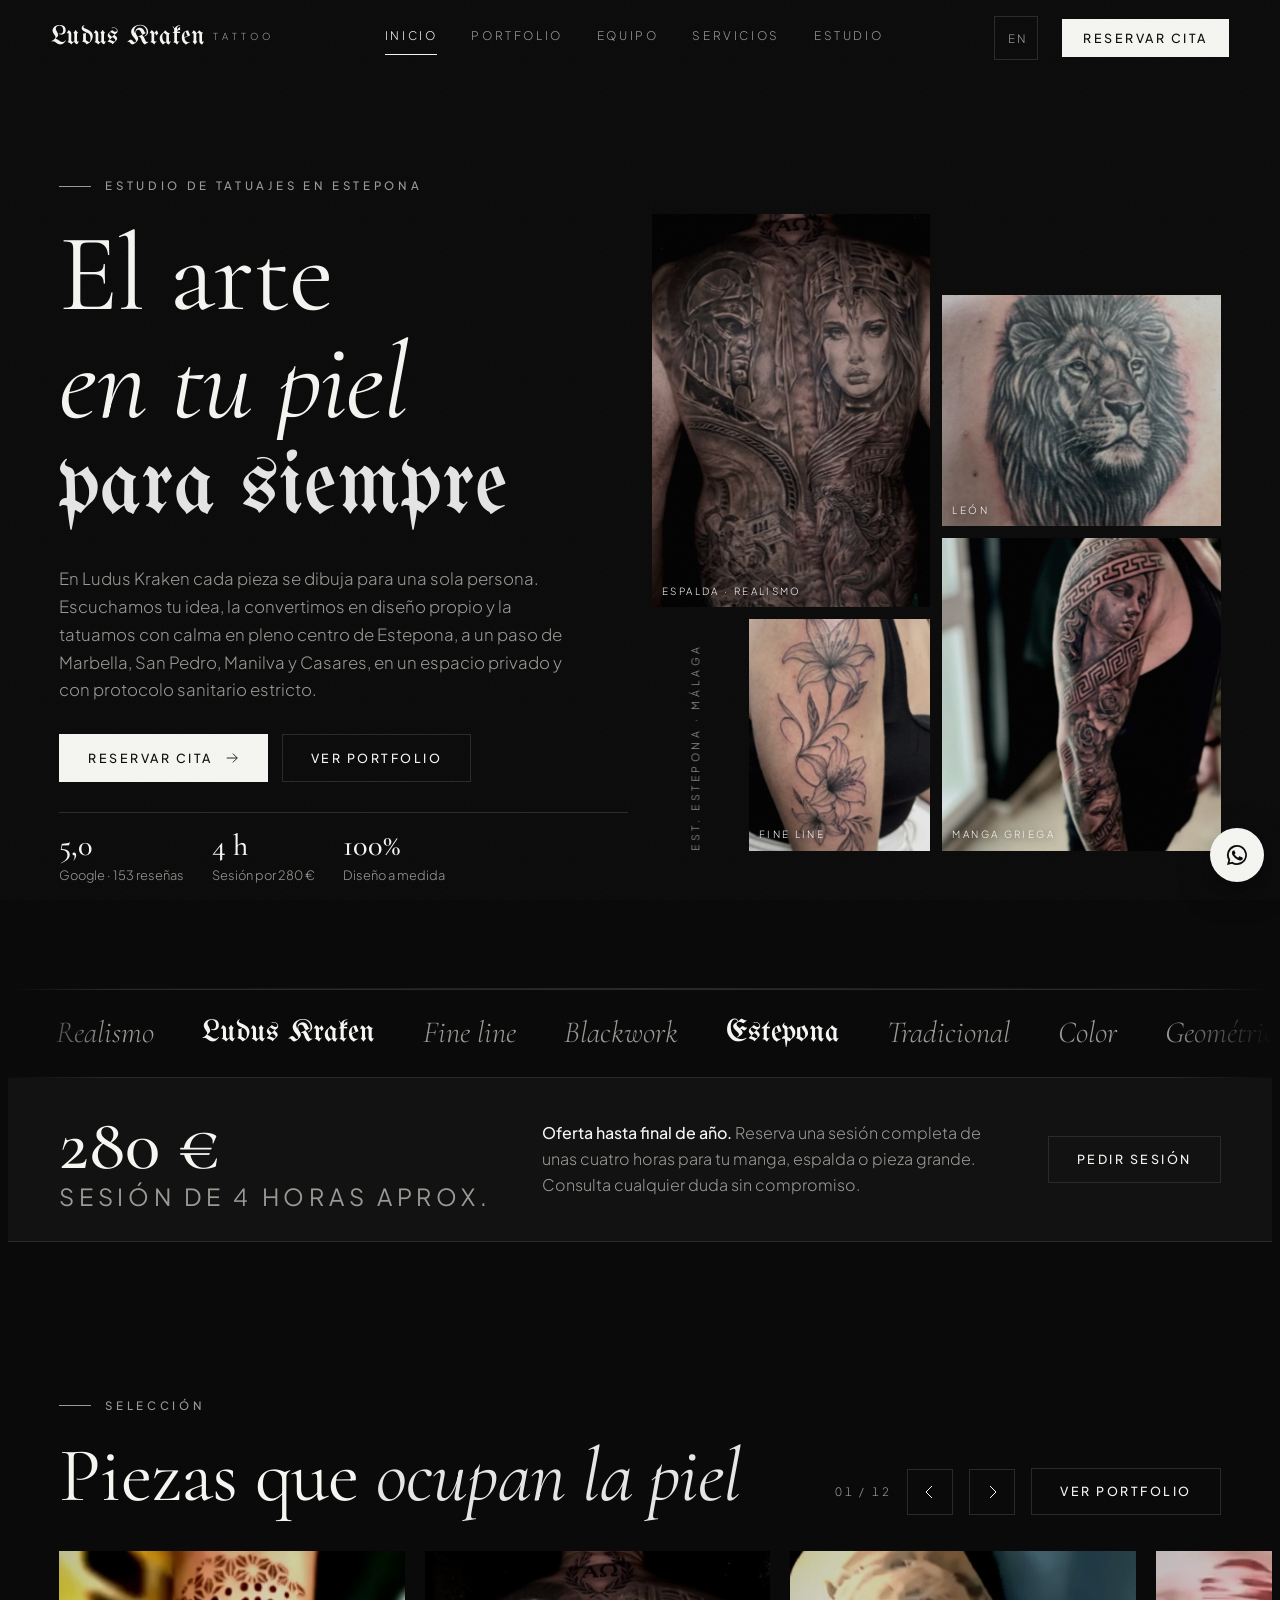
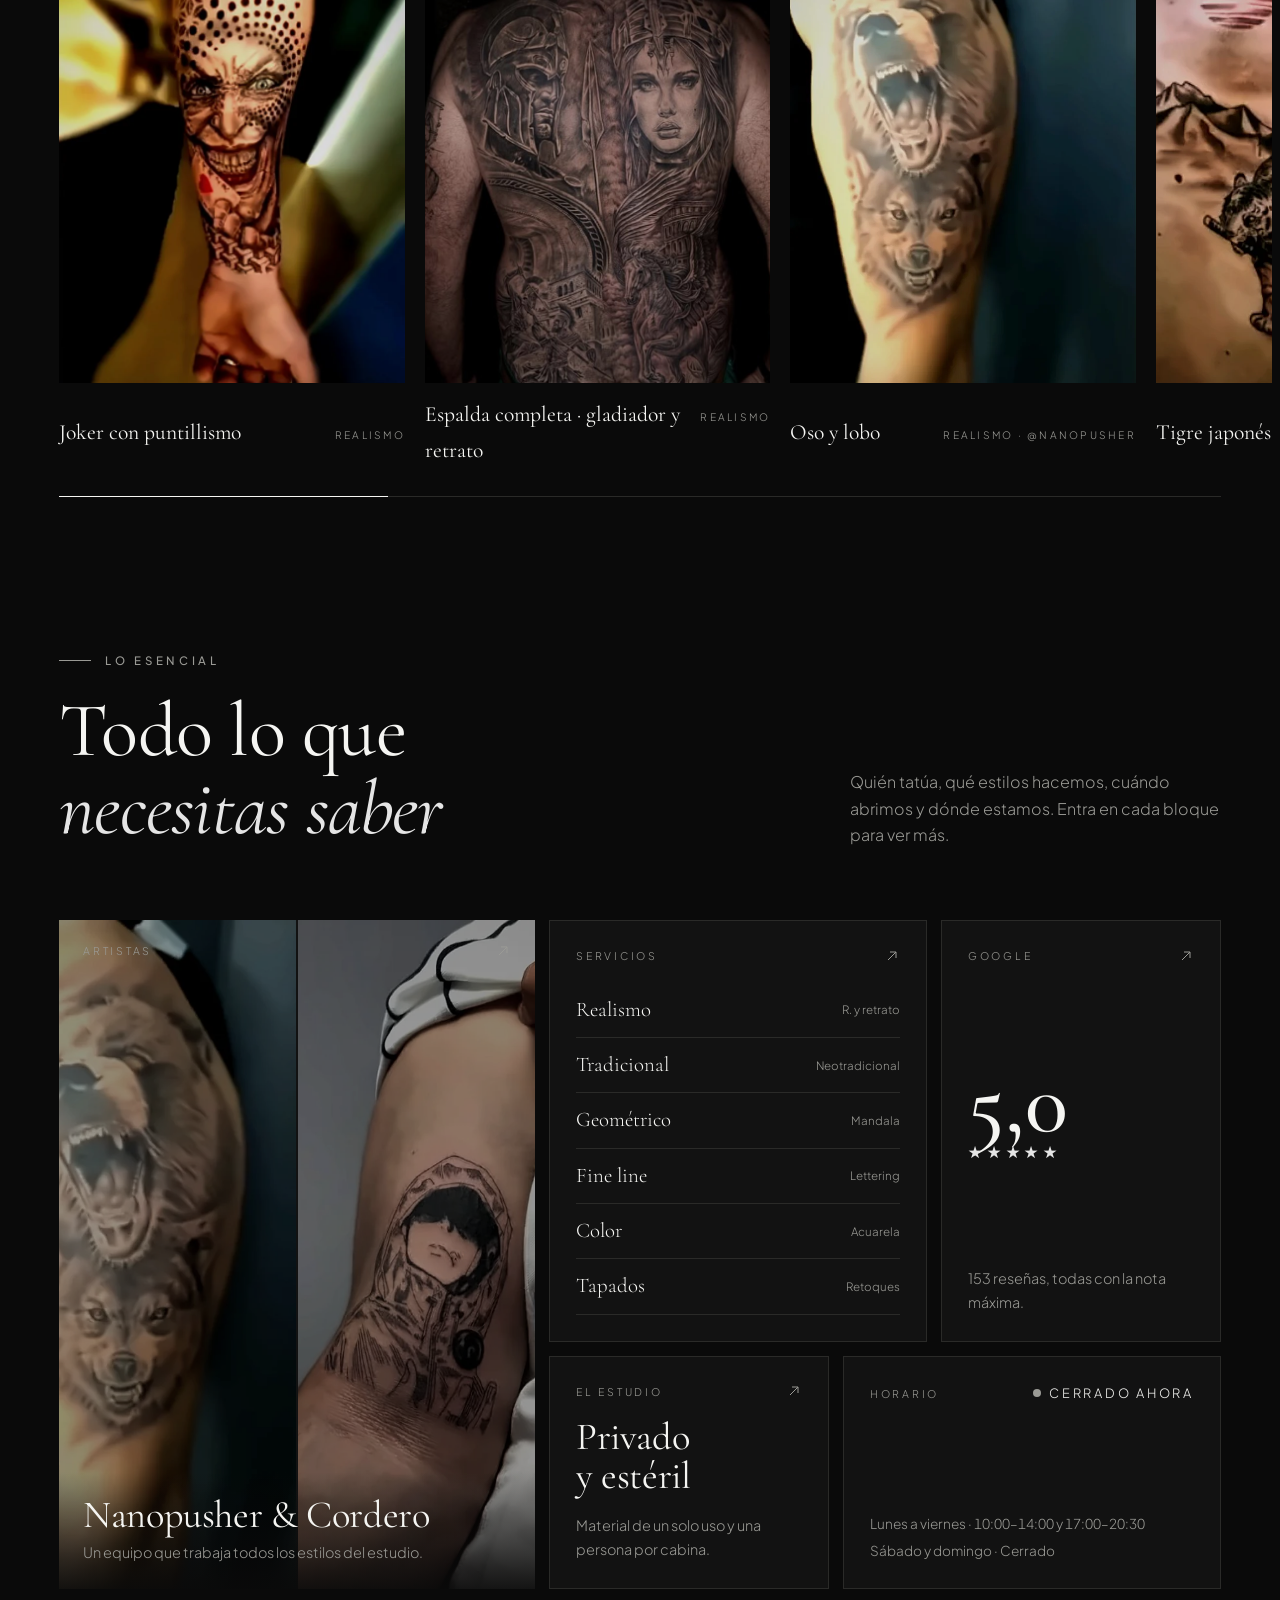
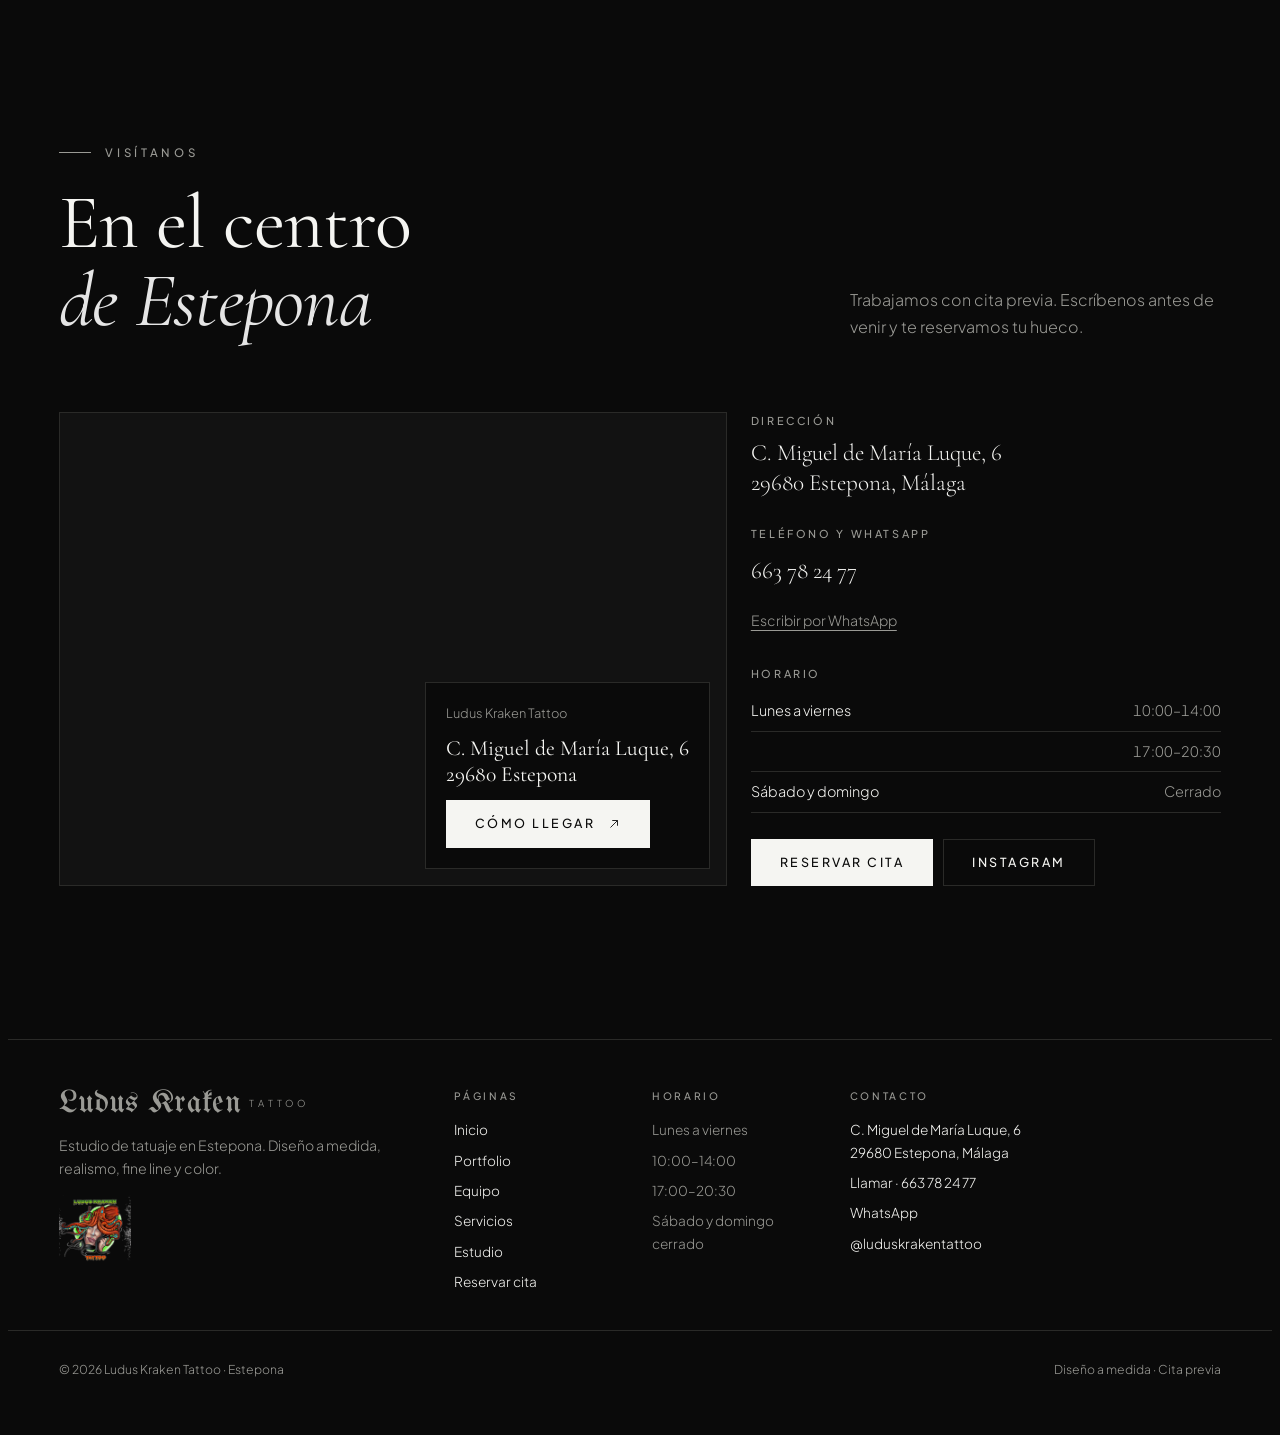
<file: index.html>
<!doctype html>
<html lang="es">
<head>
<meta charset="utf-8">
<meta name="viewport" content="width=device-width, initial-scale=1, viewport-fit=cover">
<title>Estudio de tatuajes en Estepona · Ludus Kraken Tattoo</title>
<meta name="description" content="Estudio de tatuajes en Estepona (Málaga), cerca de Marbella y San Pedro. Realismo, fine line, color y tapados con diseño a medida. Reserva por WhatsApp.">
<link rel="preconnect" href="https://fonts.googleapis.com">
<link rel="preconnect" href="https://fonts.gstatic.com" crossorigin>
<link rel="stylesheet" href="https://fonts.googleapis.com/css2?family=Cormorant+Garamond:ital,wght@0,400;0,500;1,400&family=Plus+Jakarta+Sans:wght@300;400;500&family=UnifrakturMaguntia&display=swap">
<link rel="stylesheet" href="assets/site.css">
<meta name="theme-color" content="#0A0A0A">
<link rel="icon" href="img/favicon-48.png" sizes="48x48" type="image/png">
<link rel="apple-touch-icon" href="img/apple-touch-icon.png">
<meta property="og:title" content="Ludus Kraken Tattoo · Estudio de tatuajes en Estepona">
<meta property="og:description" content="Realismo, fine line y blackwork con diseño a medida. Reserva tu cita por WhatsApp.">
<meta property="og:image" content="img/espalda-gladiador.jpg">
<meta property="og:type" content="website">
<script type="application/ld+json">
{"@context": "https://schema.org", "@type": "TattooParlor", "name": "Ludus Kraken Tattoo", "image": "img/espalda-gladiador.jpg", "telephone": "+34663782477", "address": {"@type": "PostalAddress", "streetAddress": "C. Miguel de María Luque, 6", "postalCode": "29680", "addressLocality": "Estepona", "addressRegion": "Málaga", "addressCountry": "ES"}, "openingHoursSpecification": [{"@type": "OpeningHoursSpecification", "dayOfWeek": ["Monday", "Tuesday", "Wednesday", "Thursday", "Friday"], "opens": "10:00", "closes": "14:00"}, {"@type": "OpeningHoursSpecification", "dayOfWeek": ["Monday", "Tuesday", "Wednesday", "Thursday", "Friday"], "opens": "17:00", "closes": "20:30"}], "sameAs": ["https://www.instagram.com/luduskrakentattoo/"], "priceRange": "€€", "hasMap": "https://www.google.com/maps/search/?api=1&query=Ludus+Kraken+Tattoo+C.+Miguel+de+Mar%C3%ADa+Luque+6+Estepona", "areaServed": ["Estepona", "Marbella", "San Pedro Alcántara", "Manilva", "Casares"]}
</script>

</head>
<body data-page="inicio">
<a class="skip" href="#main">Saltar al contenido</a>
<header class="nav" id="nav">
  <div class="wrap">
    <a href="index.html" class="brand" aria-label="Ludus Kraken Tattoo, inicio">Ludus Kraken<small>TATTOO</small></a>
    <ul id="menu">
      <li><a href="index.html" data-p="inicio">Inicio</a></li>
      <li><a href="portfolio.html" data-p="portfolio">Portfolio</a></li>
      <li><a href="artistas.html" data-p="artistas">Equipo</a></li>
      <li><a href="servicios.html" data-p="servicios">Servicios</a></li>
      <li><a href="estudio.html" data-p="estudio">Estudio</a></li>
    </ul>
    <a class="lang" href="index-en.html" hreflang="en" lang="en" aria-label="English version">EN</a>
    <a href="reservar.html" class="btn btn-solid">Reservar cita</a>
    <span class="progress" id="progress"></span>
    <button class="menu-btn" id="menuBtn" aria-label="Abrir menú" aria-expanded="false" aria-controls="menu"><span></span><span></span></button>
  </div>
</header>

<main id="main" tabindex="-1">
<section class="hero" id="inicio">
  <div class="wrap">
    <div class="hero-copy">
      <h1 class="eyebrow">Estudio de tatuajes en Estepona</h1>
      <div class="slogan"><span><span>El arte</span></span><span><span><em>en tu piel</em></span></span><span class="g"><span>para siempre</span></span></div>
      <p>En Ludus Kraken cada pieza se dibuja para una sola persona. Escuchamos tu idea, la convertimos en diseño propio y la tatuamos con calma en pleno centro de Estepona, a un paso de Marbella, San Pedro, Manilva y Casares, en un espacio privado y con protocolo sanitario estricto.</p>
      <div class="hero-ctas">
        <a href="reservar.html" class="btn btn-solid">Reservar cita <svg viewBox="0 0 16 16" fill="none" stroke="currentColor"><path d="M2 8h12M9 3l5 5-5 5"/></svg></a>
        <a href="portfolio.html" class="btn btn-ghost">Ver portfolio</a>
      </div>
      <div class="hero-meta">
        <div><strong>5,0</strong>Google · 153 reseñas</div>
        <div><strong>4 h</strong>Sesión por 280 €</div>
        <div><strong>100%</strong>Diseño a medida</div>
      </div>
    </div>
    <div class="collage" aria-label="Trabajos destacados">
      <figure><img src="img/espalda-gladiador.jpg" width="764" height="873" fetchpriority="high" alt="Espalda completa realista con gladiador y retrato femenino"><figcaption>Espalda · Realismo</figcaption></figure>
      <figure><img src="img/leon.jpg" width="681" height="840" alt="León realista en negro y gris"><figcaption>León</figcaption></figure>
      <figure><img src="img/manga-griega.jpg" width="717" height="871" alt="Manga con estatua griega y greca"><figcaption>Manga griega</figcaption></figure>
      <figure><img src="img/lirios-hombro.jpg" width="450" height="707" alt="Lirios en línea fina sobre el hombro"><figcaption>Fine line</figcaption></figure>
      <span class="stamp">Est. Estepona · Málaga</span>
    </div>
  </div>
</section>

<div class="ticker" aria-hidden="true"><div class="ticker-track"><span>Realismo</span><span class="g">Ludus Kraken</span><span>Fine line</span><span>Blackwork</span><span class="g">Estepona</span><span>Tradicional</span><span>Color</span><span>Geométrico</span><span>Diseño a medida</span><span class="g">Tattoo</span><span>Realismo</span><span class="g">Ludus Kraken</span><span>Fine line</span><span>Blackwork</span><span class="g">Estepona</span><span>Tradicional</span><span>Color</span><span>Geométrico</span><span>Diseño a medida</span><span class="g">Tattoo</span></div></div>

<aside class="offer" aria-label="Oferta actual">
  <div class="wrap">
    <div class="price">280 €<small>Sesión de 4 horas aprox.</small></div>
    <p><strong>Oferta hasta final de año.</strong> Reserva una sesión completa de unas cuatro horas para tu manga, espalda o pieza grande. Consulta cualquier duda sin compromiso.</p>
    <a class="btn btn-ghost" href="reservar.html">Pedir sesión</a>
  </div>
</aside>

<section class="section pb-0" data-reel>
  <div class="wrap reel-head reveal">
    <div><span class="eyebrow">Selección</span><h2>Piezas que <em>ocupan la piel</em></h2></div>
    <div class="reel-ctrl"><span class="reel-count">01 / 12</span>
      <button class="lb-btn reel-prev" aria-label="Anterior"><svg width="16" height="16" viewBox="0 0 16 16" fill="none" stroke="currentColor"><path d="M10 2L4 8l6 6"/></svg></button>
      <button class="lb-btn reel-next" aria-label="Siguiente"><svg width="16" height="16" viewBox="0 0 16 16" fill="none" stroke="currentColor"><path d="M6 2l6 6-6 6"/></svg></button>
      <a href="portfolio.html" class="btn btn-ghost">Ver portfolio</a>
    </div>
  </div>
  <div class="reel" tabindex="0" data-group="reel" aria-label="Carrusel de piezas, arrastra o usa las flechas">
      <figure class="slide"><button class="frame" data-open="22-joker-puntillismo" aria-label="Ampliar Joker con puntillismo"><img src="img/t/22-joker-puntillismo.webp" width="359" height="480" alt="Joker con puntillismo" loading="lazy" draggable="false"></button><figcaption><b>Joker con puntillismo</b><span>Realismo</span></figcaption></figure><figure class="slide"><button class="frame" data-open="espalda-gladiador" aria-label="Ampliar Espalda completa · gladiador y retrato"><img src="img/espalda-gladiador.jpg" width="764" height="873" alt="Espalda completa · gladiador y retrato" loading="lazy" draggable="false"></button><figcaption><b>Espalda completa · gladiador y retrato</b><span>Realismo</span></figcaption></figure><figure class="slide"><button class="frame" data-open="26-oso-lobo-brazo" aria-label="Ampliar Oso y lobo"><img src="img/t/26-oso-lobo-brazo.webp" width="310" height="480" alt="Oso y lobo" loading="lazy" draggable="false"></button><figcaption><b>Oso y lobo</b><span>Realismo · @nanopusher</span></figcaption></figure><figure class="slide"><button class="frame" data-open="18-tigre-espalda" aria-label="Ampliar Tigre japonés en la espalda"><img src="img/t/18-tigre-espalda.webp" width="439" height="480" alt="Tigre japonés en la espalda" loading="lazy" draggable="false"></button><figcaption><b>Tigre japonés en la espalda</b><span>Ilustrativo</span></figcaption></figure><figure class="slide"><button class="frame" data-open="39-mujer-cartas-rosa" aria-label="Ampliar Mujer, cartas y rosa"><img src="img/t/39-mujer-cartas-rosa.webp" width="280" height="480" alt="Mujer, cartas y rosa" loading="lazy" draggable="false"></button><figcaption><b>Mujer, cartas y rosa</b><span>Realismo</span></figcaption></figure><figure class="slide"><button class="frame" data-open="manga-griega" aria-label="Ampliar Manga griega con greca"><img src="img/manga-griega.jpg" width="717" height="871" alt="Manga griega con greca" loading="lazy" draggable="false"></button><figcaption><b>Manga griega con greca</b><span>Realismo</span></figcaption></figure><figure class="slide"><button class="frame" data-open="16-catrina-mandala" aria-label="Ampliar Catrina con mandala"><img src="img/t/16-catrina-mandala.webp" width="464" height="480" alt="Catrina con mandala" loading="lazy" draggable="false"></button><figcaption><b>Catrina con mandala</b><span>Realismo</span></figcaption></figure><figure class="slide"><button class="frame" data-open="05-escafandra-hombro" aria-label="Ampliar Escafandra con lema"><img src="img/t/05-escafandra-hombro.webp" width="384" height="480" alt="Escafandra con lema" loading="lazy" draggable="false"></button><figcaption><b>Escafandra con lema</b><span>Ilustrativo</span></figcaption></figure><figure class="slide"><button class="frame" data-open="15-luna-calavera" aria-label="Ampliar Luna, calavera y columpio"><img src="img/t/15-luna-calavera.webp" width="357" height="480" alt="Luna, calavera y columpio" loading="lazy" draggable="false"></button><figcaption><b>Luna, calavera y columpio</b><span>Realismo</span></figcaption></figure><figure class="slide"><button class="frame" data-open="23-tomate-realista" aria-label="Ampliar Tomate hiperrealista"><img src="img/t/23-tomate-realista.webp" width="360" height="480" alt="Tomate hiperrealista" loading="lazy" draggable="false"></button><figcaption><b>Tomate hiperrealista</b><span>Color · @nanopusher</span></figcaption></figure><figure class="slide"><button class="frame" data-open="manga-aguila" aria-label="Ampliar Manga con águila"><img src="img/manga-aguila.jpg" width="637" height="888" alt="Manga con águila" loading="lazy" draggable="false"></button><figcaption><b>Manga con águila</b><span>Realismo</span></figcaption></figure><figure class="slide"><button class="frame" data-open="41-ositos-yin-yang" aria-label="Ampliar Ositos en yin-yang"><img src="img/t/41-ositos-yin-yang.webp" width="480" height="457" alt="Ositos en yin-yang" loading="lazy" draggable="false"></button><figcaption><b>Ositos en yin-yang</b><span>Color</span></figcaption></figure>
  </div>
  <div class="reel-bar"><div><i></i></div></div>
</section>

<section class="section pb-0">
  <div class="wrap">
    <div class="section-head reveal">
      <div><span class="eyebrow">Lo esencial</span><h2>Todo lo que <em>necesitas saber</em></h2></div>
      <p class="lead">Quién tatúa, qué estilos hacemos, cuándo abrimos y dónde estamos. Entra en cada bloque para ver más.</p>
    </div>
    <div class="bento">
      <a class="tile img t-artists reveal" href="artistas.html">
        <div class="pair"><div><img src="img/t/26-oso-lobo-brazo.webp" width="310" height="480" alt="Oso y lobo" loading="lazy" draggable="false"></div><div><img src="img/t/38-retrato-capucha.webp" width="389" height="480" alt="Retrato con capucha" loading="lazy" draggable="false"></div></div>
        <span class="k">Artistas <svg viewBox="0 0 16 16" fill="none" stroke="currentColor"><path d="M4 12L12 4M6 4h6v6"/></svg></span>
        <div class="over"><h3>Nanopusher &amp; Cordero</h3><p>Un equipo que trabaja todos los estilos del estudio.</p></div>
      </a>
      <a class="tile t-services reveal" href="servicios.html"><span class="k">Servicios <svg viewBox="0 0 16 16" fill="none" stroke="currentColor"><path d="M4 12L12 4M6 4h6v6"/></svg></span><ul><li>Realismo<span>R. y retrato</span></li><li>Tradicional<span>Neotradicional</span></li><li>Geométrico<span>Mandala</span></li><li>Fine line<span>Lettering</span></li><li>Color<span>Acuarela</span></li><li>Tapados<span>Retoques</span></li></ul></a>
      <a class="tile t-rating reveal" href="https://www.google.com/maps/search/?api=1&amp;query=Ludus+Kraken+Tattoo+C.+Miguel+de+Mar%C3%ADa+Luque+6+Estepona" target="_blank" rel="noopener"><span class="k">Google <svg viewBox="0 0 16 16" fill="none" stroke="currentColor"><path d="M4 12L12 4M6 4h6v6"/></svg></span><div><div class="big">5,0</div><div class="stars" aria-hidden="true">★★★★★</div></div><p>153 reseñas, todas con la nota máxima.</p></a>
      <a class="tile t-studio reveal" href="estudio.html"><span class="k">El estudio <svg viewBox="0 0 16 16" fill="none" stroke="currentColor"><path d="M4 12L12 4M6 4h6v6"/></svg></span><h3>Privado y estéril</h3><p>Material de un solo uso y una persona por cabina.</p></a>
      <div class="tile t-hours reveal"><span class="k">Horario <span class="now" data-now></span></span><div class="rows"><span>Lunes a viernes · 10:00–14:00 y 17:00–20:30</span><span>Sábado y domingo · Cerrado</span></div></div>
    </div>
  </div>
</section>

<section class="section" id="visitanos">
  <div class="wrap">
    <div class="section-head reveal">
      <div><span class="eyebrow">Visítanos</span><h2>En el centro <em>de Estepona</em></h2></div>
      <p class="lead">Trabajamos con cita previa. Escríbenos antes de venir y te reservamos tu hueco.</p>
    </div>
    <div class="visit">
      <div class="mapbox reveal" data-map>
      <div class="map-fallback" aria-hidden="true">
        <svg viewBox="0 0 800 500" preserveAspectRatio="xMidYMid slice">
          <path class="sea" d="M0 430 C160 400 300 470 470 440 S720 400 800 420 V500 H0Z"/>
          <path class="coast" d="M0 430 C160 400 300 470 470 440 S720 400 800 420"/>
          <path class="road main" d="M-10 360 C200 330 420 380 820 300"/>
          <path class="road main" d="M430 -10 C440 140 470 260 455 520"/>
          <path class="road" d="M0 120 L800 160 M0 230 L800 250 M120 0 L170 500 M260 0 L300 500 M600 0 L560 500 M700 0 L690 500 M0 60 L380 90 M520 40 L800 70"/>
          <path class="road" d="M330 120 L520 140 L510 260 L320 245 Z"/>
          <text class="lbl" x="40" y="470">MAR MEDITERRÁNEO</text>
          <text class="lbl" x="500" y="110">ESTEPONA</text>
        </svg>
        <span class="pin"></span>
      </div>
      <div class="map-card"><span>Ludus Kraken Tattoo</span><b>C. Miguel de María Luque, 6<br>29680 Estepona</b><a class="btn btn-solid self-start" href="https://www.google.com/maps/search/?api=1&amp;query=Ludus+Kraken+Tattoo+C.+Miguel+de+Mar%C3%ADa+Luque+6+Estepona" target="_blank" rel="noopener">Cómo llegar <svg viewBox="0 0 16 16" fill="none" stroke="currentColor"><path d="M4 12L12 4M6 4h6v6"/></svg></a></div>
    </div>
      <div class="vinfo reveal">
        <div class="info-block"><span class="lbl">Dirección</span><a href="https://www.google.com/maps/search/?api=1&amp;query=Ludus+Kraken+Tattoo+C.+Miguel+de+Mar%C3%ADa+Luque+6+Estepona" target="_blank" rel="noopener">C. Miguel de María Luque, 6<br>29680 Estepona, Málaga</a></div>
        <div class="info-block"><span class="lbl">Teléfono y WhatsApp</span><a href="tel:+34663782477">663 78 24 77</a><a class="sub-link" href="https://wa.me/34663782477" target="_blank" rel="noopener">Escribir por WhatsApp</a></div>
        <div class="info-block"><span class="lbl">Horario</span><table class="hours"><tr><td>Lunes a viernes</td><td>10:00–14:00</td></tr><tr><td></td><td>17:00–20:30</td></tr><tr class="closed"><td>Sábado y domingo</td><td>Cerrado</td></tr></table></div>
        <div class="socials"><a class="btn btn-solid" href="reservar.html">Reservar cita</a><a class="btn btn-ghost" href="https://www.instagram.com/luduskrakentattoo/" target="_blank" rel="noopener">Instagram</a></div>
      </div>
    </div>
  </div>
</section>
</main>

<footer>
  <div class="wrap foot">
    <div class="f-brand"><a href="index.html" class="brand">Ludus Kraken<small>TATTOO</small></a><span class="footer-tagline">Estudio de tatuaje en Estepona. Diseño a medida, realismo, fine line y color.</span><img class="logo-72" src="img/logo-sm.png" alt="Logotipo de Ludus Kraken Tattoo" width="72" height="68" loading="lazy"></div>
    <div class="f-col"><b>Páginas</b><a href="index.html">Inicio</a><a href="portfolio.html">Portfolio</a><a href="artistas.html">Equipo</a><a href="servicios.html">Servicios</a><a href="estudio.html">Estudio</a><a href="reservar.html">Reservar cita</a></div>
    <div class="f-col"><b>Horario</b><span>Lunes a viernes</span><span>10:00–14:00</span><span>17:00–20:30</span><span>Sábado y domingo cerrado</span></div>
    <div class="f-col"><b>Contacto</b><a href="https://www.google.com/maps/search/?api=1&amp;query=Ludus+Kraken+Tattoo+C.+Miguel+de+Mar%C3%ADa+Luque+6+Estepona" target="_blank" rel="noopener">C. Miguel de María Luque, 6<br>29680 Estepona, Málaga</a><a href="tel:+34663782477">Llamar · 663 78 24 77</a><a href="https://wa.me/34663782477" target="_blank" rel="noopener">WhatsApp</a><a href="https://www.instagram.com/luduskrakentattoo/" target="_blank" rel="noopener">@luduskrakentattoo</a></div>
  </div>
  <div class="wrap bottom"><span>© 2026 Ludus Kraken Tattoo · Estepona</span><span>Diseño a medida · Cita previa</span></div>
</footer>

<nav class="mobile-bar" aria-label="Acciones rápidas"><a class="btn btn-ghost" href="https://wa.me/34663782477" target="_blank" rel="noopener">WhatsApp</a><a class="btn btn-solid" href="reservar.html">Reservar cita</a></nav>

<aside aria-label="Contacto rápido por WhatsApp"><a class="wa-float" href="https://wa.me/34663782477" target="_blank" rel="noopener" aria-label="Escribir por WhatsApp"><svg viewBox="0 0 24 24" fill="currentColor"><path d="M12 2a10 10 0 00-8.6 15.1L2 22l5-1.3A10 10 0 1012 2zm0 18.2a8.2 8.2 0 01-4.2-1.2l-.3-.2-3 .8.8-2.9-.2-.3A8.2 8.2 0 1112 20.2zm4.5-6.1c-.2-.1-1.5-.7-1.7-.8s-.4-.1-.6.1-.7.8-.8 1-.3.2-.5.1a6.7 6.7 0 01-3.3-2.9c-.3-.4.3-.4.8-1.4a.5.5 0 000-.5l-.8-1.8c-.2-.5-.4-.4-.6-.4h-.5a1 1 0 00-.7.3 3 3 0 00-.9 2.2 5.2 5.2 0 001.1 2.8 11.9 11.9 0 004.6 4c1.7.7 2.3.8 3.2.6a2.7 2.7 0 001.8-1.2 2.2 2.2 0 00.1-1.3c0-.1-.2-.2-.4-.3z"/></svg></a></aside>

<div class="lightbox" id="lightbox" role="dialog" aria-modal="true" aria-label="Vista ampliada" aria-hidden="true">
  <div class="lb-bar"><span id="lbCount"></span><span class="lb-hint">Toca la imagen para ver el detalle</span><button class="lb-btn" id="lbClose" aria-label="Cerrar"><svg width="16" height="16" viewBox="0 0 16 16" fill="none" stroke="currentColor"><path d="M2 2l12 12M14 2L2 14"/></svg></button></div>
  <div class="lb-stage" id="lbStage"><img id="lbImg" alt=""></div>
  <div class="lb-bar"><span class="lb-cap" id="lbCap"></span><div class="lb-nav"><button class="lb-btn" id="lbPrev" aria-label="Anterior"><svg width="16" height="16" viewBox="0 0 16 16" fill="none" stroke="currentColor"><path d="M10 2L4 8l6 6"/></svg></button><button class="lb-btn" id="lbNext" aria-label="Siguiente"><svg width="16" height="16" viewBox="0 0 16 16" fill="none" stroke="currentColor"><path d="M6 2l6 6-6 6"/></svg></button></div></div>
</div>

<script src="assets/works.js"></script>
<script src="assets/site.js"></script>
</body>
</html>
</file>
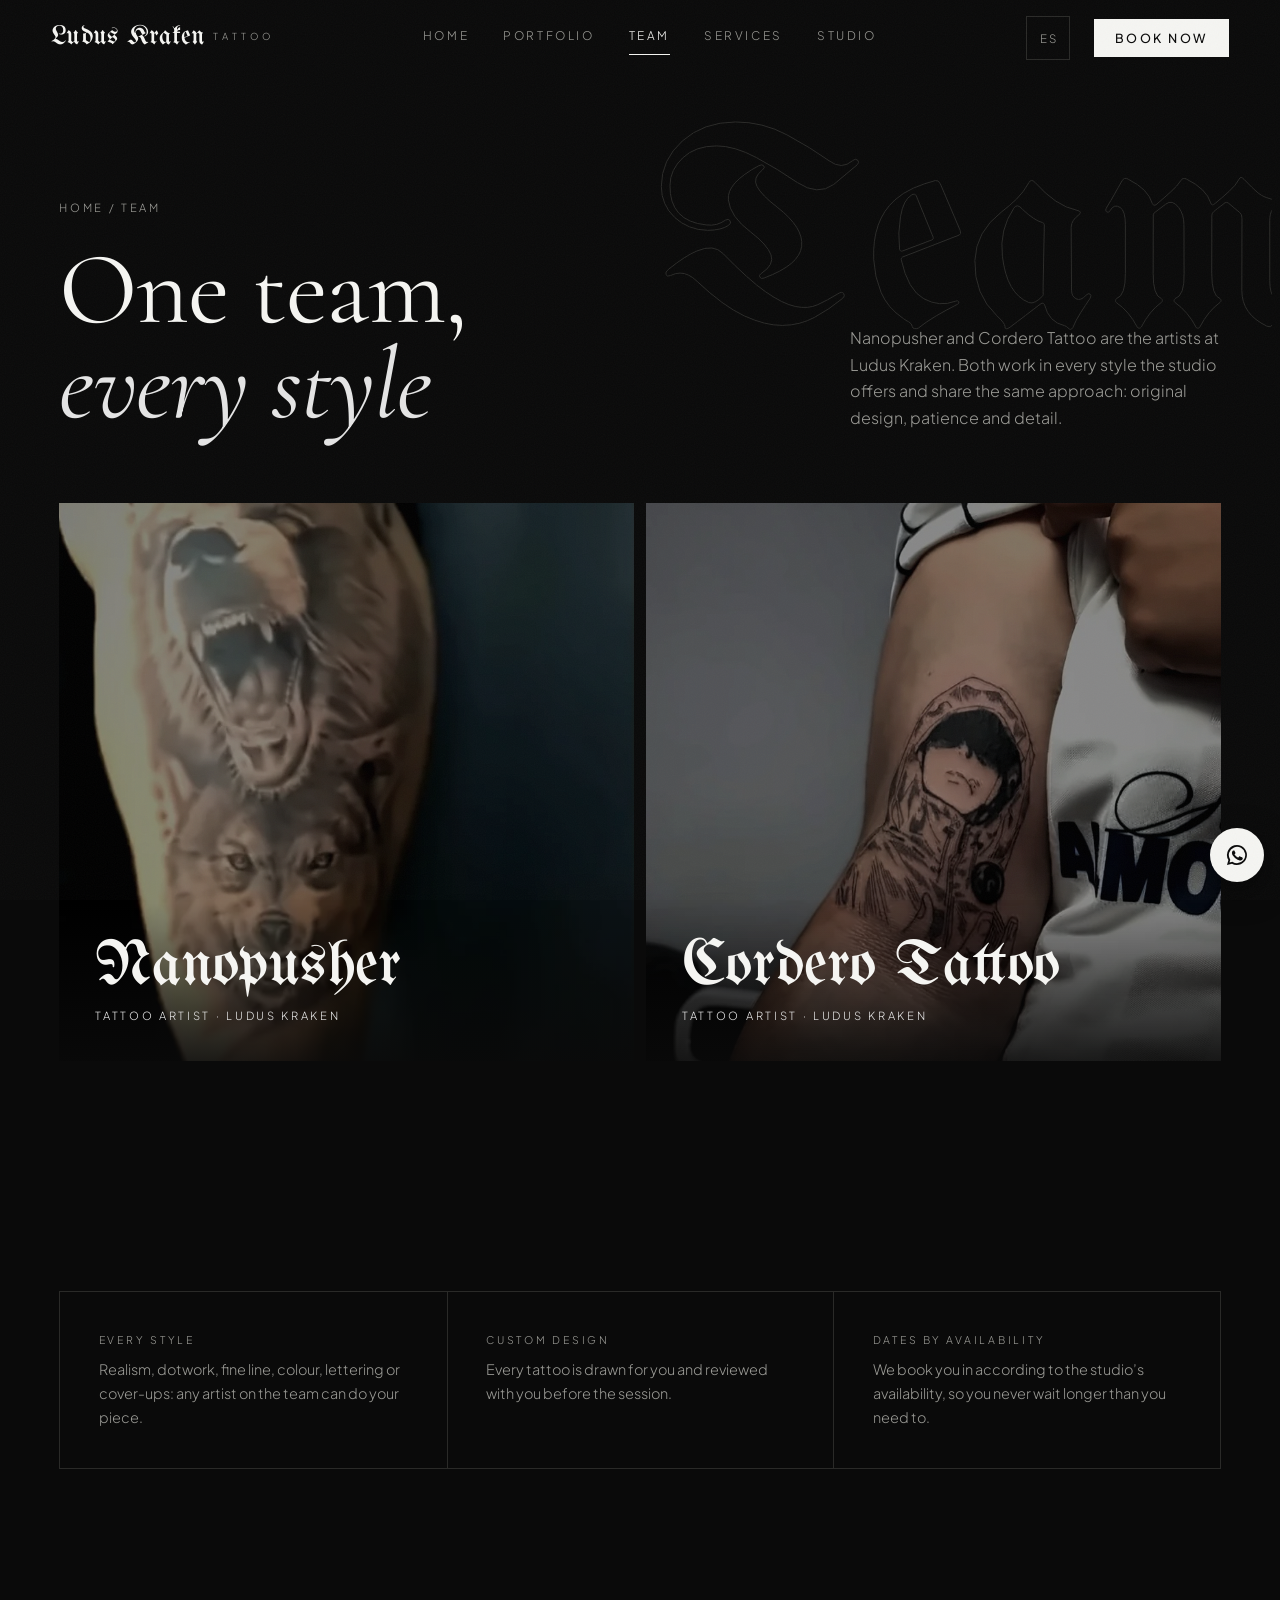
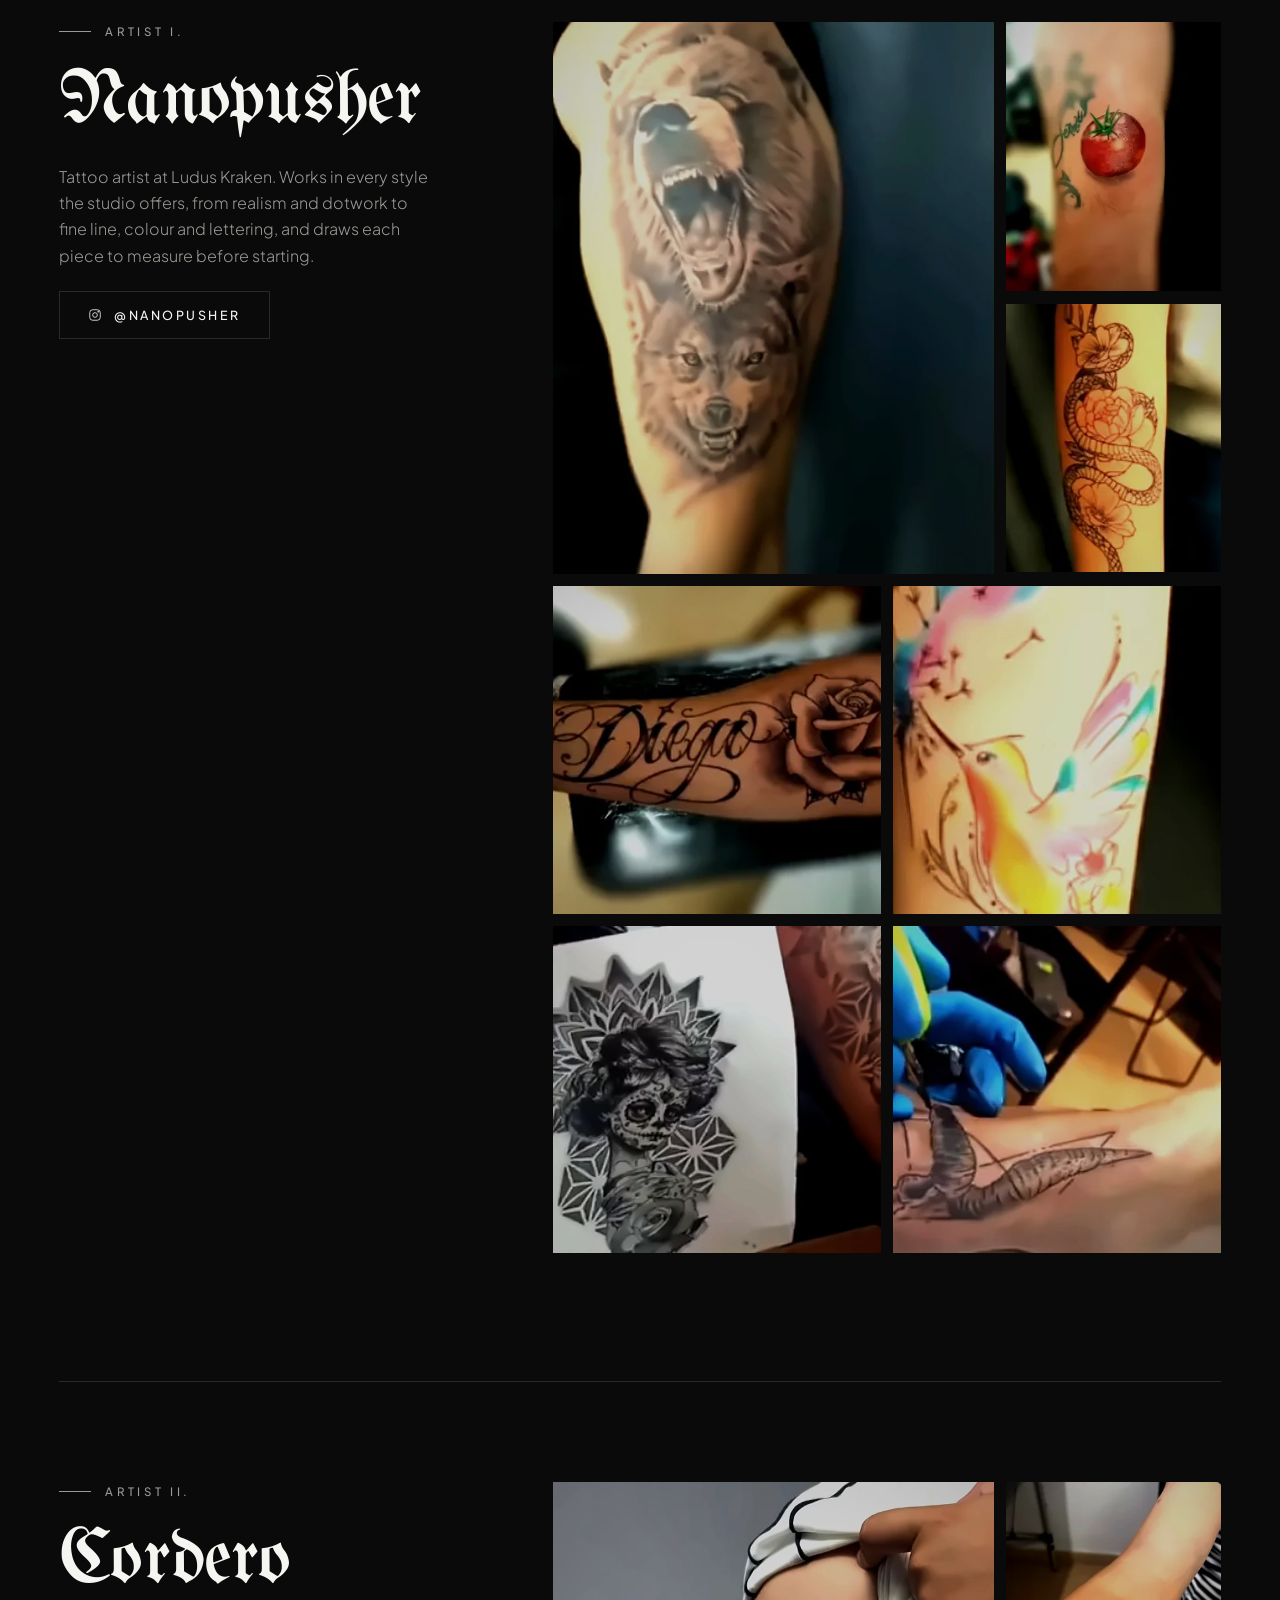
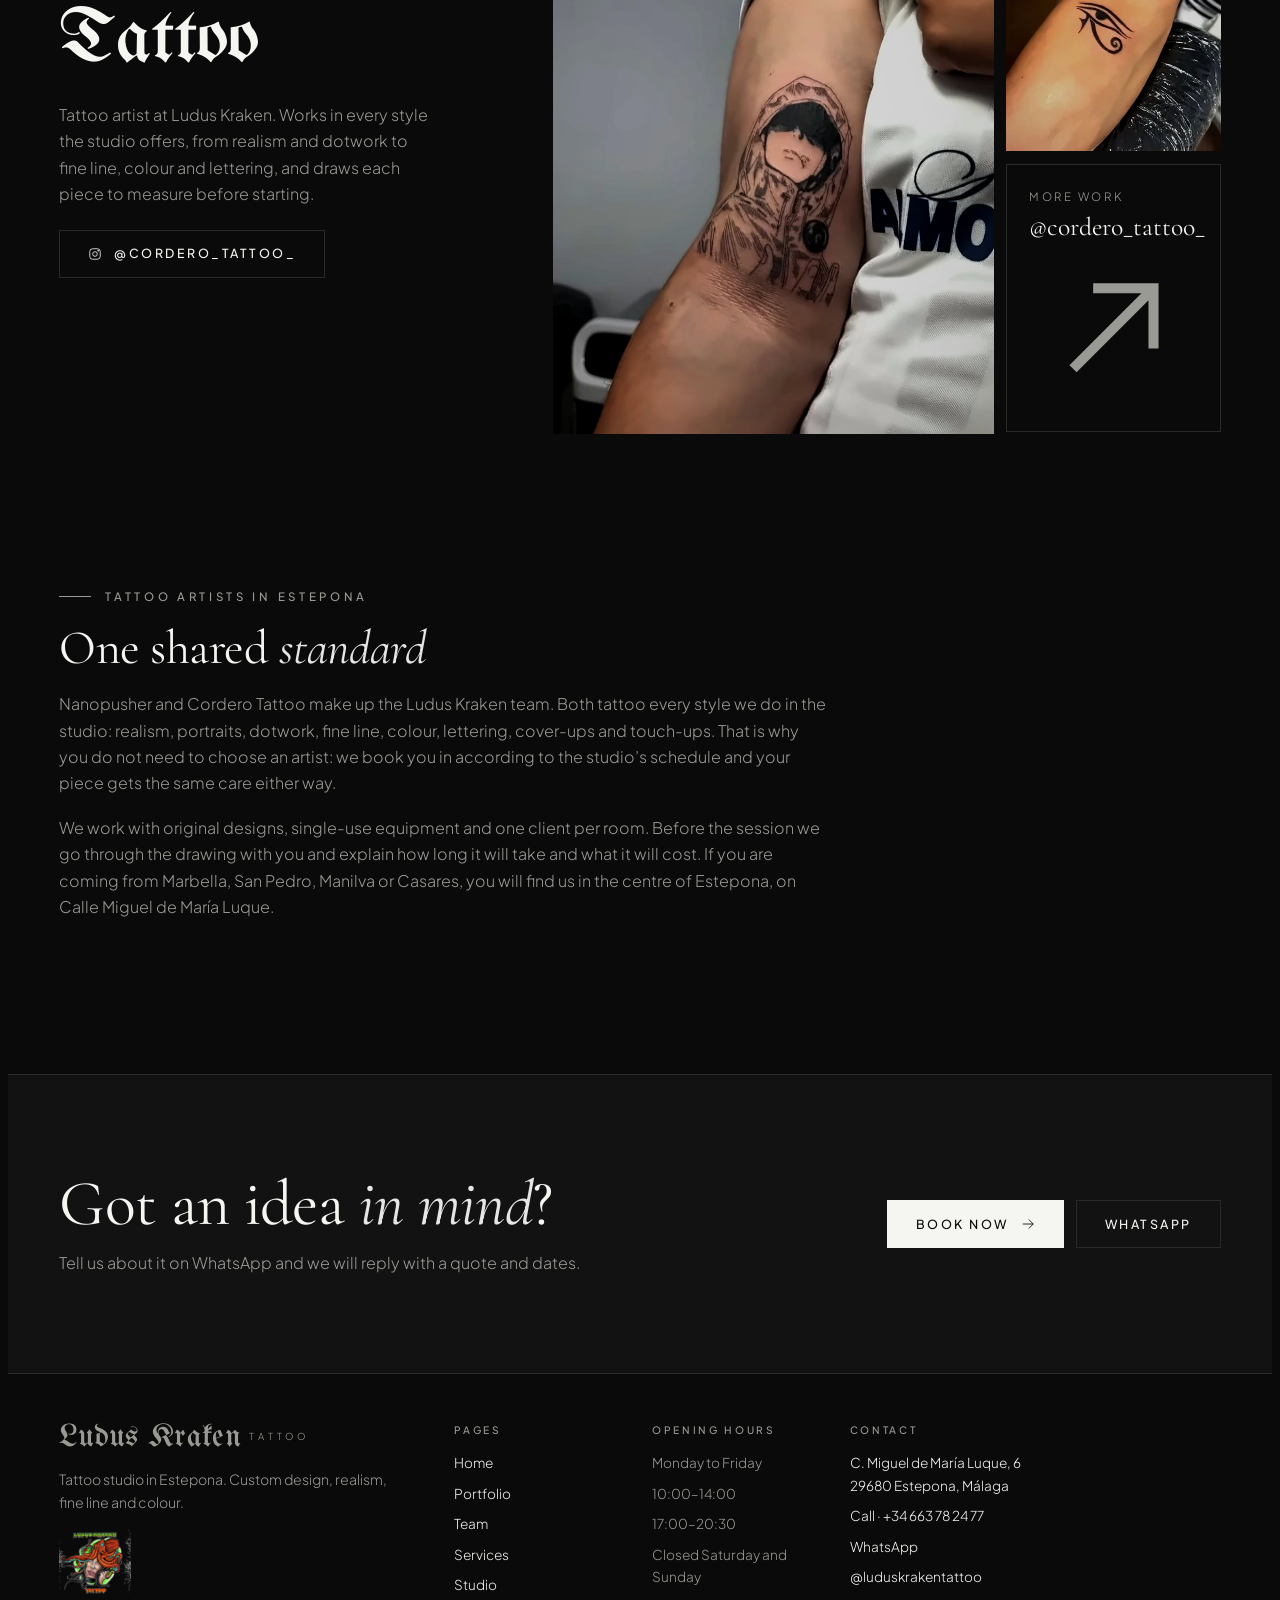
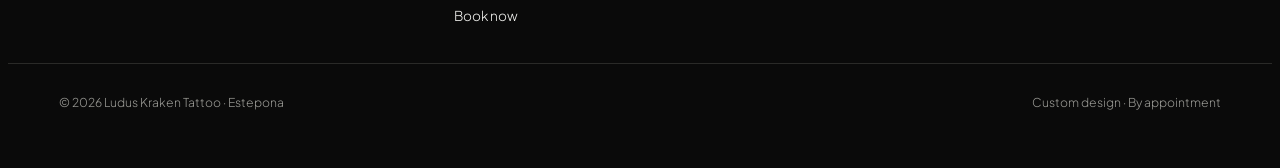
<file: artistas-en.html>
<!doctype html>
<html lang="en">
<head>
<meta charset="utf-8">
<meta name="viewport" content="width=device-width, initial-scale=1, viewport-fit=cover">
<title>Team · Tattoo artists in Estepona · Ludus Kraken Tattoo</title>
<meta name="description" content="Nanopusher and Cordero Tattoo, the tattoo artists at Ludus Kraken in Estepona. Every style, custom designed.">
<link rel="preconnect" href="https://fonts.googleapis.com">
<link rel="preconnect" href="https://fonts.gstatic.com" crossorigin>
<link rel="stylesheet" href="https://fonts.googleapis.com/css2?family=Cormorant+Garamond:ital,wght@0,400;0,500;1,400&family=Plus+Jakarta+Sans:wght@300;400;500&family=UnifrakturMaguntia&display=swap">
<link rel="stylesheet" href="assets/site.css">
<meta name="theme-color" content="#0A0A0A">
<link rel="icon" href="img/favicon-48.png" sizes="48x48" type="image/png">
<link rel="apple-touch-icon" href="img/apple-touch-icon.png">
<meta property="og:title" content="Team · Tattoo artists in Estepona · Ludus Kraken Tattoo">
<meta property="og:description" content="Nanopusher and Cordero Tattoo, the tattoo artists at Ludus Kraken in Estepona. Every style, custom designed.">
<meta property="og:image" content="img/espalda-gladiador.jpg">
<meta property="og:type" content="website">
</head>
<body data-page="artistas">
<a class="skip" href="#main">Skip to content</a>
<header class="nav" id="nav">
  <div class="wrap">
    <a href="index-en.html" class="brand" aria-label="Ludus Kraken Tattoo, home">Ludus Kraken<small>TATTOO</small></a>
    <ul id="menu">
      <li><a href="index-en.html" data-p="inicio">Home</a></li>
      <li><a href="portfolio-en.html" data-p="portfolio">Portfolio</a></li>
      <li><a href="artistas-en.html" data-p="artistas">Team</a></li>
      <li><a href="servicios-en.html" data-p="servicios">Services</a></li>
      <li><a href="estudio-en.html" data-p="estudio">Studio</a></li>
    </ul>
    <a class="lang" href="artistas.html" hreflang="es" lang="es" aria-label="Versión en español">ES</a>
    <a href="reservar-en.html" class="btn btn-solid">Book now</a>
    <span class="progress" id="progress"></span>
    <button class="menu-btn" id="menuBtn" aria-label="Open menu" aria-expanded="false" aria-controls="menu"><span></span><span></span></button>
  </div>
</header>

<main id="main" tabindex="-1">
<section class="page-hero">
  <span class="ghost" aria-hidden="true">Team</span>
  <div class="wrap">
    <div class="ph-copy"><span class="crumbs"><a href="index-en.html">Home</a> / Team</span><h1>One team, <em>every style</em></h1></div>
    <div class="ph-side"><p>Nanopusher and Cordero Tattoo are the artists at Ludus Kraken. Both work in every style the studio offers and share the same approach: original design, patience and detail.</p></div>
  </div>
  <div class="wrap mt-intro">
    <div class="panels reveal">
      <a class="panel" href="#nanopusher"><img src="img/t/26-oso-lobo-brazo.webp" width="310" height="480" alt="Bear and wolf" draggable="false"><span class="pl"><b>Nanopusher</b><span>Tattoo artist · Ludus Kraken</span></span></a>
      <a class="panel" href="#cordero"><img src="img/t/38-retrato-capucha.webp" width="389" height="480" alt="Hooded portrait" draggable="false"><span class="pl"><b>Cordero Tattoo</b><span>Tattoo artist · Ludus Kraken</span></span></a>
    </div>
  </div>
</section>

<section class="section pb-0">
  <div class="wrap">
    <div class="price-band reveal"><div><span class="k">Every style</span><p>Realism, dotwork, fine line, colour, lettering or cover-ups: any artist on the team can do your piece.</p></div><div><span class="k">Custom design</span><p>Every tattoo is drawn for you and reviewed with you before the session.</p></div><div><span class="k">Dates by availability</span><p>We book you in according to the studio’s availability, so you never wait longer than you need to.</p></div></div>
  </div>
</section>

<section class="section">
  <div class="wrap">
    <article class="chapter" id="nanopusher">
      <div class="ch-info reveal">
        <span class="eyebrow">Artist i.</span>
        <h2>Nanopusher</h2>
        <p>Tattoo artist at Ludus Kraken. Works in every style the studio offers, from realism and dotwork to fine line, colour and lettering, and draws each piece to measure before starting.</p>
        <div class="socials"><a class="btn btn-ghost" href="https://www.instagram.com/nanopusher/" target="_blank" rel="noopener"><svg viewBox="0 0 24 24" fill="none" stroke="currentColor" stroke-width="1.4" width="16" height="16"><rect x="3" y="3" width="18" height="18" rx="5"/><circle cx="12" cy="12" r="4"/><circle cx="17.5" cy="6.5" r=".8" fill="currentColor"/></svg> @nanopusher</a></div>
      </div>
      <div class="ch-works reveal" data-group="nanopusher"><button class="w-a" data-open="26-oso-lobo-brazo" aria-label="Enlarge Bear and wolf"><img src="img/t/26-oso-lobo-brazo-thumb.webp" srcset="img/t/26-oso-lobo-brazo-thumb.webp 310w, img/t/26-oso-lobo-brazo.webp 668w" sizes="(max-width:640px) 90vw, 520px" width="310" height="480" alt="Bear and wolf" loading="lazy" draggable="false"></button><button class="w-b" data-open="23-tomate-realista" aria-label="Enlarge Hyperrealistic tomato"><img src="img/t/23-tomate-realista-thumb.webp" srcset="img/t/23-tomate-realista-thumb.webp 360w, img/t/23-tomate-realista.webp 768w" sizes="(max-width:640px) 45vw, 260px" width="360" height="480" alt="Hyperrealistic tomato" loading="lazy" draggable="false"></button><button class="w-b" data-open="25-serpiente-flores" aria-label="Enlarge Snake with peony"><img src="img/t/25-serpiente-flores-thumb.webp" srcset="img/t/25-serpiente-flores-thumb.webp 308w, img/t/25-serpiente-flores.webp 428w" sizes="(max-width:640px) 45vw, 260px" width="308" height="480" alt="Snake with peony" loading="lazy" draggable="false"></button><button class="w-c" data-open="24-diego-rosa" aria-label="Enlarge Chicano lettering with rose"><img src="img/t/24-diego-rosa-thumb.webp" srcset="img/t/24-diego-rosa-thumb.webp 480w, img/t/24-diego-rosa.webp 828w" sizes="(max-width:640px) 45vw, 380px" width="480" height="358" alt="Chicano lettering with rose" loading="lazy" draggable="false"></button><button class="w-c" data-open="06-colibri-acuarela" aria-label="Enlarge Watercolour hummingbird"><img src="img/t/06-colibri-acuarela-thumb.webp" srcset="img/t/06-colibri-acuarela-thumb.webp 210w, img/t/06-colibri-acuarela.webp 354w" sizes="(max-width:640px) 45vw, 380px" width="210" height="480" alt="Watercolour hummingbird" loading="lazy" draggable="false"></button><button class="w-c" data-open="14-catrina-boceto" aria-label="Enlarge From sketch to skin"><img src="img/t/14-catrina-boceto-thumb.webp" srcset="img/t/14-catrina-boceto-thumb.webp 285w, img/t/14-catrina-boceto.webp 652w" sizes="(max-width:640px) 45vw, 380px" width="285" height="480" alt="From sketch to skin" loading="lazy" draggable="false"></button><button class="w-c" data-open="09-pajaro-en-proceso" aria-label="Enlarge Session in progress"><img src="img/t/09-pajaro-en-proceso-thumb.webp" srcset="img/t/09-pajaro-en-proceso-thumb.webp 480w, img/t/09-pajaro-en-proceso.webp 762w" sizes="(max-width:640px) 45vw, 380px" width="480" height="351" alt="Session in progress" loading="lazy" draggable="false"></button></div>
    </article>
    <article class="chapter" id="cordero">
      <div class="ch-info reveal">
        <span class="eyebrow">Artist ii.</span>
        <h2>Cordero Tattoo</h2>
        <p>Tattoo artist at Ludus Kraken. Works in every style the studio offers, from realism and dotwork to fine line, colour and lettering, and draws each piece to measure before starting.</p>
        <div class="socials"><a class="btn btn-ghost" href="https://www.instagram.com/cordero_tattoo_/" target="_blank" rel="noopener"><svg viewBox="0 0 24 24" fill="none" stroke="currentColor" stroke-width="1.4" width="16" height="16"><rect x="3" y="3" width="18" height="18" rx="5"/><circle cx="12" cy="12" r="4"/><circle cx="17.5" cy="6.5" r=".8" fill="currentColor"/></svg> @cordero_tattoo_</a></div>
      </div>
      <div class="ch-works reveal" data-group="cordero"><button class="w-a" data-open="38-retrato-capucha" aria-label="Enlarge Hooded portrait"><img src="img/t/38-retrato-capucha-thumb.webp" srcset="img/t/38-retrato-capucha-thumb.webp 389w, img/t/38-retrato-capucha.webp 838w" sizes="(max-width:640px) 90vw, 520px" width="389" height="480" alt="Hooded portrait" loading="lazy" draggable="false"></button><button class="w-b" data-open="35-ojo-horus" aria-label="Enlarge Eye of Horus"><img src="img/t/35-ojo-horus-thumb.webp" srcset="img/t/35-ojo-horus-thumb.webp 448w, img/t/35-ojo-horus.webp 842w" sizes="(max-width:640px) 45vw, 260px" width="448" height="480" alt="Eye of Horus" loading="lazy" draggable="false"></button><a class="w-b ig-tile tile-wide" href="https://www.instagram.com/cordero_tattoo_/" target="_blank" rel="noopener">More work<b>@cordero_tattoo_</b><svg viewBox="0 0 16 16" fill="none" stroke="currentColor"><path d="M4 12L12 4M6 4h6v6"/></svg></a></div>
    </article>
  </div>
</section>

<section class="section seo-text pt-0">
  <div class="wrap">
    <div class="prose reveal">
      <span class="eyebrow">Tattoo artists in Estepona</span>
      <h2>One shared <em>standard</em></h2>
      <p>Nanopusher and Cordero Tattoo make up the Ludus Kraken team. Both tattoo every style we do in the studio: realism, portraits, dotwork, fine line, colour, lettering, cover-ups and touch-ups. That is why you do not need to choose an artist: we book you in according to the studio’s schedule and your piece gets the same care either way.</p>
      <p>We work with original designs, single-use equipment and one client per room. Before the session we go through the drawing with you and explain how long it will take and what it will cost. If you are coming from Marbella, San Pedro, Manilva or Casares, you will find us in the centre of Estepona, on Calle Miguel de María Luque.</p>
    </div>
  </div>
</section>

<section class="cta-band">
  <div class="wrap">
    <div class="stack"><h2>Got an idea <em>in mind</em>?</h2><p class="text-ash">Tell us about it on WhatsApp and we will reply with a quote and dates.</p></div>
    <div class="actions"><a href="reservar-en.html" class="btn btn-solid">Book now <svg viewBox="0 0 16 16" fill="none" stroke="currentColor"><path d="M2 8h12M9 3l5 5-5 5"/></svg></a><a href="https://wa.me/34663782477" class="btn btn-ghost" target="_blank" rel="noopener">WhatsApp</a></div>
  </div>
</section>
</main>

<footer>
  <div class="wrap foot">
    <div class="f-brand"><a href="index-en.html" class="brand">Ludus Kraken<small>TATTOO</small></a><span class="footer-tagline">Tattoo studio in Estepona. Custom design, realism, fine line and colour.</span><img class="logo-72" src="img/logo-sm.png" alt="Ludus Kraken Tattoo logo" width="72" height="68" loading="lazy"></div>
    <div class="f-col"><b>Pages</b><a href="index-en.html">Home</a><a href="portfolio-en.html">Portfolio</a><a href="artistas-en.html">Team</a><a href="servicios-en.html">Services</a><a href="estudio-en.html">Studio</a><a href="reservar-en.html">Book now</a></div>
    <div class="f-col"><b>Opening hours</b><span>Monday to Friday</span><span>10:00–14:00</span><span>17:00–20:30</span><span>Closed Saturday and Sunday</span></div>
    <div class="f-col"><b>Contact</b><a href="https://www.google.com/maps/search/?api=1&amp;query=Ludus+Kraken+Tattoo+C.+Miguel+de+Mar%C3%ADa+Luque+6+Estepona" target="_blank" rel="noopener">C. Miguel de María Luque, 6<br>29680 Estepona, Málaga</a><a href="tel:+34663782477">Call · +34 663 78 24 77</a><a href="https://wa.me/34663782477" target="_blank" rel="noopener">WhatsApp</a><a href="https://www.instagram.com/luduskrakentattoo/" target="_blank" rel="noopener">@luduskrakentattoo</a></div>
  </div>
  <div class="wrap bottom"><span>© 2026 Ludus Kraken Tattoo · Estepona</span><span>Custom design · By appointment</span></div>
</footer>

<nav class="mobile-bar" aria-label="Quick actions"><a class="btn btn-ghost" href="https://wa.me/34663782477" target="_blank" rel="noopener">WhatsApp</a><a class="btn btn-solid" href="reservar-en.html">Book now</a></nav>

<aside aria-label="Quick contact on WhatsApp"><a class="wa-float" href="https://wa.me/34663782477" target="_blank" rel="noopener" aria-label="Message us on WhatsApp"><svg viewBox="0 0 24 24" fill="currentColor"><path d="M12 2a10 10 0 00-8.6 15.1L2 22l5-1.3A10 10 0 1012 2zm0 18.2a8.2 8.2 0 01-4.2-1.2l-.3-.2-3 .8.8-2.9-.2-.3A8.2 8.2 0 1112 20.2zm4.5-6.1c-.2-.1-1.5-.7-1.7-.8s-.4-.1-.6.1-.7.8-.8 1-.3.2-.5.1a6.7 6.7 0 01-3.3-2.9c-.3-.4.3-.4.8-1.4a.5.5 0 000-.5l-.8-1.8c-.2-.5-.4-.4-.6-.4h-.5a1 1 0 00-.7.3 3 3 0 00-.9 2.2 5.2 5.2 0 001.1 2.8 11.9 11.9 0 004.6 4c1.7.7 2.3.8 3.2.6a2.7 2.7 0 001.8-1.2 2.2 2.2 0 00.1-1.3c0-.1-.2-.2-.4-.3z"/></svg></a></aside>

<div class="lightbox" id="lightbox" role="dialog" aria-modal="true" aria-label="Enlarged view" aria-hidden="true">
  <div class="lb-bar"><span id="lbCount"></span><span class="lb-hint">Tap the image to see the detail</span><button class="lb-btn" id="lbClose" aria-label="Close"><svg width="16" height="16" viewBox="0 0 16 16" fill="none" stroke="currentColor"><path d="M2 2l12 12M14 2L2 14"/></svg></button></div>
  <div class="lb-stage" id="lbStage"><img id="lbImg" alt=""></div>
  <div class="lb-bar"><span class="lb-cap" id="lbCap"></span><div class="lb-nav"><button class="lb-btn" id="lbPrev" aria-label="Previous"><svg width="16" height="16" viewBox="0 0 16 16" fill="none" stroke="currentColor"><path d="M10 2L4 8l6 6"/></svg></button><button class="lb-btn" id="lbNext" aria-label="Next"><svg width="16" height="16" viewBox="0 0 16 16" fill="none" stroke="currentColor"><path d="M6 2l6 6-6 6"/></svg></button></div></div>
</div>

<script src="assets/works-en.js"></script>
<script src="assets/site.js"></script>
</body>
</html>
</file>
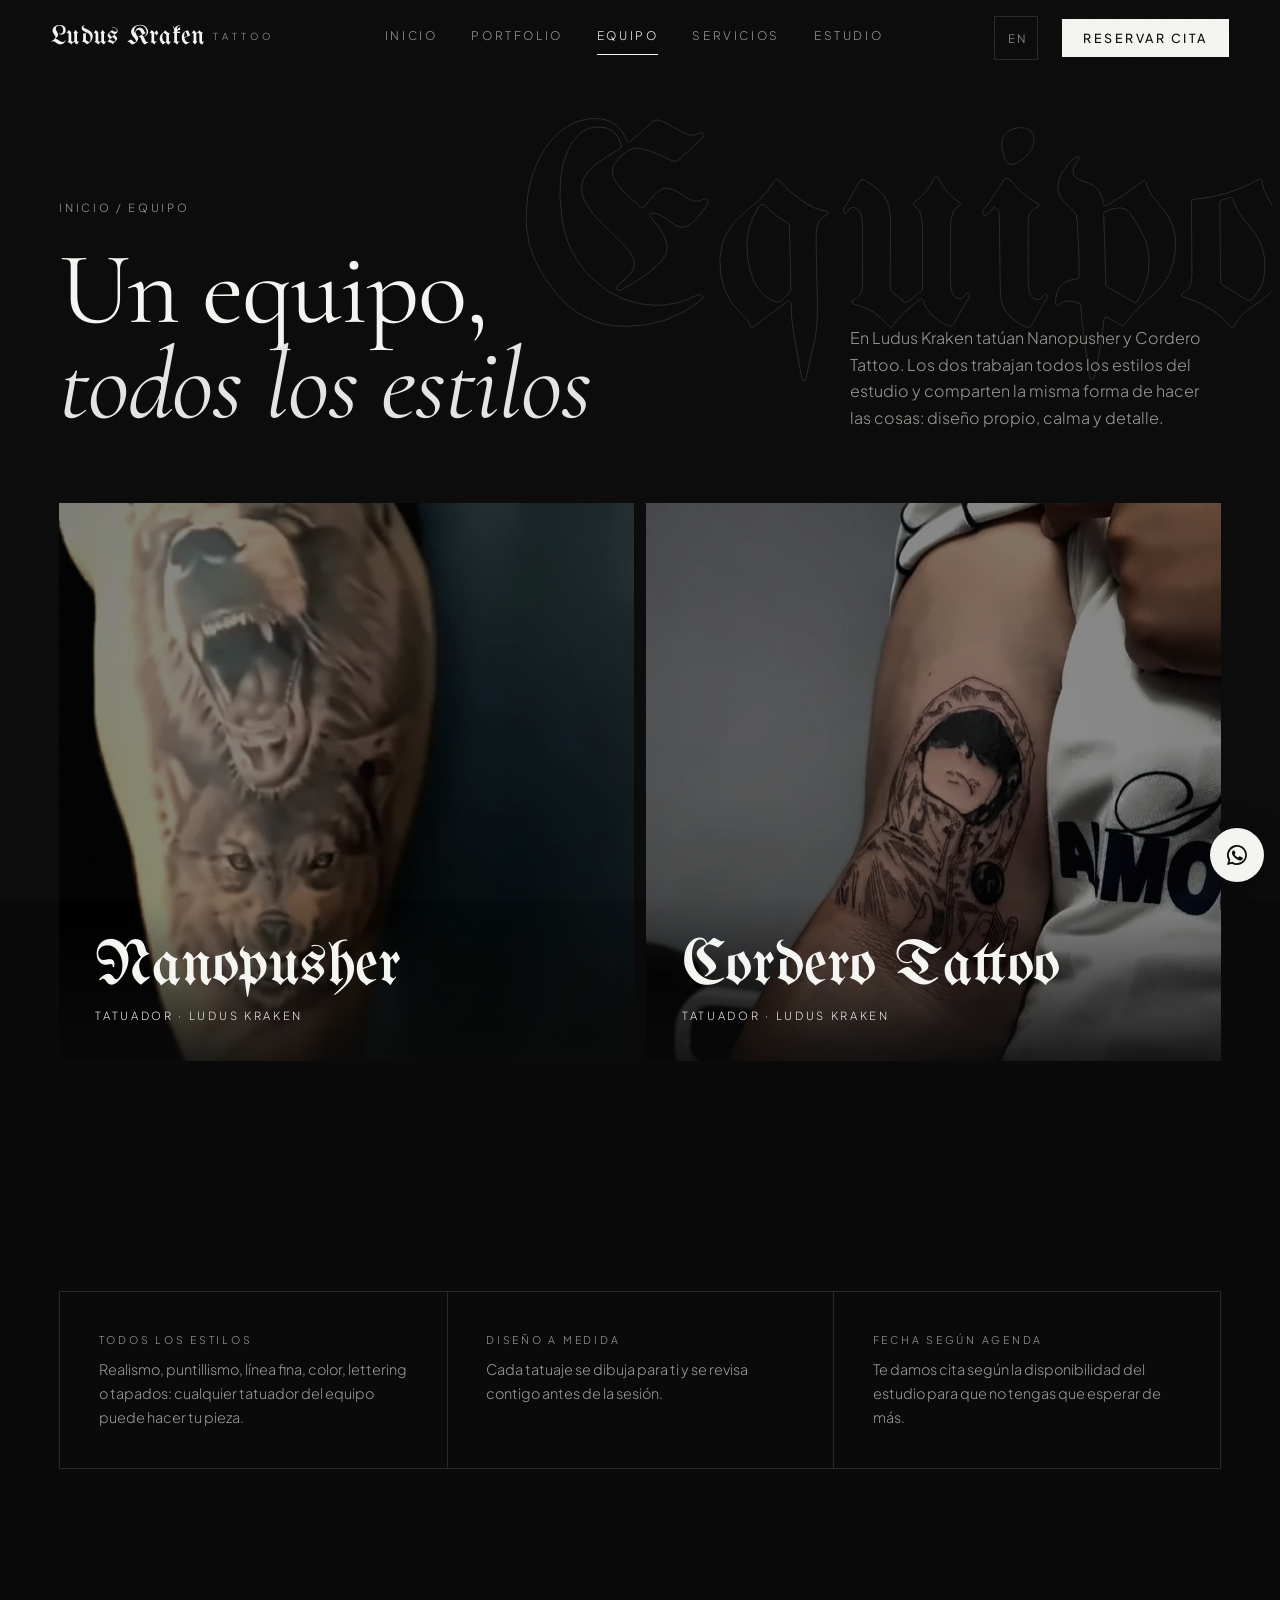
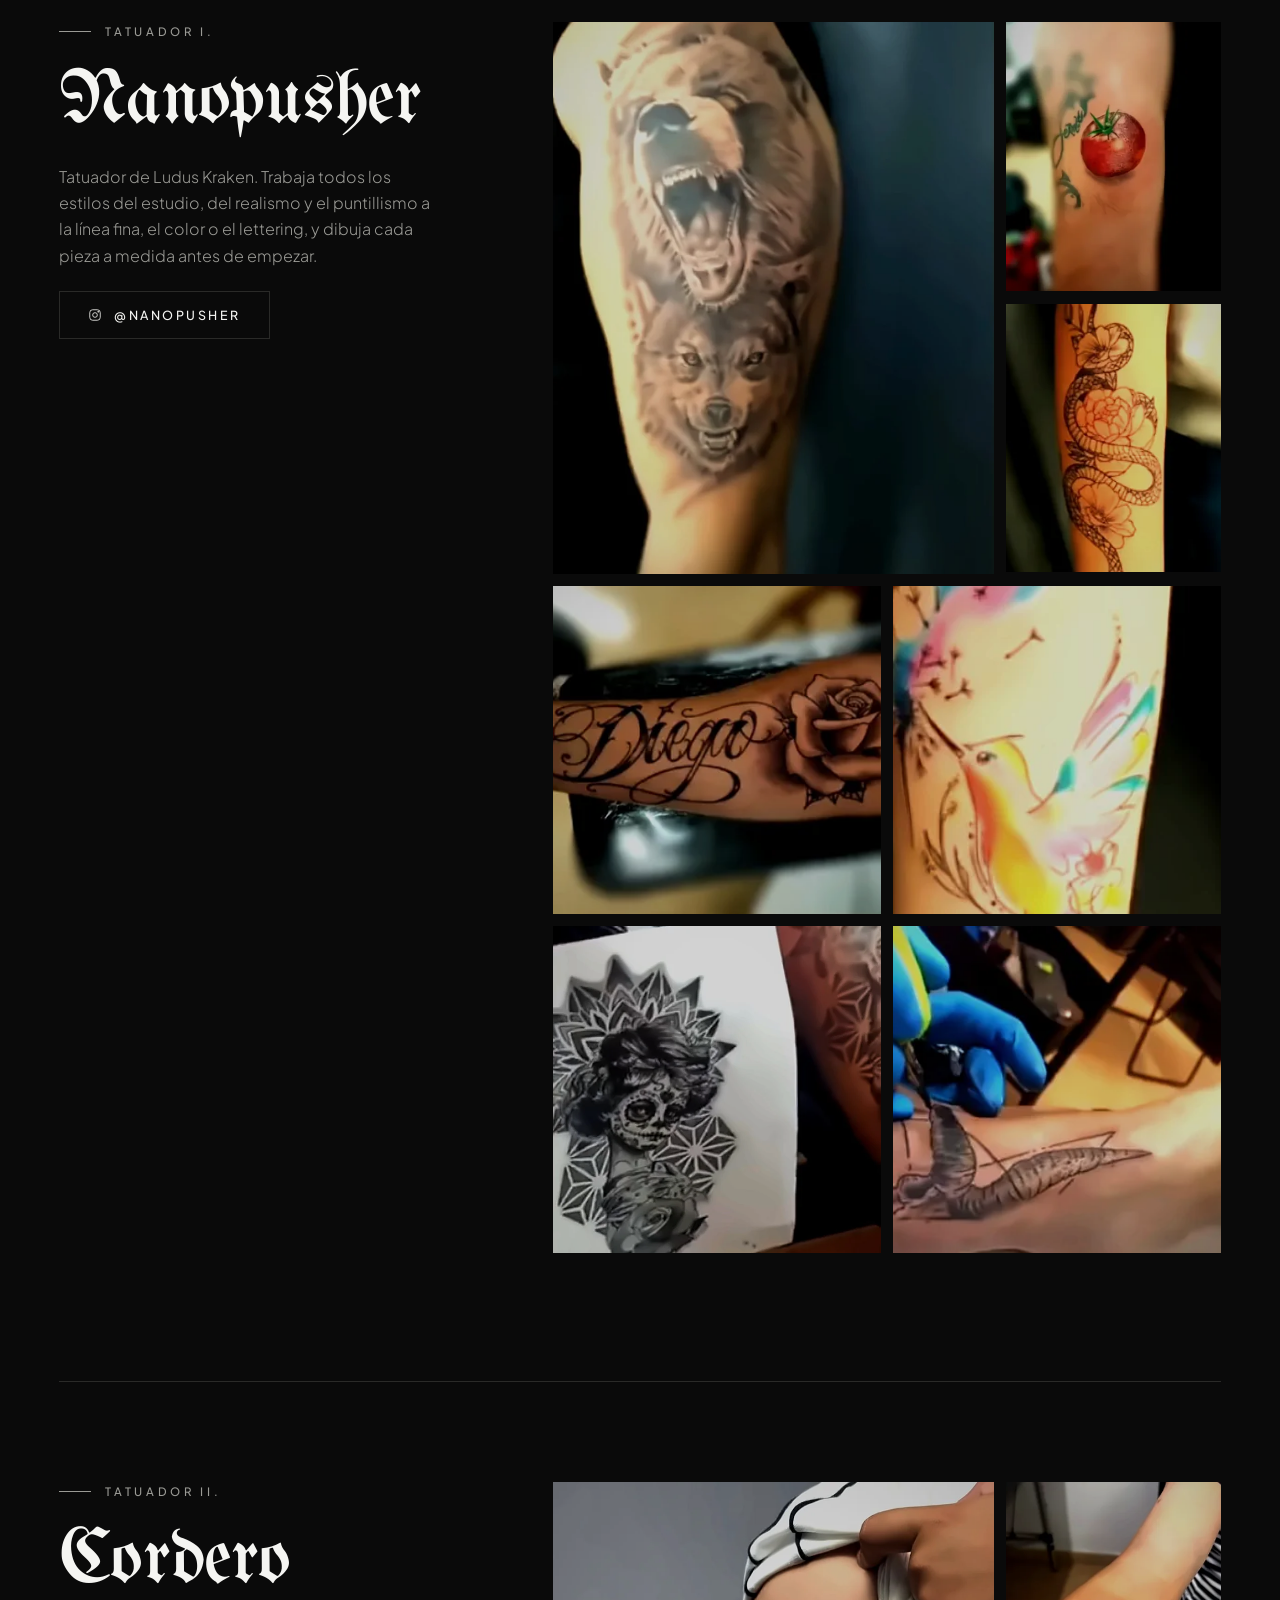
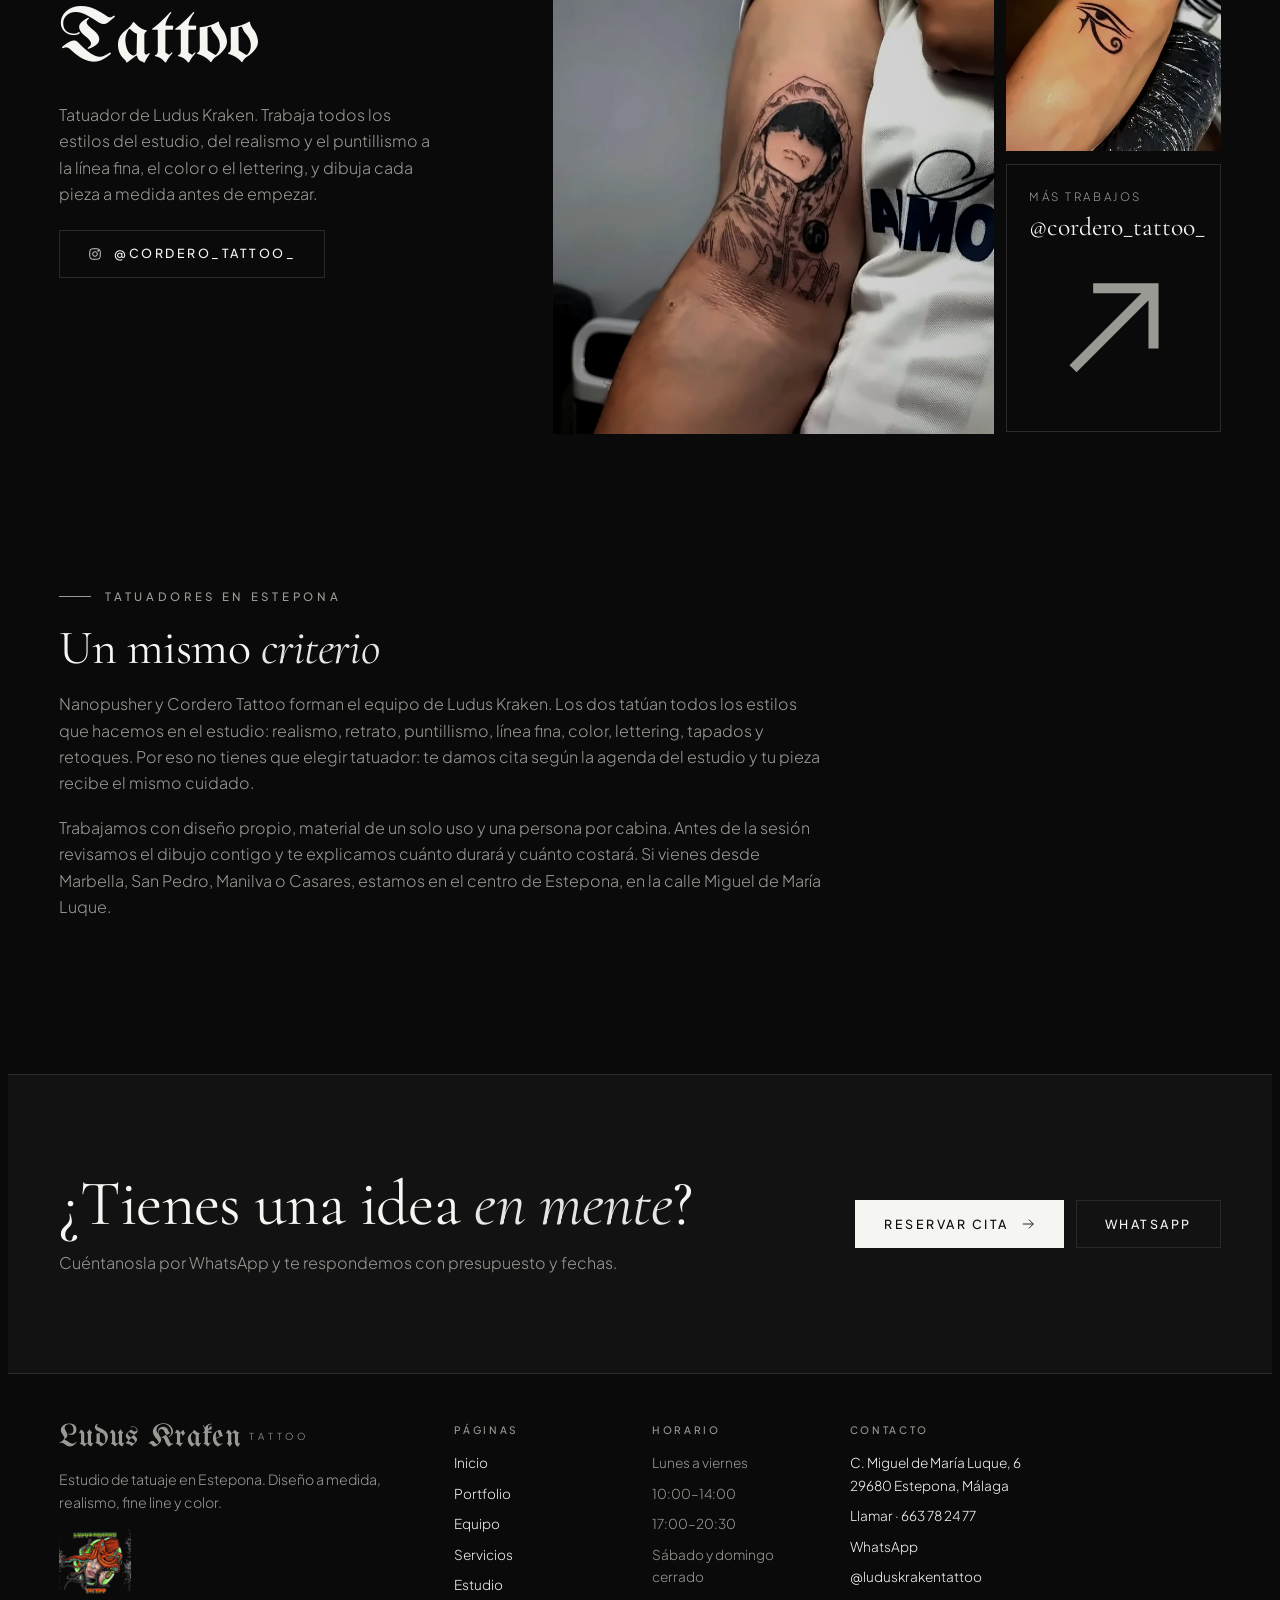
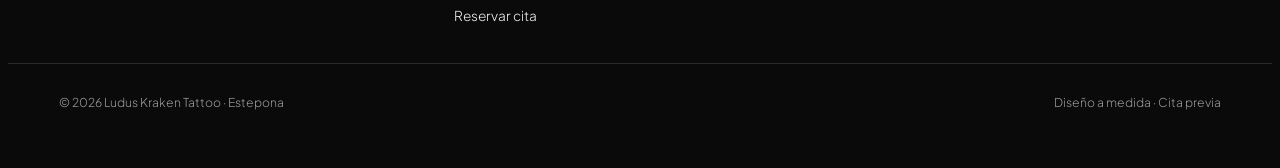
<file: artistas.html>
<!doctype html>
<html lang="es">
<head>
<meta charset="utf-8">
<meta name="viewport" content="width=device-width, initial-scale=1, viewport-fit=cover">
<title>Equipo · Tatuadores en Estepona · Ludus Kraken Tattoo</title>
<meta name="description" content="Nanopusher y Cordero Tattoo, el equipo de tatuadores de Ludus Kraken en Estepona. Todos los estilos, diseño a medida.">
<link rel="preconnect" href="https://fonts.googleapis.com">
<link rel="preconnect" href="https://fonts.gstatic.com" crossorigin>
<link rel="stylesheet" href="https://fonts.googleapis.com/css2?family=Cormorant+Garamond:ital,wght@0,400;0,500;1,400&family=Plus+Jakarta+Sans:wght@300;400;500&family=UnifrakturMaguntia&display=swap">
<link rel="stylesheet" href="assets/site.css">
<meta name="theme-color" content="#0A0A0A">
<link rel="icon" href="img/favicon-48.png" sizes="48x48" type="image/png">
<link rel="apple-touch-icon" href="img/apple-touch-icon.png">
<meta property="og:title" content="Equipo · Tatuadores en Estepona · Ludus Kraken Tattoo">
<meta property="og:description" content="Nanopusher y Cordero Tattoo, el equipo de tatuadores de Ludus Kraken en Estepona. Todos los estilos, diseño a medida.">
<meta property="og:image" content="img/espalda-gladiador.jpg">
<meta property="og:type" content="website">
</head>
<body data-page="artistas">
<a class="skip" href="#main">Saltar al contenido</a>
<header class="nav" id="nav">
  <div class="wrap">
    <a href="index.html" class="brand" aria-label="Ludus Kraken Tattoo, inicio">Ludus Kraken<small>TATTOO</small></a>
    <ul id="menu">
      <li><a href="index.html" data-p="inicio">Inicio</a></li>
      <li><a href="portfolio.html" data-p="portfolio">Portfolio</a></li>
      <li><a href="artistas.html" data-p="artistas">Equipo</a></li>
      <li><a href="servicios.html" data-p="servicios">Servicios</a></li>
      <li><a href="estudio.html" data-p="estudio">Estudio</a></li>
    </ul>
    <a class="lang" href="artistas-en.html" hreflang="en" lang="en" aria-label="English version">EN</a>
    <a href="reservar.html" class="btn btn-solid">Reservar cita</a>
    <span class="progress" id="progress"></span>
    <button class="menu-btn" id="menuBtn" aria-label="Abrir menú" aria-expanded="false" aria-controls="menu"><span></span><span></span></button>
  </div>
</header>

<main id="main" tabindex="-1">
<section class="page-hero">
  <span class="ghost" aria-hidden="true">Equipo</span>
  <div class="wrap">
    <div class="ph-copy"><span class="crumbs"><a href="index.html">Inicio</a> / Equipo</span><h1>Un equipo, <em>todos los estilos</em></h1></div>
    <div class="ph-side"><p>En Ludus Kraken tatúan Nanopusher y Cordero Tattoo. Los dos trabajan todos los estilos del estudio y comparten la misma forma de hacer las cosas: diseño propio, calma y detalle.</p></div>
  </div>
  <div class="wrap mt-intro">
    <div class="panels reveal">
      <a class="panel" href="#nanopusher"><img src="img/t/26-oso-lobo-brazo.webp" width="310" height="480" alt="Oso y lobo" draggable="false"><span class="pl"><b>Nanopusher</b><span>Tatuador · Ludus Kraken</span></span></a>
      <a class="panel" href="#cordero"><img src="img/t/38-retrato-capucha.webp" width="389" height="480" alt="Retrato con capucha" draggable="false"><span class="pl"><b>Cordero Tattoo</b><span>Tatuador · Ludus Kraken</span></span></a>
    </div>
  </div>
</section>

<section class="section pb-0">
  <div class="wrap">
    <div class="price-band reveal"><div><span class="k">Todos los estilos</span><p>Realismo, puntillismo, línea fina, color, lettering o tapados: cualquier tatuador del equipo puede hacer tu pieza.</p></div><div><span class="k">Diseño a medida</span><p>Cada tatuaje se dibuja para ti y se revisa contigo antes de la sesión.</p></div><div><span class="k">Fecha según agenda</span><p>Te damos cita según la disponibilidad del estudio para que no tengas que esperar de más.</p></div></div>
  </div>
</section>

<section class="section">
  <div class="wrap">
    <article class="chapter" id="nanopusher">
      <div class="ch-info reveal">
        <span class="eyebrow">Tatuador i.</span>
        <h2>Nanopusher</h2>
        <p>Tatuador de Ludus Kraken. Trabaja todos los estilos del estudio, del realismo y el puntillismo a la línea fina, el color o el lettering, y dibuja cada pieza a medida antes de empezar.</p>
        <div class="socials"><a class="btn btn-ghost" href="https://www.instagram.com/nanopusher/" target="_blank" rel="noopener"><svg viewBox="0 0 24 24" fill="none" stroke="currentColor" stroke-width="1.4" width="16" height="16"><rect x="3" y="3" width="18" height="18" rx="5"/><circle cx="12" cy="12" r="4"/><circle cx="17.5" cy="6.5" r=".8" fill="currentColor"/></svg> @nanopusher</a></div>
      </div>
      <div class="ch-works reveal" data-group="nanopusher"><button class="w-a" data-open="26-oso-lobo-brazo" aria-label="Ampliar Oso y lobo"><img src="img/t/26-oso-lobo-brazo-thumb.webp" srcset="img/t/26-oso-lobo-brazo-thumb.webp 310w, img/t/26-oso-lobo-brazo.webp 668w" sizes="(max-width:640px) 90vw, 520px" width="310" height="480" alt="Oso y lobo" loading="lazy" draggable="false"></button><button class="w-b" data-open="23-tomate-realista" aria-label="Ampliar Tomate hiperrealista"><img src="img/t/23-tomate-realista-thumb.webp" srcset="img/t/23-tomate-realista-thumb.webp 360w, img/t/23-tomate-realista.webp 768w" sizes="(max-width:640px) 45vw, 260px" width="360" height="480" alt="Tomate hiperrealista" loading="lazy" draggable="false"></button><button class="w-b" data-open="25-serpiente-flores" aria-label="Ampliar Serpiente con peonía"><img src="img/t/25-serpiente-flores-thumb.webp" srcset="img/t/25-serpiente-flores-thumb.webp 308w, img/t/25-serpiente-flores.webp 428w" sizes="(max-width:640px) 45vw, 260px" width="308" height="480" alt="Serpiente con peonía" loading="lazy" draggable="false"></button><button class="w-c" data-open="24-diego-rosa" aria-label="Ampliar Lettering chicano con rosa"><img src="img/t/24-diego-rosa-thumb.webp" srcset="img/t/24-diego-rosa-thumb.webp 480w, img/t/24-diego-rosa.webp 828w" sizes="(max-width:640px) 45vw, 380px" width="480" height="358" alt="Lettering chicano con rosa" loading="lazy" draggable="false"></button><button class="w-c" data-open="06-colibri-acuarela" aria-label="Ampliar Colibrí en acuarela"><img src="img/t/06-colibri-acuarela-thumb.webp" srcset="img/t/06-colibri-acuarela-thumb.webp 210w, img/t/06-colibri-acuarela.webp 354w" sizes="(max-width:640px) 45vw, 380px" width="210" height="480" alt="Colibrí en acuarela" loading="lazy" draggable="false"></button><button class="w-c" data-open="14-catrina-boceto" aria-label="Ampliar Del boceto a la piel"><img src="img/t/14-catrina-boceto-thumb.webp" srcset="img/t/14-catrina-boceto-thumb.webp 285w, img/t/14-catrina-boceto.webp 652w" sizes="(max-width:640px) 45vw, 380px" width="285" height="480" alt="Del boceto a la piel" loading="lazy" draggable="false"></button><button class="w-c" data-open="09-pajaro-en-proceso" aria-label="Ampliar Sesión en curso"><img src="img/t/09-pajaro-en-proceso-thumb.webp" srcset="img/t/09-pajaro-en-proceso-thumb.webp 480w, img/t/09-pajaro-en-proceso.webp 762w" sizes="(max-width:640px) 45vw, 380px" width="480" height="351" alt="Sesión en curso" loading="lazy" draggable="false"></button></div>
    </article>
    <article class="chapter" id="cordero">
      <div class="ch-info reveal">
        <span class="eyebrow">Tatuador ii.</span>
        <h2>Cordero Tattoo</h2>
        <p>Tatuador de Ludus Kraken. Trabaja todos los estilos del estudio, del realismo y el puntillismo a la línea fina, el color o el lettering, y dibuja cada pieza a medida antes de empezar.</p>
        <div class="socials"><a class="btn btn-ghost" href="https://www.instagram.com/cordero_tattoo_/" target="_blank" rel="noopener"><svg viewBox="0 0 24 24" fill="none" stroke="currentColor" stroke-width="1.4" width="16" height="16"><rect x="3" y="3" width="18" height="18" rx="5"/><circle cx="12" cy="12" r="4"/><circle cx="17.5" cy="6.5" r=".8" fill="currentColor"/></svg> @cordero_tattoo_</a></div>
      </div>
      <div class="ch-works reveal" data-group="cordero"><button class="w-a" data-open="38-retrato-capucha" aria-label="Ampliar Retrato con capucha"><img src="img/t/38-retrato-capucha-thumb.webp" srcset="img/t/38-retrato-capucha-thumb.webp 389w, img/t/38-retrato-capucha.webp 838w" sizes="(max-width:640px) 90vw, 520px" width="389" height="480" alt="Retrato con capucha" loading="lazy" draggable="false"></button><button class="w-b" data-open="35-ojo-horus" aria-label="Ampliar Ojo de Horus"><img src="img/t/35-ojo-horus-thumb.webp" srcset="img/t/35-ojo-horus-thumb.webp 448w, img/t/35-ojo-horus.webp 842w" sizes="(max-width:640px) 45vw, 260px" width="448" height="480" alt="Ojo de Horus" loading="lazy" draggable="false"></button><a class="w-b ig-tile tile-wide" href="https://www.instagram.com/cordero_tattoo_/" target="_blank" rel="noopener">Más trabajos<b>@cordero_tattoo_</b><svg viewBox="0 0 16 16" fill="none" stroke="currentColor"><path d="M4 12L12 4M6 4h6v6"/></svg></a></div>
    </article>
  </div>
</section>

<section class="section seo-text pt-0">
  <div class="wrap">
    <div class="prose reveal">
      <span class="eyebrow">Tatuadores en Estepona</span>
      <h2>Un mismo <em>criterio</em></h2>
      <p>Nanopusher y Cordero Tattoo forman el equipo de Ludus Kraken. Los dos tatúan todos los estilos que hacemos en el estudio: realismo, retrato, puntillismo, línea fina, color, lettering, tapados y retoques. Por eso no tienes que elegir tatuador: te damos cita según la agenda del estudio y tu pieza recibe el mismo cuidado.</p>
      <p>Trabajamos con diseño propio, material de un solo uso y una persona por cabina. Antes de la sesión revisamos el dibujo contigo y te explicamos cuánto durará y cuánto costará. Si vienes desde Marbella, San Pedro, Manilva o Casares, estamos en el centro de Estepona, en la calle Miguel de María Luque.</p>
    </div>
  </div>
</section>

<section class="cta-band">
  <div class="wrap">
    <div class="stack"><h2>¿Tienes una idea <em>en mente</em>?</h2><p class="text-ash">Cuéntanosla por WhatsApp y te respondemos con presupuesto y fechas.</p></div>
    <div class="actions"><a href="reservar.html" class="btn btn-solid">Reservar cita <svg viewBox="0 0 16 16" fill="none" stroke="currentColor"><path d="M2 8h12M9 3l5 5-5 5"/></svg></a><a href="https://wa.me/34663782477" class="btn btn-ghost" target="_blank" rel="noopener">WhatsApp</a></div>
  </div>
</section>
</main>

<footer>
  <div class="wrap foot">
    <div class="f-brand"><a href="index.html" class="brand">Ludus Kraken<small>TATTOO</small></a><span class="footer-tagline">Estudio de tatuaje en Estepona. Diseño a medida, realismo, fine line y color.</span><img class="logo-72" src="img/logo-sm.png" alt="Logotipo de Ludus Kraken Tattoo" width="72" height="68" loading="lazy"></div>
    <div class="f-col"><b>Páginas</b><a href="index.html">Inicio</a><a href="portfolio.html">Portfolio</a><a href="artistas.html">Equipo</a><a href="servicios.html">Servicios</a><a href="estudio.html">Estudio</a><a href="reservar.html">Reservar cita</a></div>
    <div class="f-col"><b>Horario</b><span>Lunes a viernes</span><span>10:00–14:00</span><span>17:00–20:30</span><span>Sábado y domingo cerrado</span></div>
    <div class="f-col"><b>Contacto</b><a href="https://www.google.com/maps/search/?api=1&amp;query=Ludus+Kraken+Tattoo+C.+Miguel+de+Mar%C3%ADa+Luque+6+Estepona" target="_blank" rel="noopener">C. Miguel de María Luque, 6<br>29680 Estepona, Málaga</a><a href="tel:+34663782477">Llamar · 663 78 24 77</a><a href="https://wa.me/34663782477" target="_blank" rel="noopener">WhatsApp</a><a href="https://www.instagram.com/luduskrakentattoo/" target="_blank" rel="noopener">@luduskrakentattoo</a></div>
  </div>
  <div class="wrap bottom"><span>© 2026 Ludus Kraken Tattoo · Estepona</span><span>Diseño a medida · Cita previa</span></div>
</footer>

<nav class="mobile-bar" aria-label="Acciones rápidas"><a class="btn btn-ghost" href="https://wa.me/34663782477" target="_blank" rel="noopener">WhatsApp</a><a class="btn btn-solid" href="reservar.html">Reservar cita</a></nav>

<aside aria-label="Contacto rápido por WhatsApp"><a class="wa-float" href="https://wa.me/34663782477" target="_blank" rel="noopener" aria-label="Escribir por WhatsApp"><svg viewBox="0 0 24 24" fill="currentColor"><path d="M12 2a10 10 0 00-8.6 15.1L2 22l5-1.3A10 10 0 1012 2zm0 18.2a8.2 8.2 0 01-4.2-1.2l-.3-.2-3 .8.8-2.9-.2-.3A8.2 8.2 0 1112 20.2zm4.5-6.1c-.2-.1-1.5-.7-1.7-.8s-.4-.1-.6.1-.7.8-.8 1-.3.2-.5.1a6.7 6.7 0 01-3.3-2.9c-.3-.4.3-.4.8-1.4a.5.5 0 000-.5l-.8-1.8c-.2-.5-.4-.4-.6-.4h-.5a1 1 0 00-.7.3 3 3 0 00-.9 2.2 5.2 5.2 0 001.1 2.8 11.9 11.9 0 004.6 4c1.7.7 2.3.8 3.2.6a2.7 2.7 0 001.8-1.2 2.2 2.2 0 00.1-1.3c0-.1-.2-.2-.4-.3z"/></svg></a></aside>

<div class="lightbox" id="lightbox" role="dialog" aria-modal="true" aria-label="Vista ampliada" aria-hidden="true">
  <div class="lb-bar"><span id="lbCount"></span><span class="lb-hint">Toca la imagen para ver el detalle</span><button class="lb-btn" id="lbClose" aria-label="Cerrar"><svg width="16" height="16" viewBox="0 0 16 16" fill="none" stroke="currentColor"><path d="M2 2l12 12M14 2L2 14"/></svg></button></div>
  <div class="lb-stage" id="lbStage"><img id="lbImg" alt=""></div>
  <div class="lb-bar"><span class="lb-cap" id="lbCap"></span><div class="lb-nav"><button class="lb-btn" id="lbPrev" aria-label="Anterior"><svg width="16" height="16" viewBox="0 0 16 16" fill="none" stroke="currentColor"><path d="M10 2L4 8l6 6"/></svg></button><button class="lb-btn" id="lbNext" aria-label="Siguiente"><svg width="16" height="16" viewBox="0 0 16 16" fill="none" stroke="currentColor"><path d="M6 2l6 6-6 6"/></svg></button></div></div>
</div>

<script src="assets/works.js"></script>
<script src="assets/site.js"></script>
</body>
</html>
</file>
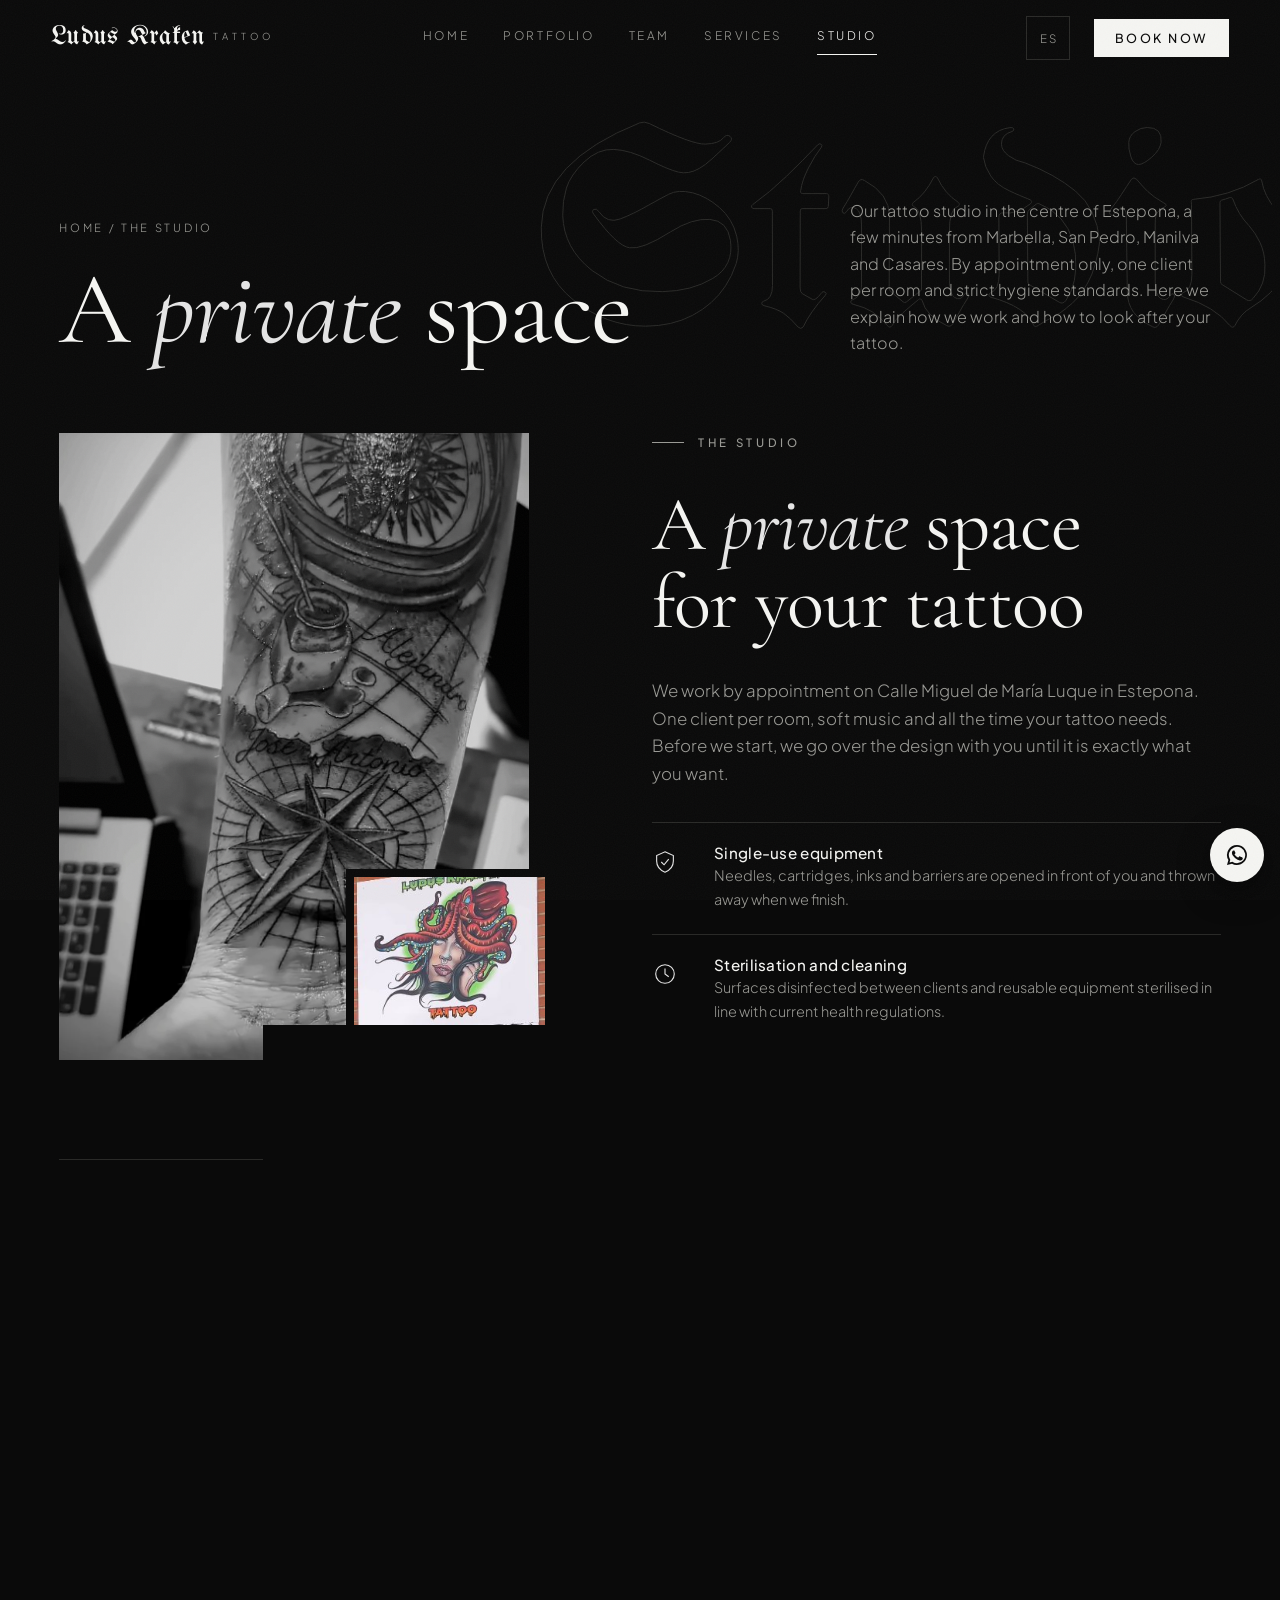
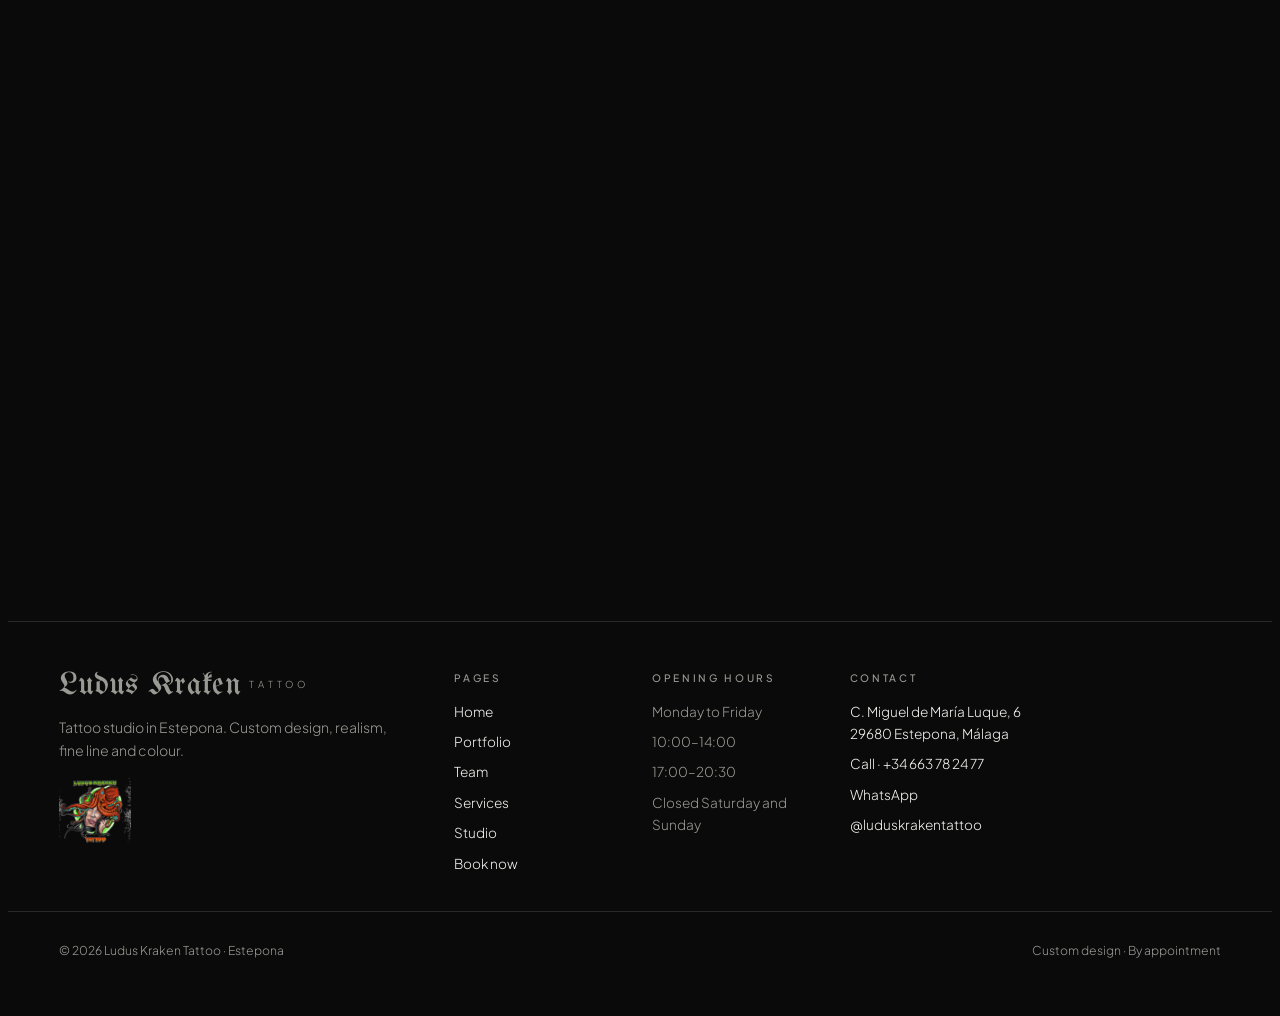
<file: estudio-en.html>
<!doctype html>
<html lang="en">
<head>
<meta charset="utf-8">
<meta name="viewport" content="width=device-width, initial-scale=1, viewport-fit=cover">
<title>The studio · Ludus Kraken Tattoo Estepona</title>
<meta name="description" content="Hygiene, tattoo aftercare and FAQs from Ludus Kraken, a tattoo studio in the centre of Estepona.">
<link rel="preconnect" href="https://fonts.googleapis.com">
<link rel="preconnect" href="https://fonts.gstatic.com" crossorigin>
<link rel="stylesheet" href="https://fonts.googleapis.com/css2?family=Cormorant+Garamond:ital,wght@0,400;0,500;1,400&family=Plus+Jakarta+Sans:wght@300;400;500&family=UnifrakturMaguntia&display=swap">
<link rel="stylesheet" href="assets/site.css">
<meta name="theme-color" content="#0A0A0A">
<link rel="icon" href="img/favicon-48.png" sizes="48x48" type="image/png">
<link rel="apple-touch-icon" href="img/apple-touch-icon.png">
<meta property="og:title" content="The studio · Ludus Kraken Tattoo Estepona">
<meta property="og:description" content="Hygiene, tattoo aftercare and FAQs from Ludus Kraken, a tattoo studio in the centre of Estepona.">
<meta property="og:image" content="img/espalda-gladiador.jpg">
<meta property="og:type" content="website">
<script type="application/ld+json">{"@context": "https://schema.org", "@type": "FAQPage", "mainEntity": [{"@type": "Question", "name": "How much does a tattoo cost?", "acceptedAnswer": {"@type": "Answer", "text": "It depends on the size, placement and detail. We give you a fixed quote based on your idea. For large pieces we currently offer a session of around four hours for €280."}}, {"@type": "Question", "name": "Do I need an appointment?", "acceptedAnswer": {"@type": "Answer", "text": "Yes. We work by appointment so we can give your piece the time it needs. Book on WhatsApp or with the form on our booking page."}}, {"@type": "Question", "name": "Can I bring my own design?", "acceptedAnswer": {"@type": "Answer", "text": "Of course. We go through it with you and adapt it to the placement so it ages well on the skin."}}, {"@type": "Question", "name": "Do you do cover-ups and touch-ups?", "acceptedAnswer": {"@type": "Answer", "text": "Yes. Send us a photo of the tattoo you want to cover or refresh and we will tell you the options and how many sessions it needs."}}, {"@type": "Question", "name": "Does it hurt a lot?", "acceptedAnswer": {"@type": "Answer", "text": "It depends on the placement and on each person. Ribs, feet and the inner arm tend to be more uncomfortable. We take breaks whenever you need them."}}, {"@type": "Question", "name": "How should I prepare for the session?", "acceptedAnswer": {"@type": "Answer", "text": "Sleep well, eat before you come and avoid alcohol the day before. Wear comfortable clothes that leave the area free."}}, {"@type": "Question", "name": "What if I am under 18?", "acceptedAnswer": {"@type": "Answer", "text": "You must have signed consent from a parent or legal guardian. Please contact us before booking."}}]}</script>
</head>
<body data-page="estudio">
<a class="skip" href="#main">Skip to content</a>
<header class="nav" id="nav">
  <div class="wrap">
    <a href="index-en.html" class="brand" aria-label="Ludus Kraken Tattoo, home">Ludus Kraken<small>TATTOO</small></a>
    <ul id="menu">
      <li><a href="index-en.html" data-p="inicio">Home</a></li>
      <li><a href="portfolio-en.html" data-p="portfolio">Portfolio</a></li>
      <li><a href="artistas-en.html" data-p="artistas">Team</a></li>
      <li><a href="servicios-en.html" data-p="servicios">Services</a></li>
      <li><a href="estudio-en.html" data-p="estudio">Studio</a></li>
    </ul>
    <a class="lang" href="estudio.html" hreflang="es" lang="es" aria-label="Versión en español">ES</a>
    <a href="reservar-en.html" class="btn btn-solid">Book now</a>
    <span class="progress" id="progress"></span>
    <button class="menu-btn" id="menuBtn" aria-label="Open menu" aria-expanded="false" aria-controls="menu"><span></span><span></span></button>
  </div>
</header>

<main id="main" tabindex="-1">
<section class="page-hero">
  <span class="ghost" aria-hidden="true">Studio</span>
  <div class="wrap">
    <div class="ph-copy"><span class="crumbs"><a href="index-en.html">Home</a> / The studio</span><h1>A <em>private</em> space</h1></div>
    <div class="ph-side"><p>Our tattoo studio in the centre of Estepona, a few minutes from Marbella, San Pedro, Manilva and Casares. By appointment only, one client per room and strict hygiene standards. Here we explain how we work and how to look after your tattoo.</p></div>
  </div>
</section>

<section class="section pt-0">
  <div class="wrap">
    <div class="studio-grid">
      <div class="studio-visual reveal">
        <div class="main"><img src="img/t/36-brujula-nombres.webp" width="339" height="480" alt="Compass and compass rose"></div>
        <div class="sign"><img src="img/fachada.jpg" alt="Studio sign with Instagram and WhatsApp" loading="lazy"></div>
      </div>
      <div class="studio-copy reveal">
        <span class="eyebrow">The studio</span>
        <h2>A <em>private</em> space for your tattoo</h2>
        <p>We work by appointment on Calle Miguel de María Luque in Estepona. One client per room, soft music and all the time your tattoo needs. Before we start, we go over the design with you until it is exactly what you want.</p>
        <ul class="protocol">
          <li><svg viewBox="0 0 28 28"><path d="M14 3l9 4v6c0 6-4 10-9 12-5-2-9-6-9-12V7l9-4z"/><path d="M10 14l3 3 5-6"/></svg><div><h3>Single-use equipment</h3><p>Needles, cartridges, inks and barriers are opened in front of you and thrown away when we finish.</p></div></li>
          <li><svg viewBox="0 0 28 28"><circle cx="14" cy="14" r="10"/><path d="M14 8v6l4 3"/></svg><div><h3>Sterilisation and cleaning</h3><p>Surfaces disinfected between clients and reusable equipment sterilised in line with current health regulations.</p></div></li>
          <li><svg viewBox="0 0 28 28"><path d="M5 22c2-6 6-9 9-9s7 3 9 9"/><circle cx="14" cy="8" r="4"/></svg><div><h3>Personal attention</h3><p>Custom design, advice on placement and size, and an aftercare guide so it heals perfectly.</p></div></li>
        </ul>
      </div>
    </div>
    <div class="rating reveal">
      <div class="score" aria-label="Rated 5 out of 5">5,0</div>
      <div>
        <div class="stars" aria-hidden="true">★★★★★</div>
        <blockquote>A reputation built piece by piece: 153 Google reviews, every one of them five stars.<cite>Average Google rating · <a href="https://www.google.com/maps/search/?api=1&amp;query=Ludus+Kraken+Tattoo+Estepona" target="_blank" rel="noopener">Read the reviews</a></cite></blockquote>
      </div>
    </div>
  </div>
</section>

<section class="section pt-0">
  <div class="wrap">
    <div class="section-head reveal">
      <div><span class="eyebrow">Aftercare</span><h2>Your tattoo, <em>day by day</em></h2></div>
      <p class="lead">Full healing takes about four weeks. We give you this guide in writing at the end of the session.</p>
    </div>
    <div class="timeline reveal"><div class="tl"><span class="d"></span><span class="when">First few hours</span><h3>Protection</h3><ul><li>Keep the film or dressing on for as long as we tell you.</li><li>Wash with lukewarm water and mild soap, without rubbing.</li></ul></div><div class="tl"><span class="d"></span><span class="when">Days 1 to 3</span><h3>Moisturising</h3><ul><li>Pat dry with clean kitchen paper.</li><li>A thin layer of healing cream, two or three times a day.</li></ul></div><div class="tl"><span class="d"></span><span class="when">Weeks 1 and 2</span><h3>Peeling</h3><ul><li>It may itch and peel: do not scratch.</li><li>No sun, pool, sea or sauna.</li></ul></div><div class="tl"><span class="d"></span><span class="when">Month 1</span><h3>Healed</h3><ul><li>The skin settles and the colour sets.</li><li>Use high-factor sunscreen so it lasts.</li></ul></div></div>
  </div>
</section>

<section class="section pt-0" id="faq">
  <div class="wrap faq-grid">
    <div class="section-head reveal">
      <div><span class="eyebrow">Frequently asked questions</span><h2>Before <em>your appointment</em></h2></div>
      <p class="lead">If your question is not here, call or message us on <a href="tel:+34663782477">663 78 24 77</a> and we will get back to you.</p>
    </div>
    <div class="faq reveal">
      <details><summary>How much does a tattoo cost?</summary><p>It depends on the size, placement and detail. We give you a fixed quote based on your idea. For large pieces we currently offer a session of around four hours for €280.</p></details>
      <details><summary>Do I need an appointment?</summary><p>Yes. We work by appointment so we can give your piece the time it needs. Book on WhatsApp or with the form on our booking page.</p></details>
      <details><summary>Can I bring my own design?</summary><p>Of course. We go through it with you and adapt it to the placement so it ages well on the skin.</p></details>
      <details><summary>Do you do cover-ups and touch-ups?</summary><p>Yes. Send us a photo of the tattoo you want to cover or refresh and we will tell you the options and how many sessions it needs.</p></details>
      <details><summary>Does it hurt a lot?</summary><p>It depends on the placement and on each person. Ribs, feet and the inner arm tend to be more uncomfortable. We take breaks whenever you need them.</p></details>
      <details><summary>How should I prepare for the session?</summary><p>Sleep well, eat before you come and avoid alcohol the day before. Wear comfortable clothes that leave the area free.</p></details>
      <details><summary>What if I am under 18?</summary><p>You must have signed consent from a parent or legal guardian. Please contact us before booking.</p></details>
    </div>
  </div>
</section>

<section class="section pt-0">
  <div class="wrap">
    <div class="mapbox reveal" data-map>
      <div class="map-fallback" aria-hidden="true">
        <svg viewBox="0 0 800 500" preserveAspectRatio="xMidYMid slice">
          <path class="sea" d="M0 430 C160 400 300 470 470 440 S720 400 800 420 V500 H0Z"/>
          <path class="coast" d="M0 430 C160 400 300 470 470 440 S720 400 800 420"/>
          <path class="road main" d="M-10 360 C200 330 420 380 820 300"/>
          <path class="road main" d="M430 -10 C440 140 470 260 455 520"/>
          <path class="road" d="M0 120 L800 160 M0 230 L800 250 M120 0 L170 500 M260 0 L300 500 M600 0 L560 500 M700 0 L690 500 M0 60 L380 90 M520 40 L800 70"/>
          <path class="road" d="M330 120 L520 140 L510 260 L320 245 Z"/>
          <text class="lbl" x="40" y="470">MEDITERRANEAN SEA</text>
          <text class="lbl" x="500" y="110">ESTEPONA</text>
        </svg>
        <span class="pin"></span>
      </div>
      <div class="map-card"><span>Ludus Kraken Tattoo</span><b>C. Miguel de María Luque, 6<br>29680 Estepona</b><a class="btn btn-solid self-start" href="https://www.google.com/maps/search/?api=1&amp;query=Ludus+Kraken+Tattoo+C.+Miguel+de+Mar%C3%ADa+Luque+6+Estepona" target="_blank" rel="noopener">Get directions <svg viewBox="0 0 16 16" fill="none" stroke="currentColor"><path d="M4 12L12 4M6 4h6v6"/></svg></a></div>
    </div>
  </div>
</section>

<section class="cta-band">
  <div class="wrap">
    <div class="stack"><h2>Got an idea <em>in mind</em>?</h2><p class="text-ash">Tell us about it on WhatsApp and we will reply with a quote and dates.</p></div>
    <div class="actions"><a href="reservar-en.html" class="btn btn-solid">Book now <svg viewBox="0 0 16 16" fill="none" stroke="currentColor"><path d="M2 8h12M9 3l5 5-5 5"/></svg></a><a href="https://wa.me/34663782477" class="btn btn-ghost" target="_blank" rel="noopener">WhatsApp</a></div>
  </div>
</section>
</main>

<footer>
  <div class="wrap foot">
    <div class="f-brand"><a href="index-en.html" class="brand">Ludus Kraken<small>TATTOO</small></a><span class="footer-tagline">Tattoo studio in Estepona. Custom design, realism, fine line and colour.</span><img class="logo-72" src="img/logo-sm.png" alt="Ludus Kraken Tattoo logo" width="72" height="68" loading="lazy"></div>
    <div class="f-col"><b>Pages</b><a href="index-en.html">Home</a><a href="portfolio-en.html">Portfolio</a><a href="artistas-en.html">Team</a><a href="servicios-en.html">Services</a><a href="estudio-en.html">Studio</a><a href="reservar-en.html">Book now</a></div>
    <div class="f-col"><b>Opening hours</b><span>Monday to Friday</span><span>10:00–14:00</span><span>17:00–20:30</span><span>Closed Saturday and Sunday</span></div>
    <div class="f-col"><b>Contact</b><a href="https://www.google.com/maps/search/?api=1&amp;query=Ludus+Kraken+Tattoo+C.+Miguel+de+Mar%C3%ADa+Luque+6+Estepona" target="_blank" rel="noopener">C. Miguel de María Luque, 6<br>29680 Estepona, Málaga</a><a href="tel:+34663782477">Call · +34 663 78 24 77</a><a href="https://wa.me/34663782477" target="_blank" rel="noopener">WhatsApp</a><a href="https://www.instagram.com/luduskrakentattoo/" target="_blank" rel="noopener">@luduskrakentattoo</a></div>
  </div>
  <div class="wrap bottom"><span>© 2026 Ludus Kraken Tattoo · Estepona</span><span>Custom design · By appointment</span></div>
</footer>

<nav class="mobile-bar" aria-label="Quick actions"><a class="btn btn-ghost" href="https://wa.me/34663782477" target="_blank" rel="noopener">WhatsApp</a><a class="btn btn-solid" href="reservar-en.html">Book now</a></nav>

<aside aria-label="Quick contact on WhatsApp"><a class="wa-float" href="https://wa.me/34663782477" target="_blank" rel="noopener" aria-label="Message us on WhatsApp"><svg viewBox="0 0 24 24" fill="currentColor"><path d="M12 2a10 10 0 00-8.6 15.1L2 22l5-1.3A10 10 0 1012 2zm0 18.2a8.2 8.2 0 01-4.2-1.2l-.3-.2-3 .8.8-2.9-.2-.3A8.2 8.2 0 1112 20.2zm4.5-6.1c-.2-.1-1.5-.7-1.7-.8s-.4-.1-.6.1-.7.8-.8 1-.3.2-.5.1a6.7 6.7 0 01-3.3-2.9c-.3-.4.3-.4.8-1.4a.5.5 0 000-.5l-.8-1.8c-.2-.5-.4-.4-.6-.4h-.5a1 1 0 00-.7.3 3 3 0 00-.9 2.2 5.2 5.2 0 001.1 2.8 11.9 11.9 0 004.6 4c1.7.7 2.3.8 3.2.6a2.7 2.7 0 001.8-1.2 2.2 2.2 0 00.1-1.3c0-.1-.2-.2-.4-.3z"/></svg></a></aside>

<div class="lightbox" id="lightbox" role="dialog" aria-modal="true" aria-label="Enlarged view" aria-hidden="true">
  <div class="lb-bar"><span id="lbCount"></span><span class="lb-hint">Tap the image to see the detail</span><button class="lb-btn" id="lbClose" aria-label="Close"><svg width="16" height="16" viewBox="0 0 16 16" fill="none" stroke="currentColor"><path d="M2 2l12 12M14 2L2 14"/></svg></button></div>
  <div class="lb-stage" id="lbStage"><img id="lbImg" alt=""></div>
  <div class="lb-bar"><span class="lb-cap" id="lbCap"></span><div class="lb-nav"><button class="lb-btn" id="lbPrev" aria-label="Previous"><svg width="16" height="16" viewBox="0 0 16 16" fill="none" stroke="currentColor"><path d="M10 2L4 8l6 6"/></svg></button><button class="lb-btn" id="lbNext" aria-label="Next"><svg width="16" height="16" viewBox="0 0 16 16" fill="none" stroke="currentColor"><path d="M6 2l6 6-6 6"/></svg></button></div></div>
</div>

<script src="assets/works-en.js"></script>
<script src="assets/site.js"></script>
</body>
</html>
</file>
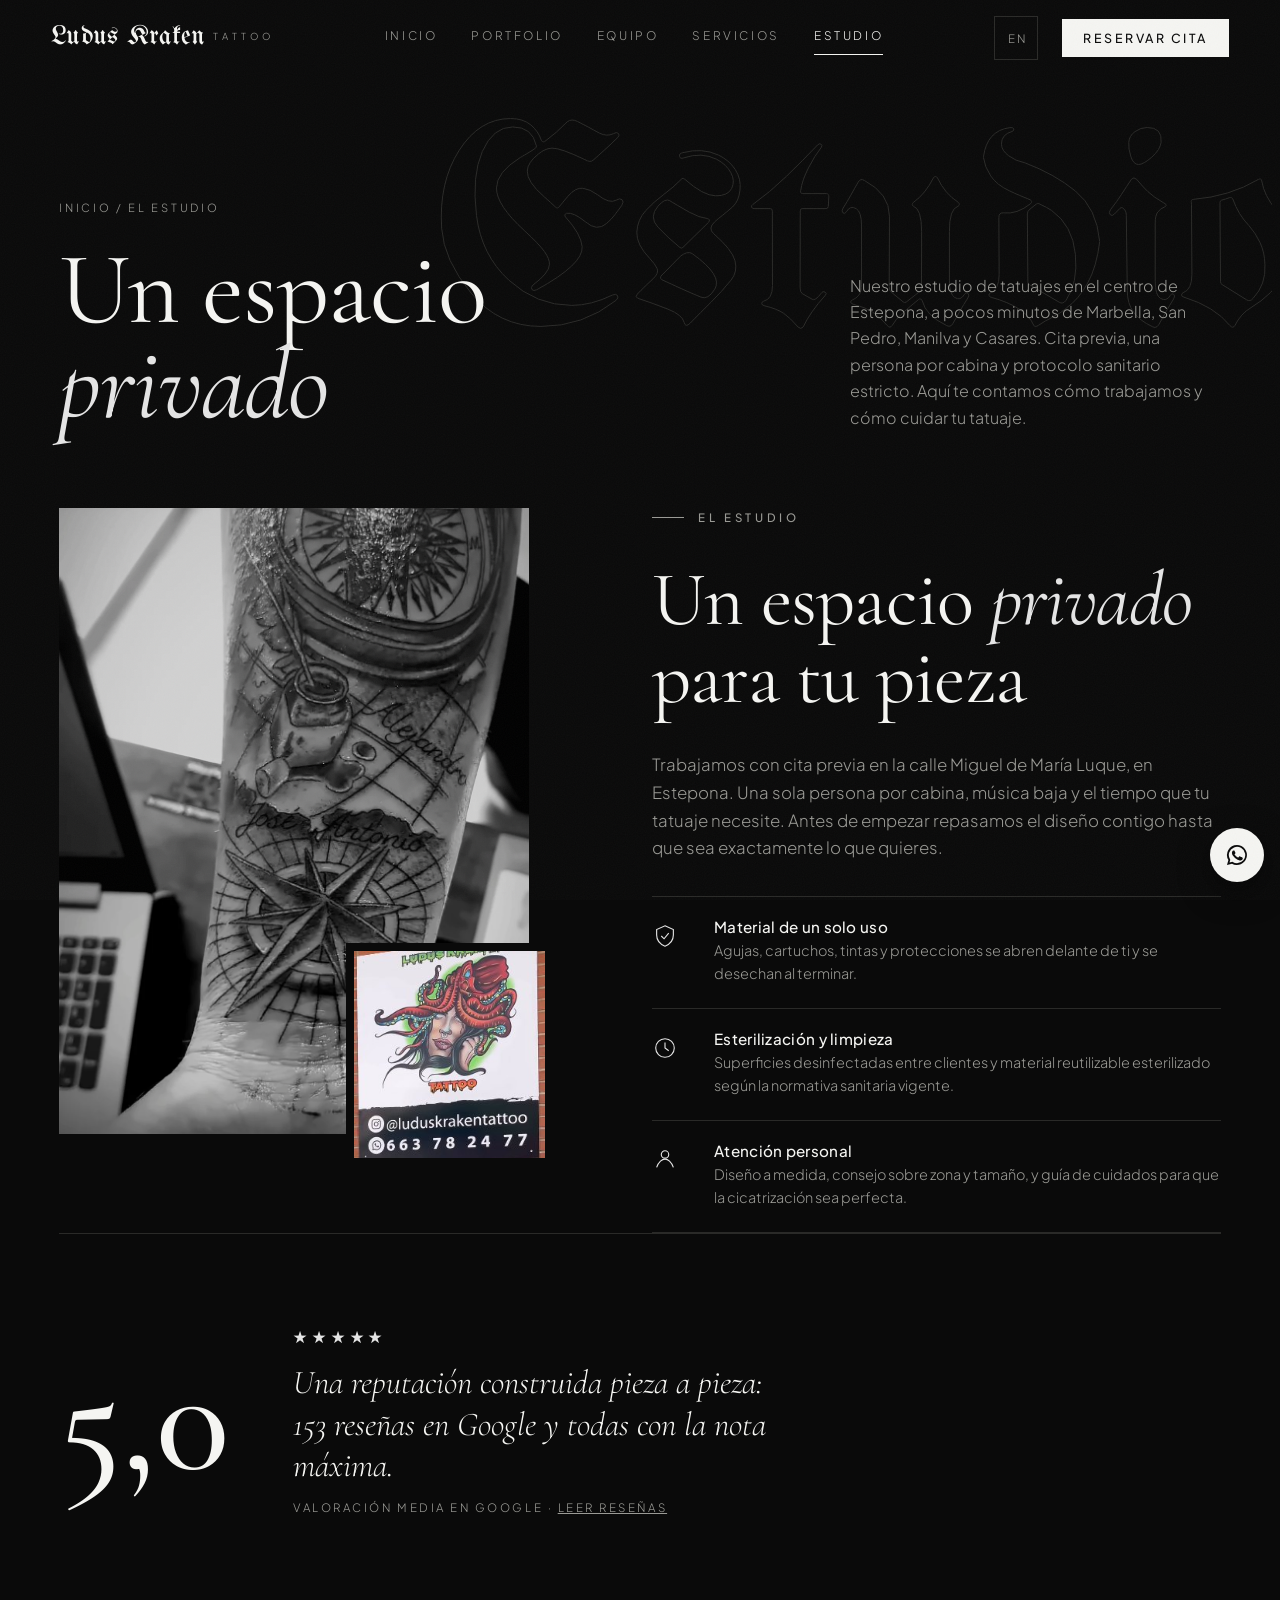
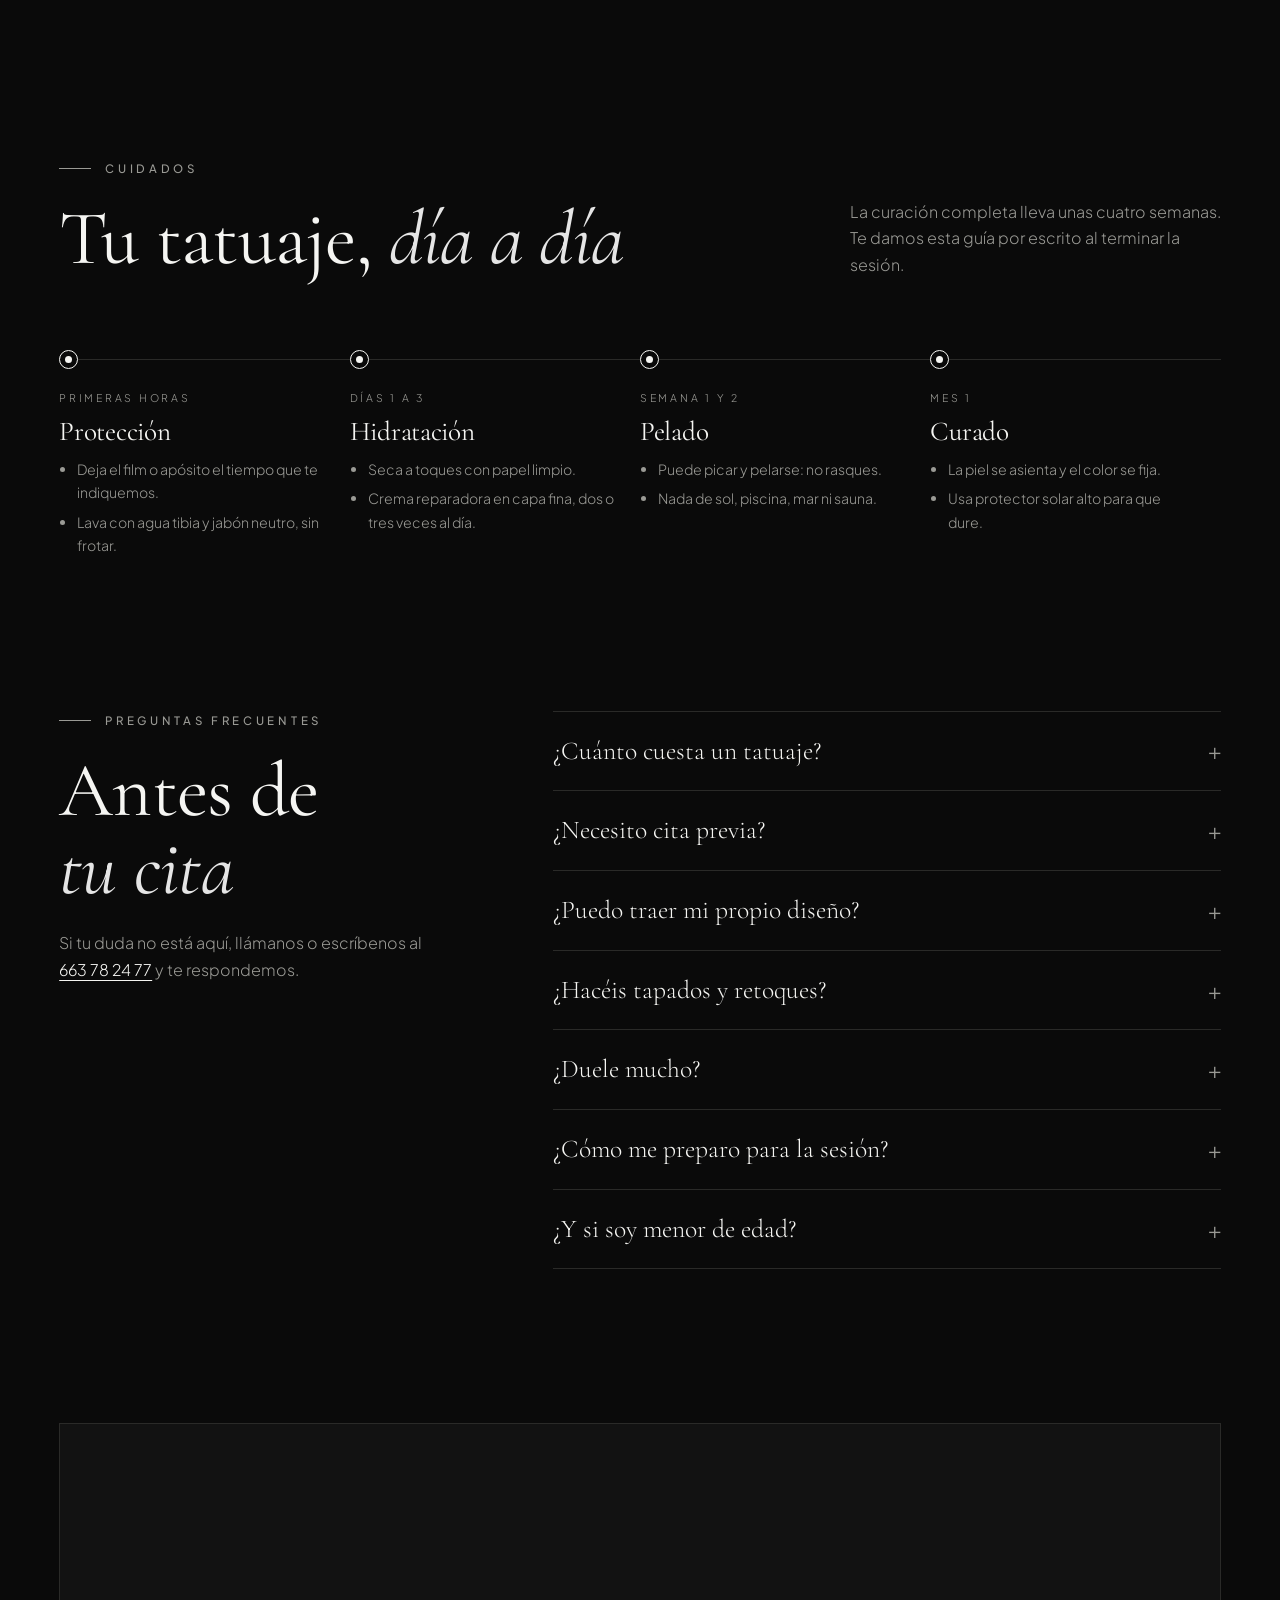
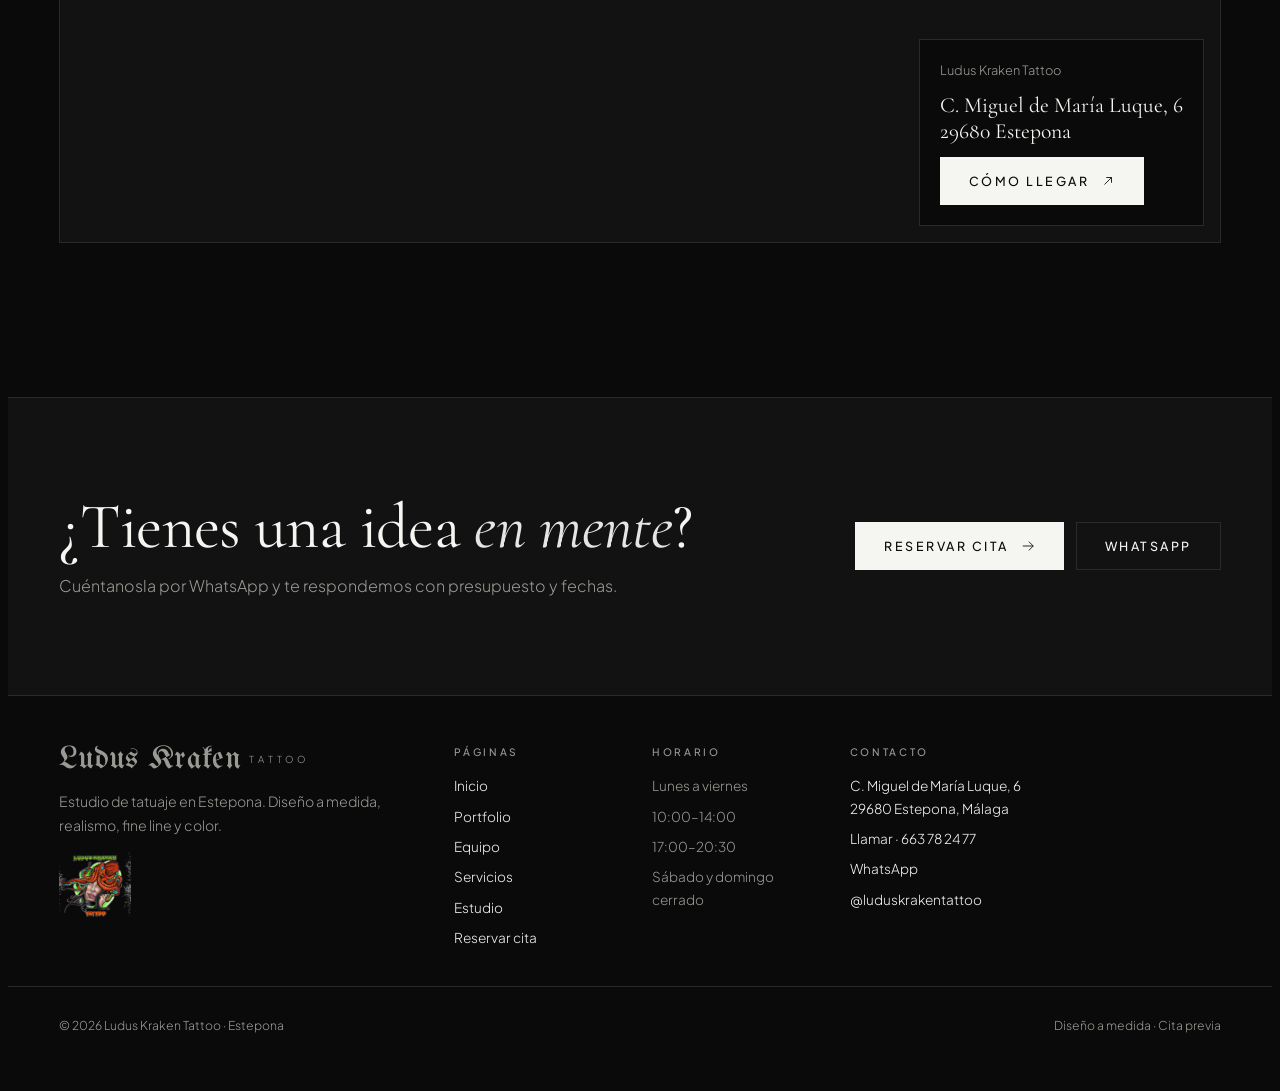
<file: estudio.html>
<!doctype html>
<html lang="es">
<head>
<meta charset="utf-8">
<meta name="viewport" content="width=device-width, initial-scale=1, viewport-fit=cover">
<title>El estudio · Ludus Kraken Tattoo Estepona</title>
<meta name="description" content="Higiene, cuidados del tatuaje y preguntas frecuentes de Ludus Kraken, estudio de tatuajes en el centro de Estepona.">
<link rel="preconnect" href="https://fonts.googleapis.com">
<link rel="preconnect" href="https://fonts.gstatic.com" crossorigin>
<link rel="stylesheet" href="https://fonts.googleapis.com/css2?family=Cormorant+Garamond:ital,wght@0,400;0,500;1,400&family=Plus+Jakarta+Sans:wght@300;400;500&family=UnifrakturMaguntia&display=swap">
<link rel="stylesheet" href="assets/site.css">
<meta name="theme-color" content="#0A0A0A">
<link rel="icon" href="img/favicon-48.png" sizes="48x48" type="image/png">
<link rel="apple-touch-icon" href="img/apple-touch-icon.png">
<meta property="og:title" content="El estudio · Ludus Kraken Tattoo Estepona">
<meta property="og:description" content="Higiene, cuidados del tatuaje y preguntas frecuentes de Ludus Kraken, estudio de tatuajes en el centro de Estepona.">
<meta property="og:image" content="img/espalda-gladiador.jpg">
<meta property="og:type" content="website">
<script type="application/ld+json">
{"@context": "https://schema.org", "@type": "FAQPage", "mainEntity": [{"@type": "Question", "name": "¿Cuánto cuesta un tatuaje?", "acceptedAnswer": {"@type": "Answer", "text": "Depende del tamaño, la zona y el detalle. Te damos presupuesto cerrado con tu idea. Para piezas grandes tenemos ahora la sesión de unas cuatro horas por 280 €."}}, {"@type": "Question", "name": "¿Necesito cita previa?", "acceptedAnswer": {"@type": "Answer", "text": "Sí. Trabajamos con cita para dedicarte el tiempo que tu pieza necesita. Pídela por WhatsApp o con el formulario de esta página."}}, {"@type": "Question", "name": "¿Puedo traer mi propio diseño?", "acceptedAnswer": {"@type": "Answer", "text": "Claro. Lo revisamos contigo y lo adaptamos a la zona del cuerpo para que envejezca bien en la piel."}}, {"@type": "Question", "name": "¿Hacéis tapados y retoques?", "acceptedAnswer": {"@type": "Answer", "text": "Sí. Mándanos una foto del tatuaje que quieres cubrir o renovar y te decimos qué opciones hay y cuántas sesiones hacen falta."}}, {"@type": "Question", "name": "¿Duele mucho?", "acceptedAnswer": {"@type": "Answer", "text": "Depende de la zona y de cada persona. Las costillas, los pies o el interior del brazo suelen molestar más. Hacemos pausas siempre que lo necesites."}}, {"@type": "Question", "name": "¿Cómo me preparo para la sesión?", "acceptedAnswer": {"@type": "Answer", "text": "Duerme bien, come antes de venir y evita el alcohol el día anterior. Trae ropa cómoda que deje libre la zona."}}, {"@type": "Question", "name": "¿Y si soy menor de edad?", "acceptedAnswer": {"@type": "Answer", "text": "Es imprescindible la autorización firmada de tu padre, madre o tutor legal. Consúltanos antes de pedir cita."}}]}
</script>
</head>
<body data-page="estudio">
<a class="skip" href="#main">Saltar al contenido</a>
<header class="nav" id="nav">
  <div class="wrap">
    <a href="index.html" class="brand" aria-label="Ludus Kraken Tattoo, inicio">Ludus Kraken<small>TATTOO</small></a>
    <ul id="menu">
      <li><a href="index.html" data-p="inicio">Inicio</a></li>
      <li><a href="portfolio.html" data-p="portfolio">Portfolio</a></li>
      <li><a href="artistas.html" data-p="artistas">Equipo</a></li>
      <li><a href="servicios.html" data-p="servicios">Servicios</a></li>
      <li><a href="estudio.html" data-p="estudio">Estudio</a></li>
    </ul>
    <a class="lang" href="estudio-en.html" hreflang="en" lang="en" aria-label="English version">EN</a>
    <a href="reservar.html" class="btn btn-solid">Reservar cita</a>
    <span class="progress" id="progress"></span>
    <button class="menu-btn" id="menuBtn" aria-label="Abrir menú" aria-expanded="false" aria-controls="menu"><span></span><span></span></button>
  </div>
</header>

<main id="main" tabindex="-1">
<section class="page-hero">
  <span class="ghost" aria-hidden="true">Estudio</span>
  <div class="wrap">
    <div class="ph-copy"><span class="crumbs"><a href="index.html">Inicio</a> / El estudio</span><h1>Un espacio <em>privado</em></h1></div>
    <div class="ph-side"><p>Nuestro estudio de tatuajes en el centro de Estepona, a pocos minutos de Marbella, San Pedro, Manilva y Casares. Cita previa, una persona por cabina y protocolo sanitario estricto. Aquí te contamos cómo trabajamos y cómo cuidar tu tatuaje.</p></div>
  </div>
</section>

<section class="section pt-0">
  <div class="wrap">
    <div class="studio-grid">
      <div class="studio-visual reveal">
        <div class="main"><img src="img/t/36-brujula-nombres.webp" width="339" height="480" alt="Brújula y rosa de los vientos"></div>
        <div class="sign"><img src="img/fachada.jpg" alt="Cartel del estudio con Instagram y WhatsApp" loading="lazy"></div>
      </div>
      <div class="studio-copy reveal">
        <span class="eyebrow">El estudio</span>
        <h2>Un espacio <em>privado</em> para tu pieza</h2>
        <p>Trabajamos con cita previa en la calle Miguel de María Luque, en Estepona. Una sola persona por cabina, música baja y el tiempo que tu tatuaje necesite. Antes de empezar repasamos el diseño contigo hasta que sea exactamente lo que quieres.</p>
        <ul class="protocol">
          <li><svg viewBox="0 0 28 28"><path d="M14 3l9 4v6c0 6-4 10-9 12-5-2-9-6-9-12V7l9-4z"/><path d="M10 14l3 3 5-6"/></svg><div><h3>Material de un solo uso</h3><p>Agujas, cartuchos, tintas y protecciones se abren delante de ti y se desechan al terminar.</p></div></li>
          <li><svg viewBox="0 0 28 28"><circle cx="14" cy="14" r="10"/><path d="M14 8v6l4 3"/></svg><div><h3>Esterilización y limpieza</h3><p>Superficies desinfectadas entre clientes y material reutilizable esterilizado según la normativa sanitaria vigente.</p></div></li>
          <li><svg viewBox="0 0 28 28"><path d="M5 22c2-6 6-9 9-9s7 3 9 9"/><circle cx="14" cy="8" r="4"/></svg><div><h3>Atención personal</h3><p>Diseño a medida, consejo sobre zona y tamaño, y guía de cuidados para que la cicatrización sea perfecta.</p></div></li>
        </ul>
      </div>
    </div>
    <div class="rating reveal">
      <div class="score" aria-label="Valoración 5 sobre 5">5,0</div>
      <div>
        <div class="stars" aria-hidden="true">★★★★★</div>
        <blockquote>Una reputación construida pieza a pieza: 153 reseñas en Google y todas con la nota máxima.<cite>Valoración media en Google · <a href="https://www.google.com/maps/search/?api=1&amp;query=Ludus+Kraken+Tattoo+Estepona" target="_blank" rel="noopener">Leer reseñas</a></cite></blockquote>
      </div>
    </div>
  </div>
</section>

<section class="section pt-0">
  <div class="wrap">
    <div class="section-head reveal">
      <div><span class="eyebrow">Cuidados</span><h2>Tu tatuaje, <em>día a día</em></h2></div>
      <p class="lead">La curación completa lleva unas cuatro semanas. Te damos esta guía por escrito al terminar la sesión.</p>
    </div>
    <div class="timeline reveal"><div class="tl"><span class="d"></span><span class="when">Primeras horas</span><h3>Protección</h3><ul><li>Deja el film o apósito el tiempo que te indiquemos.</li><li>Lava con agua tibia y jabón neutro, sin frotar.</li></ul></div><div class="tl"><span class="d"></span><span class="when">Días 1 a 3</span><h3>Hidratación</h3><ul><li>Seca a toques con papel limpio.</li><li>Crema reparadora en capa fina, dos o tres veces al día.</li></ul></div><div class="tl"><span class="d"></span><span class="when">Semana 1 y 2</span><h3>Pelado</h3><ul><li>Puede picar y pelarse: no rasques.</li><li>Nada de sol, piscina, mar ni sauna.</li></ul></div><div class="tl"><span class="d"></span><span class="when">Mes 1</span><h3>Curado</h3><ul><li>La piel se asienta y el color se fija.</li><li>Usa protector solar alto para que dure.</li></ul></div></div>
  </div>
</section>

<section class="section pt-0" id="faq">
  <div class="wrap faq-grid">
    <div class="section-head reveal">
      <div><span class="eyebrow">Preguntas frecuentes</span><h2>Antes de <em>tu cita</em></h2></div>
      <p class="lead">Si tu duda no está aquí, llámanos o escríbenos al <a href="tel:+34663782477">663 78 24 77</a> y te respondemos.</p>
    </div>
    <div class="faq reveal">
      <details><summary>¿Cuánto cuesta un tatuaje?</summary><p>Depende del tamaño, la zona y el detalle. Te damos presupuesto cerrado con tu idea. Para piezas grandes tenemos ahora la sesión de unas cuatro horas por 280 €.</p></details>
      <details><summary>¿Necesito cita previa?</summary><p>Sí. Trabajamos con cita para dedicarte el tiempo que tu pieza necesita. Pídela por WhatsApp o con el formulario de esta página.</p></details>
      <details><summary>¿Puedo traer mi propio diseño?</summary><p>Claro. Lo revisamos contigo y lo adaptamos a la zona del cuerpo para que envejezca bien en la piel.</p></details>
      <details><summary>¿Hacéis tapados y retoques?</summary><p>Sí. Mándanos una foto del tatuaje que quieres cubrir o renovar y te decimos qué opciones hay y cuántas sesiones hacen falta.</p></details>
      <details><summary>¿Duele mucho?</summary><p>Depende de la zona y de cada persona. Las costillas, los pies o el interior del brazo suelen molestar más. Hacemos pausas siempre que lo necesites.</p></details>
      <details><summary>¿Cómo me preparo para la sesión?</summary><p>Duerme bien, come antes de venir y evita el alcohol el día anterior. Trae ropa cómoda que deje libre la zona.</p></details>
      <details><summary>¿Y si soy menor de edad?</summary><p>Es imprescindible la autorización firmada de tu padre, madre o tutor legal. Consúltanos antes de pedir cita.</p></details>
    </div>
  </div>
</section>

<section class="section pt-0">
  <div class="wrap">
    <div class="mapbox reveal" data-map>
      <div class="map-fallback" aria-hidden="true">
        <svg viewBox="0 0 800 500" preserveAspectRatio="xMidYMid slice">
          <path class="sea" d="M0 430 C160 400 300 470 470 440 S720 400 800 420 V500 H0Z"/>
          <path class="coast" d="M0 430 C160 400 300 470 470 440 S720 400 800 420"/>
          <path class="road main" d="M-10 360 C200 330 420 380 820 300"/>
          <path class="road main" d="M430 -10 C440 140 470 260 455 520"/>
          <path class="road" d="M0 120 L800 160 M0 230 L800 250 M120 0 L170 500 M260 0 L300 500 M600 0 L560 500 M700 0 L690 500 M0 60 L380 90 M520 40 L800 70"/>
          <path class="road" d="M330 120 L520 140 L510 260 L320 245 Z"/>
          <text class="lbl" x="40" y="470">MAR MEDITERRÁNEO</text>
          <text class="lbl" x="500" y="110">ESTEPONA</text>
        </svg>
        <span class="pin"></span>
      </div>
      <div class="map-card"><span>Ludus Kraken Tattoo</span><b>C. Miguel de María Luque, 6<br>29680 Estepona</b><a class="btn btn-solid self-start" href="https://www.google.com/maps/search/?api=1&amp;query=Ludus+Kraken+Tattoo+C.+Miguel+de+Mar%C3%ADa+Luque+6+Estepona" target="_blank" rel="noopener">Cómo llegar <svg viewBox="0 0 16 16" fill="none" stroke="currentColor"><path d="M4 12L12 4M6 4h6v6"/></svg></a></div>
    </div>
  </div>
</section>

<section class="cta-band">
  <div class="wrap">
    <div class="stack"><h2>¿Tienes una idea <em>en mente</em>?</h2><p class="text-ash">Cuéntanosla por WhatsApp y te respondemos con presupuesto y fechas.</p></div>
    <div class="actions"><a href="reservar.html" class="btn btn-solid">Reservar cita <svg viewBox="0 0 16 16" fill="none" stroke="currentColor"><path d="M2 8h12M9 3l5 5-5 5"/></svg></a><a href="https://wa.me/34663782477" class="btn btn-ghost" target="_blank" rel="noopener">WhatsApp</a></div>
  </div>
</section>
</main>

<footer>
  <div class="wrap foot">
    <div class="f-brand"><a href="index.html" class="brand">Ludus Kraken<small>TATTOO</small></a><span class="footer-tagline">Estudio de tatuaje en Estepona. Diseño a medida, realismo, fine line y color.</span><img class="logo-72" src="img/logo-sm.png" alt="Logotipo de Ludus Kraken Tattoo" width="72" height="68" loading="lazy"></div>
    <div class="f-col"><b>Páginas</b><a href="index.html">Inicio</a><a href="portfolio.html">Portfolio</a><a href="artistas.html">Equipo</a><a href="servicios.html">Servicios</a><a href="estudio.html">Estudio</a><a href="reservar.html">Reservar cita</a></div>
    <div class="f-col"><b>Horario</b><span>Lunes a viernes</span><span>10:00–14:00</span><span>17:00–20:30</span><span>Sábado y domingo cerrado</span></div>
    <div class="f-col"><b>Contacto</b><a href="https://www.google.com/maps/search/?api=1&amp;query=Ludus+Kraken+Tattoo+C.+Miguel+de+Mar%C3%ADa+Luque+6+Estepona" target="_blank" rel="noopener">C. Miguel de María Luque, 6<br>29680 Estepona, Málaga</a><a href="tel:+34663782477">Llamar · 663 78 24 77</a><a href="https://wa.me/34663782477" target="_blank" rel="noopener">WhatsApp</a><a href="https://www.instagram.com/luduskrakentattoo/" target="_blank" rel="noopener">@luduskrakentattoo</a></div>
  </div>
  <div class="wrap bottom"><span>© 2026 Ludus Kraken Tattoo · Estepona</span><span>Diseño a medida · Cita previa</span></div>
</footer>

<nav class="mobile-bar" aria-label="Acciones rápidas"><a class="btn btn-ghost" href="https://wa.me/34663782477" target="_blank" rel="noopener">WhatsApp</a><a class="btn btn-solid" href="reservar.html">Reservar cita</a></nav>

<aside aria-label="Contacto rápido por WhatsApp"><a class="wa-float" href="https://wa.me/34663782477" target="_blank" rel="noopener" aria-label="Escribir por WhatsApp"><svg viewBox="0 0 24 24" fill="currentColor"><path d="M12 2a10 10 0 00-8.6 15.1L2 22l5-1.3A10 10 0 1012 2zm0 18.2a8.2 8.2 0 01-4.2-1.2l-.3-.2-3 .8.8-2.9-.2-.3A8.2 8.2 0 1112 20.2zm4.5-6.1c-.2-.1-1.5-.7-1.7-.8s-.4-.1-.6.1-.7.8-.8 1-.3.2-.5.1a6.7 6.7 0 01-3.3-2.9c-.3-.4.3-.4.8-1.4a.5.5 0 000-.5l-.8-1.8c-.2-.5-.4-.4-.6-.4h-.5a1 1 0 00-.7.3 3 3 0 00-.9 2.2 5.2 5.2 0 001.1 2.8 11.9 11.9 0 004.6 4c1.7.7 2.3.8 3.2.6a2.7 2.7 0 001.8-1.2 2.2 2.2 0 00.1-1.3c0-.1-.2-.2-.4-.3z"/></svg></a></aside>

<div class="lightbox" id="lightbox" role="dialog" aria-modal="true" aria-label="Vista ampliada" aria-hidden="true">
  <div class="lb-bar"><span id="lbCount"></span><span class="lb-hint">Toca la imagen para ver el detalle</span><button class="lb-btn" id="lbClose" aria-label="Cerrar"><svg width="16" height="16" viewBox="0 0 16 16" fill="none" stroke="currentColor"><path d="M2 2l12 12M14 2L2 14"/></svg></button></div>
  <div class="lb-stage" id="lbStage"><img id="lbImg" alt=""></div>
  <div class="lb-bar"><span class="lb-cap" id="lbCap"></span><div class="lb-nav"><button class="lb-btn" id="lbPrev" aria-label="Anterior"><svg width="16" height="16" viewBox="0 0 16 16" fill="none" stroke="currentColor"><path d="M10 2L4 8l6 6"/></svg></button><button class="lb-btn" id="lbNext" aria-label="Siguiente"><svg width="16" height="16" viewBox="0 0 16 16" fill="none" stroke="currentColor"><path d="M6 2l6 6-6 6"/></svg></button></div></div>
</div>

<script src="assets/works.js"></script>
<script src="assets/site.js"></script>
</body>
</html>
</file>
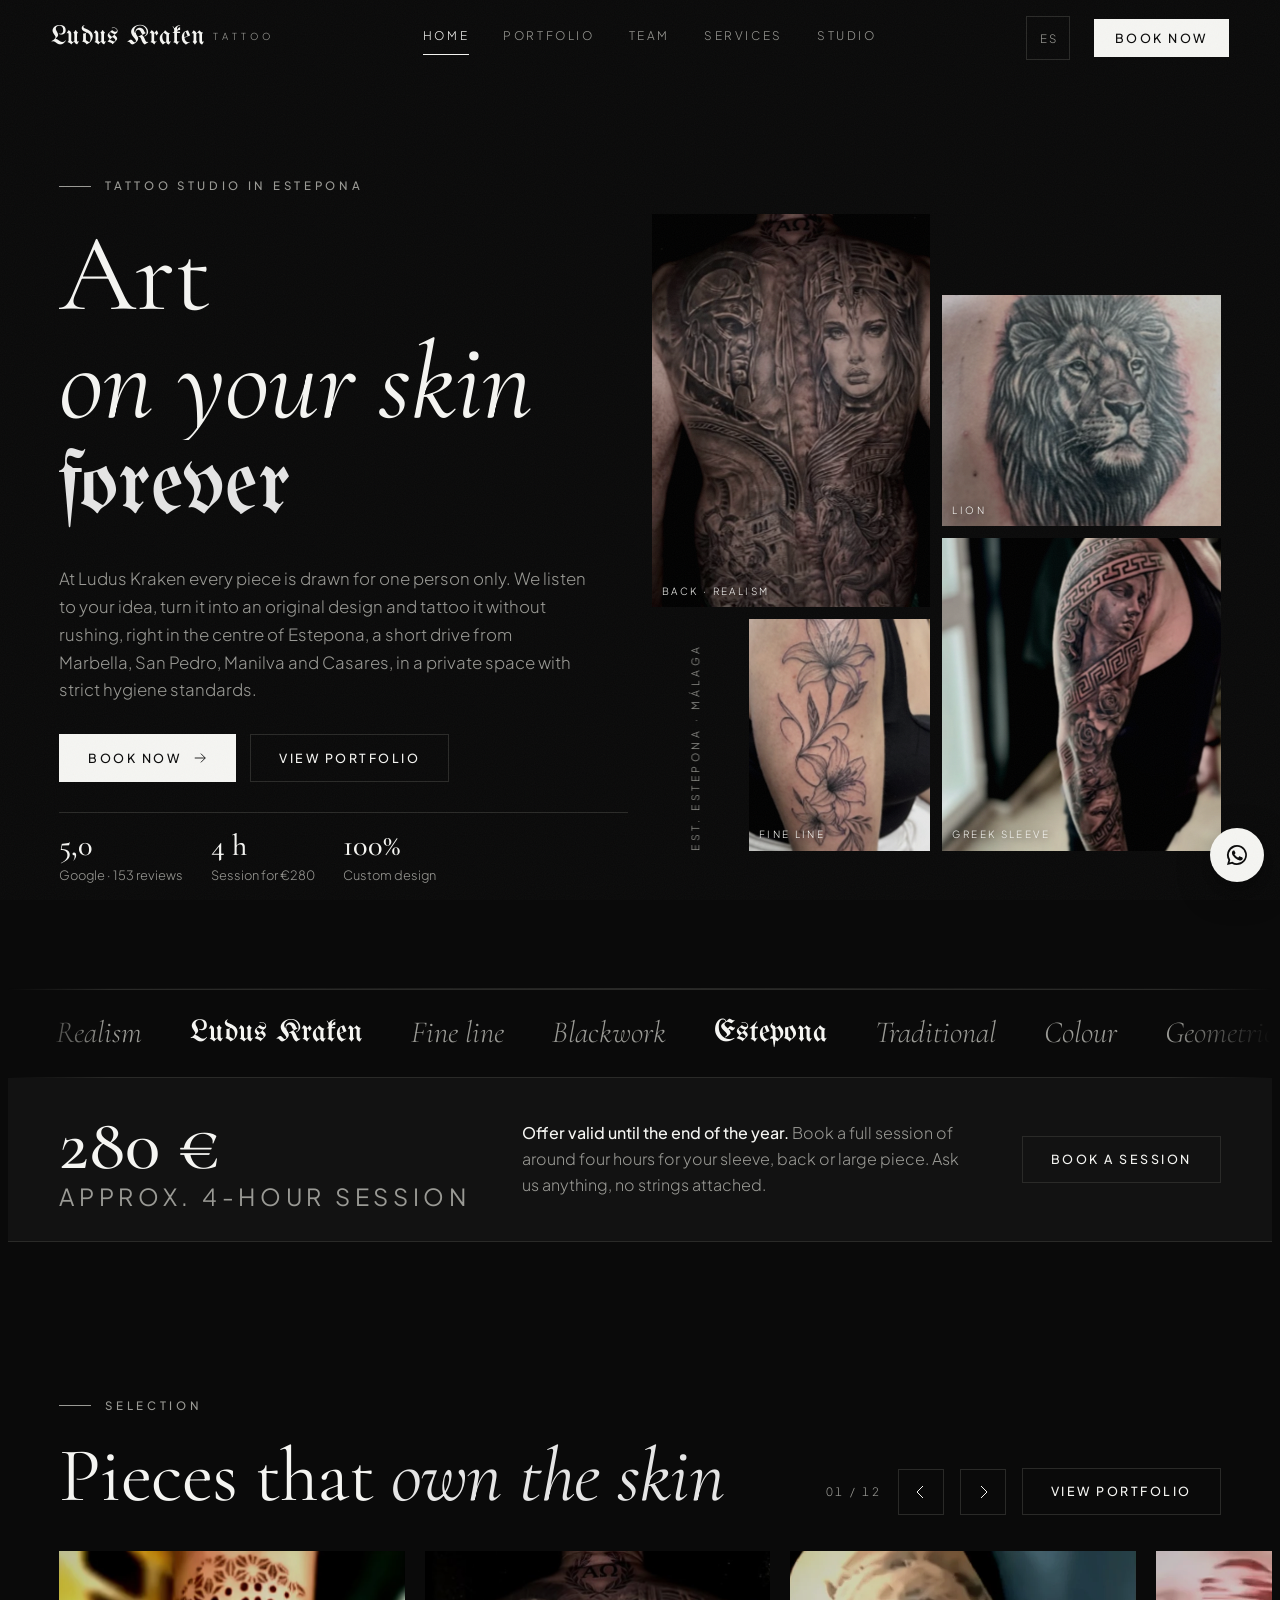
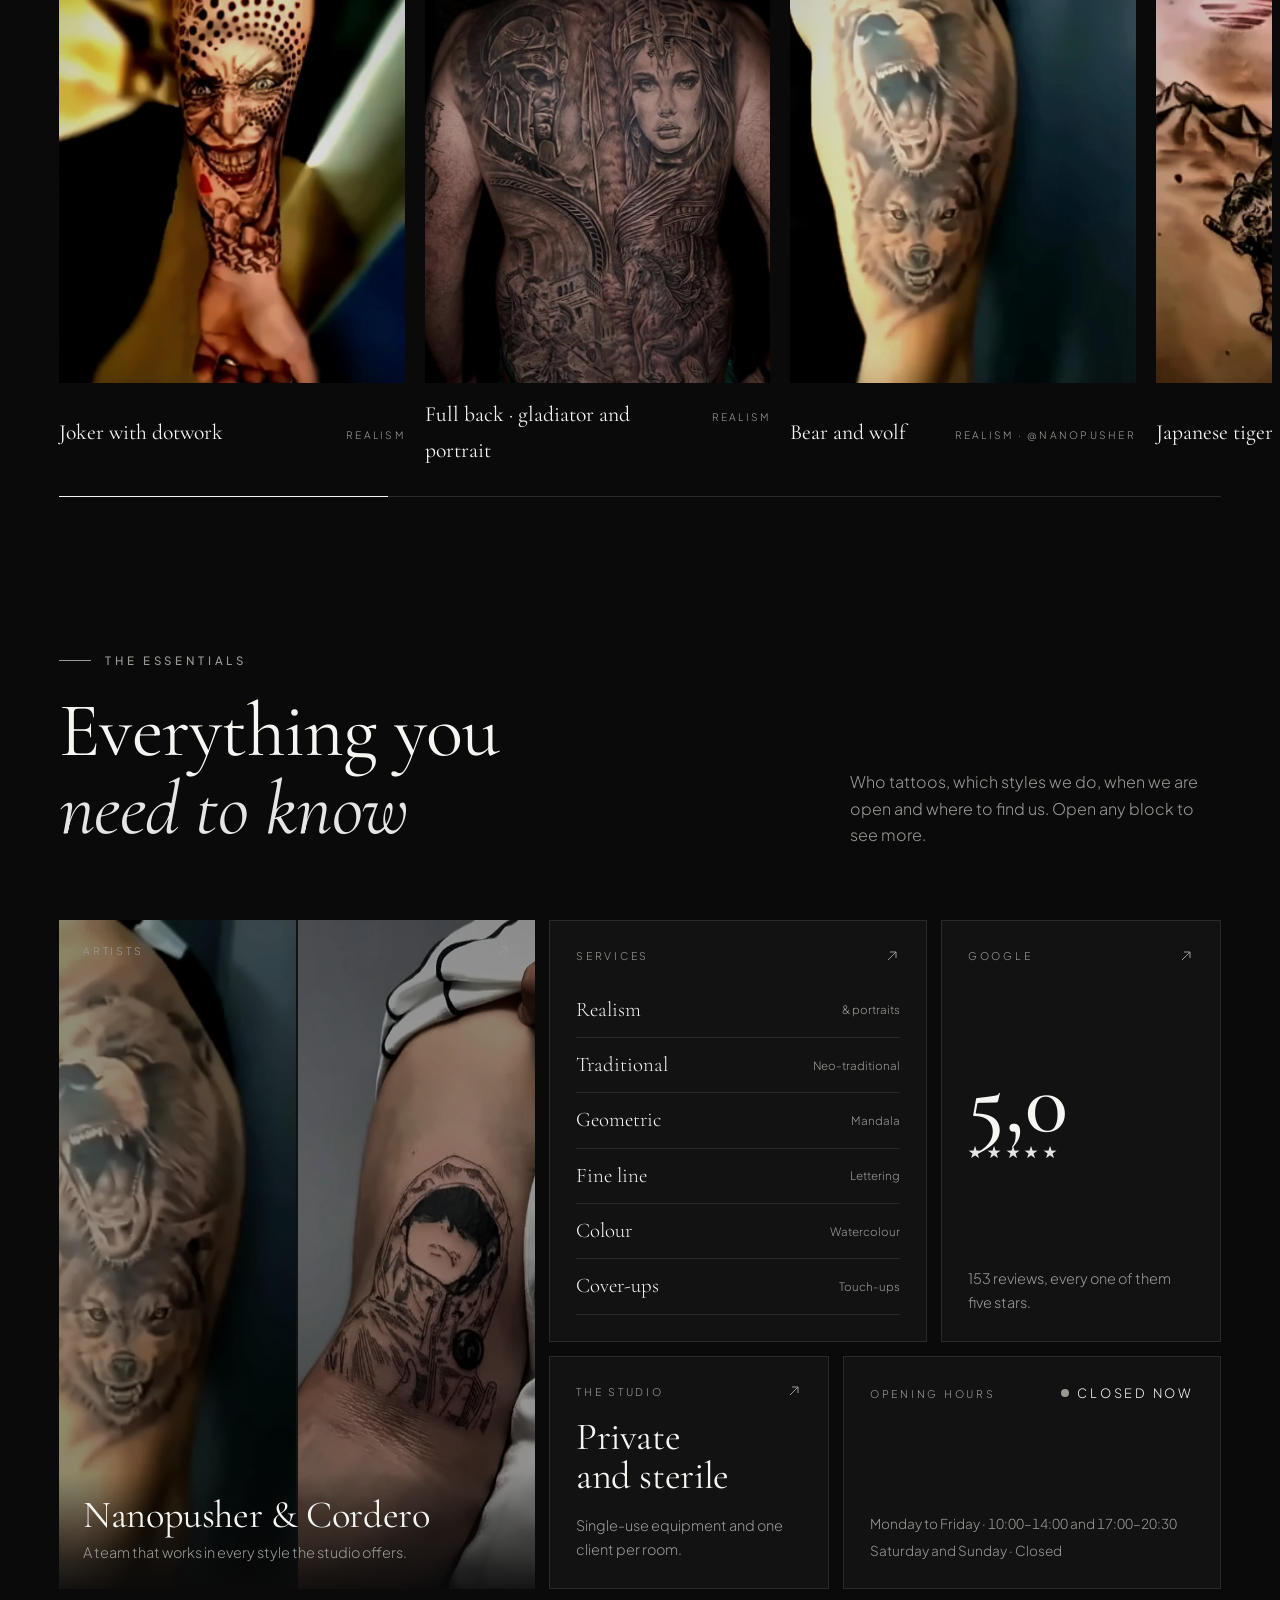
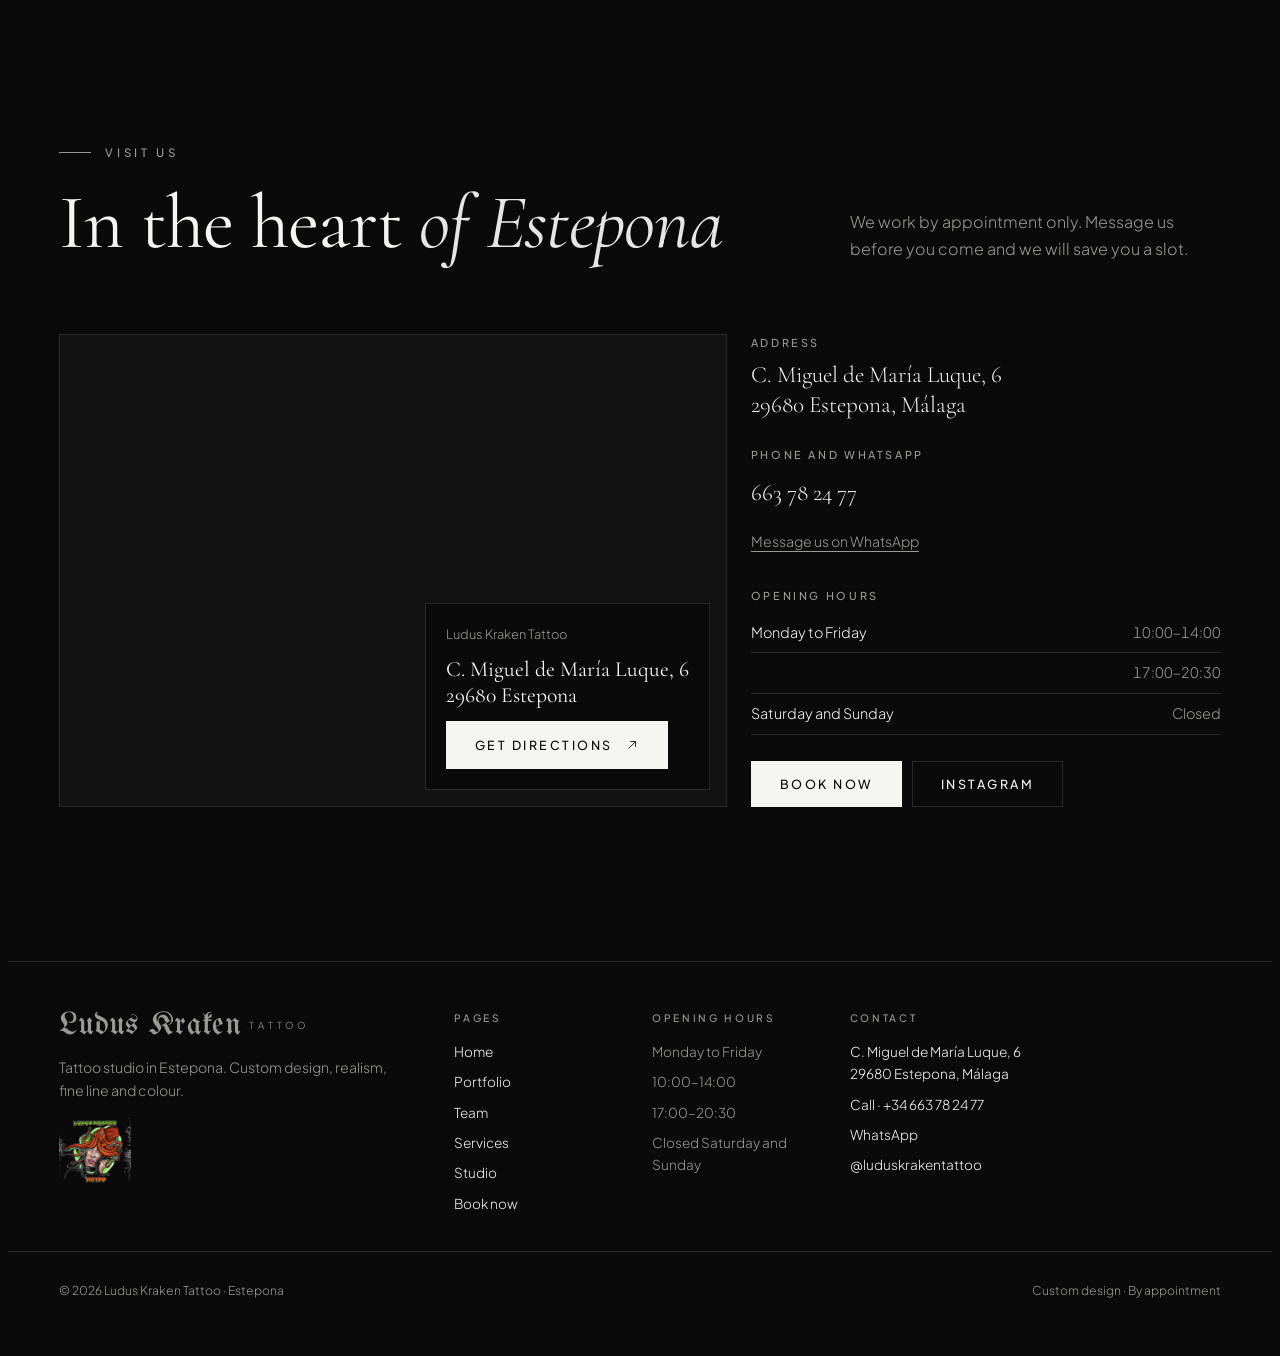
<file: index-en.html>
<!doctype html>
<html lang="en">
<head>
<meta charset="utf-8">
<meta name="viewport" content="width=device-width, initial-scale=1, viewport-fit=cover">
<title>Tattoo studio in Estepona · Ludus Kraken Tattoo</title>
<meta name="description" content="Tattoo studio in Estepona (Málaga), near Marbella and San Pedro. Realism, fine line, colour and cover-ups, all custom designed. Book on WhatsApp.">
<link rel="preconnect" href="https://fonts.googleapis.com">
<link rel="preconnect" href="https://fonts.gstatic.com" crossorigin>
<link rel="stylesheet" href="https://fonts.googleapis.com/css2?family=Cormorant+Garamond:ital,wght@0,400;0,500;1,400&family=Plus+Jakarta+Sans:wght@300;400;500&family=UnifrakturMaguntia&display=swap">
<link rel="stylesheet" href="assets/site.css">
<meta name="theme-color" content="#0A0A0A">
<link rel="icon" href="img/favicon-48.png" sizes="48x48" type="image/png">
<link rel="apple-touch-icon" href="img/apple-touch-icon.png">
<meta property="og:title" content="Ludus Kraken Tattoo · Tattoo studio in Estepona">
<meta property="og:description" content="Realism, fine line and blackwork, all custom designed. Book your appointment on WhatsApp.">
<meta property="og:image" content="img/espalda-gladiador.jpg">
<meta property="og:type" content="website">
<script type="application/ld+json">{"@context": "https://schema.org", "@type": "TattooParlor", "name": "Ludus Kraken Tattoo", "image": "img/espalda-gladiador.jpg", "telephone": "+34663782477", "address": {"@type": "PostalAddress", "streetAddress": "C. Miguel de María Luque, 6", "postalCode": "29680", "addressLocality": "Estepona", "addressRegion": "Málaga", "addressCountry": "ES"}, "openingHoursSpecification": [{"@type": "OpeningHoursSpecification", "dayOfWeek": ["Monday", "Tuesday", "Wednesday", "Thursday", "Friday"], "opens": "10:00", "closes": "14:00"}, {"@type": "OpeningHoursSpecification", "dayOfWeek": ["Monday", "Tuesday", "Wednesday", "Thursday", "Friday"], "opens": "17:00", "closes": "20:30"}], "sameAs": ["https://www.instagram.com/luduskrakentattoo/"], "priceRange": "€€", "hasMap": "https://www.google.com/maps/search/?api=1&query=Ludus+Kraken+Tattoo+C.+Miguel+de+Mar%C3%ADa+Luque+6+Estepona", "areaServed": ["Estepona", "Marbella", "San Pedro Alcántara", "Manilva", "Casares"]}</script>

</head>
<body data-page="inicio">
<a class="skip" href="#main">Skip to content</a>
<header class="nav" id="nav">
  <div class="wrap">
    <a href="index-en.html" class="brand" aria-label="Ludus Kraken Tattoo, home">Ludus Kraken<small>TATTOO</small></a>
    <ul id="menu">
      <li><a href="index-en.html" data-p="inicio">Home</a></li>
      <li><a href="portfolio-en.html" data-p="portfolio">Portfolio</a></li>
      <li><a href="artistas-en.html" data-p="artistas">Team</a></li>
      <li><a href="servicios-en.html" data-p="servicios">Services</a></li>
      <li><a href="estudio-en.html" data-p="estudio">Studio</a></li>
    </ul>
    <a class="lang" href="index.html" hreflang="es" lang="es" aria-label="Versión en español">ES</a>
    <a href="reservar-en.html" class="btn btn-solid">Book now</a>
    <span class="progress" id="progress"></span>
    <button class="menu-btn" id="menuBtn" aria-label="Open menu" aria-expanded="false" aria-controls="menu"><span></span><span></span></button>
  </div>
</header>

<main id="main" tabindex="-1">
<section class="hero" id="inicio">
  <div class="wrap">
    <div class="hero-copy">
      <h1 class="eyebrow">Tattoo studio in Estepona</h1>
      <div class="slogan"><span><span>Art</span></span><span><span><em>on your skin</em></span></span><span class="g"><span>forever</span></span></div>
      <p>At Ludus Kraken every piece is drawn for one person only. We listen to your idea, turn it into an original design and tattoo it without rushing, right in the centre of Estepona, a short drive from Marbella, San Pedro, Manilva and Casares, in a private space with strict hygiene standards.</p>
      <div class="hero-ctas">
        <a href="reservar-en.html" class="btn btn-solid">Book now <svg viewBox="0 0 16 16" fill="none" stroke="currentColor"><path d="M2 8h12M9 3l5 5-5 5"/></svg></a>
        <a href="portfolio-en.html" class="btn btn-ghost">View portfolio</a>
      </div>
      <div class="hero-meta">
        <div><strong>5,0</strong>Google · 153 reviews</div>
        <div><strong>4 h</strong>Session for €280</div>
        <div><strong>100%</strong>Custom design</div>
      </div>
    </div>
    <div class="collage" aria-label="Featured work">
      <figure><img src="img/espalda-gladiador.jpg" width="764" height="873" fetchpriority="high" alt="Realistic full back piece with a gladiator and a female portrait"><figcaption>Back · Realism</figcaption></figure>
      <figure><img src="img/leon.jpg" width="681" height="840" alt="Realistic lion in black and grey"><figcaption>Lion</figcaption></figure>
      <figure><img src="img/manga-griega.jpg" width="717" height="871" alt="Sleeve with a Greek statue and Greek key pattern"><figcaption>Greek sleeve</figcaption></figure>
      <figure><img src="img/lirios-hombro.jpg" width="450" height="707" alt="Fine line lilies on the shoulder"><figcaption>Fine line</figcaption></figure>
      <span class="stamp">Est. Estepona · Málaga</span>
    </div>
  </div>
</section>

<div class="ticker" aria-hidden="true"><div class="ticker-track"><span>Realism</span><span class="g">Ludus Kraken</span><span>Fine line</span><span>Blackwork</span><span class="g">Estepona</span><span>Traditional</span><span>Colour</span><span>Geometric</span><span>Custom design</span><span class="g">Tattoo</span><span>Realism</span><span class="g">Ludus Kraken</span><span>Fine line</span><span>Blackwork</span><span class="g">Estepona</span><span>Traditional</span><span>Colour</span><span>Geometric</span><span>Custom design</span><span class="g">Tattoo</span></div></div>

<aside class="offer" aria-label="Current offer">
  <div class="wrap">
    <div class="price">280 €<small>Approx. 4-hour session</small></div>
    <p><strong>Offer valid until the end of the year.</strong> Book a full session of around four hours for your sleeve, back or large piece. Ask us anything, no strings attached.</p>
    <a class="btn btn-ghost" href="reservar-en.html">Book a session</a>
  </div>
</aside>

<section class="section pb-0" data-reel>
  <div class="wrap reel-head reveal">
    <div><span class="eyebrow">Selection</span><h2>Pieces that <em>own the skin</em></h2></div>
    <div class="reel-ctrl"><span class="reel-count">01 / 12</span>
      <button class="lb-btn reel-prev" aria-label="Previous"><svg width="16" height="16" viewBox="0 0 16 16" fill="none" stroke="currentColor"><path d="M10 2L4 8l6 6"/></svg></button>
      <button class="lb-btn reel-next" aria-label="Next"><svg width="16" height="16" viewBox="0 0 16 16" fill="none" stroke="currentColor"><path d="M6 2l6 6-6 6"/></svg></button>
      <a href="portfolio-en.html" class="btn btn-ghost">View portfolio</a>
    </div>
  </div>
  <div class="reel" tabindex="0" data-group="reel" aria-label="Carousel of pieces, drag or use the arrow keys">
      <figure class="slide"><button class="frame" data-open="22-joker-puntillismo" aria-label="Enlarge Joker with dotwork"><img src="img/t/22-joker-puntillismo.webp" width="359" height="480" alt="Joker with dotwork" loading="lazy" draggable="false"></button><figcaption><b>Joker with dotwork</b><span>Realism</span></figcaption></figure><figure class="slide"><button class="frame" data-open="espalda-gladiador" aria-label="Enlarge Full back · gladiator and portrait"><img src="img/espalda-gladiador.jpg" width="764" height="873" alt="Full back · gladiator and portrait" loading="lazy" draggable="false"></button><figcaption><b>Full back · gladiator and portrait</b><span>Realism</span></figcaption></figure><figure class="slide"><button class="frame" data-open="26-oso-lobo-brazo" aria-label="Enlarge Bear and wolf"><img src="img/t/26-oso-lobo-brazo.webp" width="310" height="480" alt="Bear and wolf" loading="lazy" draggable="false"></button><figcaption><b>Bear and wolf</b><span>Realism · @nanopusher</span></figcaption></figure><figure class="slide"><button class="frame" data-open="18-tigre-espalda" aria-label="Enlarge Japanese tiger on the back"><img src="img/t/18-tigre-espalda.webp" width="439" height="480" alt="Japanese tiger on the back" loading="lazy" draggable="false"></button><figcaption><b>Japanese tiger on the back</b><span>Illustrative</span></figcaption></figure><figure class="slide"><button class="frame" data-open="39-mujer-cartas-rosa" aria-label="Enlarge Woman, cards and rose"><img src="img/t/39-mujer-cartas-rosa.webp" width="280" height="480" alt="Woman, cards and rose" loading="lazy" draggable="false"></button><figcaption><b>Woman, cards and rose</b><span>Realism</span></figcaption></figure><figure class="slide"><button class="frame" data-open="manga-griega" aria-label="Enlarge Greek sleeve with Greek key"><img src="img/manga-griega.jpg" width="717" height="871" alt="Greek sleeve with Greek key" loading="lazy" draggable="false"></button><figcaption><b>Greek sleeve with Greek key</b><span>Realism</span></figcaption></figure><figure class="slide"><button class="frame" data-open="16-catrina-mandala" aria-label="Enlarge Catrina with mandala"><img src="img/t/16-catrina-mandala.webp" width="464" height="480" alt="Catrina with mandala" loading="lazy" draggable="false"></button><figcaption><b>Catrina with mandala</b><span>Realism</span></figcaption></figure><figure class="slide"><button class="frame" data-open="05-escafandra-hombro" aria-label="Enlarge Diving helmet with motto"><img src="img/t/05-escafandra-hombro.webp" width="384" height="480" alt="Diving helmet with motto" loading="lazy" draggable="false"></button><figcaption><b>Diving helmet with motto</b><span>Illustrative</span></figcaption></figure><figure class="slide"><button class="frame" data-open="15-luna-calavera" aria-label="Enlarge Moon, skull and swing"><img src="img/t/15-luna-calavera.webp" width="357" height="480" alt="Moon, skull and swing" loading="lazy" draggable="false"></button><figcaption><b>Moon, skull and swing</b><span>Realism</span></figcaption></figure><figure class="slide"><button class="frame" data-open="23-tomate-realista" aria-label="Enlarge Hyperrealistic tomato"><img src="img/t/23-tomate-realista.webp" width="360" height="480" alt="Hyperrealistic tomato" loading="lazy" draggable="false"></button><figcaption><b>Hyperrealistic tomato</b><span>Colour · @nanopusher</span></figcaption></figure><figure class="slide"><button class="frame" data-open="manga-aguila" aria-label="Enlarge Sleeve with eagle"><img src="img/manga-aguila.jpg" width="637" height="888" alt="Sleeve with eagle" loading="lazy" draggable="false"></button><figcaption><b>Sleeve with eagle</b><span>Realism</span></figcaption></figure><figure class="slide"><button class="frame" data-open="41-ositos-yin-yang" aria-label="Enlarge Yin-yang teddy bears"><img src="img/t/41-ositos-yin-yang.webp" width="480" height="457" alt="Yin-yang teddy bears" loading="lazy" draggable="false"></button><figcaption><b>Yin-yang teddy bears</b><span>Colour</span></figcaption></figure>
  </div>
  <div class="reel-bar"><div><i></i></div></div>
</section>

<section class="section pb-0">
  <div class="wrap">
    <div class="section-head reveal">
      <div><span class="eyebrow">The essentials</span><h2>Everything you <em>need to know</em></h2></div>
      <p class="lead">Who tattoos, which styles we do, when we are open and where to find us. Open any block to see more.</p>
    </div>
    <div class="bento">
      <a class="tile img t-artists reveal" href="artistas-en.html">
        <div class="pair"><div><img src="img/t/26-oso-lobo-brazo.webp" width="310" height="480" alt="Bear and wolf" loading="lazy" draggable="false"></div><div><img src="img/t/38-retrato-capucha.webp" width="389" height="480" alt="Hooded portrait" loading="lazy" draggable="false"></div></div>
        <span class="k">Artists <svg viewBox="0 0 16 16" fill="none" stroke="currentColor"><path d="M4 12L12 4M6 4h6v6"/></svg></span>
        <div class="over"><h3>Nanopusher &amp; Cordero</h3><p>A team that works in every style the studio offers.</p></div>
      </a>
      <a class="tile t-services reveal" href="servicios-en.html"><span class="k">Services <svg viewBox="0 0 16 16" fill="none" stroke="currentColor"><path d="M4 12L12 4M6 4h6v6"/></svg></span><ul><li>Realism<span>& portraits</span></li><li>Traditional<span>Neo-traditional</span></li><li>Geometric<span>Mandala</span></li><li>Fine line<span>Lettering</span></li><li>Colour<span>Watercolour</span></li><li>Cover-ups<span>Touch-ups</span></li></ul></a>
      <a class="tile t-rating reveal" href="https://www.google.com/maps/search/?api=1&amp;query=Ludus+Kraken+Tattoo+C.+Miguel+de+Mar%C3%ADa+Luque+6+Estepona" target="_blank" rel="noopener"><span class="k">Google <svg viewBox="0 0 16 16" fill="none" stroke="currentColor"><path d="M4 12L12 4M6 4h6v6"/></svg></span><div><div class="big">5,0</div><div class="stars" aria-hidden="true">★★★★★</div></div><p>153 reviews, every one of them five stars.</p></a>
      <a class="tile t-studio reveal" href="estudio-en.html"><span class="k">The studio <svg viewBox="0 0 16 16" fill="none" stroke="currentColor"><path d="M4 12L12 4M6 4h6v6"/></svg></span><h3>Private and sterile</h3><p>Single-use equipment and one client per room.</p></a>
      <div class="tile t-hours reveal"><span class="k">Opening hours <span class="now" data-now></span></span><div class="rows"><span>Monday to Friday · 10:00–14:00 and 17:00–20:30</span><span>Saturday and Sunday · Closed</span></div></div>
    </div>
  </div>
</section>

<section class="section" id="visitanos">
  <div class="wrap">
    <div class="section-head reveal">
      <div><span class="eyebrow">Visit us</span><h2>In the heart <em>of Estepona</em></h2></div>
      <p class="lead">We work by appointment only. Message us before you come and we will save you a slot.</p>
    </div>
    <div class="visit">
      <div class="mapbox reveal" data-map>
      <div class="map-fallback" aria-hidden="true">
        <svg viewBox="0 0 800 500" preserveAspectRatio="xMidYMid slice">
          <path class="sea" d="M0 430 C160 400 300 470 470 440 S720 400 800 420 V500 H0Z"/>
          <path class="coast" d="M0 430 C160 400 300 470 470 440 S720 400 800 420"/>
          <path class="road main" d="M-10 360 C200 330 420 380 820 300"/>
          <path class="road main" d="M430 -10 C440 140 470 260 455 520"/>
          <path class="road" d="M0 120 L800 160 M0 230 L800 250 M120 0 L170 500 M260 0 L300 500 M600 0 L560 500 M700 0 L690 500 M0 60 L380 90 M520 40 L800 70"/>
          <path class="road" d="M330 120 L520 140 L510 260 L320 245 Z"/>
          <text class="lbl" x="40" y="470">MEDITERRANEAN SEA</text>
          <text class="lbl" x="500" y="110">ESTEPONA</text>
        </svg>
        <span class="pin"></span>
      </div>
      <div class="map-card"><span>Ludus Kraken Tattoo</span><b>C. Miguel de María Luque, 6<br>29680 Estepona</b><a class="btn btn-solid self-start" href="https://www.google.com/maps/search/?api=1&amp;query=Ludus+Kraken+Tattoo+C.+Miguel+de+Mar%C3%ADa+Luque+6+Estepona" target="_blank" rel="noopener">Get directions <svg viewBox="0 0 16 16" fill="none" stroke="currentColor"><path d="M4 12L12 4M6 4h6v6"/></svg></a></div>
    </div>
      <div class="vinfo reveal">
        <div class="info-block"><span class="lbl">Address</span><a href="https://www.google.com/maps/search/?api=1&amp;query=Ludus+Kraken+Tattoo+C.+Miguel+de+Mar%C3%ADa+Luque+6+Estepona" target="_blank" rel="noopener">C. Miguel de María Luque, 6<br>29680 Estepona, Málaga</a></div>
        <div class="info-block"><span class="lbl">Phone and WhatsApp</span><a href="tel:+34663782477">663 78 24 77</a><a class="sub-link" href="https://wa.me/34663782477" target="_blank" rel="noopener">Message us on WhatsApp</a></div>
        <div class="info-block"><span class="lbl">Opening hours</span><table class="hours"><tr><td>Monday to Friday</td><td>10:00–14:00</td></tr><tr><td></td><td>17:00–20:30</td></tr><tr class="closed"><td>Saturday and Sunday</td><td>Closed</td></tr></table></div>
        <div class="socials"><a class="btn btn-solid" href="reservar-en.html">Book now</a><a class="btn btn-ghost" href="https://www.instagram.com/luduskrakentattoo/" target="_blank" rel="noopener">Instagram</a></div>
      </div>
    </div>
  </div>
</section>
</main>

<footer>
  <div class="wrap foot">
    <div class="f-brand"><a href="index-en.html" class="brand">Ludus Kraken<small>TATTOO</small></a><span class="footer-tagline">Tattoo studio in Estepona. Custom design, realism, fine line and colour.</span><img class="logo-72" src="img/logo-sm.png" alt="Ludus Kraken Tattoo logo" width="72" height="68" loading="lazy"></div>
    <div class="f-col"><b>Pages</b><a href="index-en.html">Home</a><a href="portfolio-en.html">Portfolio</a><a href="artistas-en.html">Team</a><a href="servicios-en.html">Services</a><a href="estudio-en.html">Studio</a><a href="reservar-en.html">Book now</a></div>
    <div class="f-col"><b>Opening hours</b><span>Monday to Friday</span><span>10:00–14:00</span><span>17:00–20:30</span><span>Closed Saturday and Sunday</span></div>
    <div class="f-col"><b>Contact</b><a href="https://www.google.com/maps/search/?api=1&amp;query=Ludus+Kraken+Tattoo+C.+Miguel+de+Mar%C3%ADa+Luque+6+Estepona" target="_blank" rel="noopener">C. Miguel de María Luque, 6<br>29680 Estepona, Málaga</a><a href="tel:+34663782477">Call · +34 663 78 24 77</a><a href="https://wa.me/34663782477" target="_blank" rel="noopener">WhatsApp</a><a href="https://www.instagram.com/luduskrakentattoo/" target="_blank" rel="noopener">@luduskrakentattoo</a></div>
  </div>
  <div class="wrap bottom"><span>© 2026 Ludus Kraken Tattoo · Estepona</span><span>Custom design · By appointment</span></div>
</footer>

<nav class="mobile-bar" aria-label="Quick actions"><a class="btn btn-ghost" href="https://wa.me/34663782477" target="_blank" rel="noopener">WhatsApp</a><a class="btn btn-solid" href="reservar-en.html">Book now</a></nav>

<aside aria-label="Quick contact on WhatsApp"><a class="wa-float" href="https://wa.me/34663782477" target="_blank" rel="noopener" aria-label="Message us on WhatsApp"><svg viewBox="0 0 24 24" fill="currentColor"><path d="M12 2a10 10 0 00-8.6 15.1L2 22l5-1.3A10 10 0 1012 2zm0 18.2a8.2 8.2 0 01-4.2-1.2l-.3-.2-3 .8.8-2.9-.2-.3A8.2 8.2 0 1112 20.2zm4.5-6.1c-.2-.1-1.5-.7-1.7-.8s-.4-.1-.6.1-.7.8-.8 1-.3.2-.5.1a6.7 6.7 0 01-3.3-2.9c-.3-.4.3-.4.8-1.4a.5.5 0 000-.5l-.8-1.8c-.2-.5-.4-.4-.6-.4h-.5a1 1 0 00-.7.3 3 3 0 00-.9 2.2 5.2 5.2 0 001.1 2.8 11.9 11.9 0 004.6 4c1.7.7 2.3.8 3.2.6a2.7 2.7 0 001.8-1.2 2.2 2.2 0 00.1-1.3c0-.1-.2-.2-.4-.3z"/></svg></a></aside>

<div class="lightbox" id="lightbox" role="dialog" aria-modal="true" aria-label="Enlarged view" aria-hidden="true">
  <div class="lb-bar"><span id="lbCount"></span><span class="lb-hint">Tap the image to see the detail</span><button class="lb-btn" id="lbClose" aria-label="Close"><svg width="16" height="16" viewBox="0 0 16 16" fill="none" stroke="currentColor"><path d="M2 2l12 12M14 2L2 14"/></svg></button></div>
  <div class="lb-stage" id="lbStage"><img id="lbImg" alt=""></div>
  <div class="lb-bar"><span class="lb-cap" id="lbCap"></span><div class="lb-nav"><button class="lb-btn" id="lbPrev" aria-label="Previous"><svg width="16" height="16" viewBox="0 0 16 16" fill="none" stroke="currentColor"><path d="M10 2L4 8l6 6"/></svg></button><button class="lb-btn" id="lbNext" aria-label="Next"><svg width="16" height="16" viewBox="0 0 16 16" fill="none" stroke="currentColor"><path d="M6 2l6 6-6 6"/></svg></button></div></div>
</div>

<script src="assets/works-en.js"></script>
<script src="assets/site.js"></script>
</body>
</html>
</file>
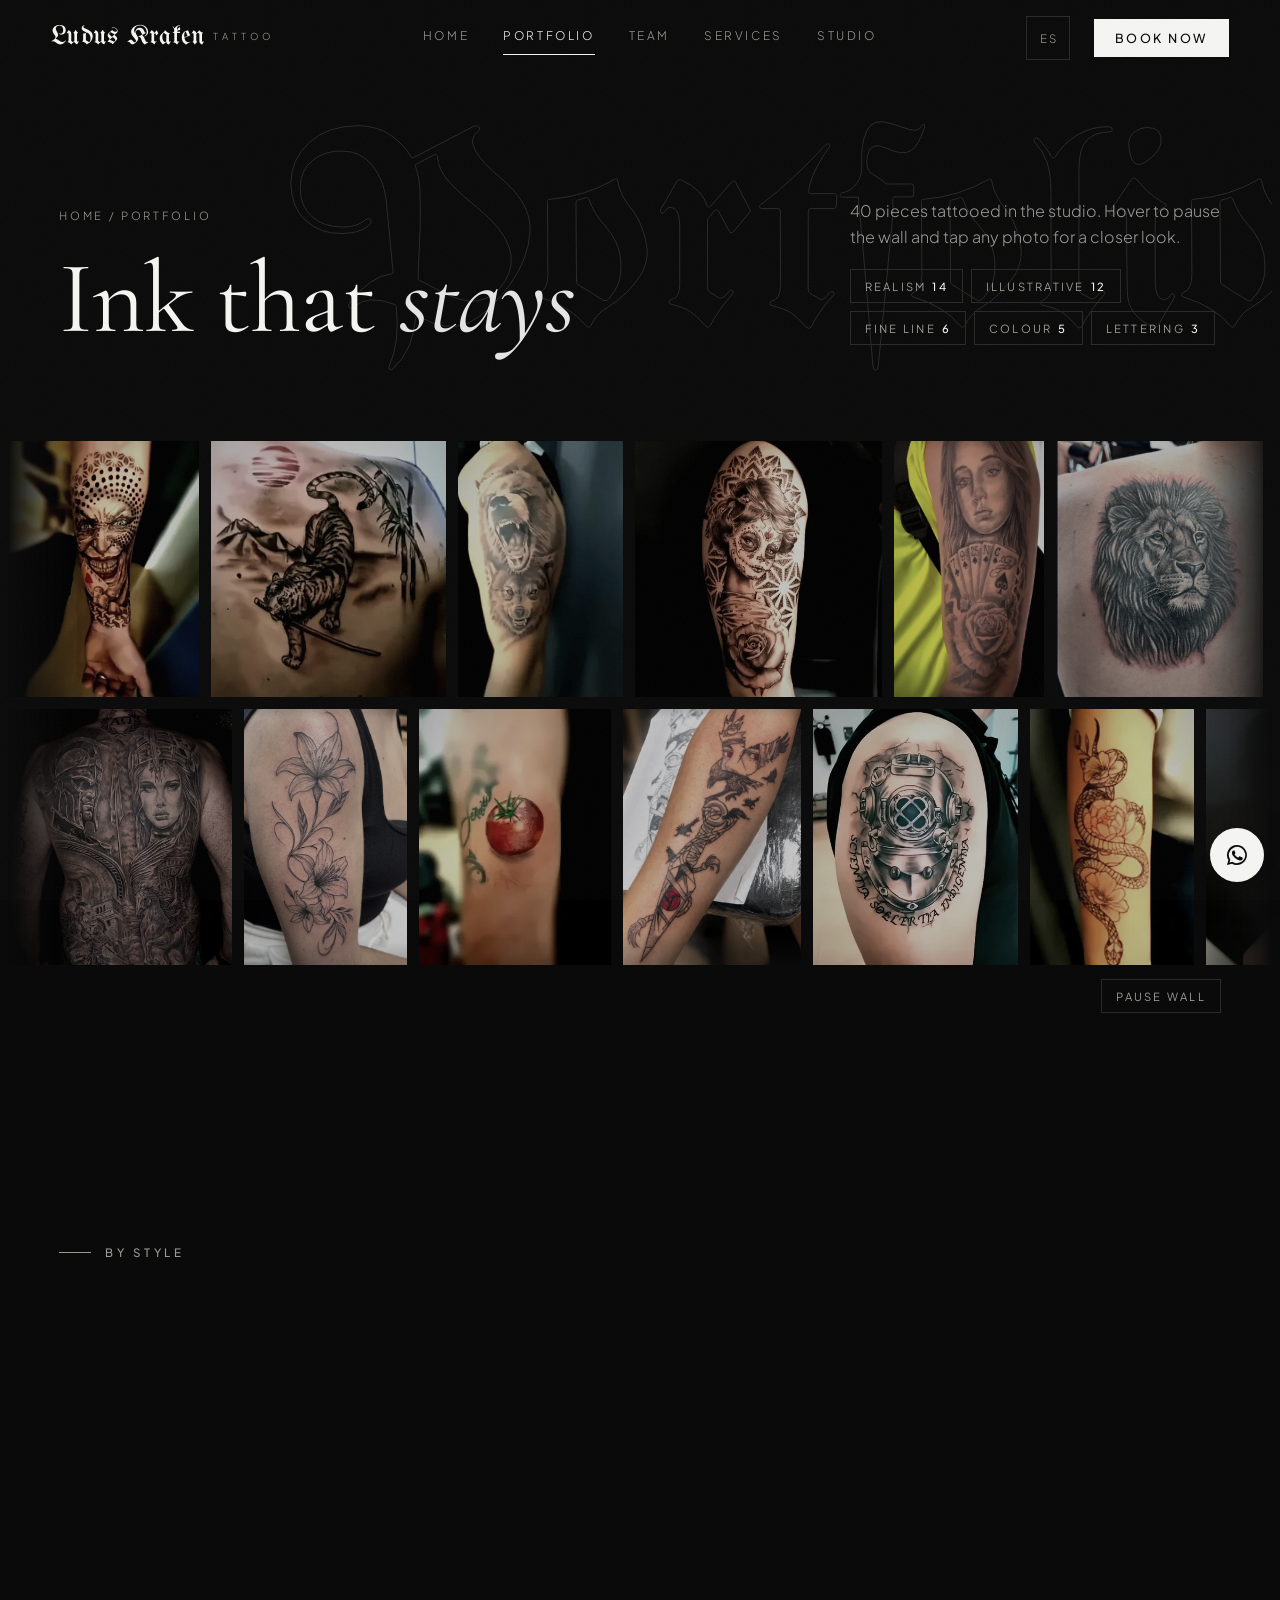
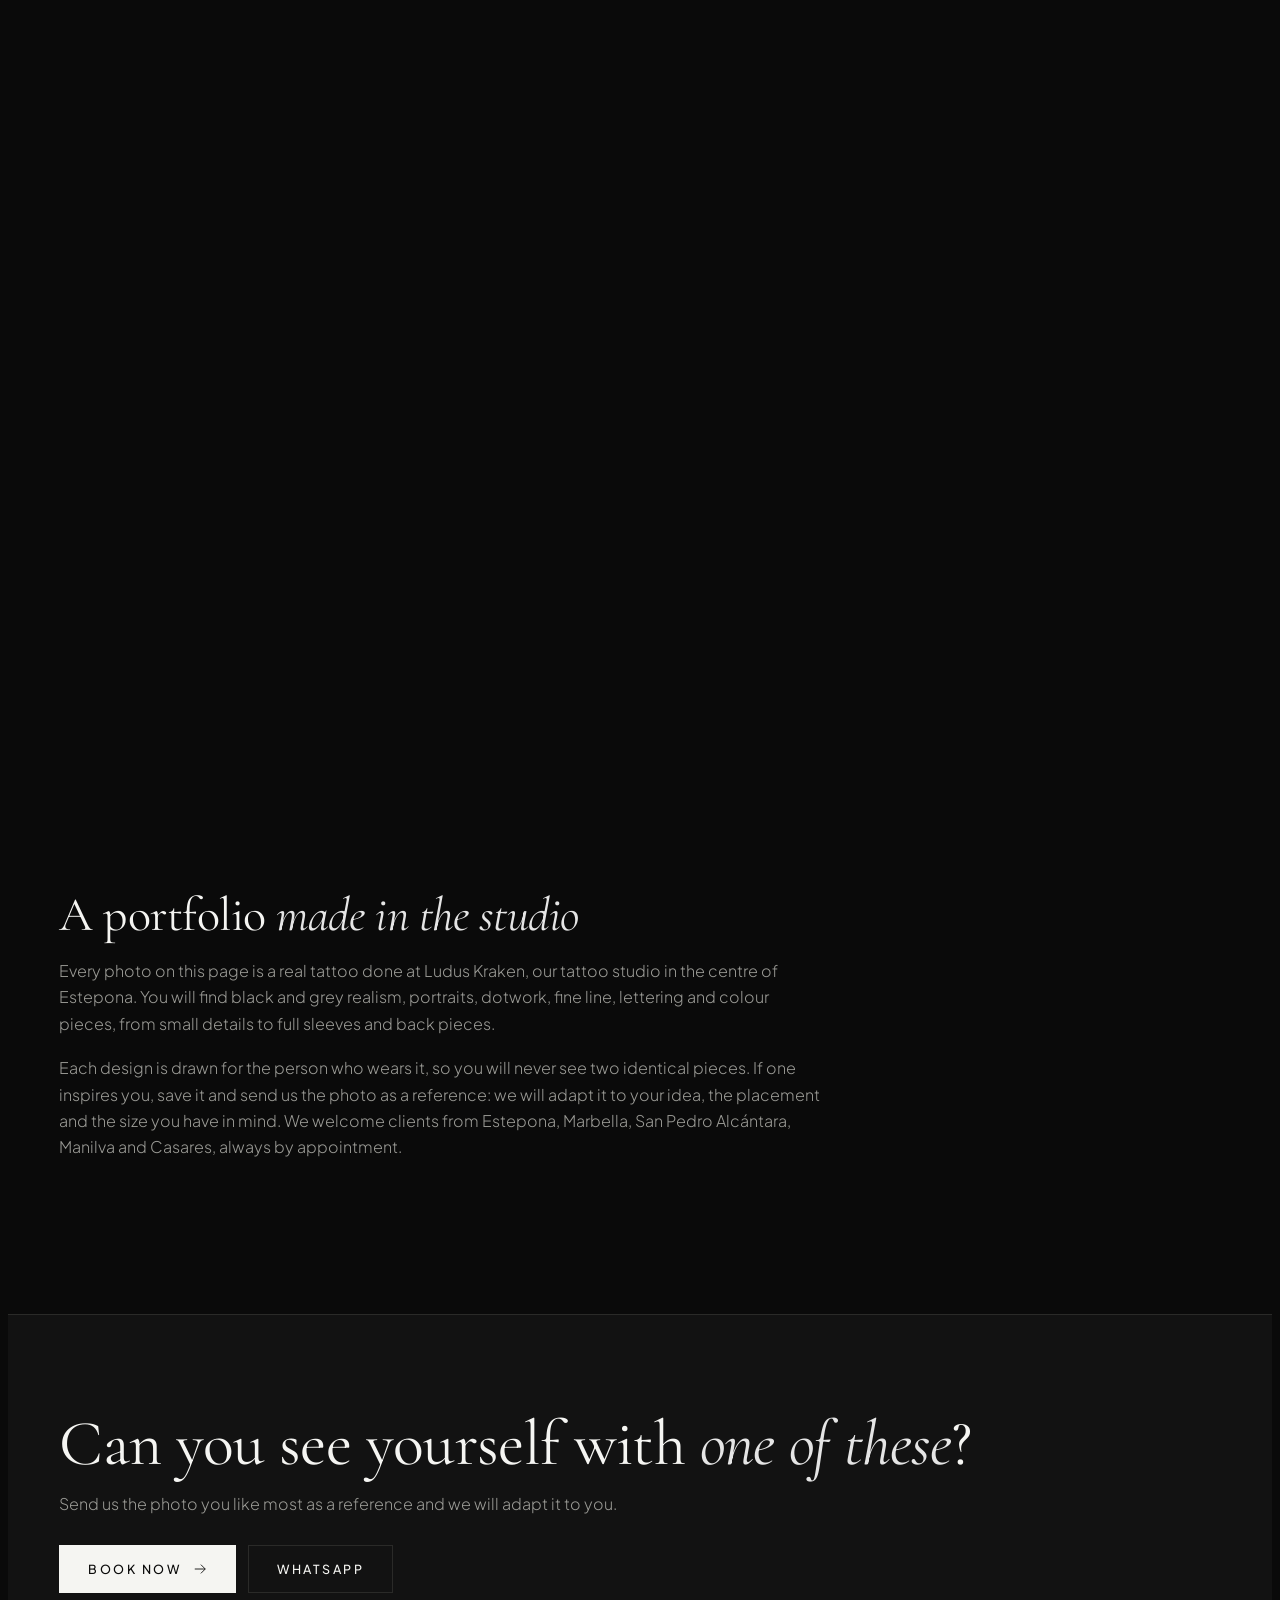
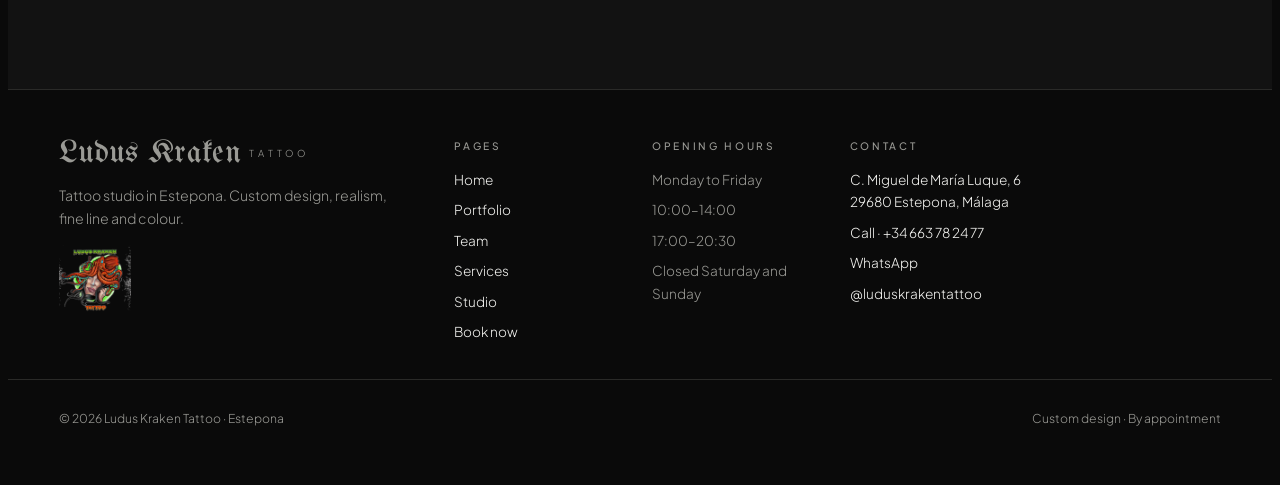
<file: portfolio-en.html>
<!doctype html>
<html lang="en">
<head>
<meta charset="utf-8">
<meta name="viewport" content="width=device-width, initial-scale=1, viewport-fit=cover">
<title>Tattoo portfolio in Estepona · Ludus Kraken Tattoo</title>
<meta name="description" content="Real tattoos from the Ludus Kraken studio in Estepona: realism, fine line, colour and lettering, filterable by style.">
<link rel="preconnect" href="https://fonts.googleapis.com">
<link rel="preconnect" href="https://fonts.gstatic.com" crossorigin>
<link rel="stylesheet" href="https://fonts.googleapis.com/css2?family=Cormorant+Garamond:ital,wght@0,400;0,500;1,400&family=Plus+Jakarta+Sans:wght@300;400;500&family=UnifrakturMaguntia&display=swap">
<link rel="stylesheet" href="assets/site.css">
<meta name="theme-color" content="#0A0A0A">
<link rel="icon" href="img/favicon-48.png" sizes="48x48" type="image/png">
<link rel="apple-touch-icon" href="img/apple-touch-icon.png">
<meta property="og:title" content="Tattoo portfolio in Estepona · Ludus Kraken Tattoo">
<meta property="og:description" content="Real tattoos from the Ludus Kraken studio in Estepona: realism, fine line, colour and lettering, filterable by style.">
<meta property="og:image" content="img/espalda-gladiador.jpg">
<meta property="og:type" content="website">
</head>
<body data-page="portfolio">
<a class="skip" href="#main">Skip to content</a>
<header class="nav" id="nav">
  <div class="wrap">
    <a href="index-en.html" class="brand" aria-label="Ludus Kraken Tattoo, home">Ludus Kraken<small>TATTOO</small></a>
    <ul id="menu">
      <li><a href="index-en.html" data-p="inicio">Home</a></li>
      <li><a href="portfolio-en.html" data-p="portfolio">Portfolio</a></li>
      <li><a href="artistas-en.html" data-p="artistas">Team</a></li>
      <li><a href="servicios-en.html" data-p="servicios">Services</a></li>
      <li><a href="estudio-en.html" data-p="estudio">Studio</a></li>
    </ul>
    <a class="lang" href="portfolio.html" hreflang="es" lang="es" aria-label="Versión en español">ES</a>
    <a href="reservar-en.html" class="btn btn-solid">Book now</a>
    <span class="progress" id="progress"></span>
    <button class="menu-btn" id="menuBtn" aria-label="Open menu" aria-expanded="false" aria-controls="menu"><span></span><span></span></button>
  </div>
</header>

<main id="main" tabindex="-1">
<section class="page-hero">
  <span class="ghost" aria-hidden="true">Portfolio</span>
  <div class="wrap">
    <div class="ph-copy"><span class="crumbs"><a href="index-en.html">Home</a> / Portfolio</span><h1>Ink that <em>stays</em></h1></div>
    <div class="ph-side"><p>40 pieces tattooed in the studio. Hover to pause the wall and tap any photo for a closer look.</p><div class="chips"><button class="chip" type="button" data-go-style="Realismo">Realism<b>14</b></button><button class="chip" type="button" data-go-style="Ilustrativo">Illustrative<b>12</b></button><button class="chip" type="button" data-go-style="Fine Line">Fine Line<b>6</b></button><button class="chip" type="button" data-go-style="Color">Colour<b>5</b></button><button class="chip" type="button" data-go-style="Lettering">Lettering<b>3</b></button></div></div>
  </div>
  <div class="wall-wrap mt-wall"><button class="chip wall-toggle" type="button" id="wallToggle" aria-pressed="false">Pause wall</button><div class="wall" data-wall data-group="all" aria-label="Animated wall of work"></div></div>
</section>

<section class="section pb-0">
  <div class="wrap">
    <div class="section-head reveal">
      <div><span class="eyebrow">By style</span><h2>Find <em>your style</em></h2></div>
      <p class="lead">Each card cycles through the work in one style. Tap it to filter the gallery.</p>
    </div>
    <div class="spots reveal"><button class="spot" type="button" data-style="Realismo" aria-pressed="false"><span class="lab"><b>Realism</b><span></span></span></button><button class="spot" type="button" data-style="Ilustrativo" aria-pressed="false"><span class="lab"><b>Illustrative</b><span></span></span></button><button class="spot" type="button" data-style="Fine Line" aria-pressed="false"><span class="lab"><b>Fine Line</b><span></span></span></button><button class="spot" type="button" data-style="Color" aria-pressed="false"><span class="lab"><b>Colour</b><span></span></span></button><button class="spot" type="button" data-style="Lettering" aria-pressed="false"><span class="lab"><b>Lettering</b><span></span></span></button></div>
  </div>
</section>

<section class="section" id="portfolio-grid">
  <div class="wrap">
    <div class="section-head reveal">
      <div><span class="eyebrow">Gallery</span><h2>All <em>the pieces</em></h2></div>
      <p class="lead">Filter by style and open any photo. In the enlarged view, tap it again to see the detail of the lines and shading.</p>
    </div>
    <div class="filters" role="group" aria-label="Filter by style" id="filters"></div>
    <div class="masonry" id="gallery"><figure class="piece" tabindex="0" role="button" data-style="Realismo" data-open="22-joker-puntillismo" aria-label="Enlarge: Joker with dotwork"><img src="img/t/22-joker-puntillismo-thumb.webp" srcset="img/t/22-joker-puntillismo-thumb.webp 359w, img/t/22-joker-puntillismo.webp 698w" sizes="(max-width:640px) 48vw, (max-width:1000px) 31vw, 300px" width="359" height="480" alt="Joker with dotwork" loading="lazy" draggable="false"><figcaption><span>Joker with dotwork</span><span>Realism</span></figcaption></figure><figure class="piece" tabindex="0" role="button" data-style="Realismo" data-open="espalda-gladiador" aria-label="Enlarge: Full back · gladiator and portrait"><img src="img/espalda-gladiador.jpg" width="764" height="873" alt="Full back · gladiator and portrait" loading="lazy" draggable="false"><figcaption><span>Full back · gladiator and portrait</span><span>Realism</span></figcaption></figure><figure class="piece" tabindex="0" role="button" data-style="Ilustrativo" data-open="18-tigre-espalda" aria-label="Enlarge: Japanese tiger on the back"><img src="img/t/18-tigre-espalda-thumb.webp" srcset="img/t/18-tigre-espalda-thumb.webp 439w, img/t/18-tigre-espalda.webp 672w" sizes="(max-width:640px) 48vw, (max-width:1000px) 31vw, 300px" width="439" height="480" alt="Japanese tiger on the back" loading="lazy" draggable="false"><figcaption><span>Japanese tiger on the back</span><span>Illustrative</span></figcaption></figure><figure class="piece" tabindex="0" role="button" data-style="Fine Line" data-open="lirios-hombro" aria-label="Enlarge: Lilies on the shoulder"><img src="img/lirios-hombro.jpg" width="450" height="707" alt="Lilies on the shoulder" loading="lazy" draggable="false"><figcaption><span>Lilies on the shoulder</span><span>Fine Line</span></figcaption></figure><figure class="piece" tabindex="0" role="button" data-style="Realismo" data-open="26-oso-lobo-brazo" aria-label="Enlarge: Bear and wolf"><img src="img/t/26-oso-lobo-brazo-thumb.webp" srcset="img/t/26-oso-lobo-brazo-thumb.webp 310w, img/t/26-oso-lobo-brazo.webp 668w" sizes="(max-width:640px) 48vw, (max-width:1000px) 31vw, 300px" width="310" height="480" alt="Bear and wolf" loading="lazy" draggable="false"><figcaption><span>Bear and wolf <em>@nanopusher</em></span><span>Realism</span></figcaption></figure><figure class="piece" tabindex="0" role="button" data-style="Color" data-open="23-tomate-realista" aria-label="Enlarge: Hyperrealistic tomato"><img src="img/t/23-tomate-realista-thumb.webp" srcset="img/t/23-tomate-realista-thumb.webp 360w, img/t/23-tomate-realista.webp 768w" sizes="(max-width:640px) 48vw, (max-width:1000px) 31vw, 300px" width="360" height="480" alt="Hyperrealistic tomato" loading="lazy" draggable="false"><figcaption><span>Hyperrealistic tomato <em>@nanopusher</em></span><span>Colour</span></figcaption></figure><figure class="piece" tabindex="0" role="button" data-style="Realismo" data-open="16-catrina-mandala" aria-label="Enlarge: Catrina with mandala"><img src="img/t/16-catrina-mandala-thumb.webp" srcset="img/t/16-catrina-mandala-thumb.webp 464w, img/t/16-catrina-mandala.webp 790w" sizes="(max-width:640px) 48vw, (max-width:1000px) 31vw, 300px" width="464" height="480" alt="Catrina with mandala" loading="lazy" draggable="false"><figcaption><span>Catrina with mandala</span><span>Realism</span></figcaption></figure><figure class="piece" tabindex="0" role="button" data-style="Ilustrativo" data-open="daga-antebrazo" aria-label="Enlarge: Dagger and crows"><img src="img/daga-antebrazo.jpg" width="520" height="746" alt="Dagger and crows" loading="lazy" draggable="false"><figcaption><span>Dagger and crows</span><span>Illustrative</span></figcaption></figure><figure class="piece" tabindex="0" role="button" data-style="Realismo" data-open="39-mujer-cartas-rosa" aria-label="Enlarge: Woman, cards and rose"><img src="img/t/39-mujer-cartas-rosa-thumb.webp" srcset="img/t/39-mujer-cartas-rosa-thumb.webp 280w, img/t/39-mujer-cartas-rosa.webp 788w" sizes="(max-width:640px) 48vw, (max-width:1000px) 31vw, 300px" width="280" height="480" alt="Woman, cards and rose" loading="lazy" draggable="false"><figcaption><span>Woman, cards and rose</span><span>Realism</span></figcaption></figure><figure class="piece" tabindex="0" role="button" data-style="Ilustrativo" data-open="05-escafandra-hombro" aria-label="Enlarge: Diving helmet with motto"><img src="img/t/05-escafandra-hombro-thumb.webp" srcset="img/t/05-escafandra-hombro-thumb.webp 384w, img/t/05-escafandra-hombro.webp 758w" sizes="(max-width:640px) 48vw, (max-width:1000px) 31vw, 300px" width="384" height="480" alt="Diving helmet with motto" loading="lazy" draggable="false"><figcaption><span>Diving helmet with motto</span><span>Illustrative</span></figcaption></figure><figure class="piece" tabindex="0" role="button" data-style="Realismo" data-open="leon" aria-label="Enlarge: Lion in black and grey"><img src="img/leon.jpg" width="681" height="840" alt="Lion in black and grey" loading="lazy" draggable="false"><figcaption><span>Lion in black and grey</span><span>Realism</span></figcaption></figure><figure class="piece" tabindex="0" role="button" data-style="Fine Line" data-open="25-serpiente-flores" aria-label="Enlarge: Snake with peony"><img src="img/t/25-serpiente-flores-thumb.webp" srcset="img/t/25-serpiente-flores-thumb.webp 308w, img/t/25-serpiente-flores.webp 428w" sizes="(max-width:640px) 48vw, (max-width:1000px) 31vw, 300px" width="308" height="480" alt="Snake with peony" loading="lazy" draggable="false"><figcaption><span>Snake with peony <em>@nanopusher</em></span><span>Fine Line</span></figcaption></figure><figure class="piece" tabindex="0" role="button" data-style="Color" data-open="41-ositos-yin-yang" aria-label="Enlarge: Yin-yang teddy bears"><img src="img/t/41-ositos-yin-yang-thumb.webp" srcset="img/t/41-ositos-yin-yang-thumb.webp 480w, img/t/41-ositos-yin-yang.webp 954w" sizes="(max-width:640px) 48vw, (max-width:1000px) 31vw, 300px" width="480" height="457" alt="Yin-yang teddy bears" loading="lazy" draggable="false"><figcaption><span>Yin-yang teddy bears</span><span>Colour</span></figcaption></figure><figure class="piece" tabindex="0" role="button" data-style="Realismo" data-open="15-luna-calavera" aria-label="Enlarge: Moon, skull and swing"><img src="img/t/15-luna-calavera-thumb.webp" srcset="img/t/15-luna-calavera-thumb.webp 357w, img/t/15-luna-calavera.webp 712w" sizes="(max-width:640px) 48vw, (max-width:1000px) 31vw, 300px" width="357" height="480" alt="Moon, skull and swing" loading="lazy" draggable="false"><figcaption><span>Moon, skull and swing</span><span>Realism</span></figcaption></figure><figure class="piece" tabindex="0" role="button" data-style="Realismo" data-open="manga-griega" aria-label="Enlarge: Greek sleeve with Greek key"><img src="img/manga-griega.jpg" width="717" height="871" alt="Greek sleeve with Greek key" loading="lazy" draggable="false"><figcaption><span>Greek sleeve with Greek key</span><span>Realism</span></figcaption></figure><figure class="piece" tabindex="0" role="button" data-style="Realismo" data-open="38-retrato-capucha" aria-label="Enlarge: Hooded portrait"><img src="img/t/38-retrato-capucha-thumb.webp" srcset="img/t/38-retrato-capucha-thumb.webp 389w, img/t/38-retrato-capucha.webp 838w" sizes="(max-width:640px) 48vw, (max-width:1000px) 31vw, 300px" width="389" height="480" alt="Hooded portrait" loading="lazy" draggable="false"><figcaption><span>Hooded portrait <em>@cordero_tattoo_</em></span><span>Realism</span></figcaption></figure><figure class="piece" tabindex="0" role="button" data-style="Ilustrativo" data-open="35-ojo-horus" aria-label="Enlarge: Eye of Horus"><img src="img/t/35-ojo-horus-thumb.webp" srcset="img/t/35-ojo-horus-thumb.webp 448w, img/t/35-ojo-horus.webp 842w" sizes="(max-width:640px) 48vw, (max-width:1000px) 31vw, 300px" width="448" height="480" alt="Eye of Horus" loading="lazy" draggable="false"><figcaption><span>Eye of Horus <em>@cordero_tattoo_</em></span><span>Illustrative</span></figcaption></figure><figure class="piece" tabindex="0" role="button" data-style="Fine Line" data-open="lirios-brazo" aria-label="Enlarge: Lilies and butterfly"><img src="img/lirios-brazo.jpg" width="247" height="742" alt="Lilies and butterfly" loading="lazy" draggable="false"><figcaption><span>Lilies and butterfly</span><span>Fine Line</span></figcaption></figure><figure class="piece" tabindex="0" role="button" data-style="Lettering" data-open="24-diego-rosa" aria-label="Enlarge: Chicano lettering with rose"><img src="img/t/24-diego-rosa-thumb.webp" srcset="img/t/24-diego-rosa-thumb.webp 480w, img/t/24-diego-rosa.webp 828w" sizes="(max-width:640px) 48vw, (max-width:1000px) 31vw, 300px" width="480" height="358" alt="Chicano lettering with rose" loading="lazy" draggable="false"><figcaption><span>Chicano lettering with rose <em>@nanopusher</em></span><span>Lettering</span></figcaption></figure><figure class="piece" tabindex="0" role="button" data-style="Color" data-open="06-colibri-acuarela" aria-label="Enlarge: Watercolour hummingbird"><img src="img/t/06-colibri-acuarela-thumb.webp" srcset="img/t/06-colibri-acuarela-thumb.webp 210w, img/t/06-colibri-acuarela.webp 354w" sizes="(max-width:640px) 48vw, (max-width:1000px) 31vw, 300px" width="210" height="480" alt="Watercolour hummingbird" loading="lazy" draggable="false"><figcaption><span>Watercolour hummingbird <em>@nanopusher</em></span><span>Colour</span></figcaption></figure><figure class="piece" tabindex="0" role="button" data-style="Realismo" data-open="36-brujula-nombres" aria-label="Enlarge: Compass and compass rose"><img src="img/t/36-brujula-nombres-thumb.webp" srcset="img/t/36-brujula-nombres-thumb.webp 339w, img/t/36-brujula-nombres.webp 954w" sizes="(max-width:640px) 48vw, (max-width:1000px) 31vw, 300px" width="339" height="480" alt="Compass and compass rose" loading="lazy" draggable="false"><figcaption><span>Compass and compass rose</span><span>Realism</span></figcaption></figure><figure class="piece" tabindex="0" role="button" data-style="Fine Line" data-open="colibri-floral" aria-label="Enlarge: Hummingbird among branches"><img src="img/colibri-floral.jpg" width="510" height="627" alt="Hummingbird among branches" loading="lazy" draggable="false"><figcaption><span>Hummingbird among branches</span><span>Fine Line</span></figcaption></figure><figure class="piece" tabindex="0" role="button" data-style="Realismo" data-open="33-retrato-referencia" aria-label="Enlarge: Portrait from a photo"><img src="img/t/33-retrato-referencia-thumb.webp" srcset="img/t/33-retrato-referencia-thumb.webp 480w, img/t/33-retrato-referencia.webp 954w" sizes="(max-width:640px) 48vw, (max-width:1000px) 31vw, 300px" width="480" height="447" alt="Portrait from a photo" loading="lazy" draggable="false"><figcaption><span>Portrait from a photo</span><span>Realism</span></figcaption></figure><figure class="piece" tabindex="0" role="button" data-style="Color" data-open="07-leona-flores" aria-label="Enlarge: Lioness with cubs"><img src="img/t/07-leona-flores-thumb.webp" srcset="img/t/07-leona-flores-thumb.webp 267w, img/t/07-leona-flores.webp 462w" sizes="(max-width:640px) 48vw, (max-width:1000px) 31vw, 300px" width="267" height="480" alt="Lioness with cubs" loading="lazy" draggable="false"><figcaption><span>Lioness with cubs</span><span>Colour</span></figcaption></figure><figure class="piece" tabindex="0" role="button" data-style="Realismo" data-open="manga-aguila" aria-label="Enlarge: Sleeve with eagle"><img src="img/manga-aguila.jpg" width="637" height="888" alt="Sleeve with eagle" loading="lazy" draggable="false"><figcaption><span>Sleeve with eagle</span><span>Realism</span></figcaption></figure><figure class="piece" tabindex="0" role="button" data-style="Ilustrativo" data-open="31-serpiente-pinup" aria-label="Enlarge: Snake and pin-up"><img src="img/t/31-serpiente-pinup-thumb.webp" srcset="img/t/31-serpiente-pinup-thumb.webp 294w, img/t/31-serpiente-pinup.webp 602w" sizes="(max-width:640px) 48vw, (max-width:1000px) 31vw, 300px" width="294" height="480" alt="Snake and pin-up" loading="lazy" draggable="false"><figcaption><span>Snake and pin-up</span><span>Illustrative</span></figcaption></figure><figure class="piece" tabindex="0" role="button" data-style="Realismo" data-open="30-blessed-mujer" aria-label="Enlarge: Blessed"><img src="img/t/30-blessed-mujer-thumb.webp" srcset="img/t/30-blessed-mujer-thumb.webp 340w, img/t/30-blessed-mujer.webp 628w" sizes="(max-width:640px) 48vw, (max-width:1000px) 31vw, 300px" width="340" height="480" alt="Blessed" loading="lazy" draggable="false"><figcaption><span>Blessed</span><span>Realism</span></figcaption></figure><figure class="piece" tabindex="0" role="button" data-style="Ilustrativo" data-open="pajaro-cartas" aria-label="Enlarge: Bird and tarot cards"><img src="img/pajaro-cartas.jpg" width="470" height="695" alt="Bird and tarot cards" loading="lazy" draggable="false"><figcaption><span>Bird and tarot cards</span><span>Illustrative</span></figcaption></figure><figure class="piece" tabindex="0" role="button" data-style="Fine Line" data-open="29-perro-walker" aria-label="Enlarge: Line portrait of a dog"><img src="img/t/29-perro-walker-thumb.webp" srcset="img/t/29-perro-walker-thumb.webp 362w, img/t/29-perro-walker.webp 808w" sizes="(max-width:640px) 48vw, (max-width:1000px) 31vw, 300px" width="362" height="480" alt="Line portrait of a dog" loading="lazy" draggable="false"><figcaption><span>Line portrait of a dog</span><span>Fine Line</span></figcaption></figure><figure class="piece" tabindex="0" role="button" data-style="Lettering" data-open="34-mariposas-columna" aria-label="Enlarge: Butterflies and a quote along the spine"><img src="img/t/34-mariposas-columna-thumb.webp" srcset="img/t/34-mariposas-columna-thumb.webp 259w, img/t/34-mariposas-columna.webp 576w" sizes="(max-width:640px) 48vw, (max-width:1000px) 31vw, 300px" width="259" height="480" alt="Butterflies and a quote along the spine" loading="lazy" draggable="false"><figcaption><span>Butterflies and a quote along the spine</span><span>Lettering</span></figcaption></figure><figure class="piece" tabindex="0" role="button" data-style="Realismo" data-open="01-elefante-mano" aria-label="Enlarge: Elephant on the hand"><img src="img/t/01-elefante-mano-thumb.webp" srcset="img/t/01-elefante-mano-thumb.webp 472w, img/t/01-elefante-mano.webp 878w" sizes="(max-width:640px) 48vw, (max-width:1000px) 31vw, 300px" width="472" height="480" alt="Elephant on the hand" loading="lazy" draggable="false"><figcaption><span>Elephant on the hand</span><span>Realism</span></figcaption></figure><figure class="piece" tabindex="0" role="button" data-style="Ilustrativo" data-open="calavera-llamas" aria-label="Enlarge: Flaming skull"><img src="img/calavera-llamas.jpg" width="420" height="577" alt="Flaming skull" loading="lazy" draggable="false"><figcaption><span>Flaming skull</span><span>Illustrative</span></figcaption></figure><figure class="piece" tabindex="0" role="button" data-style="Ilustrativo" data-open="32-serpiente-peonia-gemelo" aria-label="Enlarge: Snake and peony on the calf"><img src="img/t/32-serpiente-peonia-gemelo-thumb.webp" srcset="img/t/32-serpiente-peonia-gemelo-thumb.webp 299w, img/t/32-serpiente-peonia-gemelo.webp 748w" sizes="(max-width:640px) 48vw, (max-width:1000px) 31vw, 300px" width="299" height="480" alt="Snake and peony on the calf" loading="lazy" draggable="false"><figcaption><span>Snake and peony on the calf</span><span>Illustrative</span></figcaption></figure><figure class="piece" tabindex="0" role="button" data-style="Color" data-open="28-unicornio-adriana" aria-label="Enlarge: Unicorn with a name"><img src="img/t/28-unicornio-adriana-thumb.webp" srcset="img/t/28-unicornio-adriana-thumb.webp 355w, img/t/28-unicornio-adriana.webp 628w" sizes="(max-width:640px) 48vw, (max-width:1000px) 31vw, 300px" width="355" height="480" alt="Unicorn with a name" loading="lazy" draggable="false"><figcaption><span>Unicorn with a name</span><span>Colour</span></figcaption></figure><figure class="piece" tabindex="0" role="button" data-style="Ilustrativo" data-open="gato-avion" aria-label="Enlarge: Cat and paper plane"><img src="img/gato-avion.jpg" width="518" height="531" alt="Cat and paper plane" loading="lazy" draggable="false"><figcaption><span>Cat and paper plane</span><span>Illustrative</span></figcaption></figure><figure class="piece" tabindex="0" role="button" data-style="Ilustrativo" data-open="04-om-antebrazo" aria-label="Enlarge: Brushstroke Om"><img src="img/t/04-om-antebrazo-thumb.webp" srcset="img/t/04-om-antebrazo-thumb.webp 357w, img/t/04-om-antebrazo.webp 758w" sizes="(max-width:640px) 48vw, (max-width:1000px) 31vw, 300px" width="357" height="480" alt="Brushstroke Om" loading="lazy" draggable="false"><figcaption><span>Brushstroke Om</span><span>Illustrative</span></figcaption></figure><figure class="piece" tabindex="0" role="button" data-style="Fine Line" data-open="27-lunas-estrellas-trio" aria-label="Enlarge: Matching moons for three"><img src="img/t/27-lunas-estrellas-trio-thumb.webp" srcset="img/t/27-lunas-estrellas-trio-thumb.webp 480w, img/t/27-lunas-estrellas-trio.webp 878w" sizes="(max-width:640px) 48vw, (max-width:1000px) 31vw, 300px" width="480" height="376" alt="Matching moons for three" loading="lazy" draggable="false"><figcaption><span>Matching moons for three</span><span>Fine Line</span></figcaption></figure><figure class="piece" tabindex="0" role="button" data-style="Lettering" data-open="13-frase-columna" aria-label="Enlarge: Quote along the spine"><img src="img/t/13-frase-columna-thumb.webp" srcset="img/t/13-frase-columna-thumb.webp 358w, img/t/13-frase-columna.webp 732w" sizes="(max-width:640px) 48vw, (max-width:1000px) 31vw, 300px" width="358" height="480" alt="Quote along the spine" loading="lazy" draggable="false"><figcaption><span>Quote along the spine</span><span>Lettering</span></figcaption></figure><figure class="piece" tabindex="0" role="button" data-style="Ilustrativo" data-open="37-piramide-rosario" aria-label="Enlarge: Mayan pyramid with rosary"><img src="img/t/37-piramide-rosario-thumb.webp" srcset="img/t/37-piramide-rosario-thumb.webp 392w, img/t/37-piramide-rosario.webp 954w" sizes="(max-width:640px) 48vw, (max-width:1000px) 31vw, 300px" width="392" height="480" alt="Mayan pyramid with rosary" loading="lazy" draggable="false"><figcaption><span>Mayan pyramid with rosary</span><span>Illustrative</span></figcaption></figure><figure class="piece" tabindex="0" role="button" data-style="Ilustrativo" data-open="10-santa-muerte-gemelo" aria-label="Enlarge: Figure and quote on the calf"><img src="img/t/10-santa-muerte-gemelo-thumb.webp" srcset="img/t/10-santa-muerte-gemelo-thumb.webp 333w, img/t/10-santa-muerte-gemelo.webp 728w" sizes="(max-width:640px) 48vw, (max-width:1000px) 31vw, 300px" width="333" height="480" alt="Figure and quote on the calf" loading="lazy" draggable="false"><figcaption><span>Figure and quote on the calf</span><span>Illustrative</span></figcaption></figure></div>
    <div class="more-wrap"><button class="btn btn-ghost" id="moreBtn" type="button">See more work</button></div>
  </div>
</section>

<section class="section seo-text pt-0">
  <div class="wrap">
    <div class="prose reveal">
      <span class="eyebrow">Tattoos in Estepona</span>
      <h2>A portfolio <em>made in the studio</em></h2>
      <p>Every photo on this page is a real tattoo done at Ludus Kraken, our tattoo studio in the centre of Estepona. You will find black and grey realism, portraits, dotwork, fine line, lettering and colour pieces, from small details to full sleeves and back pieces.</p>
      <p>Each design is drawn for the person who wears it, so you will never see two identical pieces. If one inspires you, save it and send us the photo as a reference: we will adapt it to your idea, the placement and the size you have in mind. We welcome clients from Estepona, Marbella, San Pedro Alcántara, Manilva and Casares, always by appointment.</p>
    </div>
  </div>
</section>

<section class="cta-band">
  <div class="wrap">
    <div class="stack"><h2>Can you see yourself with <em>one of these</em>?</h2><p class="text-ash">Send us the photo you like most as a reference and we will adapt it to you.</p></div>
    <div class="actions"><a href="reservar-en.html" class="btn btn-solid">Book now <svg viewBox="0 0 16 16" fill="none" stroke="currentColor"><path d="M2 8h12M9 3l5 5-5 5"/></svg></a><a href="https://wa.me/34663782477" class="btn btn-ghost" target="_blank" rel="noopener">WhatsApp</a></div>
  </div>
</section>
</main>

<footer>
  <div class="wrap foot">
    <div class="f-brand"><a href="index-en.html" class="brand">Ludus Kraken<small>TATTOO</small></a><span class="footer-tagline">Tattoo studio in Estepona. Custom design, realism, fine line and colour.</span><img class="logo-72" src="img/logo-sm.png" alt="Ludus Kraken Tattoo logo" width="72" height="68" loading="lazy"></div>
    <div class="f-col"><b>Pages</b><a href="index-en.html">Home</a><a href="portfolio-en.html">Portfolio</a><a href="artistas-en.html">Team</a><a href="servicios-en.html">Services</a><a href="estudio-en.html">Studio</a><a href="reservar-en.html">Book now</a></div>
    <div class="f-col"><b>Opening hours</b><span>Monday to Friday</span><span>10:00–14:00</span><span>17:00–20:30</span><span>Closed Saturday and Sunday</span></div>
    <div class="f-col"><b>Contact</b><a href="https://www.google.com/maps/search/?api=1&amp;query=Ludus+Kraken+Tattoo+C.+Miguel+de+Mar%C3%ADa+Luque+6+Estepona" target="_blank" rel="noopener">C. Miguel de María Luque, 6<br>29680 Estepona, Málaga</a><a href="tel:+34663782477">Call · +34 663 78 24 77</a><a href="https://wa.me/34663782477" target="_blank" rel="noopener">WhatsApp</a><a href="https://www.instagram.com/luduskrakentattoo/" target="_blank" rel="noopener">@luduskrakentattoo</a></div>
  </div>
  <div class="wrap bottom"><span>© 2026 Ludus Kraken Tattoo · Estepona</span><span>Custom design · By appointment</span></div>
</footer>

<nav class="mobile-bar" aria-label="Quick actions"><a class="btn btn-ghost" href="https://wa.me/34663782477" target="_blank" rel="noopener">WhatsApp</a><a class="btn btn-solid" href="reservar-en.html">Book now</a></nav>

<aside aria-label="Quick contact on WhatsApp"><a class="wa-float" href="https://wa.me/34663782477" target="_blank" rel="noopener" aria-label="Message us on WhatsApp"><svg viewBox="0 0 24 24" fill="currentColor"><path d="M12 2a10 10 0 00-8.6 15.1L2 22l5-1.3A10 10 0 1012 2zm0 18.2a8.2 8.2 0 01-4.2-1.2l-.3-.2-3 .8.8-2.9-.2-.3A8.2 8.2 0 1112 20.2zm4.5-6.1c-.2-.1-1.5-.7-1.7-.8s-.4-.1-.6.1-.7.8-.8 1-.3.2-.5.1a6.7 6.7 0 01-3.3-2.9c-.3-.4.3-.4.8-1.4a.5.5 0 000-.5l-.8-1.8c-.2-.5-.4-.4-.6-.4h-.5a1 1 0 00-.7.3 3 3 0 00-.9 2.2 5.2 5.2 0 001.1 2.8 11.9 11.9 0 004.6 4c1.7.7 2.3.8 3.2.6a2.7 2.7 0 001.8-1.2 2.2 2.2 0 00.1-1.3c0-.1-.2-.2-.4-.3z"/></svg></a></aside>

<div class="lightbox" id="lightbox" role="dialog" aria-modal="true" aria-label="Enlarged view" aria-hidden="true">
  <div class="lb-bar"><span id="lbCount"></span><span class="lb-hint">Tap the image to see the detail</span><button class="lb-btn" id="lbClose" aria-label="Close"><svg width="16" height="16" viewBox="0 0 16 16" fill="none" stroke="currentColor"><path d="M2 2l12 12M14 2L2 14"/></svg></button></div>
  <div class="lb-stage" id="lbStage"><img id="lbImg" alt=""></div>
  <div class="lb-bar"><span class="lb-cap" id="lbCap"></span><div class="lb-nav"><button class="lb-btn" id="lbPrev" aria-label="Previous"><svg width="16" height="16" viewBox="0 0 16 16" fill="none" stroke="currentColor"><path d="M10 2L4 8l6 6"/></svg></button><button class="lb-btn" id="lbNext" aria-label="Next"><svg width="16" height="16" viewBox="0 0 16 16" fill="none" stroke="currentColor"><path d="M6 2l6 6-6 6"/></svg></button></div></div>
</div>

<script src="assets/works-en.js"></script>
<script src="assets/site.js"></script>
</body>
</html>
</file>
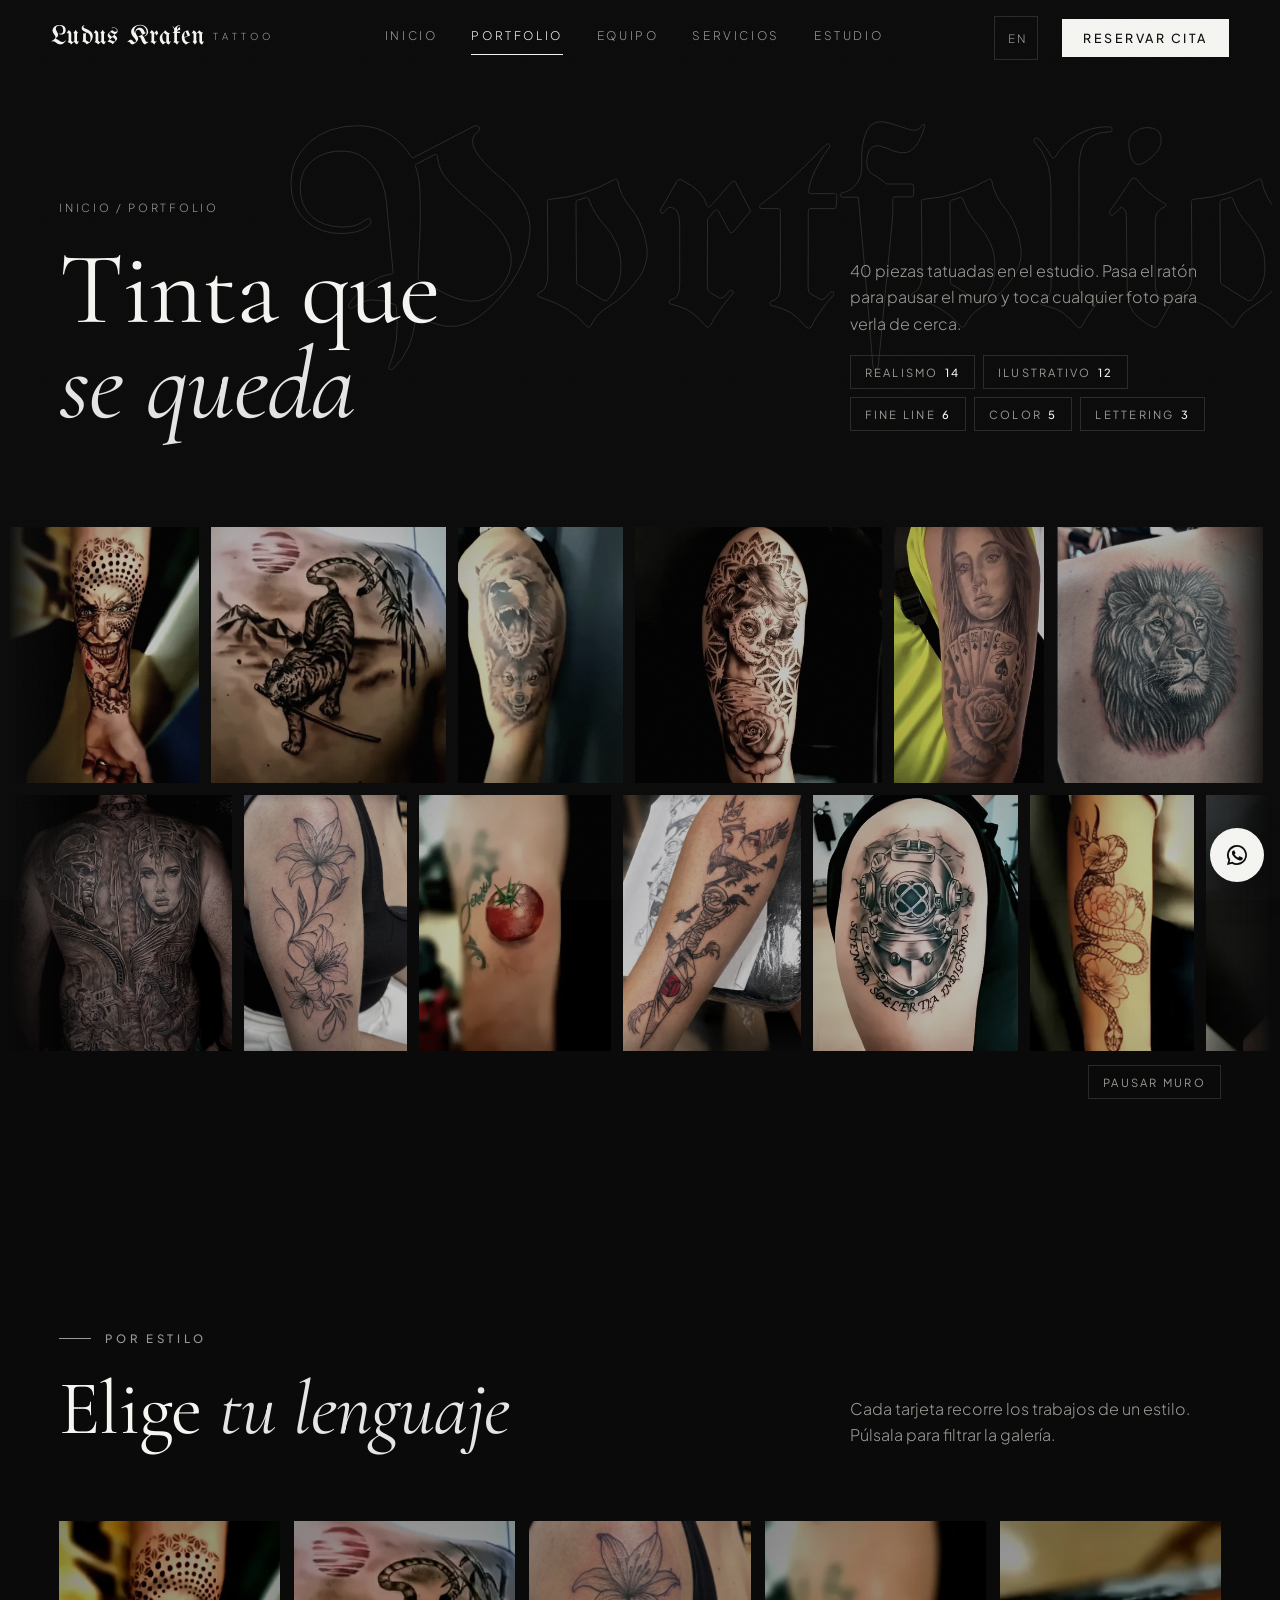
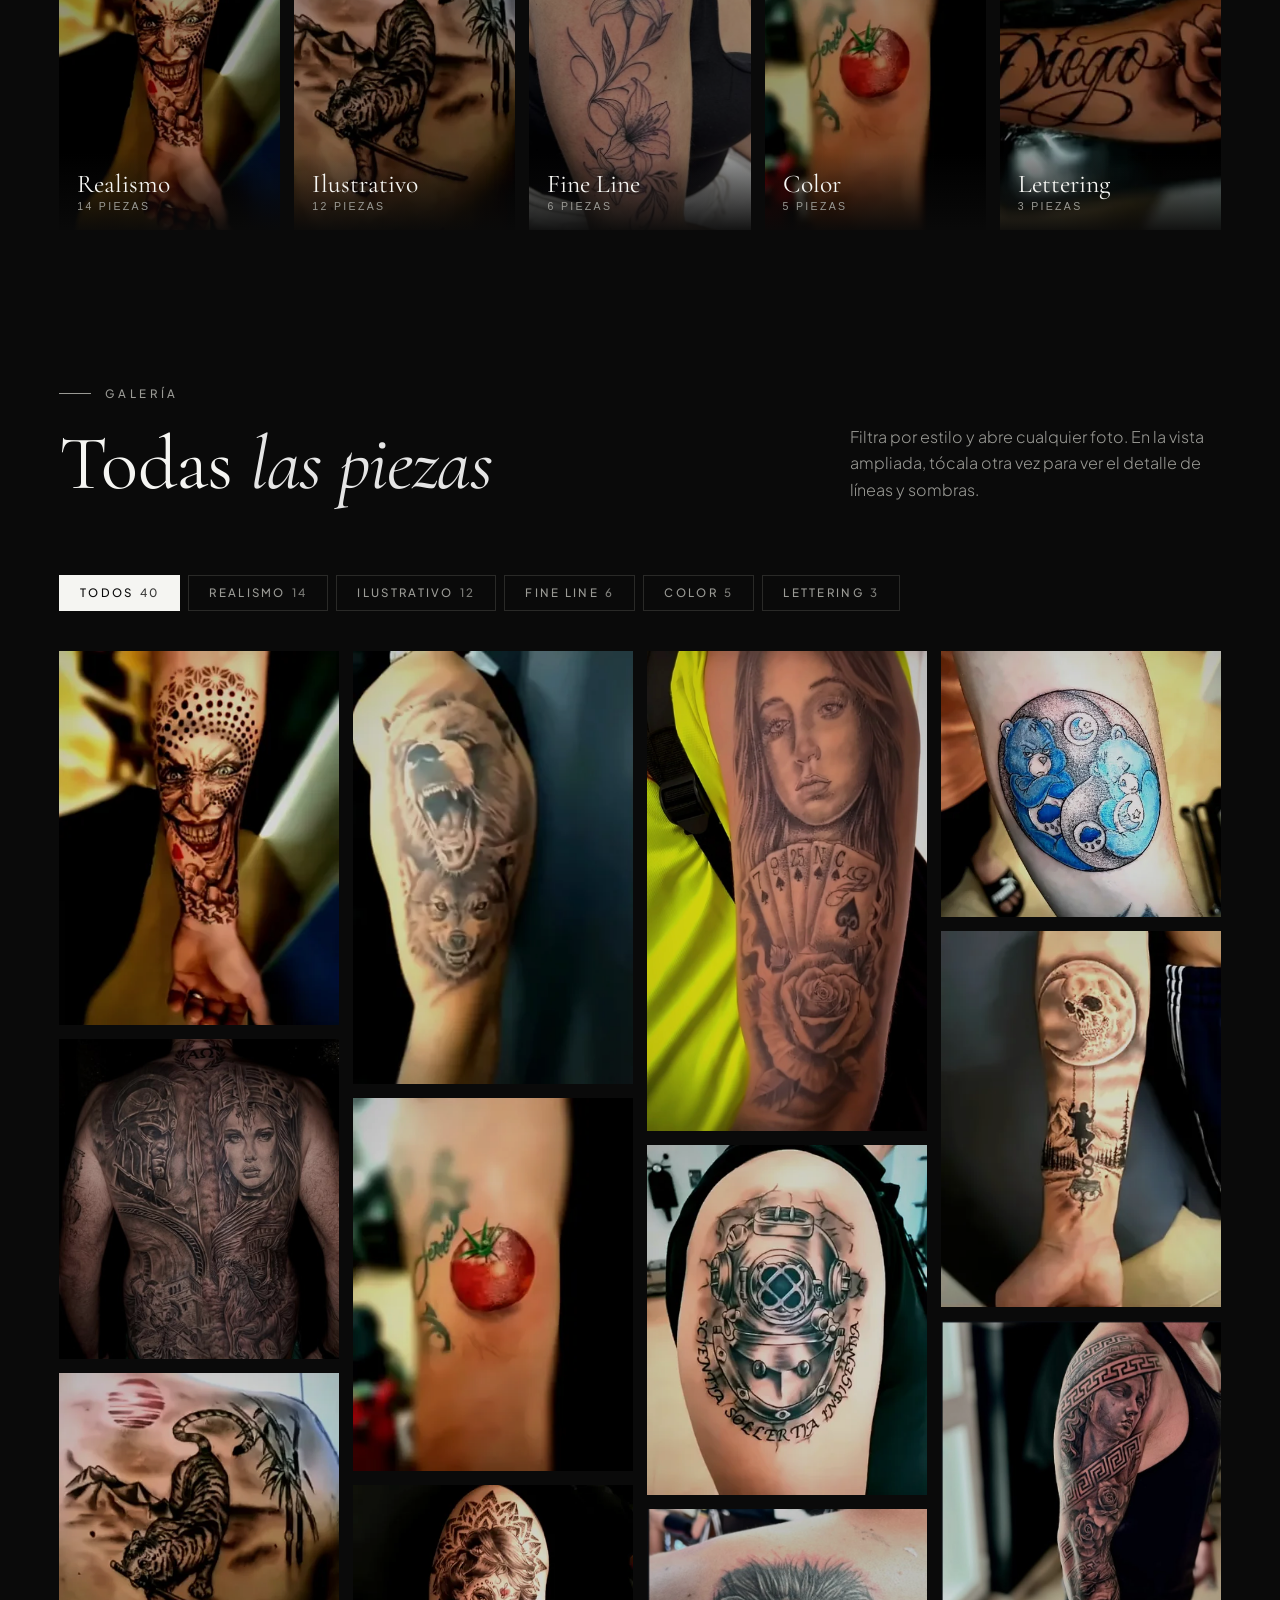
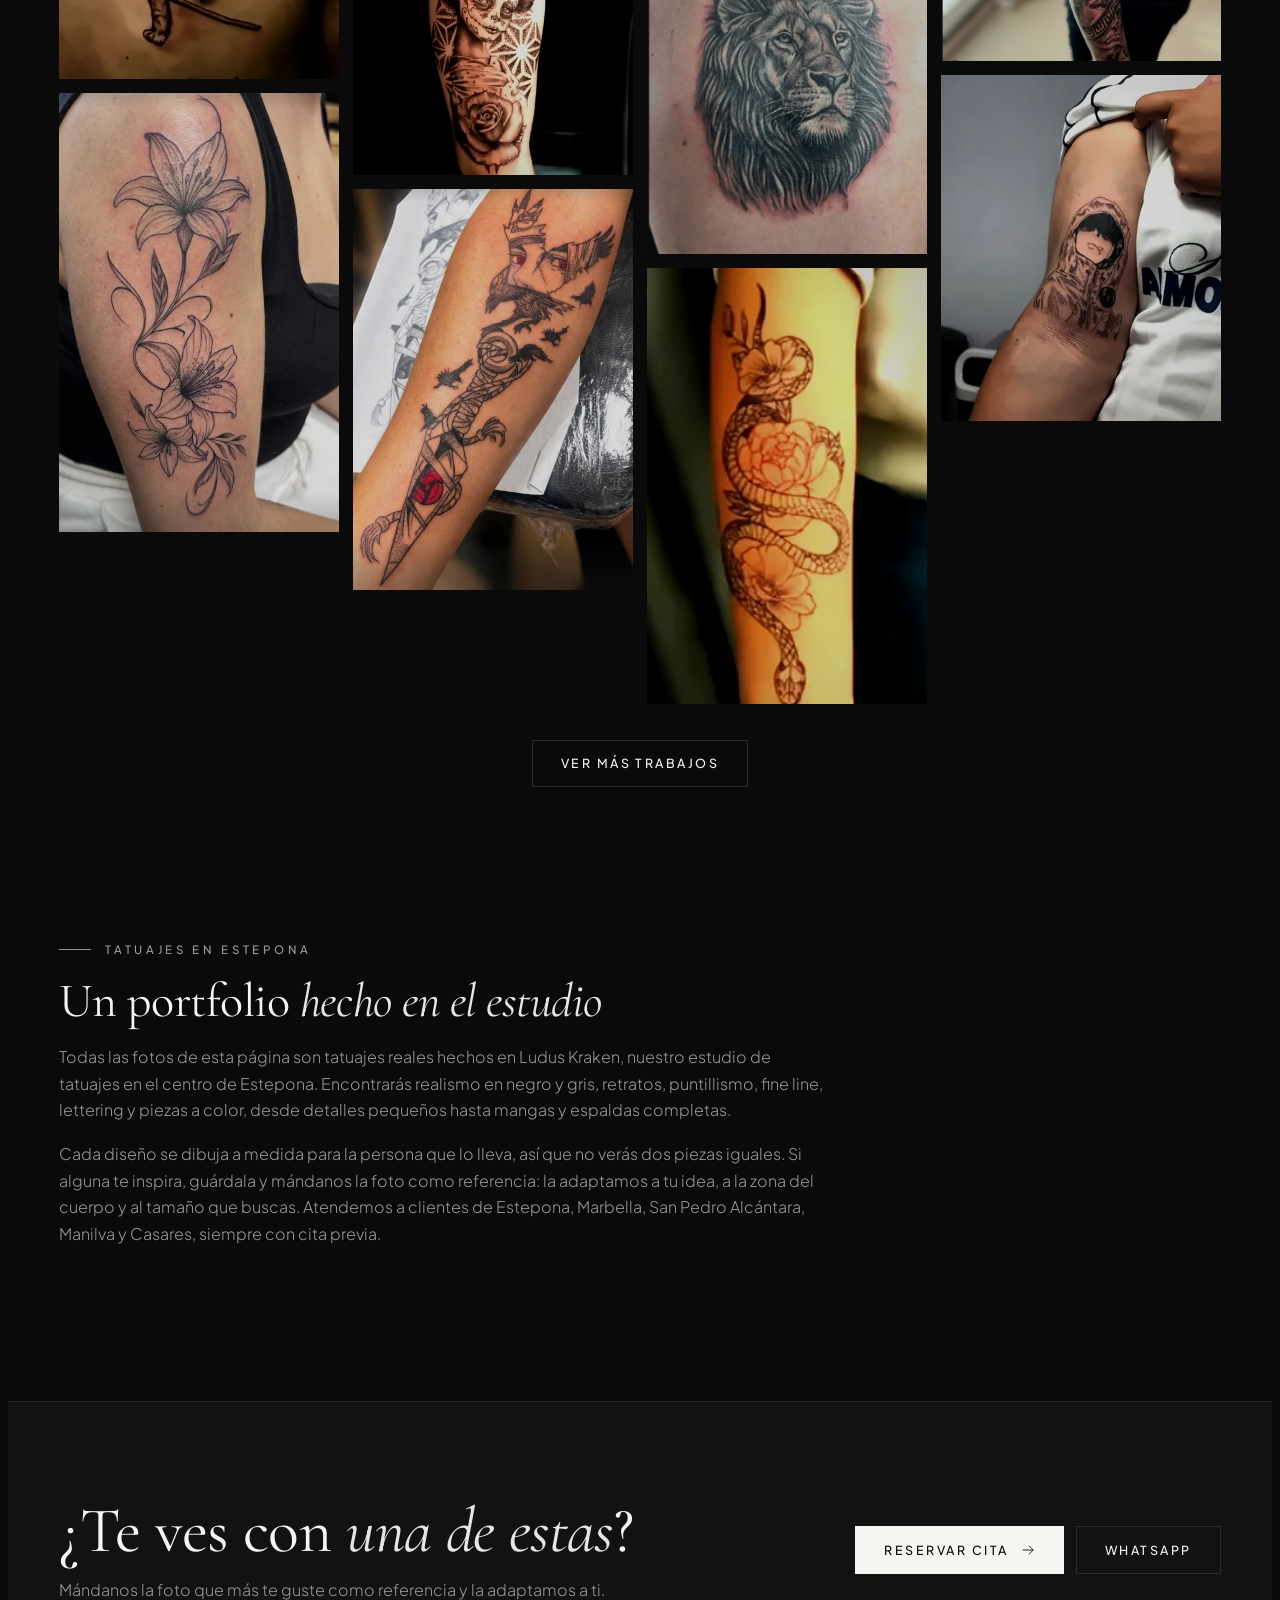
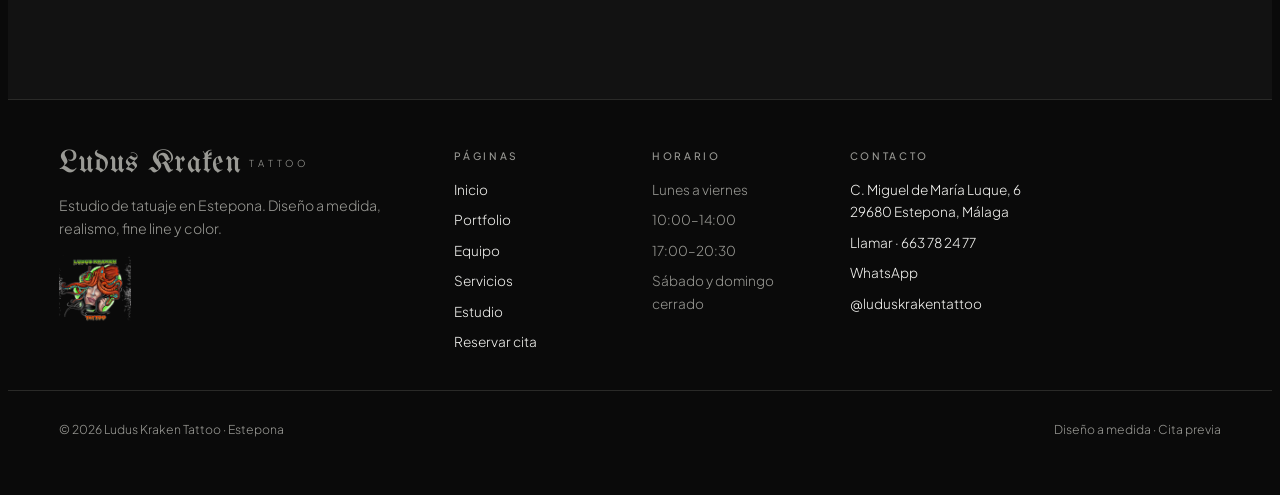
<file: portfolio.html>
<!doctype html>
<html lang="es">
<head>
<meta charset="utf-8">
<meta name="viewport" content="width=device-width, initial-scale=1, viewport-fit=cover">
<title>Portfolio de tatuajes en Estepona · Ludus Kraken Tattoo</title>
<meta name="description" content="Tatuajes reales del estudio Ludus Kraken en Estepona: realismo, fine line, color y lettering, filtrables por estilo.">
<link rel="preconnect" href="https://fonts.googleapis.com">
<link rel="preconnect" href="https://fonts.gstatic.com" crossorigin>
<link rel="stylesheet" href="https://fonts.googleapis.com/css2?family=Cormorant+Garamond:ital,wght@0,400;0,500;1,400&family=Plus+Jakarta+Sans:wght@300;400;500&family=UnifrakturMaguntia&display=swap">
<link rel="stylesheet" href="assets/site.css">
<meta name="theme-color" content="#0A0A0A">
<link rel="icon" href="img/favicon-48.png" sizes="48x48" type="image/png">
<link rel="apple-touch-icon" href="img/apple-touch-icon.png">
<meta property="og:title" content="Portfolio de tatuajes en Estepona · Ludus Kraken Tattoo">
<meta property="og:description" content="Tatuajes reales del estudio Ludus Kraken en Estepona: realismo, fine line, color y lettering, filtrables por estilo.">
<meta property="og:image" content="img/espalda-gladiador.jpg">
<meta property="og:type" content="website">
</head>
<body data-page="portfolio">
<a class="skip" href="#main">Saltar al contenido</a>
<header class="nav" id="nav">
  <div class="wrap">
    <a href="index.html" class="brand" aria-label="Ludus Kraken Tattoo, inicio">Ludus Kraken<small>TATTOO</small></a>
    <ul id="menu">
      <li><a href="index.html" data-p="inicio">Inicio</a></li>
      <li><a href="portfolio.html" data-p="portfolio">Portfolio</a></li>
      <li><a href="artistas.html" data-p="artistas">Equipo</a></li>
      <li><a href="servicios.html" data-p="servicios">Servicios</a></li>
      <li><a href="estudio.html" data-p="estudio">Estudio</a></li>
    </ul>
    <a class="lang" href="portfolio-en.html" hreflang="en" lang="en" aria-label="English version">EN</a>
    <a href="reservar.html" class="btn btn-solid">Reservar cita</a>
    <span class="progress" id="progress"></span>
    <button class="menu-btn" id="menuBtn" aria-label="Abrir menú" aria-expanded="false" aria-controls="menu"><span></span><span></span></button>
  </div>
</header>

<main id="main" tabindex="-1">
<section class="page-hero">
  <span class="ghost" aria-hidden="true">Portfolio</span>
  <div class="wrap">
    <div class="ph-copy"><span class="crumbs"><a href="index.html">Inicio</a> / Portfolio</span><h1>Tinta que <em>se queda</em></h1></div>
    <div class="ph-side"><p>40 piezas tatuadas en el estudio. Pasa el ratón para pausar el muro y toca cualquier foto para verla de cerca.</p><div class="chips"><button class="chip" type="button" data-go-style="Realismo">Realismo<b>14</b></button><button class="chip" type="button" data-go-style="Ilustrativo">Ilustrativo<b>12</b></button><button class="chip" type="button" data-go-style="Fine Line">Fine Line<b>6</b></button><button class="chip" type="button" data-go-style="Color">Color<b>5</b></button><button class="chip" type="button" data-go-style="Lettering">Lettering<b>3</b></button></div></div>
  </div>
  <div class="wall-wrap mt-wall"><button class="chip wall-toggle" type="button" id="wallToggle" aria-pressed="false">Pausar muro</button><div class="wall" data-wall data-group="all" aria-label="Muro animado de trabajos"></div></div>
</section>

<section class="section pb-0">
  <div class="wrap">
    <div class="section-head reveal">
      <div><span class="eyebrow">Por estilo</span><h2>Elige <em>tu lenguaje</em></h2></div>
      <p class="lead">Cada tarjeta recorre los trabajos de un estilo. Púlsala para filtrar la galería.</p>
    </div>
    <div class="spots reveal"><button class="spot" type="button" data-style="Realismo" aria-pressed="false"><span class="lab"><b>Realismo</b><span></span></span></button><button class="spot" type="button" data-style="Ilustrativo" aria-pressed="false"><span class="lab"><b>Ilustrativo</b><span></span></span></button><button class="spot" type="button" data-style="Fine Line" aria-pressed="false"><span class="lab"><b>Fine Line</b><span></span></span></button><button class="spot" type="button" data-style="Color" aria-pressed="false"><span class="lab"><b>Color</b><span></span></span></button><button class="spot" type="button" data-style="Lettering" aria-pressed="false"><span class="lab"><b>Lettering</b><span></span></span></button></div>
  </div>
</section>

<section class="section" id="portfolio-grid">
  <div class="wrap">
    <div class="section-head reveal">
      <div><span class="eyebrow">Galería</span><h2>Todas <em>las piezas</em></h2></div>
      <p class="lead">Filtra por estilo y abre cualquier foto. En la vista ampliada, tócala otra vez para ver el detalle de líneas y sombras.</p>
    </div>
    <div class="filters" role="group" aria-label="Filtrar por estilo" id="filters"></div>
    <div class="masonry" id="gallery"><figure class="piece" tabindex="0" role="button" data-style="Realismo" data-open="22-joker-puntillismo" aria-label="Ampliar: Joker con puntillismo"><img src="img/t/22-joker-puntillismo-thumb.webp" srcset="img/t/22-joker-puntillismo-thumb.webp 359w, img/t/22-joker-puntillismo.webp 698w" sizes="(max-width:640px) 48vw, (max-width:1000px) 31vw, 300px" width="359" height="480" alt="Joker con puntillismo" loading="lazy" draggable="false"><figcaption><span>Joker con puntillismo</span><span>Realismo</span></figcaption></figure><figure class="piece" tabindex="0" role="button" data-style="Realismo" data-open="espalda-gladiador" aria-label="Ampliar: Espalda completa · gladiador y retrato"><img src="img/espalda-gladiador.jpg" width="764" height="873" alt="Espalda completa · gladiador y retrato" loading="lazy" draggable="false"><figcaption><span>Espalda completa · gladiador y retrato</span><span>Realismo</span></figcaption></figure><figure class="piece" tabindex="0" role="button" data-style="Ilustrativo" data-open="18-tigre-espalda" aria-label="Ampliar: Tigre japonés en la espalda"><img src="img/t/18-tigre-espalda-thumb.webp" srcset="img/t/18-tigre-espalda-thumb.webp 439w, img/t/18-tigre-espalda.webp 672w" sizes="(max-width:640px) 48vw, (max-width:1000px) 31vw, 300px" width="439" height="480" alt="Tigre japonés en la espalda" loading="lazy" draggable="false"><figcaption><span>Tigre japonés en la espalda</span><span>Ilustrativo</span></figcaption></figure><figure class="piece" tabindex="0" role="button" data-style="Fine Line" data-open="lirios-hombro" aria-label="Ampliar: Lirios en el hombro"><img src="img/lirios-hombro.jpg" width="450" height="707" alt="Lirios en el hombro" loading="lazy" draggable="false"><figcaption><span>Lirios en el hombro</span><span>Fine Line</span></figcaption></figure><figure class="piece" tabindex="0" role="button" data-style="Realismo" data-open="26-oso-lobo-brazo" aria-label="Ampliar: Oso y lobo"><img src="img/t/26-oso-lobo-brazo-thumb.webp" srcset="img/t/26-oso-lobo-brazo-thumb.webp 310w, img/t/26-oso-lobo-brazo.webp 668w" sizes="(max-width:640px) 48vw, (max-width:1000px) 31vw, 300px" width="310" height="480" alt="Oso y lobo" loading="lazy" draggable="false"><figcaption><span>Oso y lobo <em>@nanopusher</em></span><span>Realismo</span></figcaption></figure><figure class="piece" tabindex="0" role="button" data-style="Color" data-open="23-tomate-realista" aria-label="Ampliar: Tomate hiperrealista"><img src="img/t/23-tomate-realista-thumb.webp" srcset="img/t/23-tomate-realista-thumb.webp 360w, img/t/23-tomate-realista.webp 768w" sizes="(max-width:640px) 48vw, (max-width:1000px) 31vw, 300px" width="360" height="480" alt="Tomate hiperrealista" loading="lazy" draggable="false"><figcaption><span>Tomate hiperrealista <em>@nanopusher</em></span><span>Color</span></figcaption></figure><figure class="piece" tabindex="0" role="button" data-style="Realismo" data-open="16-catrina-mandala" aria-label="Ampliar: Catrina con mandala"><img src="img/t/16-catrina-mandala-thumb.webp" srcset="img/t/16-catrina-mandala-thumb.webp 464w, img/t/16-catrina-mandala.webp 790w" sizes="(max-width:640px) 48vw, (max-width:1000px) 31vw, 300px" width="464" height="480" alt="Catrina con mandala" loading="lazy" draggable="false"><figcaption><span>Catrina con mandala</span><span>Realismo</span></figcaption></figure><figure class="piece" tabindex="0" role="button" data-style="Ilustrativo" data-open="daga-antebrazo" aria-label="Ampliar: Daga y cuervos"><img src="img/daga-antebrazo.jpg" width="520" height="746" alt="Daga y cuervos" loading="lazy" draggable="false"><figcaption><span>Daga y cuervos</span><span>Ilustrativo</span></figcaption></figure><figure class="piece" tabindex="0" role="button" data-style="Realismo" data-open="39-mujer-cartas-rosa" aria-label="Ampliar: Mujer, cartas y rosa"><img src="img/t/39-mujer-cartas-rosa-thumb.webp" srcset="img/t/39-mujer-cartas-rosa-thumb.webp 280w, img/t/39-mujer-cartas-rosa.webp 788w" sizes="(max-width:640px) 48vw, (max-width:1000px) 31vw, 300px" width="280" height="480" alt="Mujer, cartas y rosa" loading="lazy" draggable="false"><figcaption><span>Mujer, cartas y rosa</span><span>Realismo</span></figcaption></figure><figure class="piece" tabindex="0" role="button" data-style="Ilustrativo" data-open="05-escafandra-hombro" aria-label="Ampliar: Escafandra con lema"><img src="img/t/05-escafandra-hombro-thumb.webp" srcset="img/t/05-escafandra-hombro-thumb.webp 384w, img/t/05-escafandra-hombro.webp 758w" sizes="(max-width:640px) 48vw, (max-width:1000px) 31vw, 300px" width="384" height="480" alt="Escafandra con lema" loading="lazy" draggable="false"><figcaption><span>Escafandra con lema</span><span>Ilustrativo</span></figcaption></figure><figure class="piece" tabindex="0" role="button" data-style="Realismo" data-open="leon" aria-label="Ampliar: León en negro y gris"><img src="img/leon.jpg" width="681" height="840" alt="León en negro y gris" loading="lazy" draggable="false"><figcaption><span>León en negro y gris</span><span>Realismo</span></figcaption></figure><figure class="piece" tabindex="0" role="button" data-style="Fine Line" data-open="25-serpiente-flores" aria-label="Ampliar: Serpiente con peonía"><img src="img/t/25-serpiente-flores-thumb.webp" srcset="img/t/25-serpiente-flores-thumb.webp 308w, img/t/25-serpiente-flores.webp 428w" sizes="(max-width:640px) 48vw, (max-width:1000px) 31vw, 300px" width="308" height="480" alt="Serpiente con peonía" loading="lazy" draggable="false"><figcaption><span>Serpiente con peonía <em>@nanopusher</em></span><span>Fine Line</span></figcaption></figure><figure class="piece" tabindex="0" role="button" data-style="Color" data-open="41-ositos-yin-yang" aria-label="Ampliar: Ositos en yin-yang"><img src="img/t/41-ositos-yin-yang-thumb.webp" srcset="img/t/41-ositos-yin-yang-thumb.webp 480w, img/t/41-ositos-yin-yang.webp 954w" sizes="(max-width:640px) 48vw, (max-width:1000px) 31vw, 300px" width="480" height="457" alt="Ositos en yin-yang" loading="lazy" draggable="false"><figcaption><span>Ositos en yin-yang</span><span>Color</span></figcaption></figure><figure class="piece" tabindex="0" role="button" data-style="Realismo" data-open="15-luna-calavera" aria-label="Ampliar: Luna, calavera y columpio"><img src="img/t/15-luna-calavera-thumb.webp" srcset="img/t/15-luna-calavera-thumb.webp 357w, img/t/15-luna-calavera.webp 712w" sizes="(max-width:640px) 48vw, (max-width:1000px) 31vw, 300px" width="357" height="480" alt="Luna, calavera y columpio" loading="lazy" draggable="false"><figcaption><span>Luna, calavera y columpio</span><span>Realismo</span></figcaption></figure><figure class="piece" tabindex="0" role="button" data-style="Realismo" data-open="manga-griega" aria-label="Ampliar: Manga griega con greca"><img src="img/manga-griega.jpg" width="717" height="871" alt="Manga griega con greca" loading="lazy" draggable="false"><figcaption><span>Manga griega con greca</span><span>Realismo</span></figcaption></figure><figure class="piece" tabindex="0" role="button" data-style="Realismo" data-open="38-retrato-capucha" aria-label="Ampliar: Retrato con capucha"><img src="img/t/38-retrato-capucha-thumb.webp" srcset="img/t/38-retrato-capucha-thumb.webp 389w, img/t/38-retrato-capucha.webp 838w" sizes="(max-width:640px) 48vw, (max-width:1000px) 31vw, 300px" width="389" height="480" alt="Retrato con capucha" loading="lazy" draggable="false"><figcaption><span>Retrato con capucha <em>@cordero_tattoo_</em></span><span>Realismo</span></figcaption></figure><figure class="piece" tabindex="0" role="button" data-style="Ilustrativo" data-open="35-ojo-horus" aria-label="Ampliar: Ojo de Horus"><img src="img/t/35-ojo-horus-thumb.webp" srcset="img/t/35-ojo-horus-thumb.webp 448w, img/t/35-ojo-horus.webp 842w" sizes="(max-width:640px) 48vw, (max-width:1000px) 31vw, 300px" width="448" height="480" alt="Ojo de Horus" loading="lazy" draggable="false"><figcaption><span>Ojo de Horus <em>@cordero_tattoo_</em></span><span>Ilustrativo</span></figcaption></figure><figure class="piece" tabindex="0" role="button" data-style="Fine Line" data-open="lirios-brazo" aria-label="Ampliar: Lirios y mariposa"><img src="img/lirios-brazo.jpg" width="247" height="742" alt="Lirios y mariposa" loading="lazy" draggable="false"><figcaption><span>Lirios y mariposa</span><span>Fine Line</span></figcaption></figure><figure class="piece" tabindex="0" role="button" data-style="Lettering" data-open="24-diego-rosa" aria-label="Ampliar: Lettering chicano con rosa"><img src="img/t/24-diego-rosa-thumb.webp" srcset="img/t/24-diego-rosa-thumb.webp 480w, img/t/24-diego-rosa.webp 828w" sizes="(max-width:640px) 48vw, (max-width:1000px) 31vw, 300px" width="480" height="358" alt="Lettering chicano con rosa" loading="lazy" draggable="false"><figcaption><span>Lettering chicano con rosa <em>@nanopusher</em></span><span>Lettering</span></figcaption></figure><figure class="piece" tabindex="0" role="button" data-style="Color" data-open="06-colibri-acuarela" aria-label="Ampliar: Colibrí en acuarela"><img src="img/t/06-colibri-acuarela-thumb.webp" srcset="img/t/06-colibri-acuarela-thumb.webp 210w, img/t/06-colibri-acuarela.webp 354w" sizes="(max-width:640px) 48vw, (max-width:1000px) 31vw, 300px" width="210" height="480" alt="Colibrí en acuarela" loading="lazy" draggable="false"><figcaption><span>Colibrí en acuarela <em>@nanopusher</em></span><span>Color</span></figcaption></figure><figure class="piece" tabindex="0" role="button" data-style="Realismo" data-open="36-brujula-nombres" aria-label="Ampliar: Brújula y rosa de los vientos"><img src="img/t/36-brujula-nombres-thumb.webp" srcset="img/t/36-brujula-nombres-thumb.webp 339w, img/t/36-brujula-nombres.webp 954w" sizes="(max-width:640px) 48vw, (max-width:1000px) 31vw, 300px" width="339" height="480" alt="Brújula y rosa de los vientos" loading="lazy" draggable="false"><figcaption><span>Brújula y rosa de los vientos</span><span>Realismo</span></figcaption></figure><figure class="piece" tabindex="0" role="button" data-style="Fine Line" data-open="colibri-floral" aria-label="Ampliar: Colibrí entre ramas"><img src="img/colibri-floral.jpg" width="510" height="627" alt="Colibrí entre ramas" loading="lazy" draggable="false"><figcaption><span>Colibrí entre ramas</span><span>Fine Line</span></figcaption></figure><figure class="piece" tabindex="0" role="button" data-style="Realismo" data-open="33-retrato-referencia" aria-label="Ampliar: Retrato desde una foto"><img src="img/t/33-retrato-referencia-thumb.webp" srcset="img/t/33-retrato-referencia-thumb.webp 480w, img/t/33-retrato-referencia.webp 954w" sizes="(max-width:640px) 48vw, (max-width:1000px) 31vw, 300px" width="480" height="447" alt="Retrato desde una foto" loading="lazy" draggable="false"><figcaption><span>Retrato desde una foto</span><span>Realismo</span></figcaption></figure><figure class="piece" tabindex="0" role="button" data-style="Color" data-open="07-leona-flores" aria-label="Ampliar: Leona con cachorros"><img src="img/t/07-leona-flores-thumb.webp" srcset="img/t/07-leona-flores-thumb.webp 267w, img/t/07-leona-flores.webp 462w" sizes="(max-width:640px) 48vw, (max-width:1000px) 31vw, 300px" width="267" height="480" alt="Leona con cachorros" loading="lazy" draggable="false"><figcaption><span>Leona con cachorros</span><span>Color</span></figcaption></figure><figure class="piece" tabindex="0" role="button" data-style="Realismo" data-open="manga-aguila" aria-label="Ampliar: Manga con águila"><img src="img/manga-aguila.jpg" width="637" height="888" alt="Manga con águila" loading="lazy" draggable="false"><figcaption><span>Manga con águila</span><span>Realismo</span></figcaption></figure><figure class="piece" tabindex="0" role="button" data-style="Ilustrativo" data-open="31-serpiente-pinup" aria-label="Ampliar: Serpiente y pin-up"><img src="img/t/31-serpiente-pinup-thumb.webp" srcset="img/t/31-serpiente-pinup-thumb.webp 294w, img/t/31-serpiente-pinup.webp 602w" sizes="(max-width:640px) 48vw, (max-width:1000px) 31vw, 300px" width="294" height="480" alt="Serpiente y pin-up" loading="lazy" draggable="false"><figcaption><span>Serpiente y pin-up</span><span>Ilustrativo</span></figcaption></figure><figure class="piece" tabindex="0" role="button" data-style="Realismo" data-open="30-blessed-mujer" aria-label="Ampliar: Blessed"><img src="img/t/30-blessed-mujer-thumb.webp" srcset="img/t/30-blessed-mujer-thumb.webp 340w, img/t/30-blessed-mujer.webp 628w" sizes="(max-width:640px) 48vw, (max-width:1000px) 31vw, 300px" width="340" height="480" alt="Blessed" loading="lazy" draggable="false"><figcaption><span>Blessed</span><span>Realismo</span></figcaption></figure><figure class="piece" tabindex="0" role="button" data-style="Ilustrativo" data-open="pajaro-cartas" aria-label="Ampliar: Pájaro y cartas del tarot"><img src="img/pajaro-cartas.jpg" width="470" height="695" alt="Pájaro y cartas del tarot" loading="lazy" draggable="false"><figcaption><span>Pájaro y cartas del tarot</span><span>Ilustrativo</span></figcaption></figure><figure class="piece" tabindex="0" role="button" data-style="Fine Line" data-open="29-perro-walker" aria-label="Ampliar: Retrato de perro en línea"><img src="img/t/29-perro-walker-thumb.webp" srcset="img/t/29-perro-walker-thumb.webp 362w, img/t/29-perro-walker.webp 808w" sizes="(max-width:640px) 48vw, (max-width:1000px) 31vw, 300px" width="362" height="480" alt="Retrato de perro en línea" loading="lazy" draggable="false"><figcaption><span>Retrato de perro en línea</span><span>Fine Line</span></figcaption></figure><figure class="piece" tabindex="0" role="button" data-style="Lettering" data-open="34-mariposas-columna" aria-label="Ampliar: Mariposas y frase en la columna"><img src="img/t/34-mariposas-columna-thumb.webp" srcset="img/t/34-mariposas-columna-thumb.webp 259w, img/t/34-mariposas-columna.webp 576w" sizes="(max-width:640px) 48vw, (max-width:1000px) 31vw, 300px" width="259" height="480" alt="Mariposas y frase en la columna" loading="lazy" draggable="false"><figcaption><span>Mariposas y frase en la columna</span><span>Lettering</span></figcaption></figure><figure class="piece" tabindex="0" role="button" data-style="Realismo" data-open="01-elefante-mano" aria-label="Ampliar: Elefante en la mano"><img src="img/t/01-elefante-mano-thumb.webp" srcset="img/t/01-elefante-mano-thumb.webp 472w, img/t/01-elefante-mano.webp 878w" sizes="(max-width:640px) 48vw, (max-width:1000px) 31vw, 300px" width="472" height="480" alt="Elefante en la mano" loading="lazy" draggable="false"><figcaption><span>Elefante en la mano</span><span>Realismo</span></figcaption></figure><figure class="piece" tabindex="0" role="button" data-style="Ilustrativo" data-open="calavera-llamas" aria-label="Ampliar: Calavera en llamas"><img src="img/calavera-llamas.jpg" width="420" height="577" alt="Calavera en llamas" loading="lazy" draggable="false"><figcaption><span>Calavera en llamas</span><span>Ilustrativo</span></figcaption></figure><figure class="piece" tabindex="0" role="button" data-style="Ilustrativo" data-open="32-serpiente-peonia-gemelo" aria-label="Ampliar: Serpiente y peonía en el gemelo"><img src="img/t/32-serpiente-peonia-gemelo-thumb.webp" srcset="img/t/32-serpiente-peonia-gemelo-thumb.webp 299w, img/t/32-serpiente-peonia-gemelo.webp 748w" sizes="(max-width:640px) 48vw, (max-width:1000px) 31vw, 300px" width="299" height="480" alt="Serpiente y peonía en el gemelo" loading="lazy" draggable="false"><figcaption><span>Serpiente y peonía en el gemelo</span><span>Ilustrativo</span></figcaption></figure><figure class="piece" tabindex="0" role="button" data-style="Color" data-open="28-unicornio-adriana" aria-label="Ampliar: Unicornio con nombre"><img src="img/t/28-unicornio-adriana-thumb.webp" srcset="img/t/28-unicornio-adriana-thumb.webp 355w, img/t/28-unicornio-adriana.webp 628w" sizes="(max-width:640px) 48vw, (max-width:1000px) 31vw, 300px" width="355" height="480" alt="Unicornio con nombre" loading="lazy" draggable="false"><figcaption><span>Unicornio con nombre</span><span>Color</span></figcaption></figure><figure class="piece" tabindex="0" role="button" data-style="Ilustrativo" data-open="gato-avion" aria-label="Ampliar: Gato y avión de papel"><img src="img/gato-avion.jpg" width="518" height="531" alt="Gato y avión de papel" loading="lazy" draggable="false"><figcaption><span>Gato y avión de papel</span><span>Ilustrativo</span></figcaption></figure><figure class="piece" tabindex="0" role="button" data-style="Ilustrativo" data-open="04-om-antebrazo" aria-label="Ampliar: Om a pincel"><img src="img/t/04-om-antebrazo-thumb.webp" srcset="img/t/04-om-antebrazo-thumb.webp 357w, img/t/04-om-antebrazo.webp 758w" sizes="(max-width:640px) 48vw, (max-width:1000px) 31vw, 300px" width="357" height="480" alt="Om a pincel" loading="lazy" draggable="false"><figcaption><span>Om a pincel</span><span>Ilustrativo</span></figcaption></figure><figure class="piece" tabindex="0" role="button" data-style="Fine Line" data-open="27-lunas-estrellas-trio" aria-label="Ampliar: Lunas a juego para tres"><img src="img/t/27-lunas-estrellas-trio-thumb.webp" srcset="img/t/27-lunas-estrellas-trio-thumb.webp 480w, img/t/27-lunas-estrellas-trio.webp 878w" sizes="(max-width:640px) 48vw, (max-width:1000px) 31vw, 300px" width="480" height="376" alt="Lunas a juego para tres" loading="lazy" draggable="false"><figcaption><span>Lunas a juego para tres</span><span>Fine Line</span></figcaption></figure><figure class="piece" tabindex="0" role="button" data-style="Lettering" data-open="13-frase-columna" aria-label="Ampliar: Frase en la columna"><img src="img/t/13-frase-columna-thumb.webp" srcset="img/t/13-frase-columna-thumb.webp 358w, img/t/13-frase-columna.webp 732w" sizes="(max-width:640px) 48vw, (max-width:1000px) 31vw, 300px" width="358" height="480" alt="Frase en la columna" loading="lazy" draggable="false"><figcaption><span>Frase en la columna</span><span>Lettering</span></figcaption></figure><figure class="piece" tabindex="0" role="button" data-style="Ilustrativo" data-open="37-piramide-rosario" aria-label="Ampliar: Pirámide maya con rosario"><img src="img/t/37-piramide-rosario-thumb.webp" srcset="img/t/37-piramide-rosario-thumb.webp 392w, img/t/37-piramide-rosario.webp 954w" sizes="(max-width:640px) 48vw, (max-width:1000px) 31vw, 300px" width="392" height="480" alt="Pirámide maya con rosario" loading="lazy" draggable="false"><figcaption><span>Pirámide maya con rosario</span><span>Ilustrativo</span></figcaption></figure><figure class="piece" tabindex="0" role="button" data-style="Ilustrativo" data-open="10-santa-muerte-gemelo" aria-label="Ampliar: Figura y frase en el gemelo"><img src="img/t/10-santa-muerte-gemelo-thumb.webp" srcset="img/t/10-santa-muerte-gemelo-thumb.webp 333w, img/t/10-santa-muerte-gemelo.webp 728w" sizes="(max-width:640px) 48vw, (max-width:1000px) 31vw, 300px" width="333" height="480" alt="Figura y frase en el gemelo" loading="lazy" draggable="false"><figcaption><span>Figura y frase en el gemelo</span><span>Ilustrativo</span></figcaption></figure></div>
    <div class="more-wrap"><button class="btn btn-ghost" id="moreBtn" type="button">Ver más trabajos</button></div>
  </div>
</section>

<section class="section seo-text pt-0">
  <div class="wrap">
    <div class="prose reveal">
      <span class="eyebrow">Tatuajes en Estepona</span>
      <h2>Un portfolio <em>hecho en el estudio</em></h2>
      <p>Todas las fotos de esta página son tatuajes reales hechos en Ludus Kraken, nuestro estudio de tatuajes en el centro de Estepona. Encontrarás realismo en negro y gris, retratos, puntillismo, fine line, lettering y piezas a color, desde detalles pequeños hasta mangas y espaldas completas.</p>
      <p>Cada diseño se dibuja a medida para la persona que lo lleva, así que no verás dos piezas iguales. Si alguna te inspira, guárdala y mándanos la foto como referencia: la adaptamos a tu idea, a la zona del cuerpo y al tamaño que buscas. Atendemos a clientes de Estepona, Marbella, San Pedro Alcántara, Manilva y Casares, siempre con cita previa.</p>
    </div>
  </div>
</section>

<section class="cta-band">
  <div class="wrap">
    <div class="stack"><h2>¿Te ves con <em>una de estas</em>?</h2><p class="text-ash">Mándanos la foto que más te guste como referencia y la adaptamos a ti.</p></div>
    <div class="actions"><a href="reservar.html" class="btn btn-solid">Reservar cita <svg viewBox="0 0 16 16" fill="none" stroke="currentColor"><path d="M2 8h12M9 3l5 5-5 5"/></svg></a><a href="https://wa.me/34663782477" class="btn btn-ghost" target="_blank" rel="noopener">WhatsApp</a></div>
  </div>
</section>
</main>

<footer>
  <div class="wrap foot">
    <div class="f-brand"><a href="index.html" class="brand">Ludus Kraken<small>TATTOO</small></a><span class="footer-tagline">Estudio de tatuaje en Estepona. Diseño a medida, realismo, fine line y color.</span><img class="logo-72" src="img/logo-sm.png" alt="Logotipo de Ludus Kraken Tattoo" width="72" height="68" loading="lazy"></div>
    <div class="f-col"><b>Páginas</b><a href="index.html">Inicio</a><a href="portfolio.html">Portfolio</a><a href="artistas.html">Equipo</a><a href="servicios.html">Servicios</a><a href="estudio.html">Estudio</a><a href="reservar.html">Reservar cita</a></div>
    <div class="f-col"><b>Horario</b><span>Lunes a viernes</span><span>10:00–14:00</span><span>17:00–20:30</span><span>Sábado y domingo cerrado</span></div>
    <div class="f-col"><b>Contacto</b><a href="https://www.google.com/maps/search/?api=1&amp;query=Ludus+Kraken+Tattoo+C.+Miguel+de+Mar%C3%ADa+Luque+6+Estepona" target="_blank" rel="noopener">C. Miguel de María Luque, 6<br>29680 Estepona, Málaga</a><a href="tel:+34663782477">Llamar · 663 78 24 77</a><a href="https://wa.me/34663782477" target="_blank" rel="noopener">WhatsApp</a><a href="https://www.instagram.com/luduskrakentattoo/" target="_blank" rel="noopener">@luduskrakentattoo</a></div>
  </div>
  <div class="wrap bottom"><span>© 2026 Ludus Kraken Tattoo · Estepona</span><span>Diseño a medida · Cita previa</span></div>
</footer>

<nav class="mobile-bar" aria-label="Acciones rápidas"><a class="btn btn-ghost" href="https://wa.me/34663782477" target="_blank" rel="noopener">WhatsApp</a><a class="btn btn-solid" href="reservar.html">Reservar cita</a></nav>

<aside aria-label="Contacto rápido por WhatsApp"><a class="wa-float" href="https://wa.me/34663782477" target="_blank" rel="noopener" aria-label="Escribir por WhatsApp"><svg viewBox="0 0 24 24" fill="currentColor"><path d="M12 2a10 10 0 00-8.6 15.1L2 22l5-1.3A10 10 0 1012 2zm0 18.2a8.2 8.2 0 01-4.2-1.2l-.3-.2-3 .8.8-2.9-.2-.3A8.2 8.2 0 1112 20.2zm4.5-6.1c-.2-.1-1.5-.7-1.7-.8s-.4-.1-.6.1-.7.8-.8 1-.3.2-.5.1a6.7 6.7 0 01-3.3-2.9c-.3-.4.3-.4.8-1.4a.5.5 0 000-.5l-.8-1.8c-.2-.5-.4-.4-.6-.4h-.5a1 1 0 00-.7.3 3 3 0 00-.9 2.2 5.2 5.2 0 001.1 2.8 11.9 11.9 0 004.6 4c1.7.7 2.3.8 3.2.6a2.7 2.7 0 001.8-1.2 2.2 2.2 0 00.1-1.3c0-.1-.2-.2-.4-.3z"/></svg></a></aside>

<div class="lightbox" id="lightbox" role="dialog" aria-modal="true" aria-label="Vista ampliada" aria-hidden="true">
  <div class="lb-bar"><span id="lbCount"></span><span class="lb-hint">Toca la imagen para ver el detalle</span><button class="lb-btn" id="lbClose" aria-label="Cerrar"><svg width="16" height="16" viewBox="0 0 16 16" fill="none" stroke="currentColor"><path d="M2 2l12 12M14 2L2 14"/></svg></button></div>
  <div class="lb-stage" id="lbStage"><img id="lbImg" alt=""></div>
  <div class="lb-bar"><span class="lb-cap" id="lbCap"></span><div class="lb-nav"><button class="lb-btn" id="lbPrev" aria-label="Anterior"><svg width="16" height="16" viewBox="0 0 16 16" fill="none" stroke="currentColor"><path d="M10 2L4 8l6 6"/></svg></button><button class="lb-btn" id="lbNext" aria-label="Siguiente"><svg width="16" height="16" viewBox="0 0 16 16" fill="none" stroke="currentColor"><path d="M6 2l6 6-6 6"/></svg></button></div></div>
</div>

<script src="assets/works.js"></script>
<script src="assets/site.js"></script>
</body>
</html>
</file>
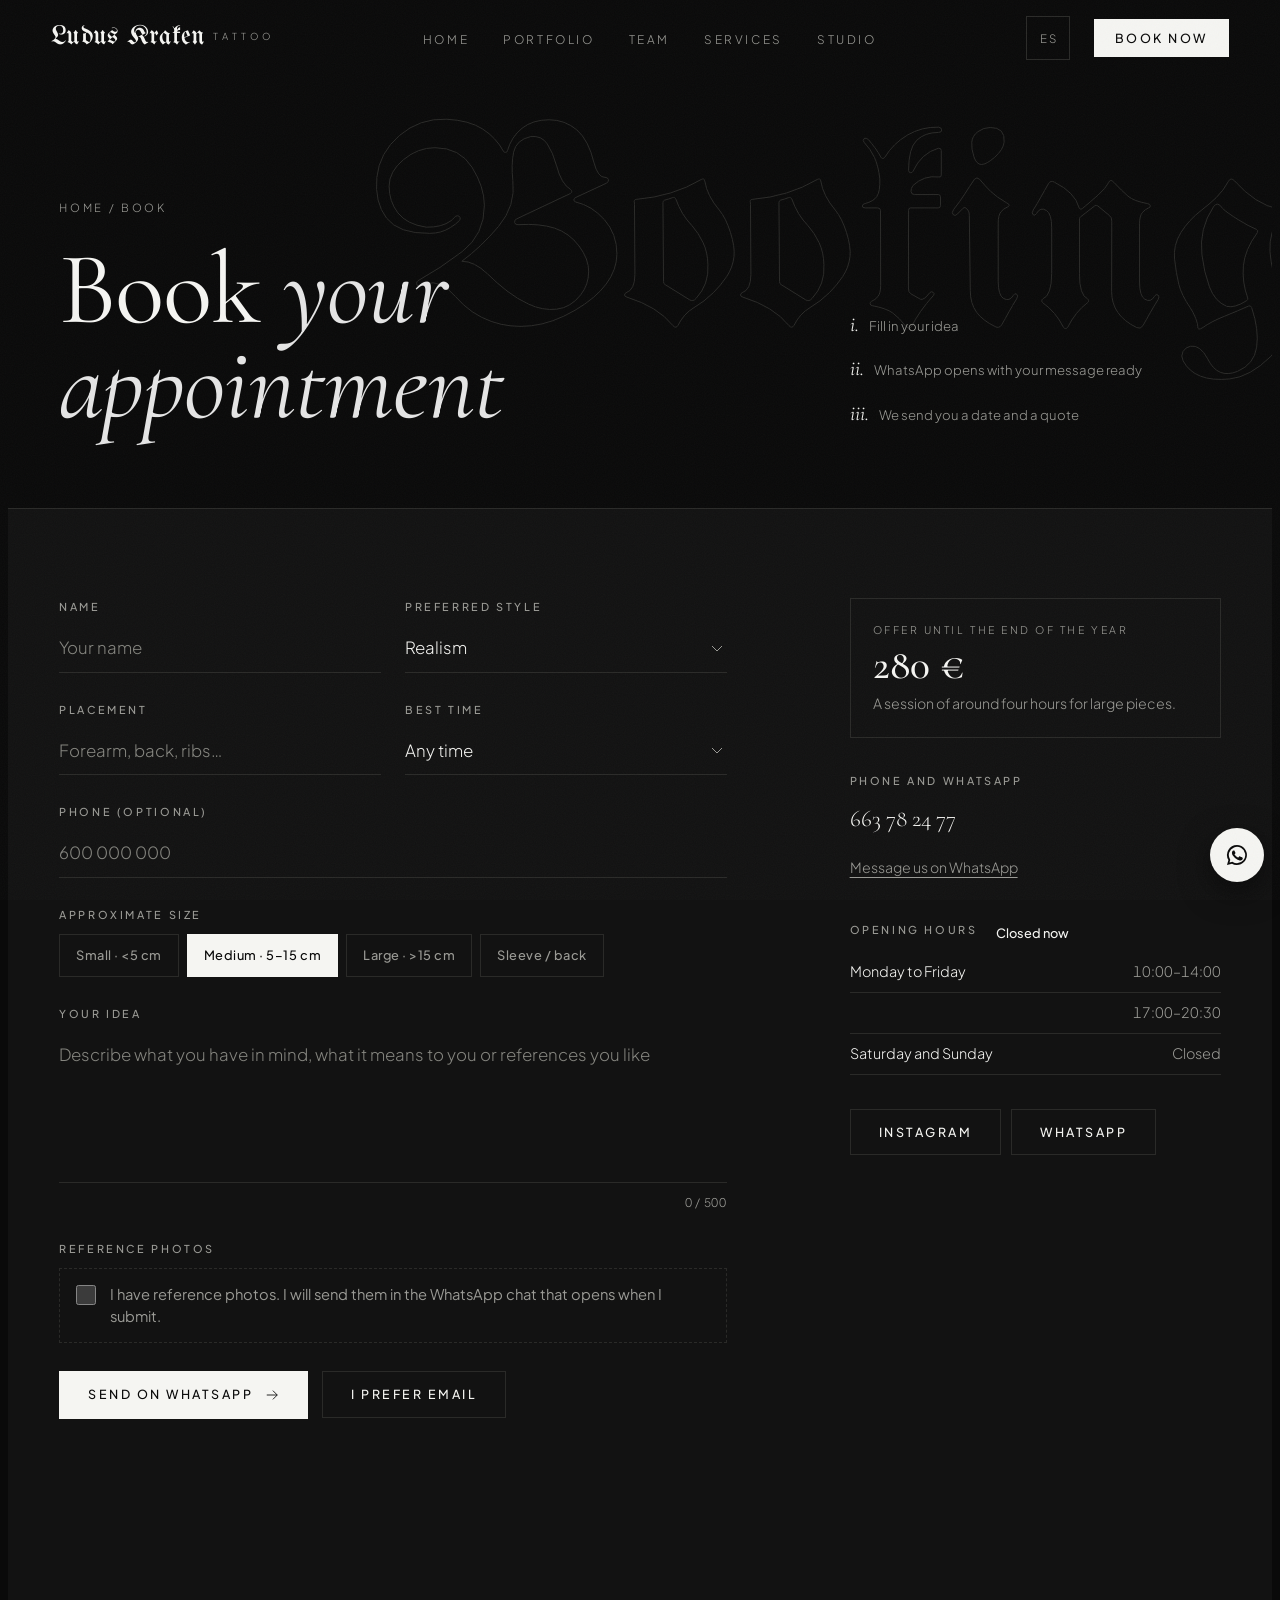
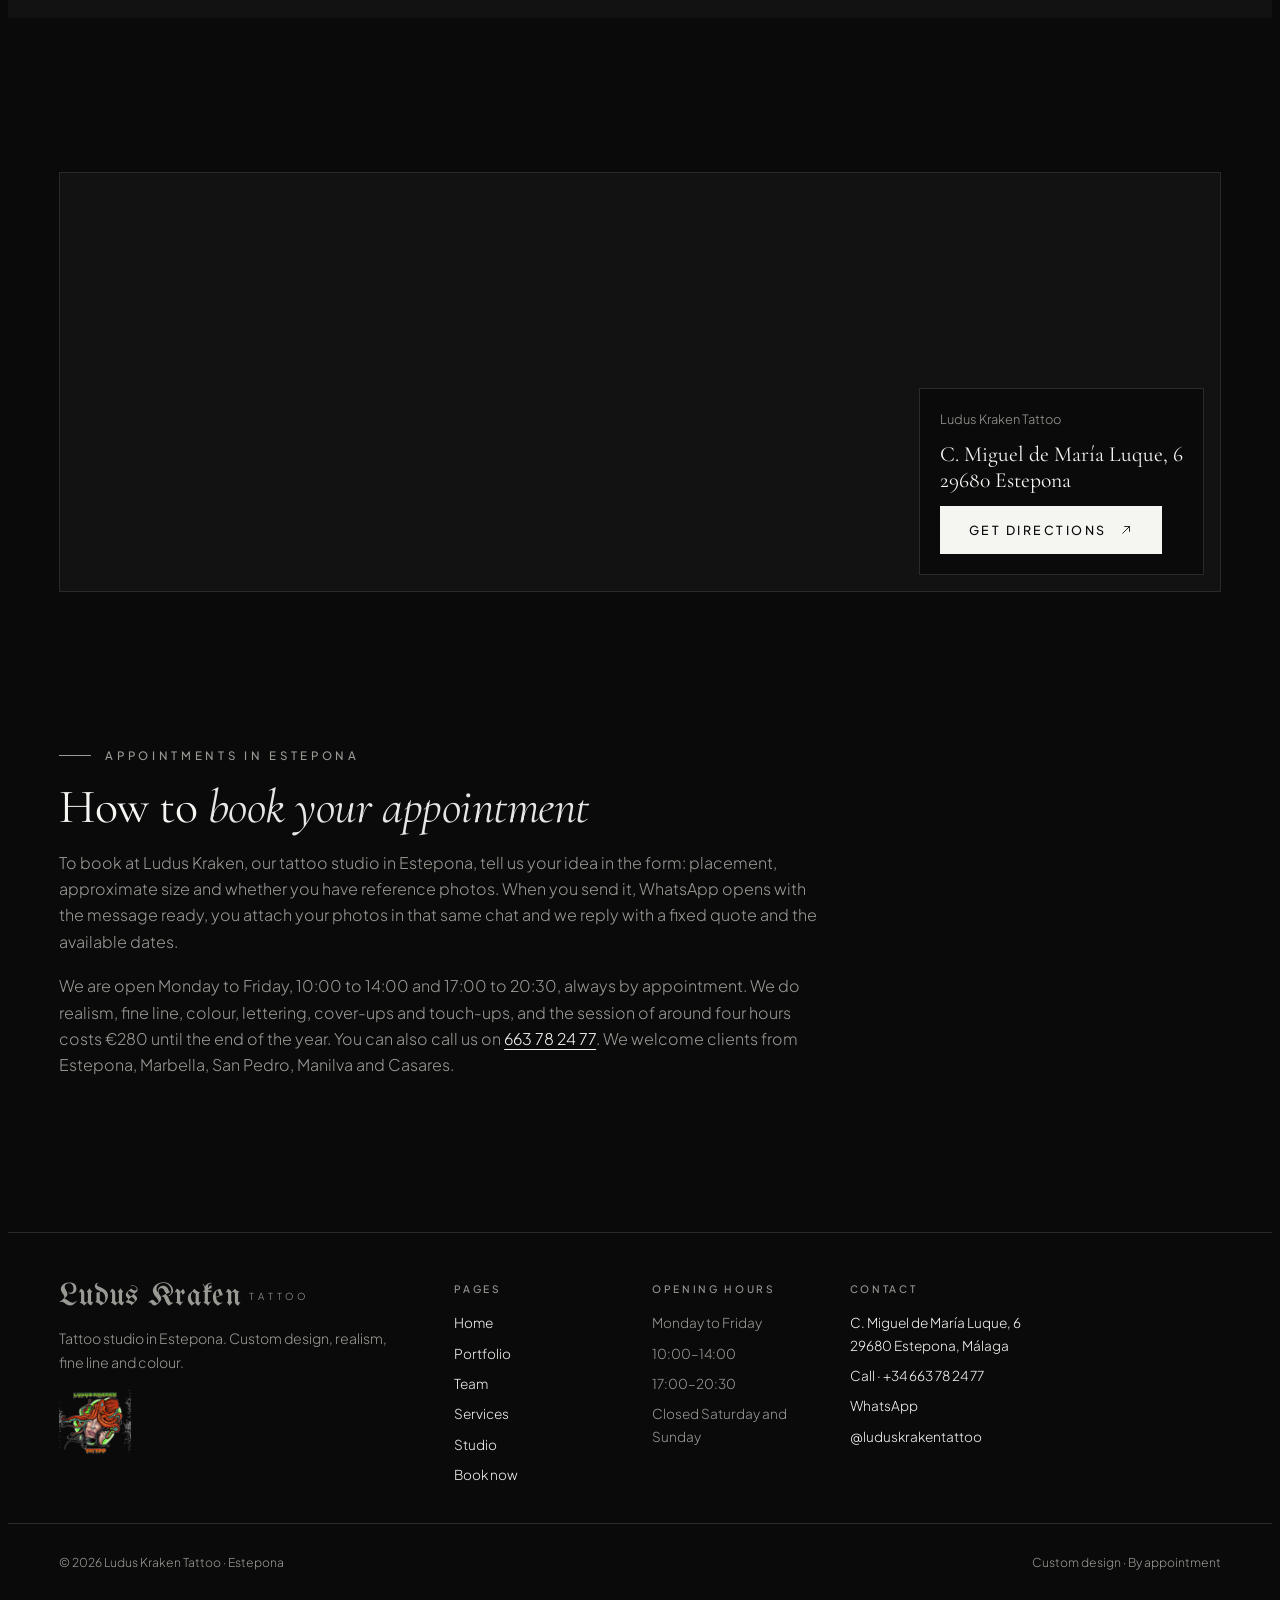
<file: reservar-en.html>
<!doctype html>
<html lang="en">
<head>
<meta charset="utf-8">
<meta name="viewport" content="width=device-width, initial-scale=1, viewport-fit=cover">
<title>Book a tattoo appointment in Estepona · Ludus Kraken Tattoo</title>
<meta name="description" content="Request an appointment or a quote at Ludus Kraken Tattoo, Estepona. We reply on WhatsApp with dates and a price.">
<link rel="preconnect" href="https://fonts.googleapis.com">
<link rel="preconnect" href="https://fonts.gstatic.com" crossorigin>
<link rel="stylesheet" href="https://fonts.googleapis.com/css2?family=Cormorant+Garamond:ital,wght@0,400;0,500;1,400&family=Plus+Jakarta+Sans:wght@300;400;500&family=UnifrakturMaguntia&display=swap">
<link rel="stylesheet" href="assets/site.css">
<meta name="theme-color" content="#0A0A0A">
<link rel="icon" href="img/favicon-48.png" sizes="48x48" type="image/png">
<link rel="apple-touch-icon" href="img/apple-touch-icon.png">
<meta property="og:title" content="Book a tattoo appointment in Estepona · Ludus Kraken Tattoo">
<meta property="og:description" content="Request an appointment or a quote at Ludus Kraken Tattoo, Estepona. We reply on WhatsApp with dates and a price.">
<meta property="og:image" content="img/espalda-gladiador.jpg">
<meta property="og:type" content="website">
</head>
<body data-page="reservar">
<a class="skip" href="#main">Skip to content</a>
<header class="nav" id="nav">
  <div class="wrap">
    <a href="index-en.html" class="brand" aria-label="Ludus Kraken Tattoo, home">Ludus Kraken<small>TATTOO</small></a>
    <ul id="menu">
      <li><a href="index-en.html" data-p="inicio">Home</a></li>
      <li><a href="portfolio-en.html" data-p="portfolio">Portfolio</a></li>
      <li><a href="artistas-en.html" data-p="artistas">Team</a></li>
      <li><a href="servicios-en.html" data-p="servicios">Services</a></li>
      <li><a href="estudio-en.html" data-p="estudio">Studio</a></li>
    </ul>
    <a class="lang" href="reservar.html" hreflang="es" lang="es" aria-label="Versión en español">ES</a>
    <a href="reservar-en.html" class="btn btn-solid">Book now</a>
    <span class="progress" id="progress"></span>
    <button class="menu-btn" id="menuBtn" aria-label="Open menu" aria-expanded="false" aria-controls="menu"><span></span><span></span></button>
  </div>
</header>

<main id="main" tabindex="-1">
<section class="page-hero">
  <span class="ghost" aria-hidden="true">Booking</span>
  <div class="wrap">
    <div class="ph-copy"><span class="crumbs"><a href="index-en.html">Home</a> / Book</span><h1>Book <em>your appointment</em></h1></div>
    <div class="ph-side"><ol class="mini-steps list-reset"><li><b>i.</b>Fill in your idea</li><li><b>ii.</b>WhatsApp opens with your message ready</li><li><b>iii.</b>We send you a date and a quote</li></ol></div>
  </div>
</section>

<section class="section contact pt-contact">
  <div class="wrap">
    <div class="contact-grid">
      <form class="form reveal" id="bookingForm" novalidate>
        <div class="field">
          <label for="f-name">Name</label>
          <input id="f-name" name="name" type="text" autocomplete="name" placeholder="Your name" required>
        </div>
        <div class="field">
          <label for="f-style">Preferred style</label>
          <select id="f-style" name="style">
            <option>Realism</option><option>Traditional / neo-traditional</option><option>Geometric / mandala</option><option>Fine line</option><option>Lettering</option><option>Colour</option><option>Cover-up or touch-up</option><option>Not sure yet</option>
          </select>
        </div>
        <div class="field">
          <label for="f-zone">Placement</label>
          <input id="f-zone" name="zone" type="text" placeholder="Forearm, back, ribs…">
        </div>
        <div class="field">
          <label for="f-when">Best time</label>
          <select id="f-when" name="when"><option>Any time</option><option>Mornings (10:00–14:00)</option><option>Afternoons (17:00–20:30)</option></select>
        </div>
        <div class="field full">
          <label for="f-phone">Phone (optional)</label>
          <input id="f-phone" name="phone" type="tel" autocomplete="tel" placeholder="600 000 000">
        </div>
        <div class="field full">
          <span class="lbl" id="size-lbl">Approximate size</span>
          <div class="sizes" role="radiogroup" aria-labelledby="size-lbl">
            <input type="radio" name="size" id="s1" value="Small (under 5 cm)"><label for="s1">Small · &lt;5 cm</label>
            <input type="radio" name="size" id="s2" value="Medium (5–15 cm)" checked><label for="s2">Medium · 5–15 cm</label>
            <input type="radio" name="size" id="s3" value="Large (over 15 cm)"><label for="s3">Large · &gt;15 cm</label>
            <input type="radio" name="size" id="s4" value="Full sleeve or back"><label for="s4">Sleeve / back</label>
          </div>
        </div>
        <div class="field full">
          <label for="f-idea">Your idea</label>
          <textarea id="f-idea" name="idea" maxlength="500" rows="5" aria-describedby="ideaCount" placeholder="Describe what you have in mind, what it means to you or references you like"></textarea>
          <span class="char-count" id="ideaCount">0 / 500</span>
        </div>
        <div class="field full" id="refHint">
          <span class="lbl">Reference photos</span>
          <label class="check" for="f-refs"><input type="checkbox" id="f-refs" name="refs" value="1"><span>I have reference photos. I will send them in the WhatsApp chat that opens when I submit.</span></label>
        </div>
        <div class="field full" id="photoField" hidden>
          <span class="lbl">Reference image</span>
          <label class="drop" id="drop" for="f-file">
            <input id="f-file" name="file" type="file" accept="image/*">
            <span class="thumb" id="thumb"><svg viewBox="0 0 24 24"><rect x="3" y="4" width="18" height="16"/><circle cx="9" cy="10" r="2"/><path d="M21 17l-5-5-9 8"/></svg></span>
            <p id="dropText"><strong>Add an image</strong> or drag it here. It will be linked in your message.</p>
          </label>
        </div>
        <div class="form-actions">
          <button type="submit" class="btn btn-solid">Send on WhatsApp <svg viewBox="0 0 16 16" fill="none" stroke="currentColor"><path d="M2 8h12M9 3l5 5-5 5"/></svg></button>
          <a class="btn btn-ghost" id="mailBtn" href="mailto:?subject=Cita%20Ludus%20Kraken%20Tattoo">I prefer email</a>
        </div>
        <p class="form-note" id="formNote" aria-live="polite"></p>
      </form>
      <div class="info reveal">
        <div class="offer-card"><span class="lbl offer-label">Offer until the end of the year</span><span class="p">280 €</span><p>A session of around four hours for large pieces.</p></div>
        <div class="info-block"><span class="lbl">Phone and WhatsApp</span><a href="tel:+34663782477">663 78 24 77</a><a class="sub-link" href="https://wa.me/34663782477" target="_blank" rel="noopener">Message us on WhatsApp</a></div>
        <div class="info-block"><span class="lbl">Opening hours <span class="now now-badge" data-now></span></span><table class="hours"><tr><td>Monday to Friday</td><td>10:00–14:00</td></tr><tr><td></td><td>17:00–20:30</td></tr><tr class="closed"><td>Saturday and Sunday</td><td>Closed</td></tr></table></div>
        <div class="socials"><a class="btn btn-ghost" href="https://www.instagram.com/luduskrakentattoo/" target="_blank" rel="noopener">Instagram</a><a class="btn btn-ghost" href="https://wa.me/34663782477" target="_blank" rel="noopener">WhatsApp</a></div>
      </div>
    </div>
  </div>
</section>

<section class="section">
  <div class="wrap">
    <div class="mapbox reveal" data-map>
      <div class="map-fallback" aria-hidden="true">
        <svg viewBox="0 0 800 500" preserveAspectRatio="xMidYMid slice">
          <path class="sea" d="M0 430 C160 400 300 470 470 440 S720 400 800 420 V500 H0Z"/>
          <path class="coast" d="M0 430 C160 400 300 470 470 440 S720 400 800 420"/>
          <path class="road main" d="M-10 360 C200 330 420 380 820 300"/>
          <path class="road main" d="M430 -10 C440 140 470 260 455 520"/>
          <path class="road" d="M0 120 L800 160 M0 230 L800 250 M120 0 L170 500 M260 0 L300 500 M600 0 L560 500 M700 0 L690 500 M0 60 L380 90 M520 40 L800 70"/>
          <path class="road" d="M330 120 L520 140 L510 260 L320 245 Z"/>
          <text class="lbl" x="40" y="470">MEDITERRANEAN SEA</text>
          <text class="lbl" x="500" y="110">ESTEPONA</text>
        </svg>
        <span class="pin"></span>
      </div>
      <div class="map-card"><span>Ludus Kraken Tattoo</span><b>C. Miguel de María Luque, 6<br>29680 Estepona</b><a class="btn btn-solid self-start" href="https://www.google.com/maps/search/?api=1&amp;query=Ludus+Kraken+Tattoo+C.+Miguel+de+Mar%C3%ADa+Luque+6+Estepona" target="_blank" rel="noopener">Get directions <svg viewBox="0 0 16 16" fill="none" stroke="currentColor"><path d="M4 12L12 4M6 4h6v6"/></svg></a></div>
    </div>
  </div>
</section>

<section class="section seo-text pt-0">
  <div class="wrap">
    <div class="prose reveal">
      <span class="eyebrow">Appointments in Estepona</span>
      <h2>How to <em>book your appointment</em></h2>
      <p>To book at Ludus Kraken, our tattoo studio in Estepona, tell us your idea in the form: placement, approximate size and whether you have reference photos. When you send it, WhatsApp opens with the message ready, you attach your photos in that same chat and we reply with a fixed quote and the available dates.</p>
      <p>We are open Monday to Friday, 10:00 to 14:00 and 17:00 to 20:30, always by appointment. We do realism, fine line, colour, lettering, cover-ups and touch-ups, and the session of around four hours costs €280 until the end of the year. You can also call us on <a href="tel:+34663782477">663 78 24 77</a>. We welcome clients from Estepona, Marbella, San Pedro, Manilva and Casares.</p>
    </div>
  </div>
</section>
</main>

<footer>
  <div class="wrap foot">
    <div class="f-brand"><a href="index-en.html" class="brand">Ludus Kraken<small>TATTOO</small></a><span class="footer-tagline">Tattoo studio in Estepona. Custom design, realism, fine line and colour.</span><img class="logo-72" src="img/logo-sm.png" alt="Ludus Kraken Tattoo logo" width="72" height="68" loading="lazy"></div>
    <div class="f-col"><b>Pages</b><a href="index-en.html">Home</a><a href="portfolio-en.html">Portfolio</a><a href="artistas-en.html">Team</a><a href="servicios-en.html">Services</a><a href="estudio-en.html">Studio</a><a href="reservar-en.html">Book now</a></div>
    <div class="f-col"><b>Opening hours</b><span>Monday to Friday</span><span>10:00–14:00</span><span>17:00–20:30</span><span>Closed Saturday and Sunday</span></div>
    <div class="f-col"><b>Contact</b><a href="https://www.google.com/maps/search/?api=1&amp;query=Ludus+Kraken+Tattoo+C.+Miguel+de+Mar%C3%ADa+Luque+6+Estepona" target="_blank" rel="noopener">C. Miguel de María Luque, 6<br>29680 Estepona, Málaga</a><a href="tel:+34663782477">Call · +34 663 78 24 77</a><a href="https://wa.me/34663782477" target="_blank" rel="noopener">WhatsApp</a><a href="https://www.instagram.com/luduskrakentattoo/" target="_blank" rel="noopener">@luduskrakentattoo</a></div>
  </div>
  <div class="wrap bottom"><span>© 2026 Ludus Kraken Tattoo · Estepona</span><span>Custom design · By appointment</span></div>
</footer>

<nav class="mobile-bar" aria-label="Quick actions"><a class="btn btn-ghost" href="https://wa.me/34663782477" target="_blank" rel="noopener">WhatsApp</a><a class="btn btn-solid" href="reservar-en.html">Book now</a></nav>

<aside aria-label="Quick contact on WhatsApp"><a class="wa-float" href="https://wa.me/34663782477" target="_blank" rel="noopener" aria-label="Message us on WhatsApp"><svg viewBox="0 0 24 24" fill="currentColor"><path d="M12 2a10 10 0 00-8.6 15.1L2 22l5-1.3A10 10 0 1012 2zm0 18.2a8.2 8.2 0 01-4.2-1.2l-.3-.2-3 .8.8-2.9-.2-.3A8.2 8.2 0 1112 20.2zm4.5-6.1c-.2-.1-1.5-.7-1.7-.8s-.4-.1-.6.1-.7.8-.8 1-.3.2-.5.1a6.7 6.7 0 01-3.3-2.9c-.3-.4.3-.4.8-1.4a.5.5 0 000-.5l-.8-1.8c-.2-.5-.4-.4-.6-.4h-.5a1 1 0 00-.7.3 3 3 0 00-.9 2.2 5.2 5.2 0 001.1 2.8 11.9 11.9 0 004.6 4c1.7.7 2.3.8 3.2.6a2.7 2.7 0 001.8-1.2 2.2 2.2 0 00.1-1.3c0-.1-.2-.2-.4-.3z"/></svg></a></aside>

<div class="lightbox" id="lightbox" role="dialog" aria-modal="true" aria-label="Enlarged view" aria-hidden="true">
  <div class="lb-bar"><span id="lbCount"></span><span class="lb-hint">Tap the image to see the detail</span><button class="lb-btn" id="lbClose" aria-label="Close"><svg width="16" height="16" viewBox="0 0 16 16" fill="none" stroke="currentColor"><path d="M2 2l12 12M14 2L2 14"/></svg></button></div>
  <div class="lb-stage" id="lbStage"><img id="lbImg" alt=""></div>
  <div class="lb-bar"><span class="lb-cap" id="lbCap"></span><div class="lb-nav"><button class="lb-btn" id="lbPrev" aria-label="Previous"><svg width="16" height="16" viewBox="0 0 16 16" fill="none" stroke="currentColor"><path d="M10 2L4 8l6 6"/></svg></button><button class="lb-btn" id="lbNext" aria-label="Next"><svg width="16" height="16" viewBox="0 0 16 16" fill="none" stroke="currentColor"><path d="M6 2l6 6-6 6"/></svg></button></div></div>
</div>

<script src="assets/works-en.js"></script>
<script src="assets/site.js"></script>
</body>
</html>
</file>
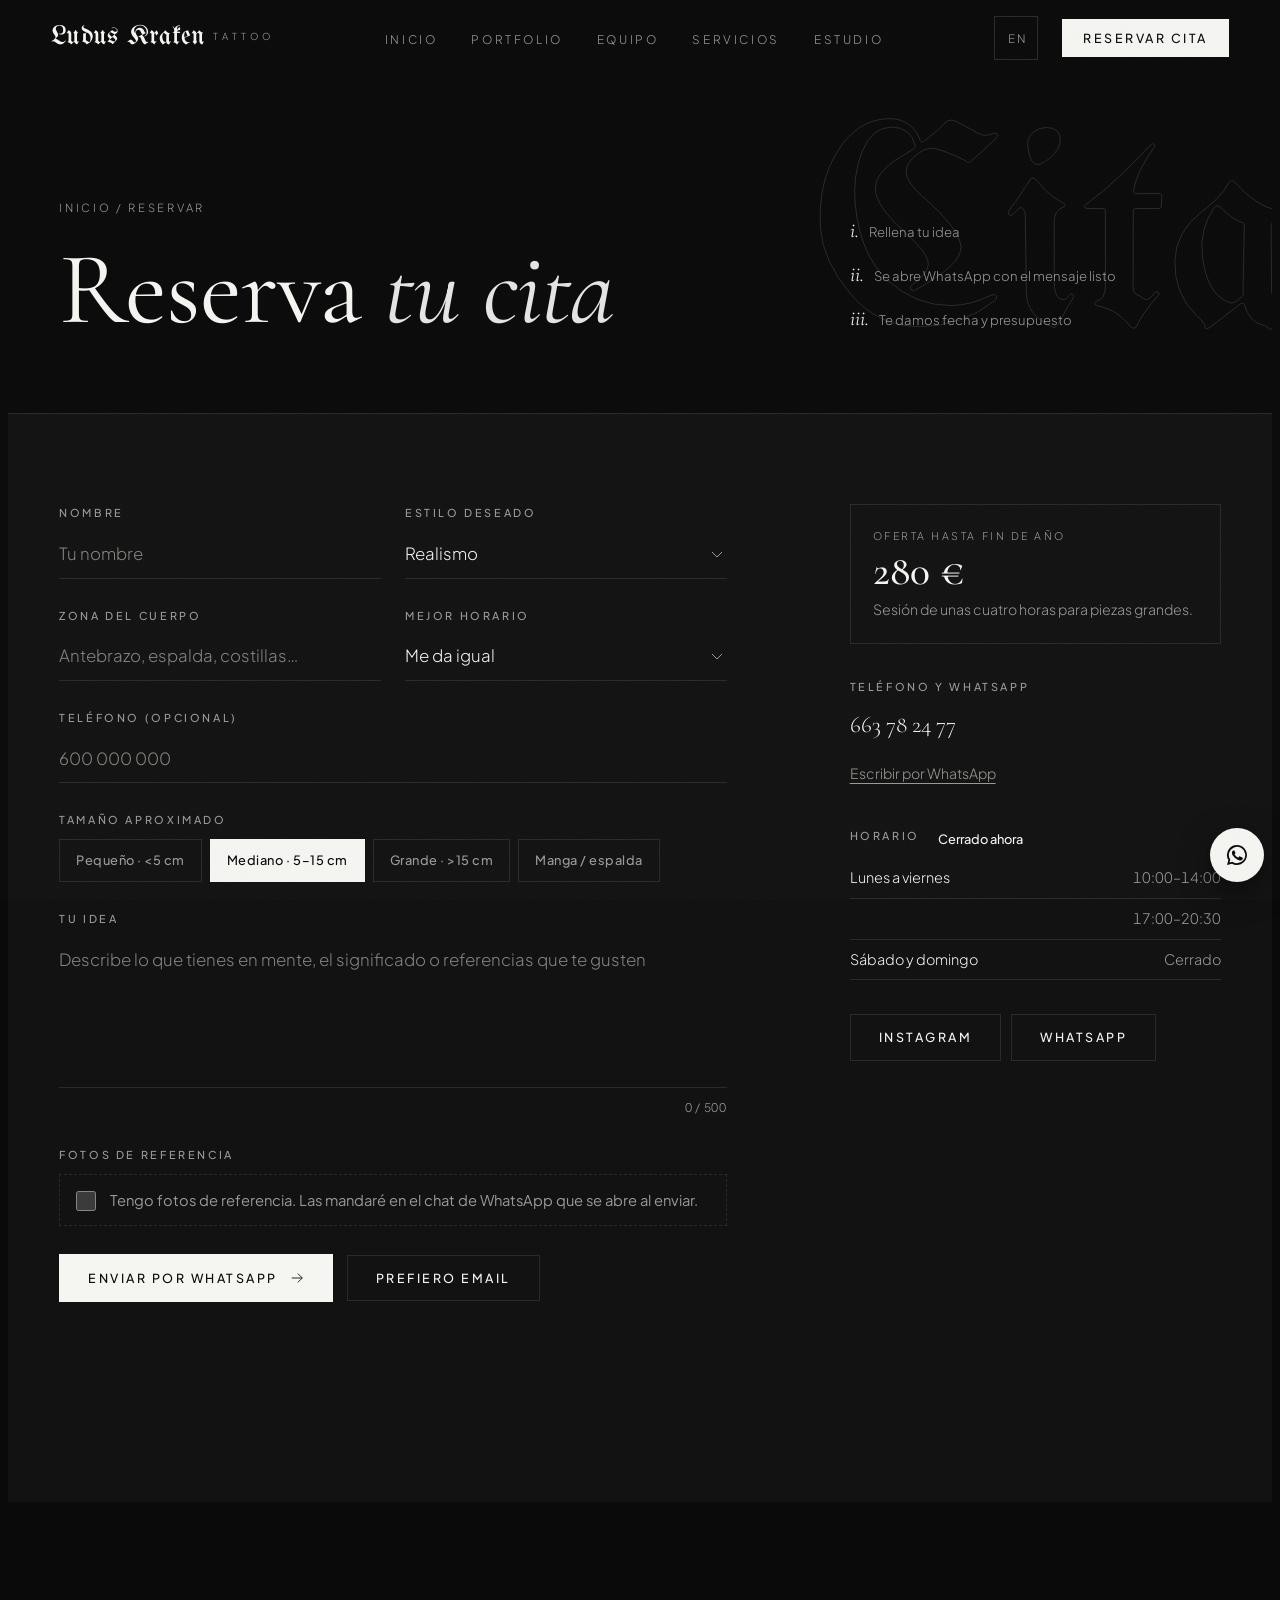
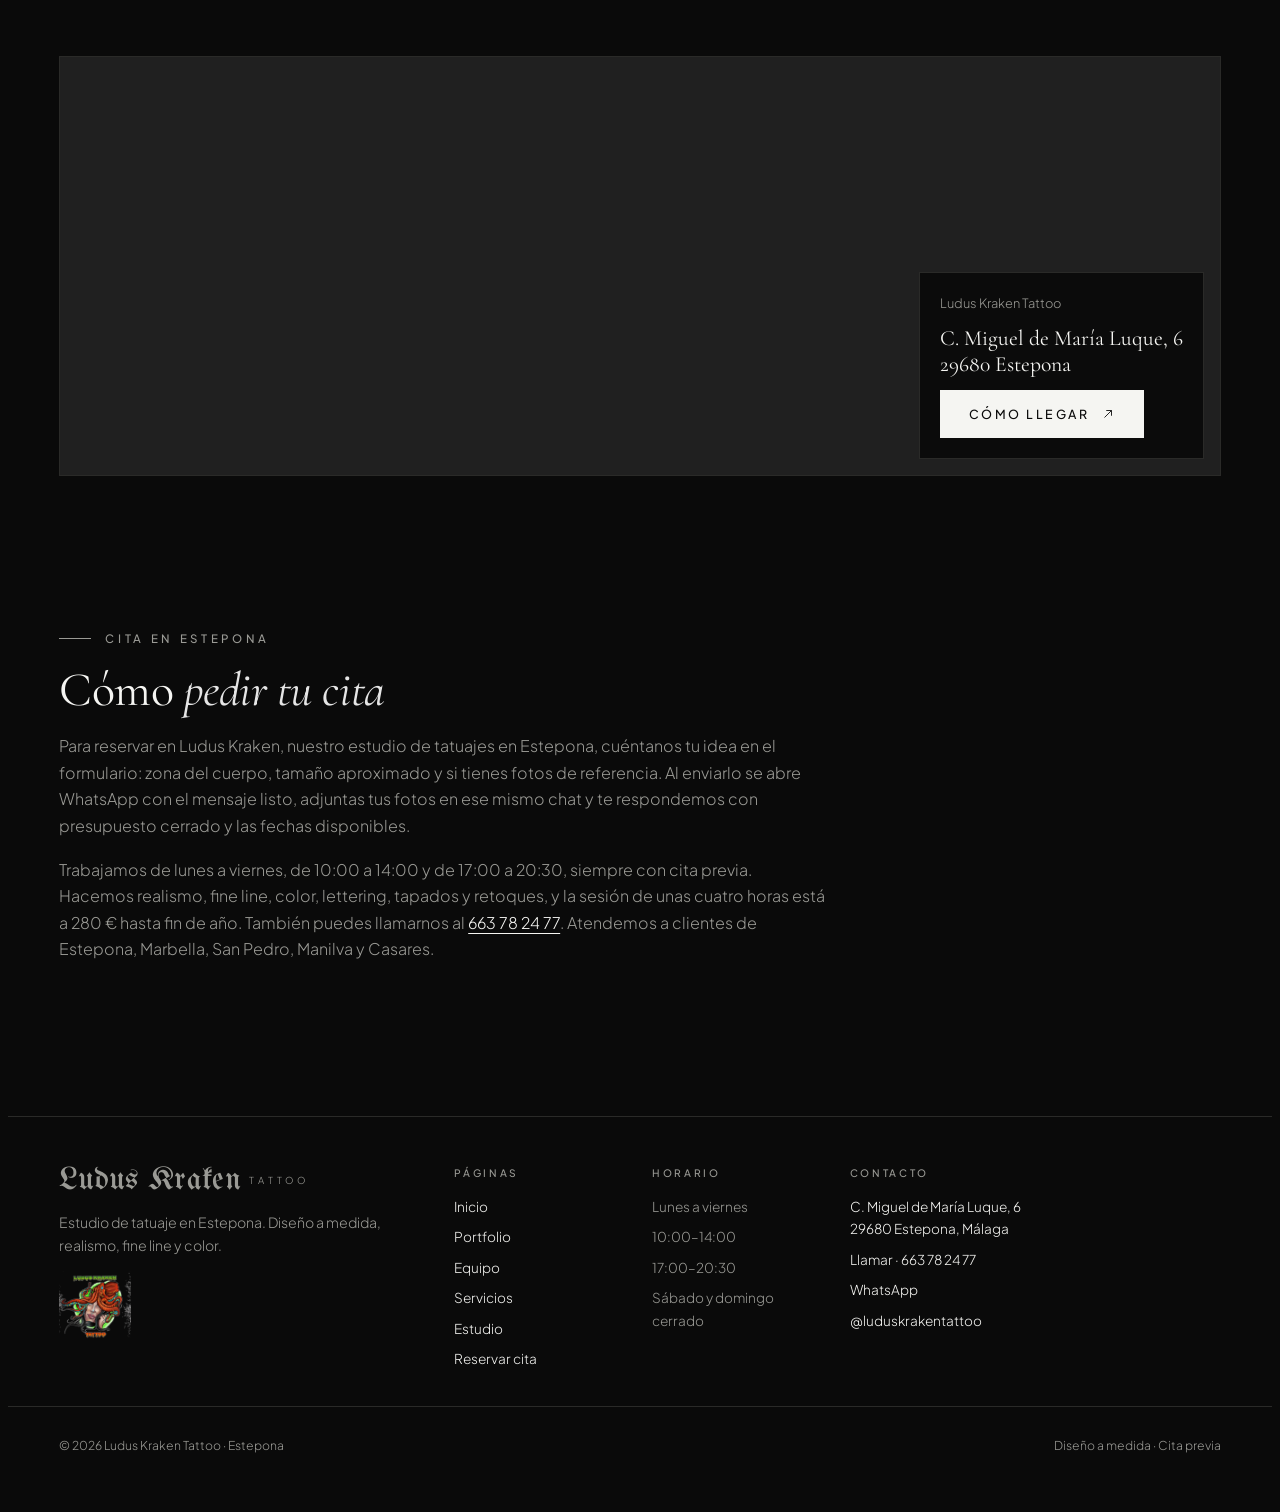
<file: reservar.html>
<!doctype html>
<html lang="es">
<head>
<meta charset="utf-8">
<meta name="viewport" content="width=device-width, initial-scale=1, viewport-fit=cover">
<title>Reservar cita de tatuaje en Estepona · Ludus Kraken Tattoo</title>
<meta name="description" content="Pide cita o presupuesto en Ludus Kraken Tattoo, Estepona. Te respondemos por WhatsApp con fechas y precio.">
<link rel="preconnect" href="https://fonts.googleapis.com">
<link rel="preconnect" href="https://fonts.gstatic.com" crossorigin>
<link rel="stylesheet" href="https://fonts.googleapis.com/css2?family=Cormorant+Garamond:ital,wght@0,400;0,500;1,400&family=Plus+Jakarta+Sans:wght@300;400;500&family=UnifrakturMaguntia&display=swap">
<link rel="stylesheet" href="assets/site.css">
<meta name="theme-color" content="#0A0A0A">
<link rel="icon" href="img/favicon-48.png" sizes="48x48" type="image/png">
<link rel="apple-touch-icon" href="img/apple-touch-icon.png">
<meta property="og:title" content="Reservar cita de tatuaje en Estepona · Ludus Kraken Tattoo">
<meta property="og:description" content="Pide cita o presupuesto en Ludus Kraken Tattoo, Estepona. Te respondemos por WhatsApp con fechas y precio.">
<meta property="og:image" content="img/espalda-gladiador.jpg">
<meta property="og:type" content="website">
</head>
<body data-page="reservar">
<a class="skip" href="#main">Saltar al contenido</a>
<header class="nav" id="nav">
  <div class="wrap">
    <a href="index.html" class="brand" aria-label="Ludus Kraken Tattoo, inicio">Ludus Kraken<small>TATTOO</small></a>
    <ul id="menu">
      <li><a href="index.html" data-p="inicio">Inicio</a></li>
      <li><a href="portfolio.html" data-p="portfolio">Portfolio</a></li>
      <li><a href="artistas.html" data-p="artistas">Equipo</a></li>
      <li><a href="servicios.html" data-p="servicios">Servicios</a></li>
      <li><a href="estudio.html" data-p="estudio">Estudio</a></li>
    </ul>
    <a class="lang" href="reservar-en.html" hreflang="en" lang="en" aria-label="English version">EN</a>
    <a href="reservar.html" class="btn btn-solid">Reservar cita</a>
    <span class="progress" id="progress"></span>
    <button class="menu-btn" id="menuBtn" aria-label="Abrir menú" aria-expanded="false" aria-controls="menu"><span></span><span></span></button>
  </div>
</header>

<main id="main" tabindex="-1">
<section class="page-hero">
  <span class="ghost" aria-hidden="true">Cita</span>
  <div class="wrap">
    <div class="ph-copy"><span class="crumbs"><a href="index.html">Inicio</a> / Reservar</span><h1>Reserva <em>tu cita</em></h1></div>
    <div class="ph-side"><ol class="mini-steps list-reset"><li><b>i.</b>Rellena tu idea</li><li><b>ii.</b>Se abre WhatsApp con el mensaje listo</li><li><b>iii.</b>Te damos fecha y presupuesto</li></ol></div>
  </div>
</section>

<section class="section contact pt-contact">
  <div class="wrap">
    <div class="contact-grid">
      <form class="form reveal" id="bookingForm" novalidate>
        <div class="field">
          <label for="f-name">Nombre</label>
          <input id="f-name" name="name" type="text" autocomplete="name" placeholder="Tu nombre" required>
        </div>
        <div class="field">
          <label for="f-style">Estilo deseado</label>
          <select id="f-style" name="style">
            <option>Realismo</option><option>Tradicional / neotradicional</option><option>Geométrico / mandala</option><option>Fine line</option><option>Lettering</option><option>Color</option><option>Tapado o retoque</option><option>No lo tengo claro</option>
          </select>
        </div>
        <div class="field">
          <label for="f-zone">Zona del cuerpo</label>
          <input id="f-zone" name="zone" type="text" placeholder="Antebrazo, espalda, costillas…">
        </div>
        <div class="field">
          <label for="f-when">Mejor horario</label>
          <select id="f-when" name="when"><option>Me da igual</option><option>Mañanas (10:00–14:00)</option><option>Tardes (17:00–20:30)</option></select>
        </div>
        <div class="field full">
          <label for="f-phone">Teléfono (opcional)</label>
          <input id="f-phone" name="phone" type="tel" autocomplete="tel" placeholder="600 000 000">
        </div>
        <div class="field full">
          <span class="lbl" id="size-lbl">Tamaño aproximado</span>
          <div class="sizes" role="radiogroup" aria-labelledby="size-lbl">
            <input type="radio" name="size" id="s1" value="Pequeño (menos de 5 cm)"><label for="s1">Pequeño · &lt;5 cm</label>
            <input type="radio" name="size" id="s2" value="Mediano (5–15 cm)" checked><label for="s2">Mediano · 5–15 cm</label>
            <input type="radio" name="size" id="s3" value="Grande (más de 15 cm)"><label for="s3">Grande · &gt;15 cm</label>
            <input type="radio" name="size" id="s4" value="Manga o espalda completa"><label for="s4">Manga / espalda</label>
          </div>
        </div>
        <div class="field full">
          <label for="f-idea">Tu idea</label>
          <textarea id="f-idea" name="idea" maxlength="500" rows="5" aria-describedby="ideaCount" placeholder="Describe lo que tienes en mente, el significado o referencias que te gusten"></textarea>
          <span class="char-count" id="ideaCount">0 / 500</span>
        </div>
        <div class="field full" id="refHint">
          <span class="lbl">Fotos de referencia</span>
          <label class="check" for="f-refs"><input type="checkbox" id="f-refs" name="refs" value="1"><span>Tengo fotos de referencia. Las mandaré en el chat de WhatsApp que se abre al enviar.</span></label>
        </div>
        <div class="field full" id="photoField" hidden>
          <span class="lbl">Imagen de referencia</span>
          <label class="drop" id="drop" for="f-file">
            <input id="f-file" name="file" type="file" accept="image/*">
            <span class="thumb" id="thumb"><svg viewBox="0 0 24 24"><rect x="3" y="4" width="18" height="16"/><circle cx="9" cy="10" r="2"/><path d="M21 17l-5-5-9 8"/></svg></span>
            <p id="dropText"><strong>Añade una imagen</strong> o arrástrala aquí. Va enlazada en tu mensaje.</p>
          </label>
        </div>
        <div class="form-actions">
          <button type="submit" class="btn btn-solid">Enviar por WhatsApp <svg viewBox="0 0 16 16" fill="none" stroke="currentColor"><path d="M2 8h12M9 3l5 5-5 5"/></svg></button>
          <a class="btn btn-ghost" id="mailBtn" href="mailto:?subject=Cita%20Ludus%20Kraken%20Tattoo">Prefiero email</a>
        </div>
        <p class="form-note" id="formNote" aria-live="polite"></p>
      </form>
      <div class="info reveal">
        <div class="offer-card"><span class="lbl offer-label">Oferta hasta fin de año</span><span class="p">280 €</span><p>Sesión de unas cuatro horas para piezas grandes.</p></div>
        <div class="info-block"><span class="lbl">Teléfono y WhatsApp</span><a href="tel:+34663782477">663 78 24 77</a><a class="sub-link" href="https://wa.me/34663782477" target="_blank" rel="noopener">Escribir por WhatsApp</a></div>
        <div class="info-block"><span class="lbl">Horario <span class="now now-badge" data-now></span></span><table class="hours"><tr><td>Lunes a viernes</td><td>10:00–14:00</td></tr><tr><td></td><td>17:00–20:30</td></tr><tr class="closed"><td>Sábado y domingo</td><td>Cerrado</td></tr></table></div>
        <div class="socials"><a class="btn btn-ghost" href="https://www.instagram.com/luduskrakentattoo/" target="_blank" rel="noopener">Instagram</a><a class="btn btn-ghost" href="https://wa.me/34663782477" target="_blank" rel="noopener">WhatsApp</a></div>
      </div>
    </div>
  </div>
</section>

<section class="section">
  <div class="wrap">
    <div class="mapbox reveal" data-map>
      <div class="map-fallback" aria-hidden="true">
        <svg viewBox="0 0 800 500" preserveAspectRatio="xMidYMid slice">
          <path class="sea" d="M0 430 C160 400 300 470 470 440 S720 400 800 420 V500 H0Z"/>
          <path class="coast" d="M0 430 C160 400 300 470 470 440 S720 400 800 420"/>
          <path class="road main" d="M-10 360 C200 330 420 380 820 300"/>
          <path class="road main" d="M430 -10 C440 140 470 260 455 520"/>
          <path class="road" d="M0 120 L800 160 M0 230 L800 250 M120 0 L170 500 M260 0 L300 500 M600 0 L560 500 M700 0 L690 500 M0 60 L380 90 M520 40 L800 70"/>
          <path class="road" d="M330 120 L520 140 L510 260 L320 245 Z"/>
          <text class="lbl" x="40" y="470">MAR MEDITERRÁNEO</text>
          <text class="lbl" x="500" y="110">ESTEPONA</text>
        </svg>
        <span class="pin"></span>
      </div>
      <div class="map-card"><span>Ludus Kraken Tattoo</span><b>C. Miguel de María Luque, 6<br>29680 Estepona</b><a class="btn btn-solid self-start" href="https://www.google.com/maps/search/?api=1&amp;query=Ludus+Kraken+Tattoo+C.+Miguel+de+Mar%C3%ADa+Luque+6+Estepona" target="_blank" rel="noopener">Cómo llegar <svg viewBox="0 0 16 16" fill="none" stroke="currentColor"><path d="M4 12L12 4M6 4h6v6"/></svg></a></div>
    </div>
  </div>
</section>

<section class="section seo-text pt-0">
  <div class="wrap">
    <div class="prose reveal">
      <span class="eyebrow">Cita en Estepona</span>
      <h2>Cómo <em>pedir tu cita</em></h2>
      <p>Para reservar en Ludus Kraken, nuestro estudio de tatuajes en Estepona, cuéntanos tu idea en el formulario: zona del cuerpo, tamaño aproximado y si tienes fotos de referencia. Al enviarlo se abre WhatsApp con el mensaje listo, adjuntas tus fotos en ese mismo chat y te respondemos con presupuesto cerrado y las fechas disponibles.</p>
      <p>Trabajamos de lunes a viernes, de 10:00 a 14:00 y de 17:00 a 20:30, siempre con cita previa. Hacemos realismo, fine line, color, lettering, tapados y retoques, y la sesión de unas cuatro horas está a 280 € hasta fin de año. También puedes llamarnos al <a href="tel:+34663782477">663 78 24 77</a>. Atendemos a clientes de Estepona, Marbella, San Pedro, Manilva y Casares.</p>
    </div>
  </div>
</section>
</main>

<footer>
  <div class="wrap foot">
    <div class="f-brand"><a href="index.html" class="brand">Ludus Kraken<small>TATTOO</small></a><span class="footer-tagline">Estudio de tatuaje en Estepona. Diseño a medida, realismo, fine line y color.</span><img class="logo-72" src="img/logo-sm.png" alt="Logotipo de Ludus Kraken Tattoo" width="72" height="68" loading="lazy"></div>
    <div class="f-col"><b>Páginas</b><a href="index.html">Inicio</a><a href="portfolio.html">Portfolio</a><a href="artistas.html">Equipo</a><a href="servicios.html">Servicios</a><a href="estudio.html">Estudio</a><a href="reservar.html">Reservar cita</a></div>
    <div class="f-col"><b>Horario</b><span>Lunes a viernes</span><span>10:00–14:00</span><span>17:00–20:30</span><span>Sábado y domingo cerrado</span></div>
    <div class="f-col"><b>Contacto</b><a href="https://www.google.com/maps/search/?api=1&amp;query=Ludus+Kraken+Tattoo+C.+Miguel+de+Mar%C3%ADa+Luque+6+Estepona" target="_blank" rel="noopener">C. Miguel de María Luque, 6<br>29680 Estepona, Málaga</a><a href="tel:+34663782477">Llamar · 663 78 24 77</a><a href="https://wa.me/34663782477" target="_blank" rel="noopener">WhatsApp</a><a href="https://www.instagram.com/luduskrakentattoo/" target="_blank" rel="noopener">@luduskrakentattoo</a></div>
  </div>
  <div class="wrap bottom"><span>© 2026 Ludus Kraken Tattoo · Estepona</span><span>Diseño a medida · Cita previa</span></div>
</footer>

<nav class="mobile-bar" aria-label="Acciones rápidas"><a class="btn btn-ghost" href="https://wa.me/34663782477" target="_blank" rel="noopener">WhatsApp</a><a class="btn btn-solid" href="reservar.html">Reservar cita</a></nav>

<aside aria-label="Contacto rápido por WhatsApp"><a class="wa-float" href="https://wa.me/34663782477" target="_blank" rel="noopener" aria-label="Escribir por WhatsApp"><svg viewBox="0 0 24 24" fill="currentColor"><path d="M12 2a10 10 0 00-8.6 15.1L2 22l5-1.3A10 10 0 1012 2zm0 18.2a8.2 8.2 0 01-4.2-1.2l-.3-.2-3 .8.8-2.9-.2-.3A8.2 8.2 0 1112 20.2zm4.5-6.1c-.2-.1-1.5-.7-1.7-.8s-.4-.1-.6.1-.7.8-.8 1-.3.2-.5.1a6.7 6.7 0 01-3.3-2.9c-.3-.4.3-.4.8-1.4a.5.5 0 000-.5l-.8-1.8c-.2-.5-.4-.4-.6-.4h-.5a1 1 0 00-.7.3 3 3 0 00-.9 2.2 5.2 5.2 0 001.1 2.8 11.9 11.9 0 004.6 4c1.7.7 2.3.8 3.2.6a2.7 2.7 0 001.8-1.2 2.2 2.2 0 00.1-1.3c0-.1-.2-.2-.4-.3z"/></svg></a></aside>

<div class="lightbox" id="lightbox" role="dialog" aria-modal="true" aria-label="Vista ampliada" aria-hidden="true">
  <div class="lb-bar"><span id="lbCount"></span><span class="lb-hint">Toca la imagen para ver el detalle</span><button class="lb-btn" id="lbClose" aria-label="Cerrar"><svg width="16" height="16" viewBox="0 0 16 16" fill="none" stroke="currentColor"><path d="M2 2l12 12M14 2L2 14"/></svg></button></div>
  <div class="lb-stage" id="lbStage"><img id="lbImg" alt=""></div>
  <div class="lb-bar"><span class="lb-cap" id="lbCap"></span><div class="lb-nav"><button class="lb-btn" id="lbPrev" aria-label="Anterior"><svg width="16" height="16" viewBox="0 0 16 16" fill="none" stroke="currentColor"><path d="M10 2L4 8l6 6"/></svg></button><button class="lb-btn" id="lbNext" aria-label="Siguiente"><svg width="16" height="16" viewBox="0 0 16 16" fill="none" stroke="currentColor"><path d="M6 2l6 6-6 6"/></svg></button></div></div>
</div>

<script src="assets/works.js"></script>
<script src="assets/site.js"></script>
</body>
</html>
</file>
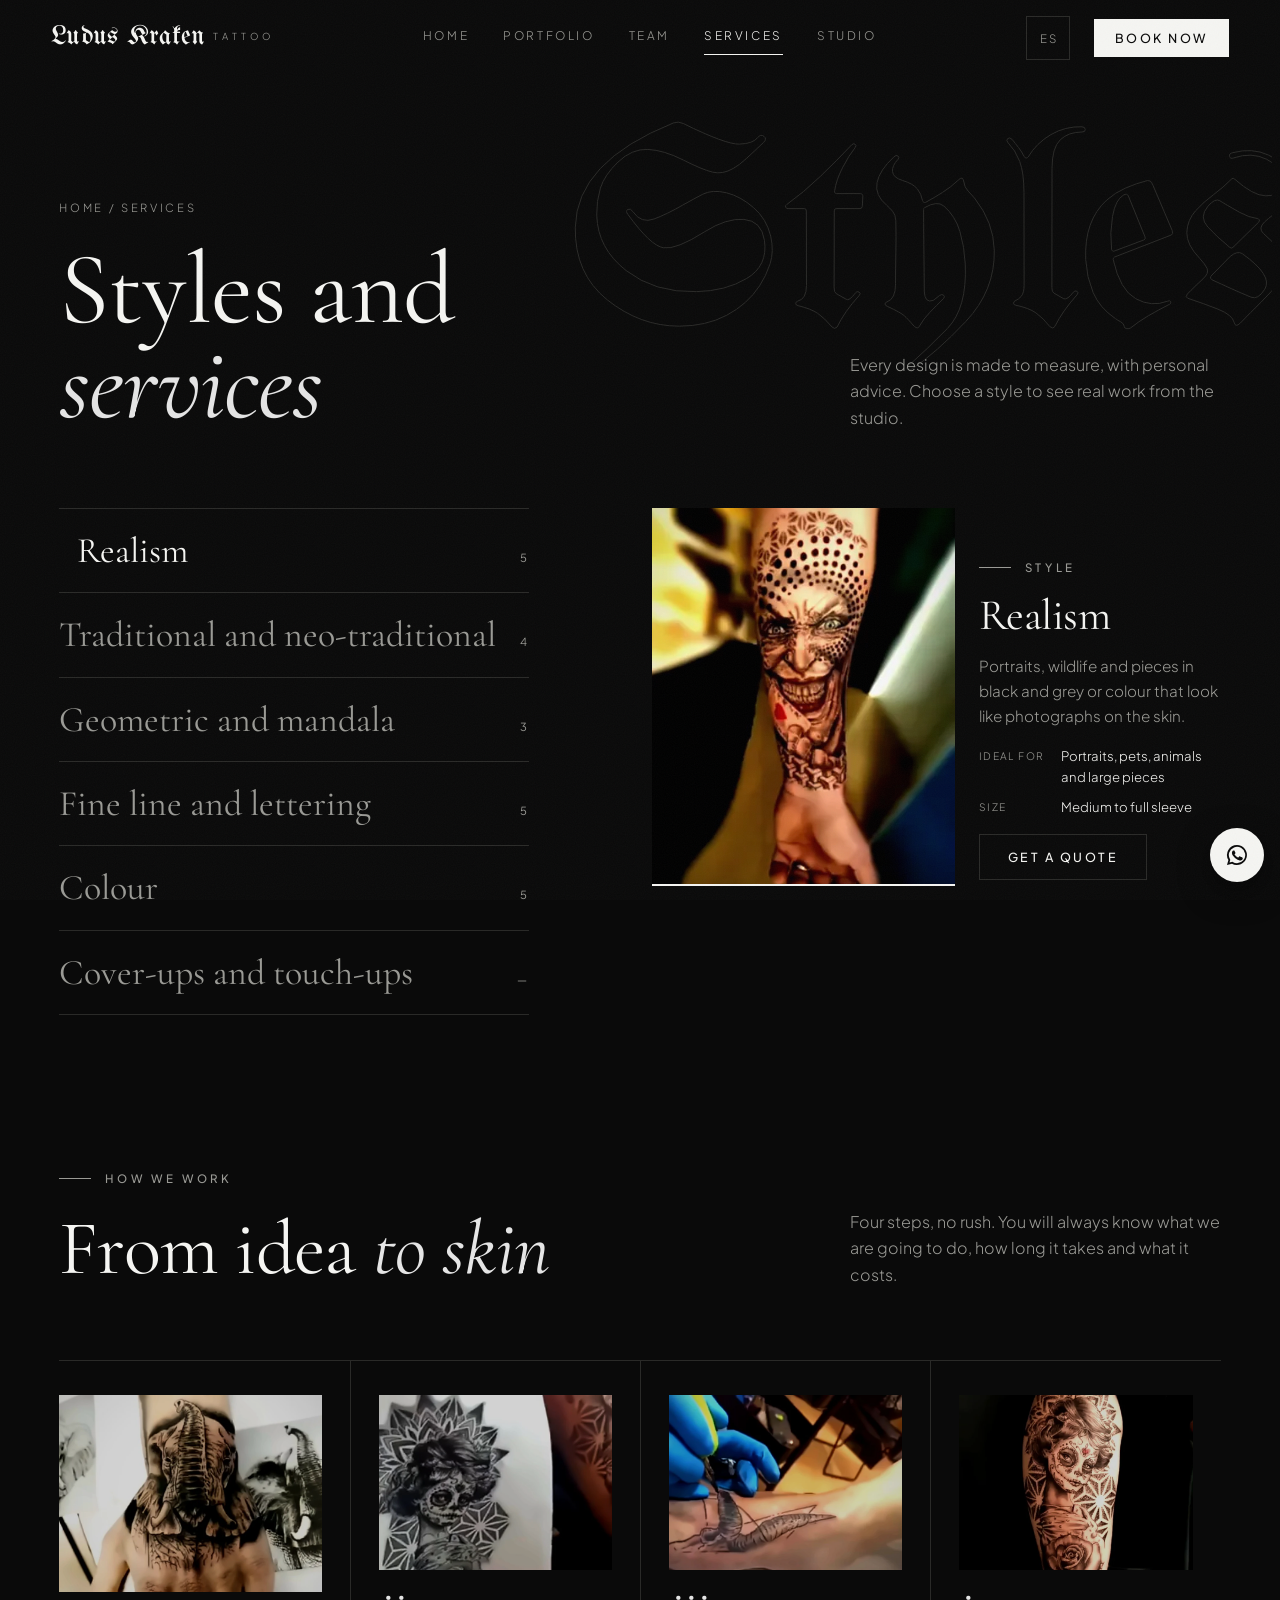
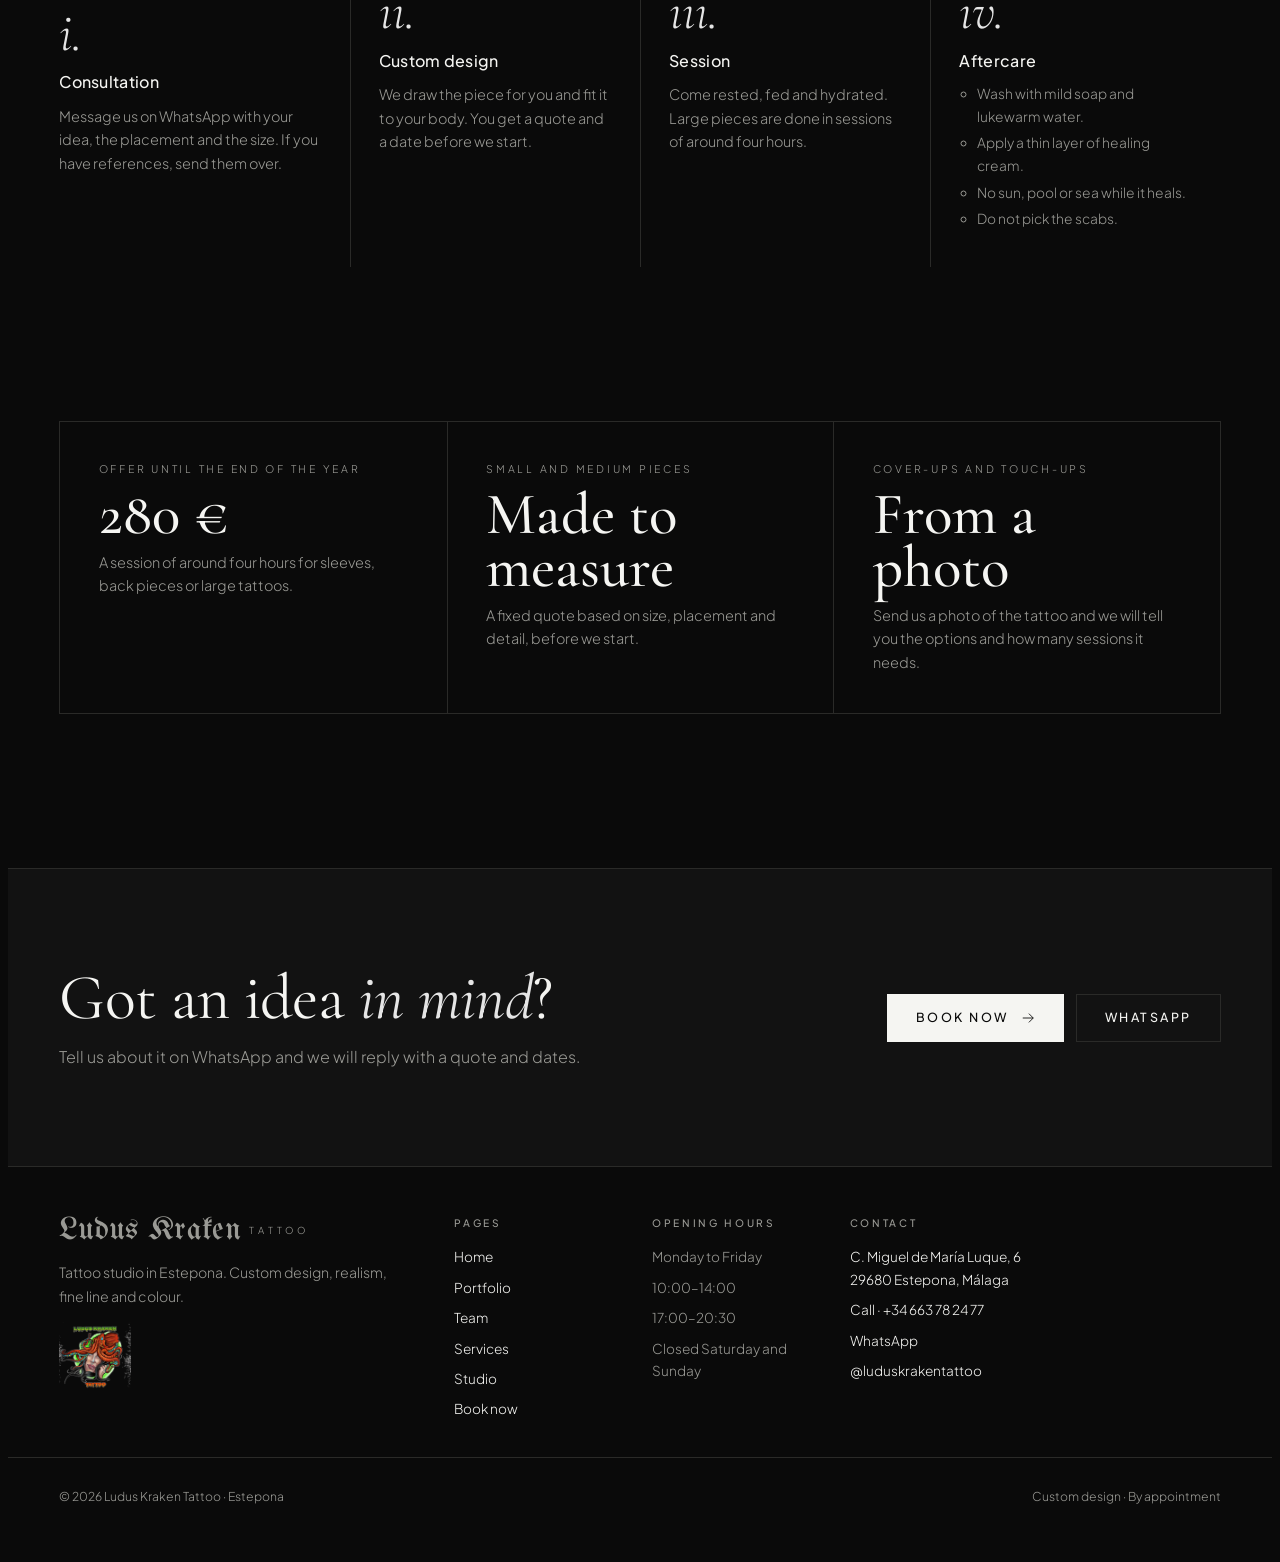
<file: servicios-en.html>
<!doctype html>
<html lang="en">
<head>
<meta charset="utf-8">
<meta name="viewport" content="width=device-width, initial-scale=1, viewport-fit=cover">
<title>Tattoo styles in Estepona · Ludus Kraken Tattoo</title>
<meta name="description" content="Realism, traditional, geometric, fine line, colour, cover-ups and touch-ups in Estepona. Custom design and a fixed quote.">
<link rel="preconnect" href="https://fonts.googleapis.com">
<link rel="preconnect" href="https://fonts.gstatic.com" crossorigin>
<link rel="stylesheet" href="https://fonts.googleapis.com/css2?family=Cormorant+Garamond:ital,wght@0,400;0,500;1,400&family=Plus+Jakarta+Sans:wght@300;400;500&family=UnifrakturMaguntia&display=swap">
<link rel="stylesheet" href="assets/site.css">
<meta name="theme-color" content="#0A0A0A">
<link rel="icon" href="img/favicon-48.png" sizes="48x48" type="image/png">
<link rel="apple-touch-icon" href="img/apple-touch-icon.png">
<meta property="og:title" content="Tattoo styles in Estepona · Ludus Kraken Tattoo">
<meta property="og:description" content="Realism, traditional, geometric, fine line, colour, cover-ups and touch-ups in Estepona. Custom design and a fixed quote.">
<meta property="og:image" content="img/espalda-gladiador.jpg">
<meta property="og:type" content="website">
</head>
<body data-page="servicios">
<a class="skip" href="#main">Skip to content</a>
<header class="nav" id="nav">
  <div class="wrap">
    <a href="index-en.html" class="brand" aria-label="Ludus Kraken Tattoo, home">Ludus Kraken<small>TATTOO</small></a>
    <ul id="menu">
      <li><a href="index-en.html" data-p="inicio">Home</a></li>
      <li><a href="portfolio-en.html" data-p="portfolio">Portfolio</a></li>
      <li><a href="artistas-en.html" data-p="artistas">Team</a></li>
      <li><a href="servicios-en.html" data-p="servicios">Services</a></li>
      <li><a href="estudio-en.html" data-p="estudio">Studio</a></li>
    </ul>
    <a class="lang" href="servicios.html" hreflang="es" lang="es" aria-label="Versión en español">ES</a>
    <a href="reservar-en.html" class="btn btn-solid">Book now</a>
    <span class="progress" id="progress"></span>
    <button class="menu-btn" id="menuBtn" aria-label="Open menu" aria-expanded="false" aria-controls="menu"><span></span><span></span></button>
  </div>
</header>

<main id="main" tabindex="-1">
<section class="page-hero">
  <span class="ghost" aria-hidden="true">Styles</span>
  <div class="wrap">
    <div class="ph-copy"><span class="crumbs"><a href="index-en.html">Home</a> / Services</span><h1>Styles and <em>services</em></h1></div>
    <div class="ph-side"><p>Every design is made to measure, with personal advice. Choose a style to see real work from the studio.</p></div>
  </div>
</section>

<section class="section pt-0">
  <div class="wrap switcher">
    <ul class="sw-list reveal" id="swList" role="tablist" aria-label="Styles"><li role="presentation"><button type="button" role="tab" id="swTab0" aria-controls="swPanel" tabindex="0" aria-selected="true" data-title="Realism" data-desc="Portraits, wildlife and pieces in black and grey or colour that look like photographs on the skin." data-for="Portraits, pets, animals and large pieces" data-size="Medium to full sleeve" data-imgs="22-joker-puntillismo,26-oso-lobo-brazo,38-retrato-capucha,33-retrato-referencia,39-mujer-cartas-rosa">Realism<span>5</span></button></li><li role="presentation"><button type="button" role="tab" id="swTab1" aria-controls="swPanel" tabindex="-1" aria-selected="false" data-title="Traditional and neo-traditional" data-desc="Classic symbols, nautical motifs and snakes with bold lines that age well." data-for="Diving helmets, snakes, pin-ups and symbols" data-size="Small to large" data-imgs="05-escafandra-hombro,31-serpiente-pinup,32-serpiente-peonia-gemelo,18-tigre-espalda">Traditional and neo-traditional<span>4</span></button></li><li role="presentation"><button type="button" role="tab" id="swTab2" aria-controls="swPanel" tabindex="-1" aria-selected="false" data-title="Geometric and mandala" data-desc="Dotwork, mandalas and symmetrical patterns, on their own or combined with realism." data-for="Mandalas, patterns and backgrounds for other pieces" data-size="Medium to large" data-imgs="16-catrina-mandala,22-joker-puntillismo,14-catrina-boceto">Geometric and mandala<span>3</span></button></li><li role="presentation"><button type="button" role="tab" id="swTab3" aria-controls="swPanel" tabindex="-1" aria-selected="false" data-title="Fine line and lettering" data-desc="Fine line, botanicals, quotes and names in hand-drawn lettering." data-for="First tattoos, quotes, names and flowers" data-size="Small to medium" data-imgs="25-serpiente-flores,lirios-hombro,24-diego-rosa,34-mariposas-columna,29-perro-walker">Fine line and lettering<span>5</span></button></li><li role="presentation"><button type="button" role="tab" id="swTab4" aria-controls="swPanel" tabindex="-1" aria-selected="false" data-title="Colour" data-desc="Watercolour, cartoon and colour realism with highly pigmented inks." data-for="Bright pieces, characters and colour realism" data-size="Small to medium" data-imgs="23-tomate-realista,41-ositos-yin-yang,06-colibri-acuarela,07-leona-flores,28-unicornio-adriana">Colour<span>5</span></button></li><li role="presentation"><button type="button" role="tab" id="swTab5" aria-controls="swPanel" tabindex="-1" aria-selected="false" data-title="Cover-ups and touch-ups" data-desc="We cover or refresh old tattoos. We assess each case from a photo and explain what can be done." data-for="Old or blurred tattoos, or ones that no longer feel like you" data-size="Depends on the original tattoo" data-imgs="">Cover-ups and touch-ups<span>—</span></button></li></ul>
    <div class="sw-stage reveal" id="swPanel" role="tabpanel" aria-labelledby="swTab0" tabindex="0">
      <div class="sw-frame" id="swFrame" data-group="sw"></div>
      <div class="sw-text" aria-live="polite">
        <span class="eyebrow">Style</span>
        <h2 id="swTitle"></h2>
        <p id="swDesc"></p>
        <dl><dt>Ideal for</dt><dd id="swFor"></dd><dt>Size</dt><dd id="swSize"></dd></dl>
        <a href="reservar-en.html" class="btn btn-ghost self-start">Get a quote</a>
      </div>
    </div>
  </div>
</section>

<section class="section pt-0">
  <div class="wrap">
    <div class="section-head reveal">
      <div><span class="eyebrow">How we work</span><h2>From idea <em>to skin</em></h2></div>
      <p class="lead">Four steps, no rush. You will always know what we are going to do, how long it takes and what it costs.</p>
    </div>
    <ol class="steps reveal list-reset" data-group="proceso">
      <li class="step"><button class="step-img" data-open="01-elefante-mano" aria-label="Enlarge Elephant on the hand"><img src="img/t/01-elefante-mano.webp" width="472" height="480" alt="Elephant on the hand" loading="lazy"></button><span class="n">i.</span><h3>Consultation</h3><p>Message us on WhatsApp with your idea, the placement and the size. If you have references, send them over.</p></li>
      <li class="step"><button class="step-img" data-open="14-catrina-boceto" aria-label="Enlarge From sketch to skin"><img src="img/t/14-catrina-boceto.webp" width="285" height="480" alt="From sketch to skin" loading="lazy"></button><span class="n">ii.</span><h3>Custom design</h3><p>We draw the piece for you and fit it to your body. You get a quote and a date before we start.</p></li>
      <li class="step"><button class="step-img" data-open="09-pajaro-en-proceso" aria-label="Enlarge Session in progress"><img src="img/t/09-pajaro-en-proceso.webp" width="480" height="351" alt="Session in progress" loading="lazy"></button><span class="n">iii.</span><h3>Session</h3><p>Come rested, fed and hydrated. Large pieces are done in sessions of around four hours.</p></li>
      <li class="step"><button class="step-img" data-open="16-catrina-mandala" aria-label="Enlarge Catrina with mandala"><img src="img/t/16-catrina-mandala.webp" width="464" height="480" alt="Catrina with mandala" loading="lazy"></button><span class="n">iv.</span><h3>Aftercare</h3><ul><li>Wash with mild soap and lukewarm water.</li><li>Apply a thin layer of healing cream.</li><li>No sun, pool or sea while it heals.</li><li>Do not pick the scabs.</li></ul></li>
    </ol>
  </div>
</section>

<section class="section pt-0">
  <div class="wrap">
    <div class="price-band reveal">
      <div><span class="k">Offer until the end of the year</span><span class="p">280 €</span><p>A session of around four hours for sleeves, back pieces or large tattoos.</p></div>
      <div><span class="k">Small and medium pieces</span><span class="p">Made to measure</span><p>A fixed quote based on size, placement and detail, before we start.</p></div>
      <div><span class="k">Cover-ups and touch-ups</span><span class="p">From a photo</span><p>Send us a photo of the tattoo and we will tell you the options and how many sessions it needs.</p></div>
    </div>
  </div>
</section>

<section class="cta-band">
  <div class="wrap">
    <div class="stack"><h2>Got an idea <em>in mind</em>?</h2><p class="text-ash">Tell us about it on WhatsApp and we will reply with a quote and dates.</p></div>
    <div class="actions"><a href="reservar-en.html" class="btn btn-solid">Book now <svg viewBox="0 0 16 16" fill="none" stroke="currentColor"><path d="M2 8h12M9 3l5 5-5 5"/></svg></a><a href="https://wa.me/34663782477" class="btn btn-ghost" target="_blank" rel="noopener">WhatsApp</a></div>
  </div>
</section>
</main>

<footer>
  <div class="wrap foot">
    <div class="f-brand"><a href="index-en.html" class="brand">Ludus Kraken<small>TATTOO</small></a><span class="footer-tagline">Tattoo studio in Estepona. Custom design, realism, fine line and colour.</span><img class="logo-72" src="img/logo-sm.png" alt="Ludus Kraken Tattoo logo" width="72" height="68" loading="lazy"></div>
    <div class="f-col"><b>Pages</b><a href="index-en.html">Home</a><a href="portfolio-en.html">Portfolio</a><a href="artistas-en.html">Team</a><a href="servicios-en.html">Services</a><a href="estudio-en.html">Studio</a><a href="reservar-en.html">Book now</a></div>
    <div class="f-col"><b>Opening hours</b><span>Monday to Friday</span><span>10:00–14:00</span><span>17:00–20:30</span><span>Closed Saturday and Sunday</span></div>
    <div class="f-col"><b>Contact</b><a href="https://www.google.com/maps/search/?api=1&amp;query=Ludus+Kraken+Tattoo+C.+Miguel+de+Mar%C3%ADa+Luque+6+Estepona" target="_blank" rel="noopener">C. Miguel de María Luque, 6<br>29680 Estepona, Málaga</a><a href="tel:+34663782477">Call · +34 663 78 24 77</a><a href="https://wa.me/34663782477" target="_blank" rel="noopener">WhatsApp</a><a href="https://www.instagram.com/luduskrakentattoo/" target="_blank" rel="noopener">@luduskrakentattoo</a></div>
  </div>
  <div class="wrap bottom"><span>© 2026 Ludus Kraken Tattoo · Estepona</span><span>Custom design · By appointment</span></div>
</footer>

<nav class="mobile-bar" aria-label="Quick actions"><a class="btn btn-ghost" href="https://wa.me/34663782477" target="_blank" rel="noopener">WhatsApp</a><a class="btn btn-solid" href="reservar-en.html">Book now</a></nav>

<aside aria-label="Quick contact on WhatsApp"><a class="wa-float" href="https://wa.me/34663782477" target="_blank" rel="noopener" aria-label="Message us on WhatsApp"><svg viewBox="0 0 24 24" fill="currentColor"><path d="M12 2a10 10 0 00-8.6 15.1L2 22l5-1.3A10 10 0 1012 2zm0 18.2a8.2 8.2 0 01-4.2-1.2l-.3-.2-3 .8.8-2.9-.2-.3A8.2 8.2 0 1112 20.2zm4.5-6.1c-.2-.1-1.5-.7-1.7-.8s-.4-.1-.6.1-.7.8-.8 1-.3.2-.5.1a6.7 6.7 0 01-3.3-2.9c-.3-.4.3-.4.8-1.4a.5.5 0 000-.5l-.8-1.8c-.2-.5-.4-.4-.6-.4h-.5a1 1 0 00-.7.3 3 3 0 00-.9 2.2 5.2 5.2 0 001.1 2.8 11.9 11.9 0 004.6 4c1.7.7 2.3.8 3.2.6a2.7 2.7 0 001.8-1.2 2.2 2.2 0 00.1-1.3c0-.1-.2-.2-.4-.3z"/></svg></a></aside>

<div class="lightbox" id="lightbox" role="dialog" aria-modal="true" aria-label="Enlarged view" aria-hidden="true">
  <div class="lb-bar"><span id="lbCount"></span><span class="lb-hint">Tap the image to see the detail</span><button class="lb-btn" id="lbClose" aria-label="Close"><svg width="16" height="16" viewBox="0 0 16 16" fill="none" stroke="currentColor"><path d="M2 2l12 12M14 2L2 14"/></svg></button></div>
  <div class="lb-stage" id="lbStage"><img id="lbImg" alt=""></div>
  <div class="lb-bar"><span class="lb-cap" id="lbCap"></span><div class="lb-nav"><button class="lb-btn" id="lbPrev" aria-label="Previous"><svg width="16" height="16" viewBox="0 0 16 16" fill="none" stroke="currentColor"><path d="M10 2L4 8l6 6"/></svg></button><button class="lb-btn" id="lbNext" aria-label="Next"><svg width="16" height="16" viewBox="0 0 16 16" fill="none" stroke="currentColor"><path d="M6 2l6 6-6 6"/></svg></button></div></div>
</div>

<script src="assets/works-en.js"></script>
<script src="assets/site.js"></script>
</body>
</html>
</file>
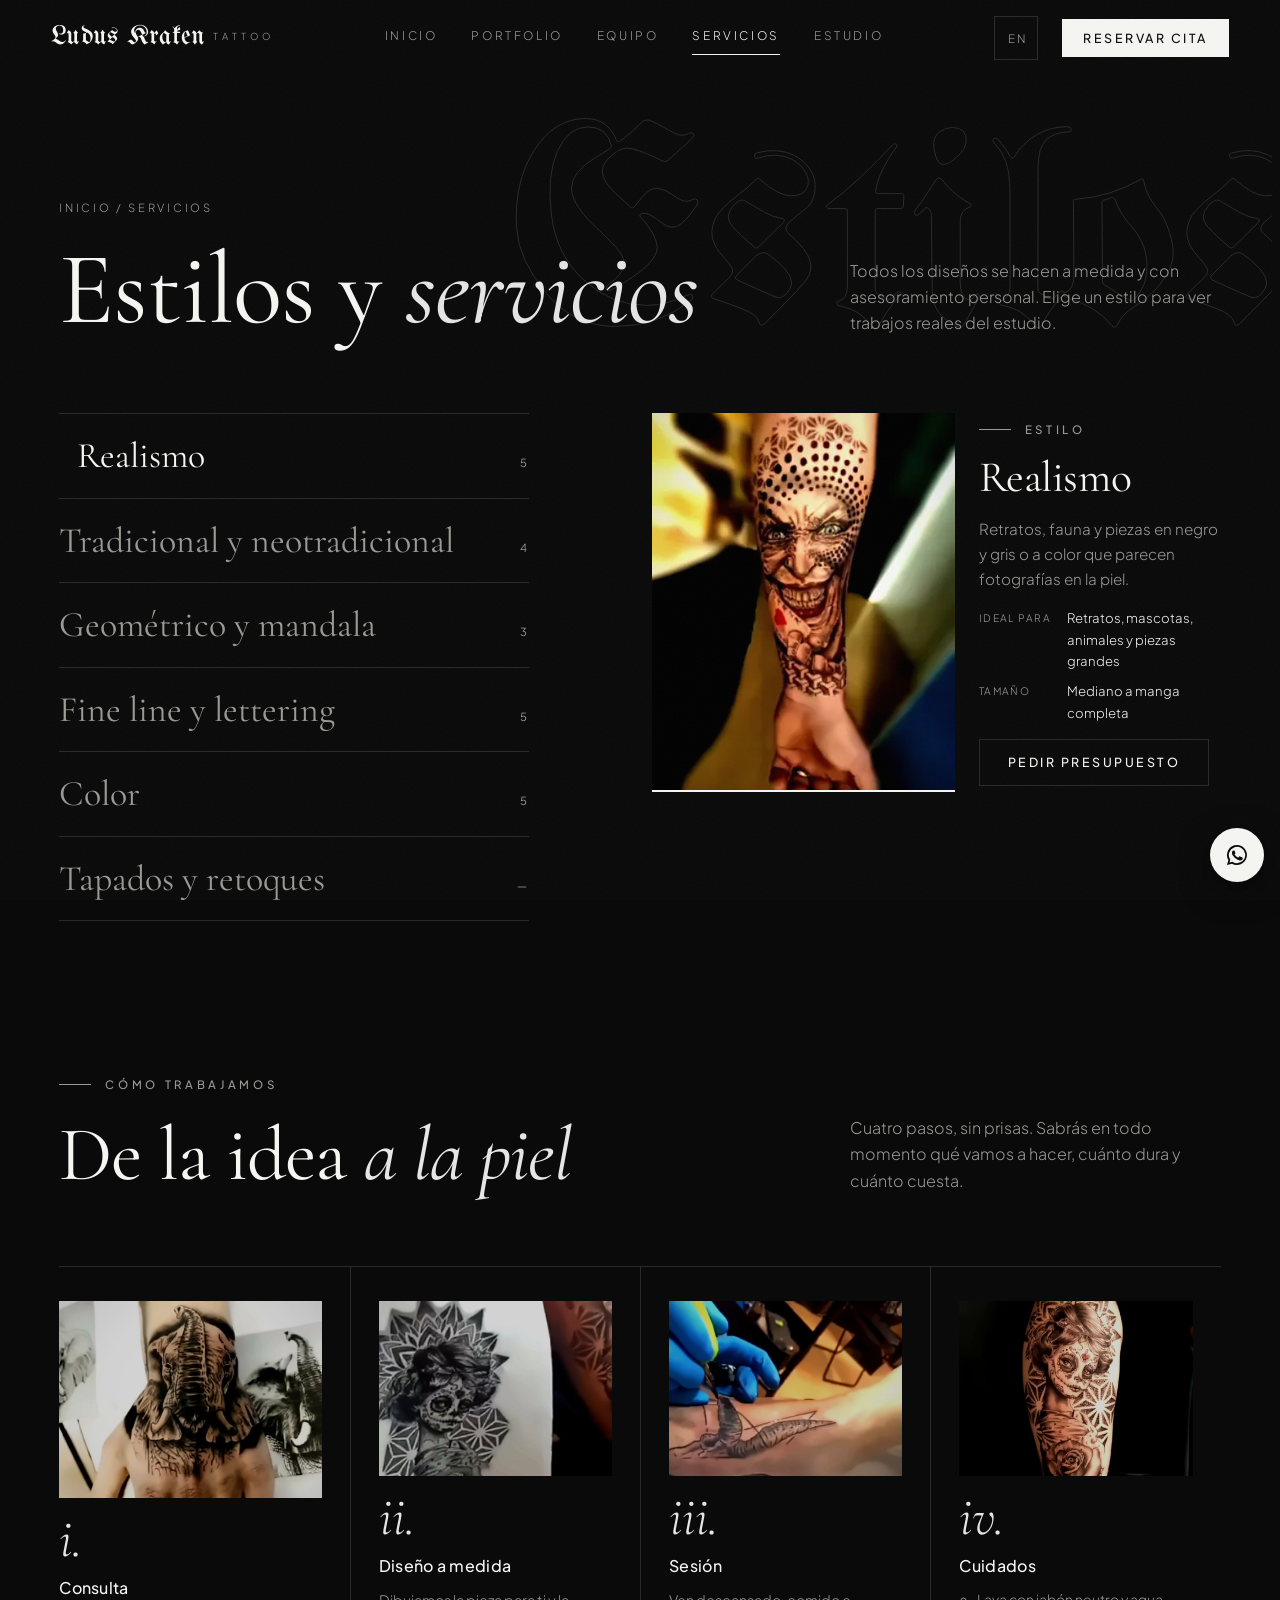
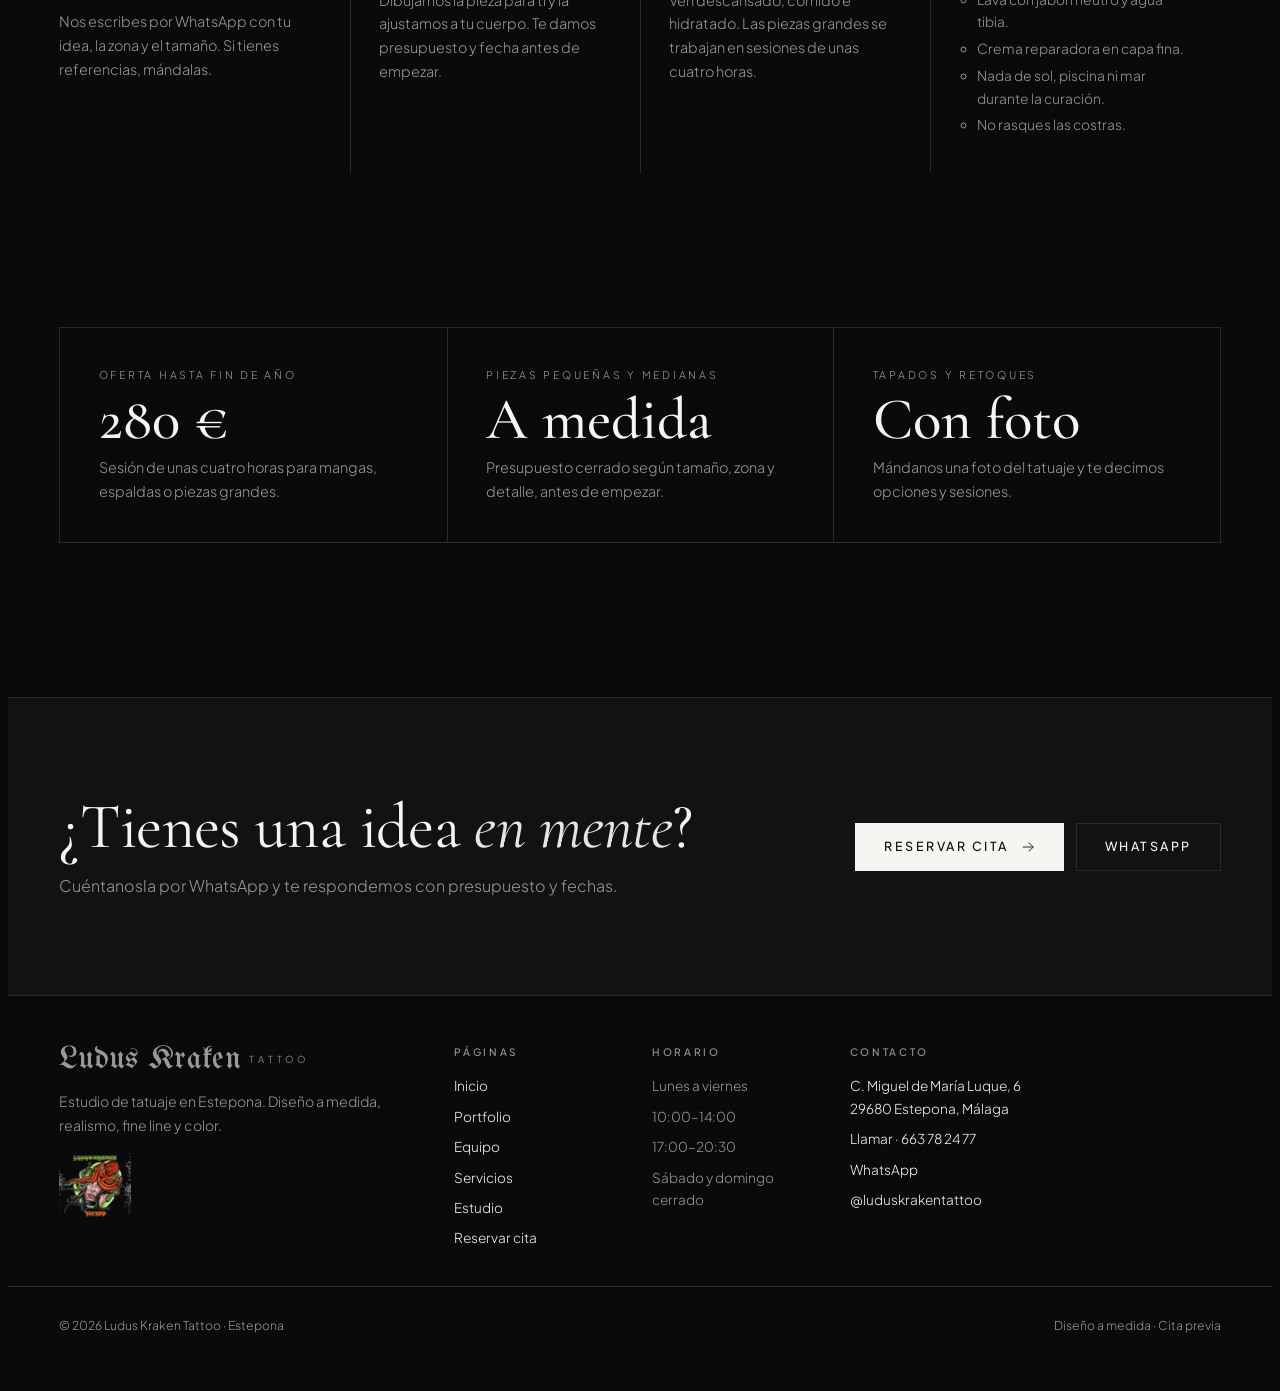
<file: servicios.html>
<!doctype html>
<html lang="es">
<head>
<meta charset="utf-8">
<meta name="viewport" content="width=device-width, initial-scale=1, viewport-fit=cover">
<title>Estilos de tatuaje en Estepona · Ludus Kraken Tattoo</title>
<meta name="description" content="Realismo, tradicional, geométrico, fine line, color, tapados y retoques en Estepona. Diseño a medida y presupuesto cerrado.">
<link rel="preconnect" href="https://fonts.googleapis.com">
<link rel="preconnect" href="https://fonts.gstatic.com" crossorigin>
<link rel="stylesheet" href="https://fonts.googleapis.com/css2?family=Cormorant+Garamond:ital,wght@0,400;0,500;1,400&family=Plus+Jakarta+Sans:wght@300;400;500&family=UnifrakturMaguntia&display=swap">
<link rel="stylesheet" href="assets/site.css">
<meta name="theme-color" content="#0A0A0A">
<link rel="icon" href="img/favicon-48.png" sizes="48x48" type="image/png">
<link rel="apple-touch-icon" href="img/apple-touch-icon.png">
<meta property="og:title" content="Estilos de tatuaje en Estepona · Ludus Kraken Tattoo">
<meta property="og:description" content="Realismo, tradicional, geométrico, fine line, color, tapados y retoques en Estepona. Diseño a medida y presupuesto cerrado.">
<meta property="og:image" content="img/espalda-gladiador.jpg">
<meta property="og:type" content="website">
</head>
<body data-page="servicios">
<a class="skip" href="#main">Saltar al contenido</a>
<header class="nav" id="nav">
  <div class="wrap">
    <a href="index.html" class="brand" aria-label="Ludus Kraken Tattoo, inicio">Ludus Kraken<small>TATTOO</small></a>
    <ul id="menu">
      <li><a href="index.html" data-p="inicio">Inicio</a></li>
      <li><a href="portfolio.html" data-p="portfolio">Portfolio</a></li>
      <li><a href="artistas.html" data-p="artistas">Equipo</a></li>
      <li><a href="servicios.html" data-p="servicios">Servicios</a></li>
      <li><a href="estudio.html" data-p="estudio">Estudio</a></li>
    </ul>
    <a class="lang" href="servicios-en.html" hreflang="en" lang="en" aria-label="English version">EN</a>
    <a href="reservar.html" class="btn btn-solid">Reservar cita</a>
    <span class="progress" id="progress"></span>
    <button class="menu-btn" id="menuBtn" aria-label="Abrir menú" aria-expanded="false" aria-controls="menu"><span></span><span></span></button>
  </div>
</header>

<main id="main" tabindex="-1">
<section class="page-hero">
  <span class="ghost" aria-hidden="true">Estilos</span>
  <div class="wrap">
    <div class="ph-copy"><span class="crumbs"><a href="index.html">Inicio</a> / Servicios</span><h1>Estilos y <em>servicios</em></h1></div>
    <div class="ph-side"><p>Todos los diseños se hacen a medida y con asesoramiento personal. Elige un estilo para ver trabajos reales del estudio.</p></div>
  </div>
</section>

<section class="section pt-0">
  <div class="wrap switcher">
    <ul class="sw-list reveal" id="swList" role="tablist" aria-label="Estilos"><li role="presentation"><button type="button" role="tab" id="swTab0" aria-controls="swPanel" tabindex="0" aria-selected="true" data-title="Realismo" data-desc="Retratos, fauna y piezas en negro y gris o a color que parecen fotografías en la piel." data-for="Retratos, mascotas, animales y piezas grandes" data-size="Mediano a manga completa" data-imgs="22-joker-puntillismo,26-oso-lobo-brazo,38-retrato-capucha,33-retrato-referencia,39-mujer-cartas-rosa">Realismo<span>5</span></button></li><li role="presentation"><button type="button" role="tab" id="swTab1" aria-controls="swPanel" tabindex="-1" aria-selected="false" data-title="Tradicional y neotradicional" data-desc="Símbolos clásicos, motivos náuticos y serpientes con trazo firme que envejece bien." data-for="Escafandras, serpientes, pin-ups y símbolos" data-size="Pequeño a grande" data-imgs="05-escafandra-hombro,31-serpiente-pinup,32-serpiente-peonia-gemelo,18-tigre-espalda">Tradicional y neotradicional<span>4</span></button></li><li role="presentation"><button type="button" role="tab" id="swTab2" aria-controls="swPanel" tabindex="-1" aria-selected="false" data-title="Geométrico y mandala" data-desc="Puntillismo, mandalas y patrones simétricos, solos o mezclados con realismo." data-for="Mandalas, patrones y fondos para otras piezas" data-size="Mediano a grande" data-imgs="16-catrina-mandala,22-joker-puntillismo,14-catrina-boceto">Geométrico y mandala<span>3</span></button></li><li role="presentation"><button type="button" role="tab" id="swTab3" aria-controls="swPanel" tabindex="-1" aria-selected="false" data-title="Fine line y lettering" data-desc="Línea fina, botánica, frases y nombres con caligrafía hecha a mano." data-for="Primeros tatuajes, frases, nombres y flores" data-size="Pequeño a mediano" data-imgs="25-serpiente-flores,lirios-hombro,24-diego-rosa,34-mariposas-columna,29-perro-walker">Fine line y lettering<span>5</span></button></li><li role="presentation"><button type="button" role="tab" id="swTab4" aria-controls="swPanel" tabindex="-1" aria-selected="false" data-title="Color" data-desc="Acuarela, cartoon y realismo a color con tintas de alta pigmentación." data-for="Piezas alegres, personajes y realismo a color" data-size="Pequeño a mediano" data-imgs="23-tomate-realista,41-ositos-yin-yang,06-colibri-acuarela,07-leona-flores,28-unicornio-adriana">Color<span>5</span></button></li><li role="presentation"><button type="button" role="tab" id="swTab5" aria-controls="swPanel" tabindex="-1" aria-selected="false" data-title="Tapados y retoques" data-desc="Cubrimos o renovamos tatuajes antiguos. Valoramos cada caso con una foto y te explicamos qué se puede hacer." data-for="Tatuajes antiguos, borrosos o que ya no te representan" data-size="Según el tatuaje original" data-imgs="">Tapados y retoques<span>—</span></button></li></ul>
    <div class="sw-stage reveal" id="swPanel" role="tabpanel" aria-labelledby="swTab0" tabindex="0">
      <div class="sw-frame" id="swFrame" data-group="sw"></div>
      <div class="sw-text" aria-live="polite">
        <span class="eyebrow">Estilo</span>
        <h2 id="swTitle"></h2>
        <p id="swDesc"></p>
        <dl><dt>Ideal para</dt><dd id="swFor"></dd><dt>Tamaño</dt><dd id="swSize"></dd></dl>
        <a href="reservar.html" class="btn btn-ghost self-start">Pedir presupuesto</a>
      </div>
    </div>
  </div>
</section>

<section class="section pt-0">
  <div class="wrap">
    <div class="section-head reveal">
      <div><span class="eyebrow">Cómo trabajamos</span><h2>De la idea <em>a la piel</em></h2></div>
      <p class="lead">Cuatro pasos, sin prisas. Sabrás en todo momento qué vamos a hacer, cuánto dura y cuánto cuesta.</p>
    </div>
    <ol class="steps reveal list-reset" data-group="proceso">
      <li class="step"><button class="step-img" data-open="01-elefante-mano" aria-label="Ampliar Elefante en la mano"><img src="img/t/01-elefante-mano.webp" width="472" height="480" alt="Elefante en la mano" loading="lazy"></button><span class="n">i.</span><h3>Consulta</h3><p>Nos escribes por WhatsApp con tu idea, la zona y el tamaño. Si tienes referencias, mándalas.</p></li>
      <li class="step"><button class="step-img" data-open="14-catrina-boceto" aria-label="Ampliar Del boceto a la piel"><img src="img/t/14-catrina-boceto.webp" width="285" height="480" alt="Del boceto a la piel" loading="lazy"></button><span class="n">ii.</span><h3>Diseño a medida</h3><p>Dibujamos la pieza para ti y la ajustamos a tu cuerpo. Te damos presupuesto y fecha antes de empezar.</p></li>
      <li class="step"><button class="step-img" data-open="09-pajaro-en-proceso" aria-label="Ampliar Sesión en curso"><img src="img/t/09-pajaro-en-proceso.webp" width="480" height="351" alt="Sesión en curso" loading="lazy"></button><span class="n">iii.</span><h3>Sesión</h3><p>Ven descansado, comido e hidratado. Las piezas grandes se trabajan en sesiones de unas cuatro horas.</p></li>
      <li class="step"><button class="step-img" data-open="16-catrina-mandala" aria-label="Ampliar Catrina con mandala"><img src="img/t/16-catrina-mandala.webp" width="464" height="480" alt="Catrina con mandala" loading="lazy"></button><span class="n">iv.</span><h3>Cuidados</h3><ul><li>Lava con jabón neutro y agua tibia.</li><li>Crema reparadora en capa fina.</li><li>Nada de sol, piscina ni mar durante la curación.</li><li>No rasques las costras.</li></ul></li>
    </ol>
  </div>
</section>

<section class="section pt-0">
  <div class="wrap">
    <div class="price-band reveal">
      <div><span class="k">Oferta hasta fin de año</span><span class="p">280 €</span><p>Sesión de unas cuatro horas para mangas, espaldas o piezas grandes.</p></div>
      <div><span class="k">Piezas pequeñas y medianas</span><span class="p">A medida</span><p>Presupuesto cerrado según tamaño, zona y detalle, antes de empezar.</p></div>
      <div><span class="k">Tapados y retoques</span><span class="p">Con foto</span><p>Mándanos una foto del tatuaje y te decimos opciones y sesiones.</p></div>
    </div>
  </div>
</section>

<section class="cta-band">
  <div class="wrap">
    <div class="stack"><h2>¿Tienes una idea <em>en mente</em>?</h2><p class="text-ash">Cuéntanosla por WhatsApp y te respondemos con presupuesto y fechas.</p></div>
    <div class="actions"><a href="reservar.html" class="btn btn-solid">Reservar cita <svg viewBox="0 0 16 16" fill="none" stroke="currentColor"><path d="M2 8h12M9 3l5 5-5 5"/></svg></a><a href="https://wa.me/34663782477" class="btn btn-ghost" target="_blank" rel="noopener">WhatsApp</a></div>
  </div>
</section>
</main>

<footer>
  <div class="wrap foot">
    <div class="f-brand"><a href="index.html" class="brand">Ludus Kraken<small>TATTOO</small></a><span class="footer-tagline">Estudio de tatuaje en Estepona. Diseño a medida, realismo, fine line y color.</span><img class="logo-72" src="img/logo-sm.png" alt="Logotipo de Ludus Kraken Tattoo" width="72" height="68" loading="lazy"></div>
    <div class="f-col"><b>Páginas</b><a href="index.html">Inicio</a><a href="portfolio.html">Portfolio</a><a href="artistas.html">Equipo</a><a href="servicios.html">Servicios</a><a href="estudio.html">Estudio</a><a href="reservar.html">Reservar cita</a></div>
    <div class="f-col"><b>Horario</b><span>Lunes a viernes</span><span>10:00–14:00</span><span>17:00–20:30</span><span>Sábado y domingo cerrado</span></div>
    <div class="f-col"><b>Contacto</b><a href="https://www.google.com/maps/search/?api=1&amp;query=Ludus+Kraken+Tattoo+C.+Miguel+de+Mar%C3%ADa+Luque+6+Estepona" target="_blank" rel="noopener">C. Miguel de María Luque, 6<br>29680 Estepona, Málaga</a><a href="tel:+34663782477">Llamar · 663 78 24 77</a><a href="https://wa.me/34663782477" target="_blank" rel="noopener">WhatsApp</a><a href="https://www.instagram.com/luduskrakentattoo/" target="_blank" rel="noopener">@luduskrakentattoo</a></div>
  </div>
  <div class="wrap bottom"><span>© 2026 Ludus Kraken Tattoo · Estepona</span><span>Diseño a medida · Cita previa</span></div>
</footer>

<nav class="mobile-bar" aria-label="Acciones rápidas"><a class="btn btn-ghost" href="https://wa.me/34663782477" target="_blank" rel="noopener">WhatsApp</a><a class="btn btn-solid" href="reservar.html">Reservar cita</a></nav>

<aside aria-label="Contacto rápido por WhatsApp"><a class="wa-float" href="https://wa.me/34663782477" target="_blank" rel="noopener" aria-label="Escribir por WhatsApp"><svg viewBox="0 0 24 24" fill="currentColor"><path d="M12 2a10 10 0 00-8.6 15.1L2 22l5-1.3A10 10 0 1012 2zm0 18.2a8.2 8.2 0 01-4.2-1.2l-.3-.2-3 .8.8-2.9-.2-.3A8.2 8.2 0 1112 20.2zm4.5-6.1c-.2-.1-1.5-.7-1.7-.8s-.4-.1-.6.1-.7.8-.8 1-.3.2-.5.1a6.7 6.7 0 01-3.3-2.9c-.3-.4.3-.4.8-1.4a.5.5 0 000-.5l-.8-1.8c-.2-.5-.4-.4-.6-.4h-.5a1 1 0 00-.7.3 3 3 0 00-.9 2.2 5.2 5.2 0 001.1 2.8 11.9 11.9 0 004.6 4c1.7.7 2.3.8 3.2.6a2.7 2.7 0 001.8-1.2 2.2 2.2 0 00.1-1.3c0-.1-.2-.2-.4-.3z"/></svg></a></aside>

<div class="lightbox" id="lightbox" role="dialog" aria-modal="true" aria-label="Vista ampliada" aria-hidden="true">
  <div class="lb-bar"><span id="lbCount"></span><span class="lb-hint">Toca la imagen para ver el detalle</span><button class="lb-btn" id="lbClose" aria-label="Cerrar"><svg width="16" height="16" viewBox="0 0 16 16" fill="none" stroke="currentColor"><path d="M2 2l12 12M14 2L2 14"/></svg></button></div>
  <div class="lb-stage" id="lbStage"><img id="lbImg" alt=""></div>
  <div class="lb-bar"><span class="lb-cap" id="lbCap"></span><div class="lb-nav"><button class="lb-btn" id="lbPrev" aria-label="Anterior"><svg width="16" height="16" viewBox="0 0 16 16" fill="none" stroke="currentColor"><path d="M10 2L4 8l6 6"/></svg></button><button class="lb-btn" id="lbNext" aria-label="Siguiente"><svg width="16" height="16" viewBox="0 0 16 16" fill="none" stroke="currentColor"><path d="M6 2l6 6-6 6"/></svg></button></div></div>
</div>

<script src="assets/works.js"></script>
<script src="assets/site.js"></script>
</body>
</html>
</file>
<file: assets/site.css>
/* Layout: editorial de galería oscura. Cabecera con collage asimétrico, secciones en rejilla de 12 columnas, mucho aire y la tinta como único protagonista. */
:root{
  --ink:#0A0A0A;          /* fondo principal */
  --ink-2:#121212;        /* superficies */
  --ink-3:#1B1B1A;        /* tarjetas y campos */
  --line:#2A2A28;         /* filetes */
  --bone:#F5F5F2;         /* tipografía principal */
  --steel:#E5E5E5;        /* acento metálico */
  --ash:#9A9A95;          /* texto secundario */
  --f-display:"Cormorant Garamond","Iowan Old Style","Times New Roman",serif;
  --f-gothic:"UnifrakturMaguntia","Cormorant Garamond",serif;
  --f-body:"Plus Jakarta Sans",system-ui,-apple-system,"Segoe UI",sans-serif;
  --gutter:clamp(16px,4vw,56px);
  --max:1320px;
  --ease:cubic-bezier(.2,.7,.2,1);
  color-scheme:dark;
}
*,*::before,*::after{box-sizing:border-box}
html{scroll-behavior:smooth;background:var(--ink)}
body{background:var(--ink);color:var(--bone);font-family:var(--f-body);font-size:16px;line-height:1.65;font-weight:300;-webkit-font-smoothing:antialiased;overflow-x:hidden}
img{max-width:100%;display:block}
a{color:inherit}
:focus-visible{outline:1px solid var(--steel);outline-offset:4px}
h1,h2,h3,.hero .slogan{font-family:var(--f-display);font-weight:400;line-height:1.02;margin:0;text-wrap:balance;letter-spacing:-.01em}
p{margin:0}
.wrap{max-width:var(--max);margin-inline:auto;padding-inline:var(--gutter)}
.eyebrow{font-size:.72rem;letter-spacing:.32em;text-transform:uppercase;color:var(--ash);font-weight:500;display:flex;align-items:center;gap:14px}
.eyebrow::before{content:"";width:32px;height:1px;background:var(--ash)}
.section{padding-block:clamp(80px,12vw,160px)}
.section-head{display:grid;grid-template-columns:repeat(12,1fr);gap:24px;align-items:end;margin-bottom:clamp(40px,6vw,72px)}
.section-head > div{grid-column:1 / 8;display:grid;gap:22px;min-width:0}
.section-head p.lead{grid-column:9 / 13;color:var(--ash);min-width:0}
h2{font-size:clamp(2.6rem,6vw,5.2rem)}
h2 em{font-style:italic;color:var(--steel)}

/* Botones */
.btn{display:inline-flex;align-items:center;gap:12px;padding:16px 28px;font:500 .78rem/1 var(--f-body);letter-spacing:.2em;text-transform:uppercase;text-decoration:none;border:1px solid var(--bone);cursor:pointer;transition:background .4s var(--ease),color .4s var(--ease),gap .4s var(--ease)}
.btn-solid{background:var(--bone);color:var(--ink)}
.btn-solid:hover{background:transparent;color:var(--bone);gap:18px}
.btn-ghost{background:transparent;color:var(--bone);border-color:var(--line)}
.btn-ghost:hover{border-color:var(--bone);gap:18px}
.btn svg{width:14px;height:14px}

/* Navegación */
.nav{position:fixed;inset:0 0 auto 0;z-index:50;padding-top:env(safe-area-inset-top,0px);transition:background .4s,border-color .4s;border-bottom:1px solid transparent}
.nav.scrolled{background:rgba(10,10,10,.96);border-color:var(--line)}
.nav .wrap{display:flex;align-items:center;justify-content:space-between;height:76px;gap:24px}
.brand{font-family:var(--f-gothic);font-size:1.7rem;text-decoration:none;letter-spacing:.01em;line-height:1}
.brand small{font-family:var(--f-body);font-size:.6rem;letter-spacing:.4em;margin-left:8px;color:var(--ash);vertical-align:middle}
.nav ul{display:flex;gap:34px;list-style:none;margin:0;padding:0}
.nav ul a{text-decoration:none;font-size:.74rem;letter-spacing:.22em;text-transform:uppercase;color:var(--ash);transition:color .3s}
.nav ul a:hover{color:var(--bone)}
.nav .btn{padding:12px 20px}
.menu-btn{display:none;background:none;border:0;color:var(--bone);cursor:pointer;padding:8px}
.menu-btn span{display:block;width:24px;height:1px;background:currentColor;margin:6px 0;transition:transform .3s}

/* Hero */
.hero{position:relative;padding-top:clamp(120px,16vw,170px);padding-bottom:clamp(64px,8vw,110px);overflow:hidden}
.hero .wrap{display:grid;grid-template-columns:repeat(12,1fr);gap:24px;align-items:center}
.hero-copy{grid-column:1 / 7;display:grid;gap:30px;position:relative;z-index:2;min-width:0}
.hero .slogan{font-size:clamp(3.4rem,8.6vw,8.4rem);line-height:.92}
.hero .slogan .g{font-family:var(--f-gothic);font-size:.82em;display:block;color:var(--steel);letter-spacing:0;margin-top:.08em}
.hero .slogan em{font-style:italic}
.hero-copy p{max-width:44ch;color:var(--ash);font-size:1.05rem}
.hero-ctas{display:flex;flex-wrap:wrap;gap:14px}
.hero-meta{display:flex;flex-wrap:wrap;gap:28px;padding-top:18px;border-top:1px solid var(--line);font-size:.8rem;color:var(--ash)}
.hero-meta strong{display:block;font-family:var(--f-display);font-size:1.9rem;font-weight:500;color:var(--bone);line-height:1;margin-bottom:4px}
.collage{grid-column:7 / 13;display:grid;grid-template-columns:repeat(6,1fr);grid-template-rows:repeat(8,clamp(44px,5.4vw,78px));gap:12px;min-width:0}
.collage figure{margin:0;overflow:hidden;position:relative;background:var(--ink-3)}
.collage img{width:100%;height:100%;object-fit:cover;filter:grayscale(.25) contrast(1.05) brightness(.9);transform:scale(1.04);animation:settle 1.8s var(--ease) both}
.collage figure:nth-child(1){grid-column:1 / 4;grid-row:1 / 6}
.collage figure:nth-child(2){grid-column:4 / 7;grid-row:2 / 5}
.collage figure:nth-child(3){grid-column:4 / 7;grid-row:5 / 9}
.collage figure:nth-child(4){grid-column:2 / 4;grid-row:6 / 9}
.collage figure:nth-child(2) img{animation-delay:.15s}
.collage figure:nth-child(3) img{animation-delay:.3s}
.collage figure:nth-child(4) img{animation-delay:.45s}
.collage figcaption{position:absolute;left:10px;bottom:8px;font-size:.62rem;letter-spacing:.24em;text-transform:uppercase;color:var(--bone);text-shadow:0 1px 8px rgba(0,0,0,.8)}
.collage .stamp{grid-column:1 / 2;grid-row:6 / 9;align-self:end;writing-mode:vertical-rl;transform:rotate(180deg);font-size:.66rem;letter-spacing:.34em;text-transform:uppercase;color:var(--ash);justify-self:center}
@keyframes settle{from{transform:scale(1.14);filter:grayscale(1) brightness(.5)}to{transform:scale(1.04)}}
.hero::after{content:"";position:absolute;inset:auto 0 0 0;height:1px;background:linear-gradient(90deg,transparent,var(--line),transparent)}

/* Oferta */
.offer{border-bottom:1px solid var(--line);background:var(--ink-2)}
.offer .wrap{display:grid;grid-template-columns:auto 1fr auto;gap:clamp(20px,4vw,56px);align-items:center;padding-block:34px}
.offer .price{font-family:var(--f-display);font-size:clamp(3rem,6vw,4.6rem);line-height:.9;font-weight:500}
.offer .price small{font-size:.32em;letter-spacing:.2em;text-transform:uppercase;color:var(--ash);font-family:var(--f-body);display:block;margin-top:8px;font-weight:400}
.offer p{color:var(--ash);max-width:56ch;min-width:0}
.offer p strong{color:var(--bone);font-weight:500}

/* Artistas */
.artists{display:grid;grid-template-columns:repeat(2,1fr);gap:clamp(16px,2.4vw,32px)}
.artist{display:grid;gap:22px;align-content:start;min-width:0}
.artist-works{display:grid;grid-template-columns:3fr 2fr;grid-template-rows:1fr 1fr;gap:8px;aspect-ratio:5/4.4;max-width:100%}
.artist-works button{padding:0;border:0;background:var(--ink-3);overflow:hidden;cursor:zoom-in}
.artist-works > :first-child{grid-row:1 / 3}
.more-tile{display:flex;flex-direction:column;justify-content:space-between;padding:18px;border:1px solid var(--line);text-decoration:none;font-size:.7rem;letter-spacing:.22em;text-transform:uppercase;color:var(--ash);transition:border-color .3s,color .3s}
.more-tile:hover{border-color:var(--bone);color:var(--bone)}
.more-tile svg{align-self:flex-end}
.artist-more{display:flex;align-items:center;gap:8px;flex-wrap:wrap;margin-top:6px}
.artist-more .mini{width:52px;height:52px;padding:0;border:0;overflow:hidden;cursor:zoom-in;background:var(--ink-3)}
.artist-more .mini img{width:100%;height:100%;object-fit:cover;filter:brightness(.8);transition:filter .3s}
.artist-more .mini:hover img{filter:none}
.ig{display:inline-flex;align-items:center;gap:8px;margin-left:auto;font-size:.8rem;color:var(--bone);text-decoration:none;border-bottom:1px solid var(--line);padding-bottom:3px}
.ig:hover{border-color:var(--bone)}
.artist-works img{width:100%;height:100%;object-fit:cover;filter:brightness(.82) grayscale(.2);transition:transform 1s var(--ease),filter .6s}
.artist-works button:hover img{transform:scale(1.06);filter:brightness(1) grayscale(0)}
.artist-info{display:grid;gap:10px;padding-top:18px;border-top:1px solid var(--line)}
.artist-top{display:flex;justify-content:space-between;align-items:baseline;gap:12px;flex-wrap:wrap}
.artist h3{font-size:2rem}
.tag{font-size:.66rem;letter-spacing:.24em;text-transform:uppercase;color:var(--steel);border:1px solid var(--line);padding:6px 10px;white-space:nowrap}
.artist p{color:var(--ash);font-size:.92rem}
.more-wrap{display:flex;justify-content:center;margin-top:36px}
.piece figcaption em{font-style:normal;color:var(--steel)}

/* Servicios */
.services{list-style:none;margin:0;padding:0;border-top:1px solid var(--line);position:relative}
.svc{display:grid;grid-template-columns:minmax(0,5fr) minmax(0,6fr) auto;gap:24px;align-items:center;padding-block:26px;border-bottom:1px solid var(--line);position:relative}
.svc h3{font-size:clamp(1.9rem,3.6vw,3.2rem);transition:transform .5s var(--ease),color .4s}
.svc p{color:var(--ash);font-size:.92rem;max-width:52ch}
.svc .thumbs{display:flex;gap:6px}
.svc .thumbs img{width:56px;height:70px;object-fit:cover;filter:grayscale(.5) brightness(.75);transition:filter .4s}
.svc:hover h3{transform:translateX(14px);color:var(--steel)}
.svc:hover .thumbs img{filter:none}
.svc-float{position:fixed;left:0;top:0;width:180px;aspect-ratio:4/5;pointer-events:none;z-index:30;overflow:hidden;opacity:0;transform:translate(28px,-50%) scale(.9);transition:opacity .35s var(--ease),transform .35s var(--ease);box-shadow:0 18px 40px rgba(0,0,0,.6)}
.svc-float.on{opacity:1;transform:translate(28px,-50%) scale(1)}
.svc-float img{width:100%;height:100%;object-fit:cover}

/* Realismo: foto de referencia */
.feature{display:grid;grid-template-columns:repeat(12,1fr);gap:24px;align-items:center}
.feature figure{grid-column:1 / 7;margin:0;position:relative;min-width:0}
.feature figure button{padding:0;border:0;display:block;width:100%;max-width:560px;cursor:zoom-in;background:var(--ink-3)}
.feature figure img{width:100%;height:auto}
.feature .copy{grid-column:8 / 13;display:grid;gap:26px;min-width:0}
.feature .copy p{color:var(--ash);font-size:1.05rem}
.feature .badges{display:flex;gap:28px;flex-wrap:wrap;padding-top:18px;border-top:1px solid var(--line);font-size:.8rem;color:var(--ash)}
.feature .badges strong{display:block;font-family:var(--f-display);font-size:1.9rem;font-weight:500;color:var(--bone);line-height:1;margin-bottom:4px}
.step-img{aspect-ratio:4/3;overflow:hidden;background:var(--ink-3);padding:0;border:0;display:block;width:100%;cursor:zoom-in;max-width:100%}
.step-img img{width:100%;height:100%;object-fit:cover;filter:brightness(.85);transition:filter .4s,transform 1s var(--ease)}
.step-img:hover img{filter:none;transform:scale(1.04)}

/* Galería */
.filters{display:flex;flex-wrap:wrap;gap:8px;margin-bottom:40px}
.filters button{background:transparent;color:var(--ash);border:1px solid var(--line);padding:11px 20px;font:500 .72rem/1 var(--f-body);letter-spacing:.2em;text-transform:uppercase;cursor:pointer;transition:all .35s var(--ease)}
.filters button:hover{color:var(--bone);border-color:var(--ash)}
.filters button[aria-pressed="true"]{background:var(--bone);color:var(--ink);border-color:var(--bone)}
.filters .count{opacity:.8;margin-left:6px}
.masonry{columns:4 260px;column-gap:14px}
.piece{break-inside:avoid;margin:0 0 14px;position:relative;overflow:hidden;cursor:zoom-in;background:var(--ink-3);transition:opacity .45s var(--ease),transform .45s var(--ease)}
.piece img{width:100%;height:auto;filter:brightness(.86);transition:transform 1.1s var(--ease),filter .6s}
.piece:hover img{transform:scale(1.05);filter:brightness(1)}
.piece figcaption{position:absolute;inset:auto 0 0 0;padding:40px 16px 14px;background:linear-gradient(transparent,rgba(10,10,10,.85));display:flex;justify-content:space-between;align-items:end;gap:10px;font-size:.78rem;opacity:0;transform:translateY(8px);transition:all .45s var(--ease)}
.piece:hover figcaption,.piece:focus-visible figcaption{opacity:1;transform:none}
.piece figcaption span:last-child{font-size:.62rem;letter-spacing:.22em;text-transform:uppercase;color:var(--ash)}
.piece.is-hidden{display:none}

/* Lightbox */
.lightbox{position:fixed;inset:0;z-index:100;background:rgba(6,6,6,.96);display:grid;grid-template-rows:auto 1fr auto;padding:calc(16px + env(safe-area-inset-top,0px)) var(--gutter) calc(16px + env(safe-area-inset-bottom,0px));opacity:0;pointer-events:none;transition:opacity .4s var(--ease)}
.lightbox.open{opacity:1;pointer-events:auto}
.lb-bar{display:flex;justify-content:space-between;align-items:center;gap:16px;font-size:.72rem;letter-spacing:.24em;text-transform:uppercase;color:var(--ash)}
.lb-stage{display:flex;align-items:center;justify-content:center;min-height:0;padding-block:16px}
.lb-stage img{max-height:100%;max-width:100%;object-fit:contain;transition:opacity .3s}
.lb-cap{text-align:center;font-family:var(--f-display);font-size:1.5rem;font-style:italic}
.lb-btn{background:none;border:1px solid var(--line);color:var(--bone);width:46px;height:46px;display:inline-grid;place-items:center;cursor:pointer;transition:border-color .3s}
.lb-btn:hover{border-color:var(--bone)}
.lb-nav{display:flex;gap:8px}

/* Estudio */
.studio-grid{display:grid;grid-template-columns:repeat(12,1fr);gap:24px;align-items:start}
.studio-visual{grid-column:1 / 6;position:relative;min-width:0}
.studio-visual .main{aspect-ratio:3/4;overflow:hidden;max-width:100%}
.studio-visual .main img{width:100%;height:100%;object-fit:cover;filter:grayscale(.3) brightness(.85)}
.studio-visual .sign{position:absolute;right:-24px;bottom:-32px;width:44%;border:8px solid var(--ink);background:var(--ink)}
.studio-visual .sign img{width:100%}
.studio-copy{grid-column:7 / 13;display:grid;gap:34px;min-width:0}
.studio-copy > p{color:var(--ash);font-size:1.05rem;max-width:58ch}
.protocol{list-style:none;margin:0;padding:0;display:grid}
.protocol li{display:grid;grid-template-columns:44px 1fr;gap:18px;padding-block:22px;border-top:1px solid var(--line)}
.protocol li:last-child{border-bottom:1px solid var(--line)}
.protocol svg{width:26px;height:26px;stroke:var(--steel);fill:none;stroke-width:1.2;margin-top:4px}
.protocol h3{font-family:var(--f-body);font-size:.95rem;font-weight:500;letter-spacing:.02em;margin-bottom:4px}
.protocol p{color:var(--ash);font-size:.9rem}

/* Reseñas */
.rating{display:grid;grid-template-columns:auto 1fr;gap:clamp(24px,5vw,80px);align-items:center;padding-block:clamp(48px,7vw,90px);border-top:1px solid var(--line)}
.rating .score{font-family:var(--f-display);font-size:clamp(5rem,12vw,10rem);line-height:.8;font-weight:500}
.rating .stars{letter-spacing:.3em;color:var(--steel);font-size:1rem;margin-bottom:12px}
.rating blockquote{margin:0;font-family:var(--f-display);font-size:clamp(1.5rem,2.6vw,2.2rem);font-style:italic;line-height:1.25;max-width:32ch}
.rating cite{display:block;margin-top:14px;font-style:normal;font-family:var(--f-body);font-size:.72rem;letter-spacing:.22em;text-transform:uppercase;color:var(--ash)}

/* Contacto */
.contact{background:var(--ink-2);border-top:1px solid var(--line)}
.contact-grid{display:grid;grid-template-columns:repeat(12,1fr);gap:24px}
.form{grid-column:1 / 8;display:grid;grid-template-columns:1fr 1fr;gap:28px 24px;min-width:0}
.field{display:grid;gap:10px;min-width:0}
.field.full{grid-column:1 / -1}
.field label,.field .lbl{font-size:.68rem;letter-spacing:.24em;text-transform:uppercase;color:var(--ash);font-weight:500}
.field input,.field select,.field textarea{width:100%;background:transparent;border:0;border-bottom:1px solid var(--line);color:var(--bone);font:300 1.05rem/1.4 var(--f-body);padding:10px 0 12px;border-radius:0;transition:border-color .3s;appearance:none;-webkit-appearance:none}
.field select{background-image:url("data:image/svg+xml,%3Csvg xmlns='http://www.w3.org/2000/svg' width='12' height='8' fill='none' stroke='%239A9A95'%3E%3Cpath d='M1 1l5 5 5-5'/%3E%3C/svg%3E");background-repeat:no-repeat;background-position:right 4px center;padding-right:24px}
.field select option{background:var(--ink-2);color:var(--bone)}
.field textarea{resize:vertical;min-height:90px}
.field input:focus,.field select:focus,.field textarea:focus{outline:none;border-color:var(--bone)}
.field input::placeholder,.field textarea::placeholder{color:#85857f}
.sizes{display:flex;flex-wrap:wrap;gap:8px;position:relative}
.sizes input{position:absolute;left:0;top:0;opacity:0;pointer-events:none}
.sizes label{border:1px solid var(--line);padding:10px 16px;font-size:.8rem;letter-spacing:.04em;text-transform:none;color:var(--ash);cursor:pointer;transition:all .3s}
.sizes input:checked + label{background:var(--bone);color:var(--ink);border-color:var(--bone)}
.sizes input:focus-visible + label{outline:1px solid var(--steel);outline-offset:3px}
.drop{position:relative;border:1px dashed var(--line);padding:22px;display:flex;align-items:center;gap:18px;cursor:pointer;transition:border-color .3s}
.drop:hover,.drop.over{border-color:var(--ash)}
.drop input{position:absolute;opacity:0;width:1px;height:1px}
.drop .thumb{width:58px;height:58px;flex:none;background:var(--ink-3);display:grid;place-items:center;overflow:hidden}
.drop .thumb img{width:100%;height:100%;object-fit:cover}
.drop .thumb svg{width:22px;height:22px;stroke:var(--ash);fill:none;stroke-width:1.3}
.drop p{text-transform:none;letter-spacing:normal;font-size:.88rem;color:var(--ash);min-width:0;overflow-wrap:anywhere}
.drop p strong{color:var(--bone);font-weight:500}
.form-actions{grid-column:1 / -1;display:flex;flex-wrap:wrap;gap:14px;align-items:center}
.form-note{grid-column:1 / -1;font-size:.82rem;color:var(--ash);min-height:1.4em}
.form-note a{color:var(--bone)}
.error{color:#d9b3a8}
.info{grid-column:9 / 13;display:grid;gap:34px;align-content:start;min-width:0}
.info-block{display:grid;gap:8px}
.info-block .lbl{font-size:.68rem;letter-spacing:.24em;text-transform:uppercase;color:var(--ash);font-weight:500}
.info-block p,.info-block a{font-family:var(--f-display);font-size:1.45rem;line-height:1.3;text-decoration:none}
.info-block a:hover{text-decoration:underline;text-underline-offset:5px;text-decoration-thickness:1px}
.hours{width:100%;border-collapse:collapse;font-size:.9rem;font-variant-numeric:tabular-nums}
.hours td{padding:8px 0;border-bottom:1px solid var(--line)}
.hours td:last-child{text-align:right;color:var(--ash)}
.hours tr.closed td:last-child{color:var(--ash)}
.socials{display:flex;gap:10px;flex-wrap:wrap}

/* Pie */
footer{border-top:1px solid var(--line);padding-block:48px calc(48px + env(safe-area-inset-bottom,0px))}
footer .wrap{display:flex;flex-wrap:wrap;justify-content:space-between;align-items:center;gap:20px;font-size:.78rem;color:var(--ash)}
footer img{width:72px;height:auto}
footer .left{display:flex;align-items:center;gap:18px}

/* Aparición al hacer scroll */
.reveal{transition:opacity 1s var(--ease),transform 1s var(--ease)}
.reveal.pre{opacity:0;transform:translateY(28px)}

/* Grano de tinta y progreso */
body::before{content:"";position:fixed;inset:0;z-index:200;pointer-events:none;opacity:.035;background-image:url("data:image/svg+xml,%3Csvg xmlns='http://www.w3.org/2000/svg' width='160' height='160'%3E%3Cfilter id='n'%3E%3CfeTurbulence type='fractalNoise' baseFrequency='.9' numOctaves='2' stitchTiles='stitch'/%3E%3C/filter%3E%3Crect width='100%25' height='100%25' filter='url(%23n)'/%3E%3C/svg%3E")}
.progress{position:absolute;left:0;bottom:-1px;height:1px;width:100%;background:var(--bone);transform-origin:0 50%;transform:scaleX(0)}
.nav ul a.active{color:var(--bone)}

/* Entrada del titular */
.hero .slogan > span{display:block;overflow:hidden;padding-bottom:.06em}
.hero .slogan > span > span{display:inline-block;animation:rise 1.1s var(--ease) both}
.hero .slogan > span:nth-child(2) > span{animation-delay:.12s}
.hero .slogan > span:nth-child(3) > span{animation-delay:.24s}
@keyframes rise{from{transform:translateY(105%)}to{transform:none}}

/* Cinta de estilos */
.ticker{border-block:1px solid var(--line);overflow:hidden;padding-block:18px;white-space:nowrap;-webkit-mask-image:linear-gradient(90deg,transparent,#000 8%,#000 92%,transparent);mask-image:linear-gradient(90deg,transparent,#000 8%,#000 92%,transparent)}
.ticker-track{display:inline-flex;gap:48px;animation:ticker 38s linear infinite;padding-left:48px}
.ticker span{font-family:var(--f-display);font-style:italic;font-size:clamp(1.4rem,2.4vw,2rem);color:var(--ash)}
.ticker span.g{font-family:var(--f-gothic);font-style:normal;color:var(--bone)}
@keyframes ticker{to{transform:translateX(-50%)}}

/* Carrusel de piezas grandes */
.reel-head{display:flex;justify-content:space-between;align-items:end;gap:24px;flex-wrap:wrap;margin-bottom:36px}
.reel-head > div:first-child{display:grid;gap:22px;min-width:0}
.reel-ctrl{display:flex;align-items:center;gap:16px;font-size:.72rem;letter-spacing:.24em;color:var(--ash);font-variant-numeric:tabular-nums}
.reel{display:flex;gap:clamp(12px,1.6vw,20px);overflow-x:auto;scroll-snap-type:x mandatory;scrollbar-width:none;padding-inline:max(var(--gutter),calc((100vw - var(--max))/2 + var(--gutter)));scroll-padding-inline:max(var(--gutter),calc((100vw - var(--max))/2 + var(--gutter)));cursor:grab;overscroll-behavior-x:contain}
.reel::-webkit-scrollbar{display:none}
.reel.dragging{cursor:grabbing;scroll-snap-type:none}
.reel.dragging img{pointer-events:none}
.slide{flex:0 0 clamp(240px,27vw,380px);scroll-snap-align:start;margin:0;display:grid;gap:14px}
.slide .frame{aspect-ratio:4/5;overflow:hidden;background:var(--ink-3);max-width:100%;padding:0;border:0;display:block;width:100%;cursor:zoom-in}
.slide img{width:100%;height:100%;object-fit:cover;filter:brightness(.88);transition:transform 1.2s var(--ease),filter .6s;user-select:none;-webkit-user-drag:none}
.slide:hover img{transform:scale(1.04);filter:brightness(1)}
.slide figcaption{display:flex;justify-content:space-between;gap:12px;align-items:baseline}
.slide figcaption b{font-family:var(--f-display);font-weight:400;font-size:1.35rem}
.slide figcaption span{font-size:.64rem;letter-spacing:.22em;text-transform:uppercase;color:var(--ash);white-space:nowrap}
.reel-bar{max-width:var(--max);margin:28px auto 0;padding-inline:var(--gutter)}
.reel-bar div{height:1px;background:var(--line);position:relative}
.reel-bar i{position:absolute;inset:0 auto 0 0;background:var(--bone);width:20%;transition:transform .2s linear}

/* Proceso */
.steps{display:grid;grid-template-columns:repeat(4,1fr);border-top:1px solid var(--line)}
.step{padding:34px 28px 36px 0;display:grid;gap:14px;align-content:start;min-width:0}
.step + .step{padding-left:28px;border-left:1px solid var(--line)}
.step .n{font-family:var(--f-display);font-size:3.4rem;line-height:1;color:var(--steel);font-style:italic}
.step h3{font-family:var(--f-body);font-weight:500;font-size:1rem;letter-spacing:.02em}
.step p{color:var(--ash);font-size:.9rem}
.step ul{margin:0;padding-left:18px;color:var(--ash);font-size:.86rem;display:grid;gap:4px}

/* FAQ */
.faq-grid{display:grid;grid-template-columns:repeat(12,1fr);gap:24px}
.faq-grid .section-head{grid-column:1 / 5;display:block;margin:0}
.faq-grid .section-head > div{display:grid;gap:22px}
.faq-grid .section-head p.lead{margin-top:22px}
.faq{grid-column:6 / 13;border-top:1px solid var(--line);min-width:0}
.faq details{border-bottom:1px solid var(--line)}
.faq summary{list-style:none;cursor:pointer;display:flex;justify-content:space-between;align-items:center;gap:20px;padding:24px 0;font-family:var(--f-display);font-size:clamp(1.25rem,2vw,1.6rem);line-height:1.2}
.faq summary::-webkit-details-marker{display:none}
.faq summary::after{content:"+";font-family:var(--f-body);font-weight:300;font-size:1.4rem;color:var(--ash);transition:transform .35s var(--ease);flex:none}
.faq details[open] summary::after{transform:rotate(45deg)}
.faq details p{color:var(--ash);padding-bottom:26px;max-width:60ch}

/* Lightbox zoom */
.lb-stage img{cursor:zoom-in;transition:transform .45s var(--ease),opacity .3s}
.lb-stage.zoom img{transform:scale(2);cursor:zoom-out}
.lb-stage{overflow:hidden}
.lb-hint{font-size:.62rem;letter-spacing:.22em;color:var(--ash)}

/* Barra móvil */
.mobile-bar{display:none}

/* WhatsApp flotante */
.wa-float{position:fixed;right:max(16px,env(safe-area-inset-right,0px));bottom:calc(18px + env(safe-area-inset-bottom,0px));z-index:40;width:54px;height:54px;border-radius:50%;background:var(--bone);color:var(--ink);display:grid;place-items:center;box-shadow:0 10px 30px rgba(0,0,0,.5);transition:transform .3s var(--ease)}
.wa-float:hover{transform:scale(1.08)}
.wa-float svg{width:24px;height:24px}

@media (max-width:1000px){
  .steps{grid-template-columns:1fr 1fr}
  .step:nth-child(3){padding-left:0;border-left:0}
  .step:nth-child(n+3){border-top:1px solid var(--line)}
  .faq-grid .section-head,.faq{grid-column:1 / -1}
  .nav ul{display:none}
  .menu-btn{display:block}
  .nav.menu-open ul{display:flex;position:absolute;top:100%;left:0;right:0;flex-direction:column;gap:0;background:var(--ink);border-bottom:1px solid var(--line);padding:8px var(--gutter) 20px}
  .nav.menu-open ul a{display:block;padding:16px 0;border-bottom:1px solid var(--line);font-size:.8rem}
  .nav .wrap > .btn{margin-left:auto}
  .hero-copy,.collage{grid-column:1 / -1}
  .collage{grid-template-rows:repeat(8,clamp(40px,9vw,72px))}
  .section-head > div,.section-head p.lead{grid-column:1 / -1}
  .feature figure,.feature .copy{grid-column:1 / -1}
  .svc{grid-template-columns:1fr;gap:10px}
  .studio-visual{grid-column:1 / -1;max-width:560px;margin-bottom:40px}
  .studio-copy{grid-column:1 / -1}
  .form,.info{grid-column:1 / -1}
  .info{grid-template-columns:1fr 1fr;margin-top:40px}
  .offer .wrap{grid-template-columns:1fr;gap:18px}
}
@media (max-width:640px){
  .artists{grid-template-columns:1fr}
  .artist-works{grid-template-columns:2fr 1fr;aspect-ratio:4/4.4}
  .form{grid-template-columns:1fr}
  .info{grid-template-columns:1fr}
  .rating{grid-template-columns:1fr}
  .masonry{columns:2 140px;column-gap:10px}
  .piece{margin-bottom:10px}
  .studio-visual .sign{right:0}
  .hero-meta{gap:20px}
  .lb-cap{font-size:1.15rem}
  .steps{grid-template-columns:1fr}
  .step,.step + .step{padding:28px 0;border-left:0}
  .step + .step{border-top:1px solid var(--line)}
  .wa-float{display:none}
  .nav .wrap > .btn{display:none}
  .mobile-bar{display:grid;grid-template-columns:1fr 1fr;position:fixed;left:0;right:0;bottom:0;z-index:45;background:rgba(10,10,10,.97);border-top:1px solid var(--line);padding:10px 16px calc(10px + env(safe-area-inset-bottom,0px));gap:10px}
  .mobile-bar .btn{justify-content:center;padding:14px 10px}
  footer{padding-bottom:calc(110px + env(safe-area-inset-bottom,0px))}
}
@media (hover:none){.svc-float{display:none}}
@media (prefers-reduced-motion:reduce){
  html{scroll-behavior:auto}
  *,*::before,*::after{animation:none!important;transition:none!important}
  .reveal.pre{opacity:1;transform:none}
  .ticker-track{animation:none}
}

/* ================= Multipágina ================= */
@view-transition{navigation:auto}
main{animation:pagein .7s var(--ease) both}
body.leaving main{opacity:0;transform:translateY(-8px);transition:opacity .25s,transform .25s}
@keyframes pagein{from{opacity:0;transform:translateY(14px)}to{opacity:1;transform:none}}
.nav ul a[aria-current="page"]{color:var(--bone)}
.nav ul a[aria-current="page"]::after{content:"";display:block;height:1px;background:var(--bone);margin-top:6px}

/* Cabecera de página interior */
.page-hero{padding-top:clamp(130px,15vw,190px);padding-bottom:clamp(40px,6vw,80px);position:relative;overflow:hidden}
.page-hero .wrap{display:grid;grid-template-columns:repeat(12,1fr);gap:24px;align-items:end}
.page-hero .ph-copy{grid-column:1 / 8;display:grid;gap:26px;min-width:0}
.page-hero .ph-side{grid-column:9 / 13;color:var(--ash);display:grid;gap:18px;min-width:0}
.page-hero h1{font-size:clamp(3.2rem,8vw,7.6rem);line-height:.92}
.page-hero h1 em{font-style:italic;color:var(--steel)}
.page-hero h1 .g{font-family:var(--f-gothic);font-size:.8em}
.page-hero .ghost{position:absolute;right:-2vw;top:clamp(90px,10vw,130px);font-family:var(--f-gothic);font-size:clamp(7rem,22vw,22rem);line-height:.8;color:transparent;-webkit-text-stroke:1px var(--line);pointer-events:none;user-select:none;z-index:0;white-space:nowrap}
.page-hero .wrap{position:relative;z-index:1}
.chips{display:flex;flex-wrap:wrap;gap:8px}
.chip{border:1px solid var(--line);padding:9px 14px;font-size:.7rem;letter-spacing:.2em;text-transform:uppercase;color:var(--ash);background:transparent;cursor:pointer;text-decoration:none;font-family:var(--f-body);transition:all .3s var(--ease)}
.chip b{color:var(--bone);font-weight:500;margin-left:6px}
.chip:hover{border-color:var(--bone);color:var(--bone)}
.crumbs{font-size:.7rem;letter-spacing:.24em;text-transform:uppercase;color:var(--ash)}
.crumbs a{text-decoration:none;color:var(--ash)}
.crumbs a:hover{color:var(--bone)}

/* Banda final de llamada a la acción */
.cta-band{border-top:1px solid var(--line);background:var(--ink-2);position:relative;overflow:hidden}
.cta-band .wrap{display:flex;flex-wrap:wrap;justify-content:space-between;align-items:center;gap:28px;padding-block:clamp(56px,8vw,96px)}
.cta-band h2{font-size:clamp(2.2rem,5vw,4.2rem)}
.cta-band .actions{display:flex;flex-wrap:wrap;gap:12px}

/* ================= Inicio ================= */
.bento{display:grid;grid-template-columns:repeat(12,1fr);grid-auto-rows:minmax(120px,auto);gap:14px}
.tile{position:relative;background:var(--ink-2);border:1px solid var(--line);padding:26px;display:flex;flex-direction:column;justify-content:space-between;gap:18px;text-decoration:none;color:var(--bone);overflow:hidden;min-width:0;transition:border-color .4s var(--ease)}
a.tile:hover{border-color:var(--ash)}
.tile .k{font-size:.66rem;letter-spacing:.26em;text-transform:uppercase;color:var(--ash);display:flex;justify-content:space-between;gap:12px;align-items:center}
.tile .k svg{width:16px;height:16px;transition:transform .4s var(--ease)}
a.tile:hover .k svg{transform:translate(3px,-3px)}
.tile h3{font-size:clamp(1.8rem,3vw,2.6rem)}
.tile p{color:var(--ash);font-size:.9rem;max-width:40ch}
.tile.img{padding:0;border:0;min-height:320px}
.tile.img img{position:absolute;inset:0;width:100%;height:100%;object-fit:cover;filter:brightness(.6) grayscale(.2);transition:transform 1.2s var(--ease),filter .6s}
.tile.img:hover img{transform:scale(1.05);filter:brightness(.8)}
.tile.img .over{position:relative;z-index:1;margin-top:auto;padding:24px;background:linear-gradient(transparent,rgba(10,10,10,.9));display:grid;gap:6px}
.tile.img .k{position:relative;z-index:1;padding:22px 24px 0}
.t-artists{grid-column:1 / 6;grid-row:span 3}
.t-artists .pair{position:absolute;inset:0;display:grid;grid-template-columns:1fr 1fr;gap:2px}
.t-artists .pair img{position:relative;inset:auto}
.t-artists .pair div{position:relative;overflow:hidden}
.t-services{grid-column:6 / 10;grid-row:span 2}
.t-services ul{list-style:none;margin:0;padding:0;display:grid}
.t-services li{display:flex;justify-content:space-between;gap:12px;padding:10px 0;border-bottom:1px solid var(--line);font-family:var(--f-display);font-size:1.3rem}
.t-services li span{font-family:var(--f-body);font-size:.72rem;color:var(--ash);align-self:center}
.t-rating{grid-column:10 / 13;grid-row:span 2}
.t-rating .big{font-family:var(--f-display);font-size:clamp(4rem,7vw,6.4rem);line-height:.8;font-weight:500}
.t-rating .stars{letter-spacing:.3em;color:var(--steel)}
.t-studio{grid-column:6 / 9}
.t-hours{grid-column:9 / 13}
.t-hours .now{display:inline-flex;align-items:center;gap:8px;font-size:.8rem;color:var(--bone)}
.t-hours .dot{width:8px;height:8px;border-radius:50%;background:var(--ash)}
.t-hours .dot.open{background:#9fd3a8;box-shadow:0 0 0 4px rgba(159,211,168,.15)}
.t-hours .rows{font-size:.85rem;color:var(--ash);font-variant-numeric:tabular-nums;display:grid;gap:4px}

/* Visítanos + mapa */
.visit{display:grid;grid-template-columns:repeat(12,1fr);gap:24px;align-items:stretch}
.visit .mapbox{grid-column:1 / 8}
.visit .vinfo{grid-column:8 / 13;display:grid;gap:26px;align-content:start;min-width:0}
.mapbox{position:relative;min-height:420px;border:1px solid var(--line);background:var(--ink-2);overflow:hidden;max-width:100%}
.mapbox iframe{position:absolute;inset:0;width:100%;height:100%;border:0;filter:grayscale(1) invert(.92) contrast(.88) brightness(.95)}
.map-fallback{position:absolute;inset:0;display:grid}
.map-fallback svg{position:absolute;inset:0;width:100%;height:100%}
.map-fallback .road{stroke:var(--line);fill:none}
.map-fallback .road.main{stroke:#3a3a37;stroke-width:3}
.map-fallback .sea{fill:#0e0f10}
.map-fallback .coast{stroke:#2f3134;fill:none;stroke-dasharray:3 5}
.map-fallback .lbl{fill:var(--ash);font:500 10px var(--f-body);letter-spacing:.2em}
.map-card{position:absolute;left:20px;bottom:20px;right:20px;max-width:340px;background:rgba(10,10,10,.92);border:1px solid var(--line);padding:20px;display:grid;gap:12px;z-index:2}
.map-card b{font-family:var(--f-display);font-weight:400;font-size:1.35rem;line-height:1.2}
.map-card span{font-size:.8rem;color:var(--ash)}
.pin{position:absolute;left:56%;top:40%;width:18px;height:18px;margin:-9px;border-radius:50%;background:var(--bone);z-index:1}
.pin::after{content:"";position:absolute;inset:-10px;border-radius:50%;border:1px solid var(--bone);animation:ping 2.2s var(--ease) infinite}
@keyframes ping{from{transform:scale(.4);opacity:1}to{transform:scale(2.2);opacity:0}}
.mapbox.live .map-fallback{display:none}
.mapbox.live .map-card{left:auto;right:16px;bottom:16px}

/* ================= Portfolio ================= */
.wall{display:grid;gap:12px;padding-block:8px 0;overflow:hidden;-webkit-mask-image:linear-gradient(90deg,transparent,#000 6%,#000 94%,transparent);mask-image:linear-gradient(90deg,transparent,#000 6%,#000 94%,transparent)}
.wall-row{display:flex;gap:12px;width:max-content;animation:wall 70s linear infinite}
.wall-row.rev{animation-direction:reverse;animation-duration:85s}
.wall:hover .wall-row{animation-play-state:paused}
.wall-row button{flex:none;height:clamp(170px,20vw,260px);padding:0;border:0;background:var(--ink-3);overflow:hidden;cursor:zoom-in}
.wall-row img{height:100%;width:auto;display:block;filter:grayscale(.35) brightness(.78);transition:filter .5s,transform 1s var(--ease)}
.wall-row button:hover img{filter:none;transform:scale(1.04)}
@keyframes wall{to{transform:translateX(-50%)}}
.spots{display:grid;grid-template-columns:repeat(5,1fr);gap:14px}
.spot{position:relative;aspect-ratio:3/4.2;overflow:hidden;border:0;padding:0;background:var(--ink-3);cursor:pointer;text-align:left;color:var(--bone);max-width:100%}
.spot img{position:absolute;inset:0;width:100%;height:100%;object-fit:cover;opacity:0;transition:opacity 1.2s var(--ease),transform 6s linear;filter:brightness(.62);transform:scale(1.08)}
.spot img.on{opacity:1;transform:scale(1)}
.spot .lab{position:absolute;inset:auto 0 0 0;padding:18px;background:linear-gradient(transparent,rgba(10,10,10,.92));display:grid;gap:4px;z-index:1}
.spot .lab b{font-family:var(--f-display);font-weight:400;font-size:1.6rem;line-height:1}
.spot .lab span{font-size:.66rem;letter-spacing:.22em;text-transform:uppercase;color:var(--ash)}
.spot:hover img.on{filter:brightness(.85)}
.spot[aria-pressed="true"]{outline:1px solid var(--bone);outline-offset:4px}

/* ================= Artistas ================= */
.panels{display:flex;gap:12px;height:clamp(420px,62vh,620px)}
.panel{position:relative;flex:1;overflow:hidden;text-decoration:none;color:var(--bone);transition:flex 1s var(--ease);background:var(--ink-3);min-width:0}
.panel:hover{flex:1.5}
.panel img{position:absolute;inset:0;width:100%;height:100%;object-fit:cover;filter:brightness(.55) grayscale(.25);transition:filter .8s,transform 1.4s var(--ease)}
.panel:hover img{filter:brightness(.75) grayscale(0);transform:scale(1.03)}
.panel .pl{position:absolute;left:0;right:0;bottom:0;padding:clamp(20px,3vw,36px);display:grid;gap:10px;background:linear-gradient(transparent,rgba(10,10,10,.85))}
.panel .pl b{font-family:var(--f-gothic);font-weight:400;font-size:clamp(2.4rem,5vw,4.4rem);line-height:.9}
.panel .pl span{font-size:.7rem;letter-spacing:.24em;text-transform:uppercase;color:var(--steel)}
.panel .num{position:absolute;top:20px;right:22px;font-family:var(--f-display);font-style:italic;font-size:1.2rem;color:var(--ash)}
.chapter{display:grid;grid-template-columns:repeat(12,1fr);gap:24px;align-items:start}
.chapter + .chapter{margin-top:clamp(80px,10vw,130px);padding-top:clamp(60px,8vw,100px);border-top:1px solid var(--line)}
.ch-info{grid-column:1 / 5;position:sticky;top:110px;display:grid;gap:22px;min-width:0}
.ch-info h2{font-family:var(--f-gothic);font-size:clamp(3rem,6vw,5rem)}
.ch-info p{color:var(--ash)}
.ch-stats{display:flex;gap:28px;padding-block:18px;border-block:1px solid var(--line);font-size:.78rem;color:var(--ash)}
.ch-stats strong{display:block;font-family:var(--f-display);font-weight:500;font-size:2rem;color:var(--bone);line-height:1;margin-bottom:4px}
.ch-works{grid-column:6 / 13;min-width:0;display:grid;grid-template-columns:repeat(6,1fr);gap:12px}
.ch-works button,.ch-works a{padding:0;border:0;background:var(--ink-3);overflow:hidden;cursor:zoom-in;position:relative;max-width:100%}
.ch-works img{width:100%;height:100%;object-fit:cover;filter:brightness(.85);transition:transform 1.1s var(--ease),filter .5s}
.ch-works button:hover img{transform:scale(1.05);filter:none}
.ch-works .w-a{grid-column:span 4;grid-row:span 2;aspect-ratio:4/5}
.ch-works .w-b{grid-column:span 2;aspect-ratio:4/5}
.ch-works .w-c{grid-column:span 3;aspect-ratio:1}
.ch-works .ig-tile{grid-column:span 3;aspect-ratio:auto;min-height:160px;display:flex;flex-direction:column;justify-content:space-between;padding:22px;border:1px solid var(--line);background:transparent;text-decoration:none;color:var(--ash);font-size:.72rem;letter-spacing:.22em;text-transform:uppercase;cursor:pointer}
.ch-works .ig-tile:hover{border-color:var(--bone);color:var(--bone)}
.ch-works .ig-tile b{font-family:var(--f-display);font-weight:400;font-size:1.6rem;letter-spacing:0;text-transform:none;color:var(--bone)}

/* ================= Servicios ================= */
.switcher{display:grid;grid-template-columns:repeat(12,1fr);gap:24px;align-items:start}
.sw-list{grid-column:1 / 6;list-style:none;margin:0;padding:0;border-top:1px solid var(--line)}
.sw-list button{width:100%;display:flex;justify-content:space-between;align-items:baseline;gap:16px;padding:22px 0;background:none;border:0;border-bottom:1px solid var(--line);color:var(--ash);cursor:pointer;text-align:left;font-family:var(--f-display);font-size:clamp(1.6rem,2.8vw,2.4rem);line-height:1.1;transition:color .4s,padding .5s var(--ease)}
.sw-list button span{font-family:var(--f-body);font-size:.7rem;letter-spacing:.2em;color:var(--ash)}
.sw-list button:hover{color:var(--bone)}
.sw-list button[aria-selected="true"]{color:var(--bone);padding-left:18px}
.sw-stage{grid-column:7 / 13;display:grid;grid-template-columns:minmax(0,1fr) minmax(0,1fr);gap:24px;align-items:end;position:sticky;top:110px;min-width:0}
.sw-frame{position:relative;aspect-ratio:4/5;overflow:hidden;background:var(--ink-3);max-width:100%}
.sw-frame img{position:absolute;inset:0;width:100%;height:100%;object-fit:cover;opacity:0;transition:opacity .9s var(--ease),transform 5s linear;transform:scale(1.06)}
.sw-frame img.on{opacity:1;transform:scale(1)}
.sw-frame .noimg{position:absolute;inset:0;display:grid;place-items:center;text-align:center;padding:28px;color:var(--ash);font-family:var(--f-display);font-style:italic;font-size:1.5rem;line-height:1.3}
.sw-frame .noimg svg{width:44px;height:44px;stroke:var(--steel);fill:none;stroke-width:1.1;display:block;margin:0 auto 14px}
.sw-bar{position:absolute;left:0;right:0;bottom:0;height:2px;background:rgba(255,255,255,.12);z-index:2}
.sw-bar i{display:block;height:100%;width:0;background:var(--bone)}
.sw-bar i.run{animation:swbar 3.4s linear forwards}
@keyframes swbar{to{width:100%}}
.sw-text{display:grid;gap:16px;padding-bottom:6px;min-width:0}
.sw-text h3{font-size:clamp(2rem,3.4vw,3rem)}
.sw-text p{color:var(--ash);font-size:.95rem}
.sw-text dl{display:grid;grid-template-columns:auto 1fr;gap:8px 16px;margin:0;font-size:.82rem}
.sw-text dt{color:var(--ash);letter-spacing:.14em;text-transform:uppercase;font-size:.64rem;padding-top:3px}
.sw-text dd{margin:0}
.price-band{display:grid;grid-template-columns:repeat(3,1fr);border:1px solid var(--line)}
.price-band > div{padding:clamp(24px,3vw,40px);display:grid;gap:10px;align-content:start;min-width:0}
.price-band > div + div{border-left:1px solid var(--line)}
.price-band .p{font-family:var(--f-display);font-size:clamp(2.6rem,4.6vw,4rem);line-height:.9;font-weight:500}
.price-band p{color:var(--ash);font-size:.9rem}
.price-band .k{font-size:.66rem;letter-spacing:.26em;text-transform:uppercase;color:var(--ash)}

/* ================= Estudio ================= */
.timeline{display:grid;grid-template-columns:repeat(4,1fr);position:relative;gap:0}
.timeline::before{content:"";position:absolute;left:0;right:0;top:9px;height:1px;background:var(--line)}
.tl{padding-right:24px;display:grid;gap:12px;align-content:start;position:relative;min-width:0}
.tl .d{width:19px;height:19px;border-radius:50%;border:1px solid var(--bone);background:var(--ink);display:grid;place-items:center}
.tl .d::after{content:"";width:7px;height:7px;border-radius:50%;background:var(--bone)}
.tl .when{font-size:.66rem;letter-spacing:.26em;text-transform:uppercase;color:var(--ash);margin-top:8px}
.tl h3{font-size:1.7rem}
.tl ul{margin:0;padding-left:18px;color:var(--ash);font-size:.88rem;display:grid;gap:6px}

/* ================= Reservar ================= */
.mini-steps{display:flex;flex-wrap:wrap;gap:10px 28px;font-size:.82rem;color:var(--ash)}
.mini-steps li{display:flex;gap:10px;align-items:baseline}
.mini-steps b{font-family:var(--f-display);font-style:italic;font-size:1.3rem;color:var(--bone);font-weight:400}
.offer-card{border:1px solid var(--line);padding:22px;display:grid;gap:8px}
.offer-card .p{font-family:var(--f-display);font-size:2.6rem;line-height:.9;font-weight:500}
.offer-card p{color:var(--ash);font-size:.88rem}

/* Pie ampliado */
footer .foot{display:grid;grid-template-columns:repeat(12,1fr);gap:24px;padding-bottom:36px;border-bottom:1px solid var(--line);margin-bottom:28px;align-items:start}
footer .foot > div{min-width:0}
footer .f-brand{grid-column:1 / 5;display:grid;gap:14px}
footer .f-brand .brand{font-size:2rem}
footer .f-col{grid-column:span 2;display:grid;gap:8px;font-size:.85rem}
footer .f-col:last-child{grid-column:span 4}
footer .f-col b{font-size:.64rem;letter-spacing:.26em;text-transform:uppercase;color:var(--ash);font-weight:500;margin-bottom:6px}
footer .f-col a{text-decoration:none;color:var(--bone)}
footer .f-col a:hover{text-decoration:underline;text-underline-offset:4px}
footer .f-col span{color:var(--ash)}
footer .wrap.bottom{display:flex;flex-wrap:wrap;justify-content:space-between;gap:16px;font-size:.76rem;color:var(--ash)}

@media (max-width:1000px){
  .page-hero .ph-copy,.page-hero .ph-side{grid-column:1 / -1}
  .t-artists{grid-column:1 / -1;grid-row:auto;min-height:380px}
  .t-services{grid-column:1 / 8;grid-row:auto}
  .t-rating{grid-column:8 / -1;grid-row:auto}
  .t-studio{grid-column:1 / 7}
  .t-hours{grid-column:7 / -1}
  .visit .mapbox,.visit .vinfo{grid-column:1 / -1}
  .spots{grid-template-columns:repeat(3,1fr)}
  .ch-info,.ch-works{grid-column:1 / -1}
  .ch-info{position:static}
  .sw-list,.sw-stage{grid-column:1 / -1}
  .sw-stage{position:static}
  .sw-list{display:flex;overflow-x:auto;border-top:0;gap:8px;scrollbar-width:none;padding-bottom:4px}
  .sw-list::-webkit-scrollbar{display:none}
  .sw-list li{flex:none}
  .sw-list button{font-size:1.2rem;border:1px solid var(--line);padding:12px 16px;white-space:nowrap}
  .sw-list button span{display:none}
  .sw-list button[aria-selected="true"]{padding-left:16px;border-color:var(--bone)}
  .price-band{grid-template-columns:1fr}
  .price-band > div + div{border-left:0;border-top:1px solid var(--line)}
  .timeline{grid-template-columns:1fr 1fr;gap:36px 0}
  footer .f-brand{grid-column:1 / -1}
  footer .f-col{grid-column:span 4}
  footer .f-col:last-child{grid-column:span 4}
}
@media (max-width:640px){
  .bento{grid-template-columns:1fr}
  .bento > *{grid-column:1 / -1!important}
  .mapbox{min-height:340px}
  .spots{grid-template-columns:1fr 1fr}
  .spots .spot:last-child{grid-column:1 / -1;aspect-ratio:16/10}
  .panels{flex-direction:column;height:auto}
  .panel{flex:none;height:340px}
  .panel:hover{flex:none}
  .ch-works{grid-template-columns:1fr 1fr}
  .ch-works .w-a{grid-column:1 / -1;grid-row:auto}
  .ch-works .w-b,.ch-works .w-c,.ch-works .ig-tile{grid-column:span 1}
  .sw-stage{grid-template-columns:1fr}
  .sw-frame{max-width:420px}
  .timeline{grid-template-columns:1fr;gap:28px}
  .timeline::before{left:9px;right:auto;top:0;bottom:0;width:1px;height:auto}
  .tl{padding-left:40px}
  .tl .d{position:absolute;left:0;top:0}
  .tl .when{margin-top:0}
  footer .f-col,footer .f-col:last-child{grid-column:1 / -1}
  .page-hero .ghost{font-size:9rem;top:96px}
}
@media (prefers-reduced-motion:reduce){
  .wall-row{animation:none}
  .pin::after{animation:none}
  main{animation:none}
}
.page-hero .wrap > .panels{grid-column:1 / -1}
.sw-stage{grid-template-columns:minmax(0,1.25fr) minmax(0,1fr)}
@media (max-width:640px){.sw-stage{grid-template-columns:1fr}}

/* ===== Revisión de diseño y accesibilidad ===== */
.skip{position:fixed;left:16px;top:calc(-60px + env(safe-area-inset-top,0px));z-index:300;background:var(--bone);color:var(--ink);padding:12px 18px;font-size:.8rem;font-weight:500;text-decoration:none;transition:top .2s}
.skip:focus{top:calc(12px + env(safe-area-inset-top,0px))}
.chip,.filters button,.sizes label{transition:color .3s var(--ease),background-color .3s var(--ease),border-color .3s var(--ease)}
.menu-btn{min-width:44px;min-height:44px;display:none;place-items:center;padding:10px}
.reel-ctrl .lb-btn{flex:none}
.section-head p.lead,.page-hero .ph-side p,.price-band p,.protocol p,.faq details p,.tl ul{max-width:60ch}
.ticker:hover .ticker-track,.ticker:focus-within .ticker-track{animation-play-state:paused}
.wall:focus-within .wall-row,.wall.paused .wall-row{animation-play-state:paused}
.wall-wrap{position:relative}
.wall-toggle{position:absolute;right:var(--gutter);top:-56px;z-index:2}
.sw-stage:hover .sw-bar i{animation-play-state:paused}
.sw-stage h2#swTitle{font-size:clamp(2rem,3.4vw,3rem)}
@media (max-width:1000px){
  .menu-btn{display:grid}
  .sw-list{-webkit-mask-image:linear-gradient(90deg,#000 85%,transparent);mask-image:linear-gradient(90deg,#000 85%,transparent)}
}
@media (max-width:640px){
  .page-hero .ghost{display:none}
  .hero .wrap{gap:28px}
  .collage{order:-1;grid-template-rows:repeat(8,clamp(30px,8.2vw,40px));gap:8px}
  .collage .stamp{display:none}
  .hero{padding-top:96px}
  .chip,.filters button,.sizes label{min-height:44px;display:inline-flex;align-items:center}
  footer .f-col{gap:2px}
  footer .f-col a,footer .f-col span{padding-block:8px}
  .mobile-bar .btn{min-height:48px}
}
.wall-wrap{display:flex;flex-direction:column}
.wall-toggle{position:static;order:2;align-self:flex-end;margin:14px var(--gutter) 0}

/* SEO: H1 descriptivo en el hero, el lema queda como texto de display */
.hero h1.eyebrow{font-family:var(--f-body);font-size:.72rem;line-height:1.4;letter-spacing:.32em;font-weight:500;text-wrap:initial}
.hero .slogan{display:block}
.info-block a[href^="tel:"]{display:inline-block;padding:6px 0}
.info-block .sub-link{font-family:var(--f-body);display:block;width:fit-content;padding:10px 0;font-size:.88rem;color:var(--ash);text-decoration:underline;text-underline-offset:4px}
.info-block .sub-link:hover{color:var(--bone)}
.seo-text .prose{max-width:68ch;display:grid;gap:18px}
.seo-text .prose h2{font-size:clamp(2rem,4vw,3rem)}
.seo-text .prose p{color:var(--ash);margin:0;max-width:64ch}
.seo-text .prose a,.lead a{color:var(--bone);text-decoration:underline;text-underline-offset:4px}

/* Selector de idioma ES / EN */
.nav .wrap > ul{margin-left:auto;margin-right:auto}
.nav .lang{display:inline-flex;align-items:center;justify-content:center;min-width:44px;height:44px;padding:0 10px;font-size:.72rem;letter-spacing:.2em;text-indent:.2em;color:var(--ash);text-decoration:none;border:1px solid var(--line);transition:color .3s,border-color .3s}
.nav .lang:hover,.nav .lang:focus-visible{color:var(--bone);border-color:var(--bone)}
.nav .wrap > .lang + .btn{margin-left:0}
@media (max-width:1000px){.nav .wrap > .lang{margin-left:auto}}

/* Casilla "tengo fotos de referencia" */
.form .check{display:flex;gap:14px;align-items:flex-start;min-height:44px;padding:14px 16px;border:1px dashed var(--line);cursor:pointer;color:var(--ash);font-size:.92rem;line-height:1.5}
.form .check input{width:20px;height:20px;margin:2px 0 0;flex:none;accent-color:var(--bone)}
.form .check:has(input:checked){border-style:solid;border-color:var(--bone);color:var(--bone)}
.nav .brand{white-space:nowrap}
@media (max-width:640px){.nav .wrap{gap:12px}}
@media (max-width:360px){.nav .brand small{display:none}}
.field[hidden]{display:none!important}
.form label.check{text-transform:none;letter-spacing:0;font-size:.92rem;font-weight:400;margin:0}
.form .check input[type=checkbox]{appearance:auto;-webkit-appearance:checkbox;padding:0;border:0;background:none;width:20px;height:20px;min-height:0;box-shadow:none}
/* Idea: tamaño fijo y límite de 500 caracteres */
.field textarea#f-idea{resize:none;height:150px;min-height:0;overflow-y:auto}
.char-count{justify-self:end;font-size:.75rem;letter-spacing:.06em;color:var(--ash);font-variant-numeric:tabular-nums}
.char-count.near{color:var(--bone)}

/* ===== Utilidades (antes eran estilos en línea en el HTML) ===== */
.mt-intro{margin-top:clamp(40px,6vw,72px) !important}
.pb-0{padding-bottom:0 !important}
.tile-wide{grid-column:span 2 !important;aspect-ratio:4/5 !important}
.pt-0{padding-top:0 !important}
.stack{display:grid !important;gap:14px !important;min-width:0 !important}
.text-ash{color:var(--ash) !important}
.footer-tagline{color:var(--ash) !important;font-size:.88rem !important;max-width:34ch !important}
.logo-72{width:72px !important}
.self-start{justify-self:start !important}
.mt-wall{margin-top:clamp(56px,7vw,88px) !important}
.list-reset{list-style:none !important;margin:0 !important;padding:0 !important}
.pt-contact{padding-top:clamp(56px,7vw,96px) !important}
.offer-label{font-size:.66rem !important;letter-spacing:.24em !important;text-transform:uppercase !important;color:var(--ash) !important}
.now-badge{margin-left:8px !important;letter-spacing:0 !important;text-transform:none !important;font-size:.8rem !important;color:var(--bone) !important;display:inline-flex !important;gap:6px !important;align-items:center !important}
</file>
